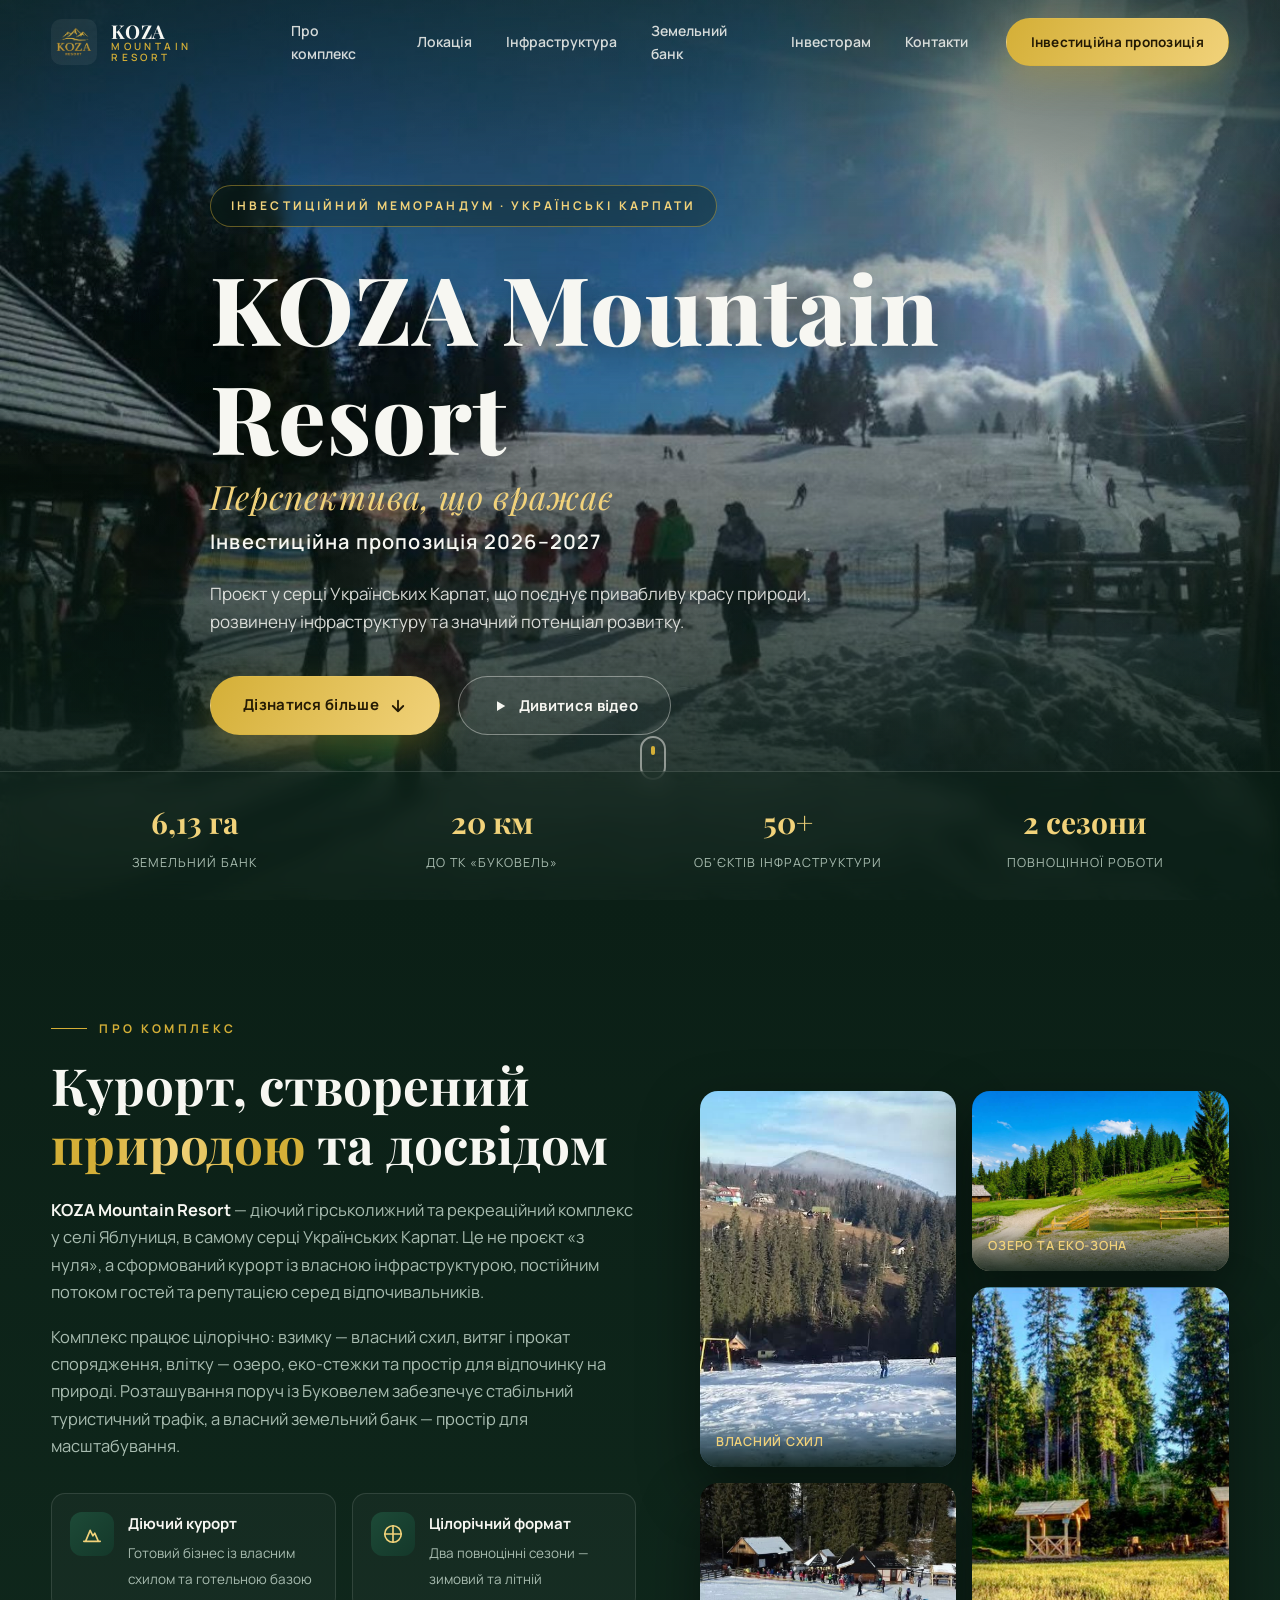
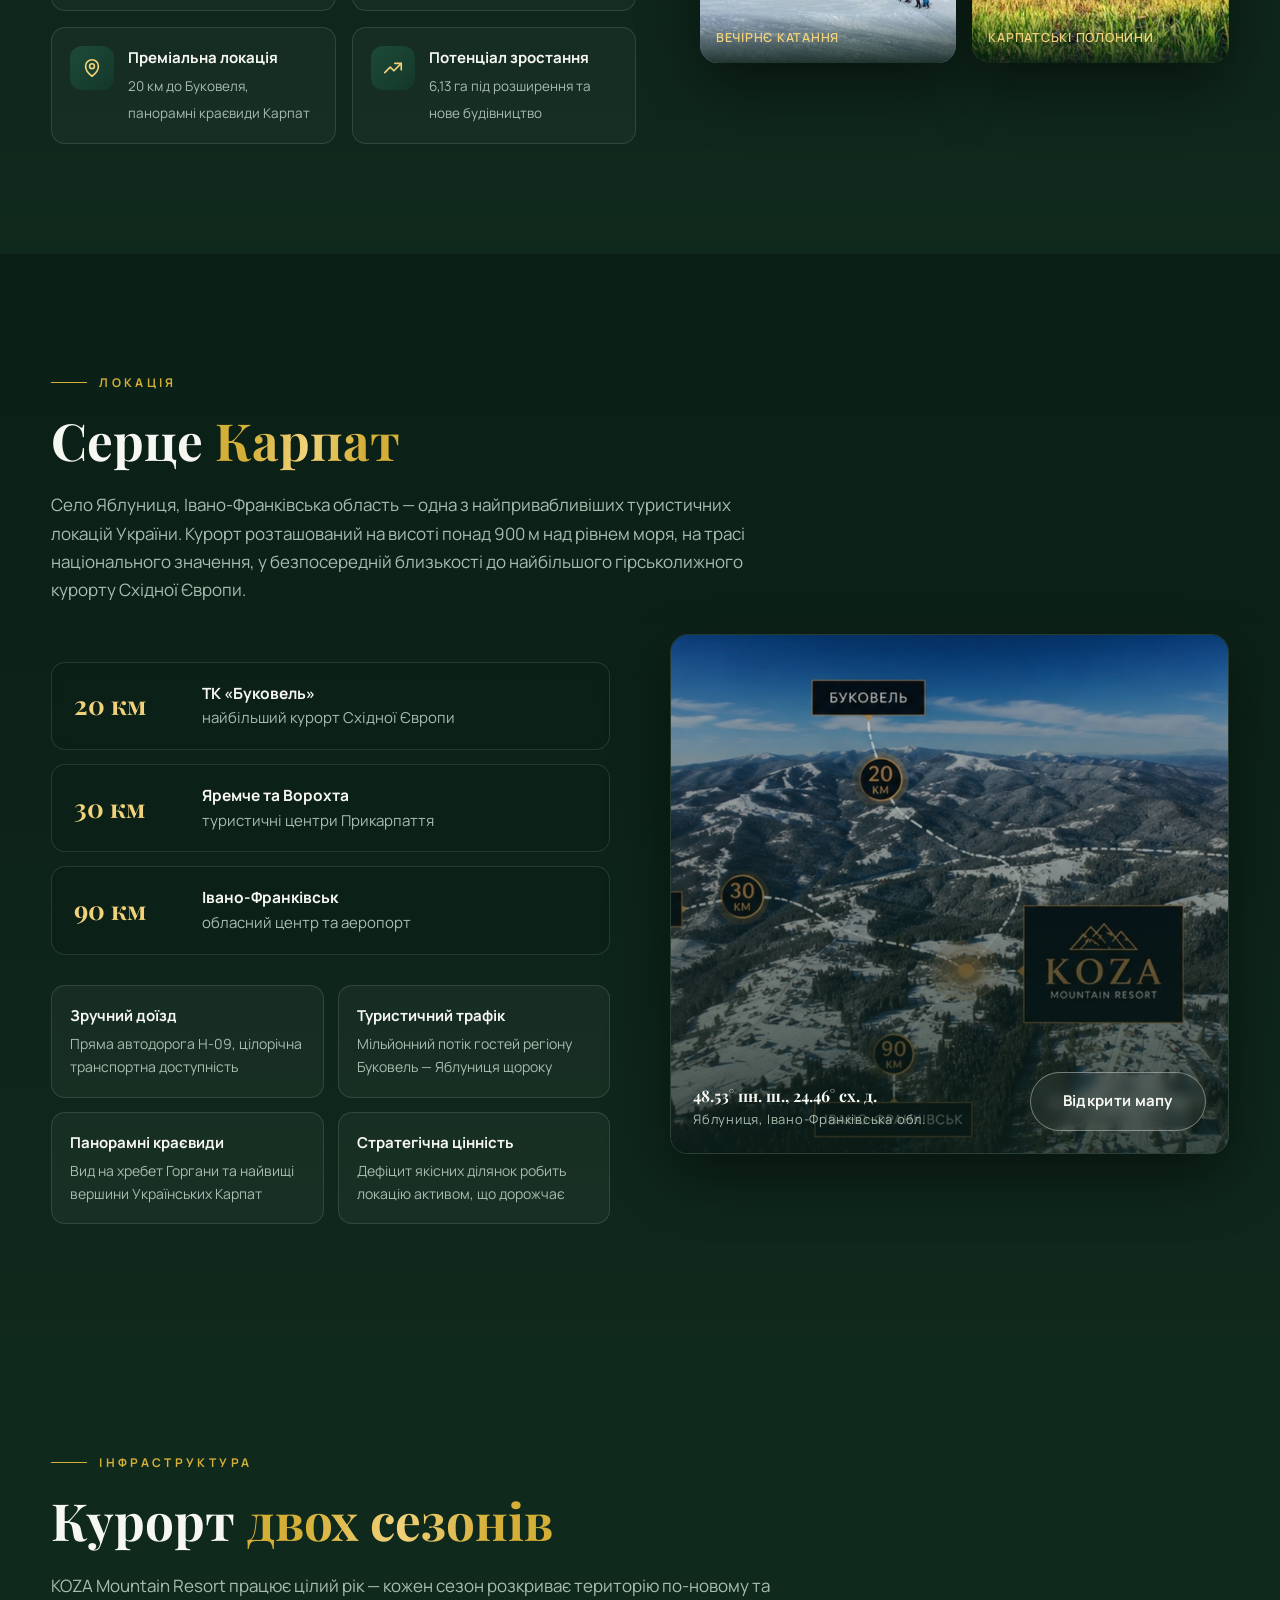
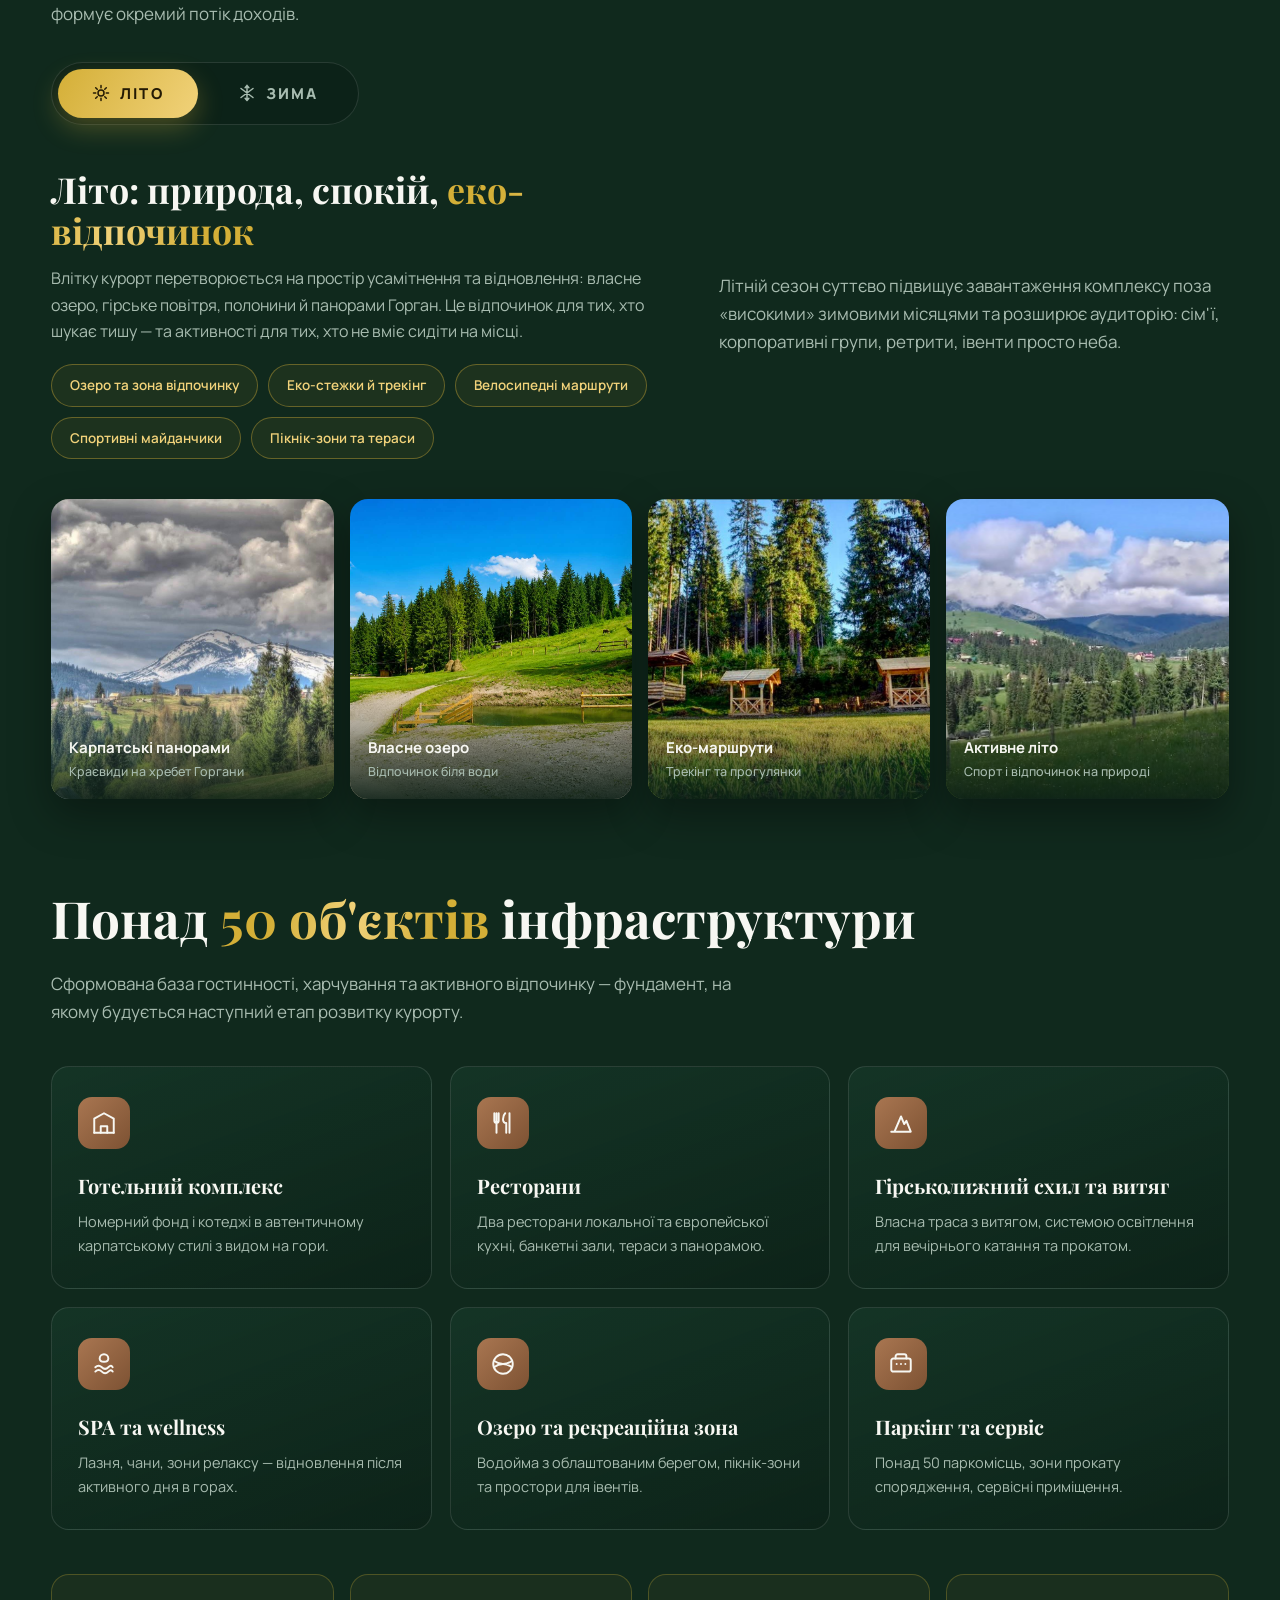
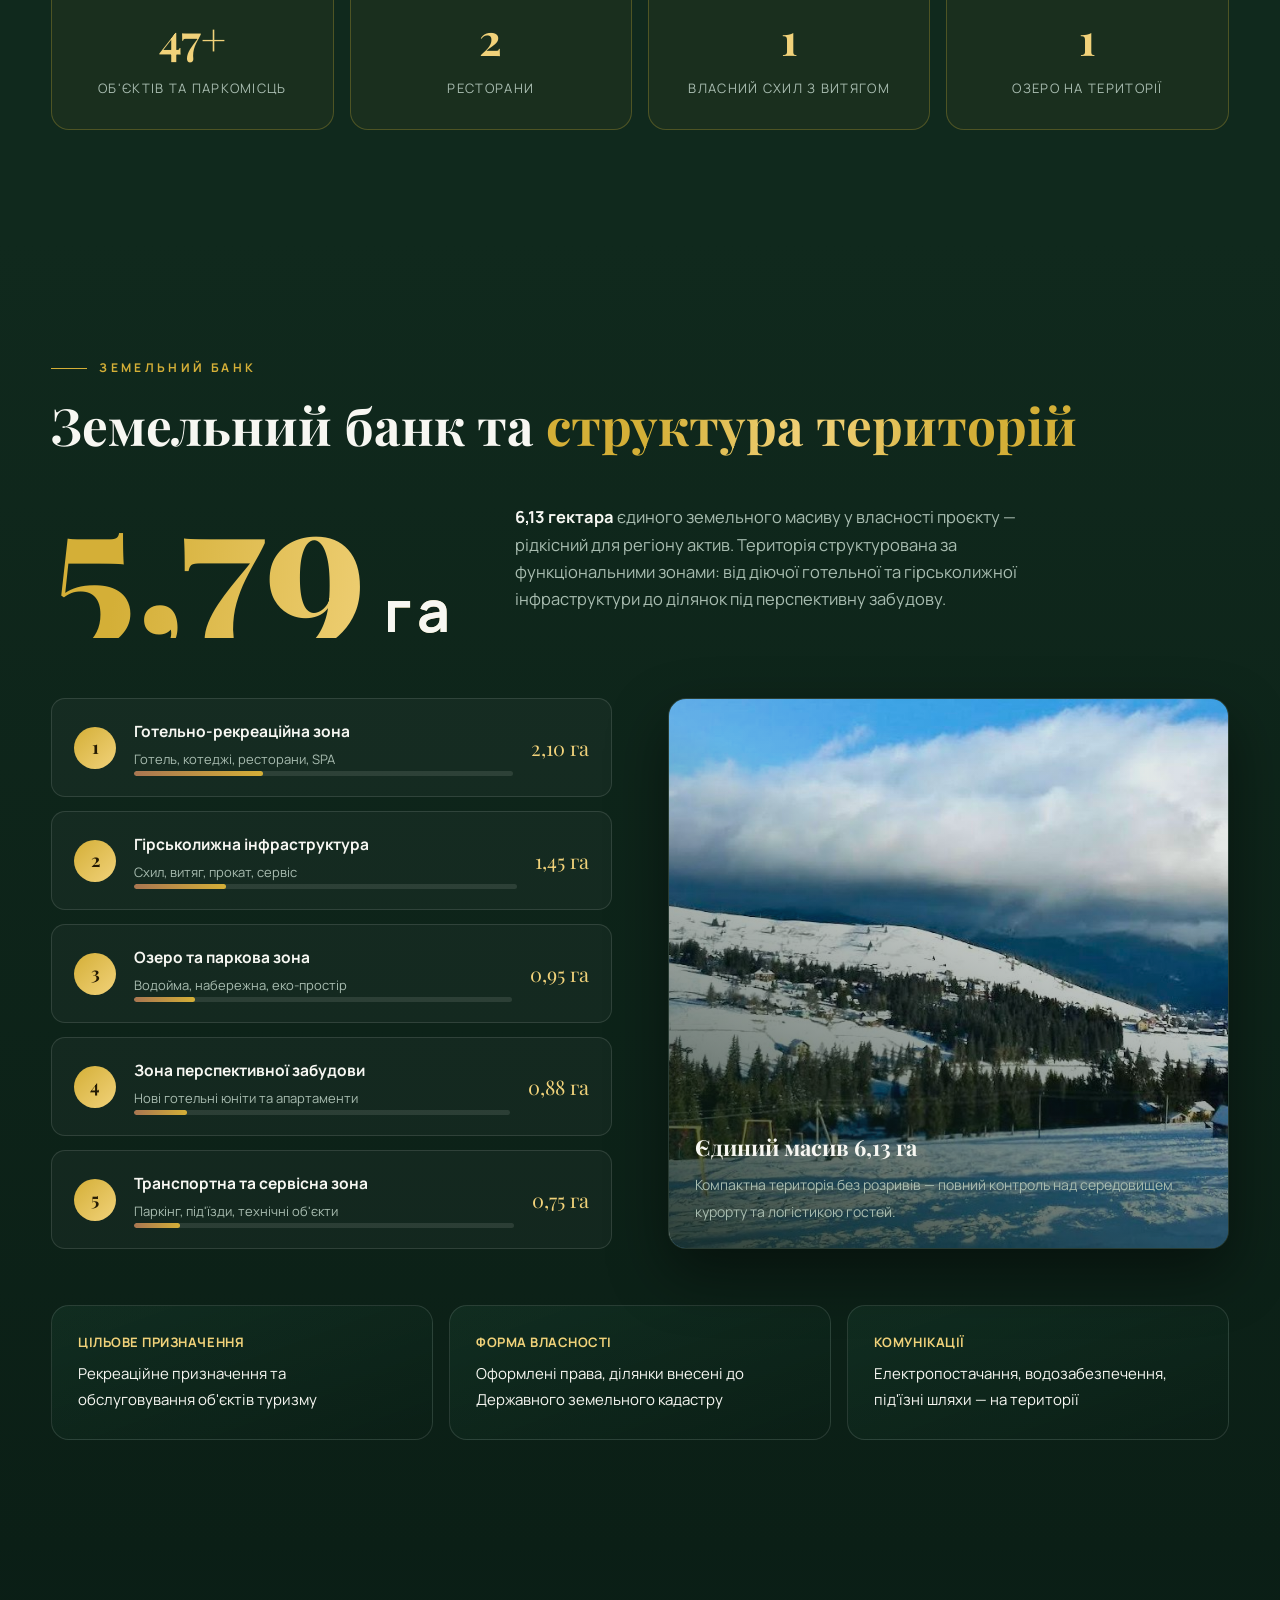
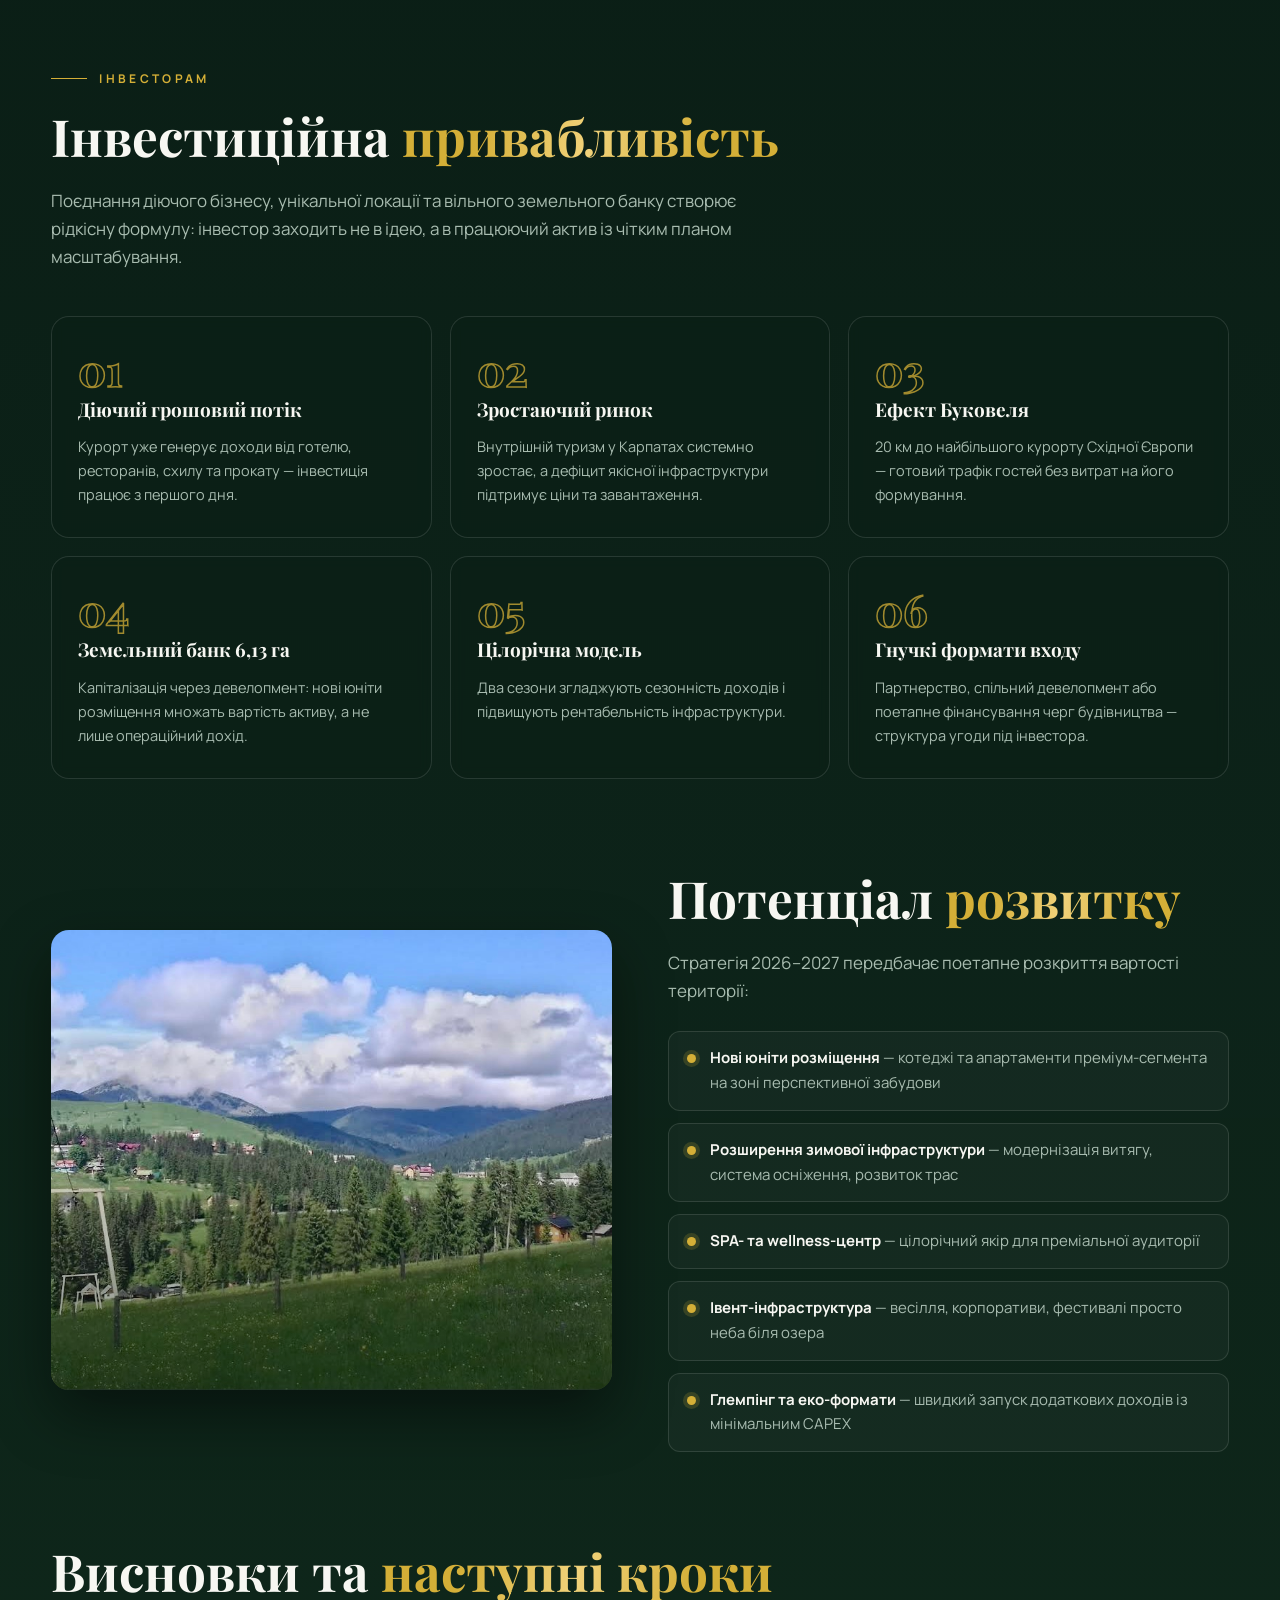
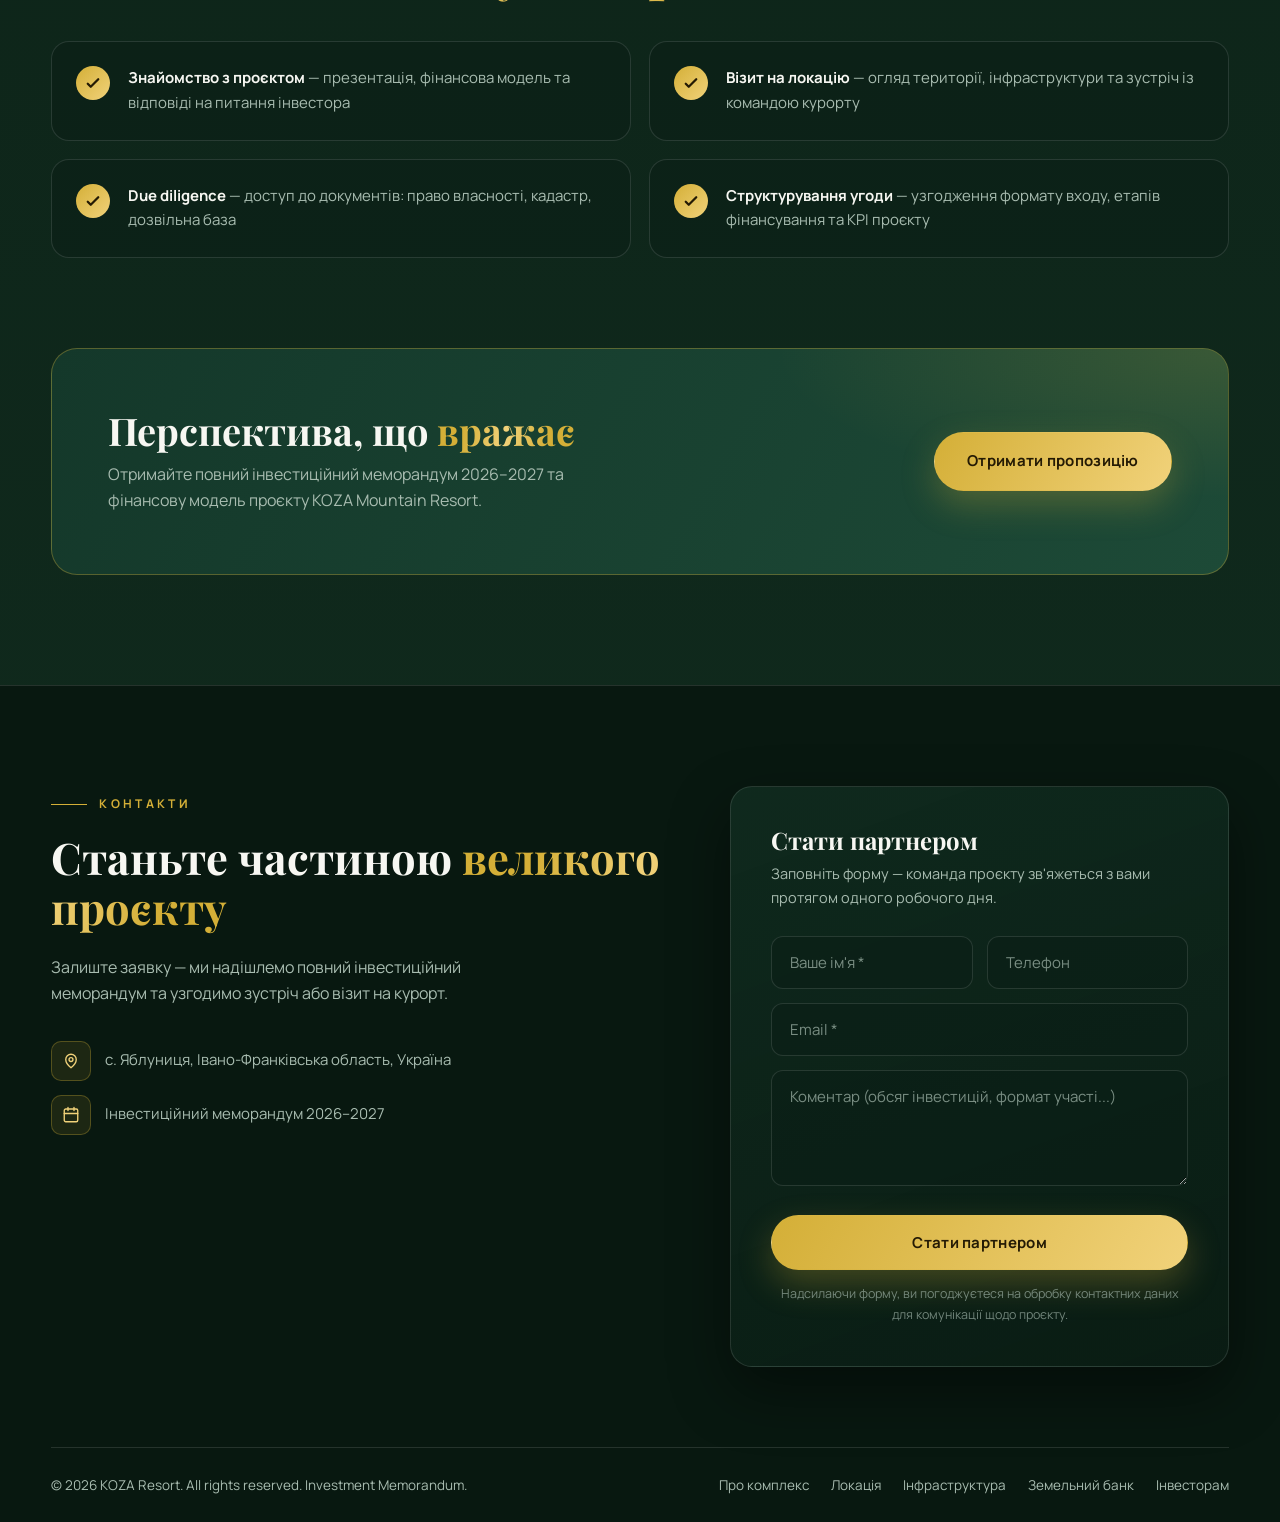
<file: v1/index.html>
<!DOCTYPE html>
<html lang="uk">
<head>
<meta charset="UTF-8">
<meta name="viewport" content="width=device-width, initial-scale=1.0">
<title>KOZA Mountain Resort — Інвестиційна пропозиція 2026–2027</title>
<meta name="description" content="KOZA Mountain Resort — інвестиційний проєкт у серці Українських Карпат (с. Яблуниця). Земельний банк 6,13 га, розвинена інфраструктура, значний потенціал розвитку.">
<link rel="icon" href="img/logo.png" type="image/png">
<link rel="preconnect" href="https://fonts.googleapis.com">
<link rel="preconnect" href="https://fonts.gstatic.com" crossorigin>
<link href="https://fonts.googleapis.com/css2?family=Playfair+Display:ital,wght@0,400;0,600;0,700;0,800;1,400&family=Manrope:wght@300;400;500;600;700;800&display=swap" rel="stylesheet">
<style>
/* ============================================================
   KOZA Mountain Resort — Investment Landing 2026–2027
   Palette: deep forest green / snowy white / wood brown / gold
   ============================================================ */
:root{
  --bg:        #0b1f16;
  --bg-2:      #10291d;
  --forest:    #14382a;
  --forest-2:  #1d4a37;
  --line:      rgba(247,247,242,.12);
  --white:     #f7f7f2;
  --muted:     #a8bcb0;
  --wood:      #a97651;
  --wood-deep: #7d5233;
  --gold:      #d4af37;
  --gold-2:    #f1d27a;
  --shadow:    0 24px 60px rgba(0,0,0,.45);
  --radius:    18px;
  --serif:     "Playfair Display", Georgia, "Times New Roman", serif;
  --sans:      "Manrope", "Segoe UI", system-ui, sans-serif;
  --header-h:  84px;
}
*{margin:0;padding:0;box-sizing:border-box}
html{scroll-behavior:smooth}
body{
  font-family:var(--sans);
  background:var(--bg);
  color:var(--white);
  line-height:1.65;
  overflow-x:hidden;
  -webkit-font-smoothing:antialiased;
}
img{max-width:100%;display:block}
a{color:inherit;text-decoration:none}
ul{list-style:none}
button{font-family:inherit;cursor:pointer}
.container{width:min(1200px,92%);margin-inline:auto}
section{position:relative;padding:110px 0}

/* ---------- Typography ---------- */
.eyebrow{
  display:inline-flex;align-items:center;gap:12px;
  font-size:12px;font-weight:700;letter-spacing:.28em;text-transform:uppercase;
  color:var(--gold);margin-bottom:18px;
}
.eyebrow::before{content:"";width:36px;height:1px;background:var(--gold)}
h1,h2,h3{font-family:var(--serif);font-weight:700;line-height:1.15}
h2{font-size:clamp(30px,4vw,52px);margin-bottom:22px}
.section-lead{max-width:720px;color:var(--muted);font-size:17px}
.gold{background:linear-gradient(100deg,var(--gold) 20%,var(--gold-2) 50%,var(--gold) 80%);
  -webkit-background-clip:text;background-clip:text;-webkit-text-fill-color:transparent}

/* ---------- Buttons ---------- */
.btn{
  display:inline-flex;align-items:center;justify-content:center;gap:10px;
  padding:16px 32px;border-radius:999px;border:1px solid transparent;
  font-weight:700;font-size:15px;letter-spacing:.02em;
  transition:transform .35s ease, box-shadow .35s ease, background .35s ease, color .35s ease, border-color .35s ease;
  white-space:nowrap;
}
.btn:hover{transform:translateY(-3px)}
.btn-gold{
  background:linear-gradient(120deg,var(--gold),var(--gold-2));
  color:#241a04;box-shadow:0 14px 34px rgba(212,175,55,.28);
}
.btn-gold:hover{box-shadow:0 20px 44px rgba(212,175,55,.4)}
.btn-ghost{border-color:rgba(247,247,242,.4);color:var(--white);background:rgba(247,247,242,.04);backdrop-filter:blur(6px)}
.btn-ghost:hover{border-color:var(--gold);color:var(--gold-2)}
.btn .ic{width:18px;height:18px;flex:none}

/* ---------- Reveal on scroll ---------- */
.reveal{opacity:0;transform:translateY(36px);transition:opacity .9s cubic-bezier(.22,.61,.36,1),transform .9s cubic-bezier(.22,.61,.36,1)}
.reveal.d1{transition-delay:.12s}.reveal.d2{transition-delay:.24s}.reveal.d3{transition-delay:.36s}.reveal.d4{transition-delay:.48s}
.reveal.visible{opacity:1;transform:none}
@media (prefers-reduced-motion: reduce){
  .reveal{opacity:1;transform:none;transition:none}
  html{scroll-behavior:auto}
}

/* ============================================================
   HEADER
   ============================================================ */
.header{
  position:fixed;inset:0 0 auto 0;z-index:100;height:var(--header-h);
  display:flex;align-items:center;
  transition:background .45s ease, box-shadow .45s ease, height .45s ease;
}
.header.scrolled{
  height:68px;background:rgba(11,31,22,.9);backdrop-filter:blur(14px);
  box-shadow:0 10px 30px rgba(0,0,0,.35);border-bottom:1px solid var(--line);
}
.header-inner{display:flex;align-items:center;justify-content:space-between;gap:24px}
.brand{display:flex;align-items:center;gap:14px;min-width:0}
.brand img{width:46px;height:46px;object-fit:contain;border-radius:10px;background:rgba(247,247,242,.06);padding:4px}
.brand-name{font-family:var(--serif);font-weight:700;font-size:19px;letter-spacing:.04em;line-height:1.1}
.brand-name small{display:block;font-family:var(--sans);font-weight:600;font-size:10px;letter-spacing:.34em;text-transform:uppercase;color:var(--gold)}
.nav{display:flex;align-items:center;gap:6px}
.nav a{
  padding:10px 14px;font-size:14px;font-weight:600;color:rgba(247,247,242,.85);
  border-radius:8px;position:relative;transition:color .3s;
}
.nav a::after{
  content:"";position:absolute;left:14px;right:14px;bottom:6px;height:1.5px;
  background:var(--gold);transform:scaleX(0);transform-origin:left;transition:transform .35s ease;
}
.nav a:hover{color:var(--gold-2)}
.nav a:hover::after{transform:scaleX(1)}
.header-cta{flex:none}
.header-cta .btn{padding:12px 24px;font-size:13.5px}
.burger{
  display:none;flex-direction:column;gap:5px;background:none;border:0;padding:10px;z-index:120;
}
.burger span{width:26px;height:2px;background:var(--white);border-radius:2px;transition:transform .35s,opacity .35s}
.burger.open span:nth-child(1){transform:translateY(7px) rotate(45deg)}
.burger.open span:nth-child(2){opacity:0}
.burger.open span:nth-child(3){transform:translateY(-7px) rotate(-45deg)}

/* ============================================================
   HERO — video + "clouds" entrance
   ============================================================ */
.hero{
  min-height:100svh;display:flex;align-items:center;padding:0;
  overflow:hidden;isolation:isolate;
}
.hero-video{
  position:absolute;inset:0;width:100%;height:100%;object-fit:cover;z-index:-3;
  transform:scale(1.06);animation:heroZoom 18s ease-out forwards;
}
@keyframes heroZoom{to{transform:scale(1)}}
.hero-tint{
  position:absolute;inset:0;z-index:-2;
  background:
    linear-gradient(180deg,rgba(11,31,22,.55) 0%,rgba(11,31,22,.18) 40%,rgba(11,31,22,.85) 100%),
    radial-gradient(80% 60% at 50% 40%, transparent 40%, rgba(11,31,22,.45) 100%);
}
/* «Рука крізь море хмар» — білі шари хмар, що розходяться при вході */
.clouds{position:absolute;inset:0;z-index:5;pointer-events:none}
.clouds i{
  position:absolute;inset:-20%;
  background:
    radial-gradient(45% 38% at 25% 60%, rgba(255,255,255,.96) 0%, rgba(255,255,255,0) 70%),
    radial-gradient(50% 42% at 75% 45%, rgba(255,255,255,.94) 0%, rgba(255,255,255,0) 70%),
    radial-gradient(60% 50% at 50% 80%, rgba(255,255,255,.9) 0%, rgba(255,255,255,0) 72%);
  filter:blur(10px);
}
.clouds i:nth-child(1){animation:cloudL 3.2s .2s cubic-bezier(.55,.06,.35,1) forwards}
.clouds i:nth-child(2){transform:scale(1.25) rotate(8deg);animation:cloudR 3.6s .1s cubic-bezier(.55,.06,.35,1) forwards}
.clouds i:nth-child(3){transform:scale(1.5);opacity:.85;animation:cloudUp 3.9s cubic-bezier(.55,.06,.35,1) forwards}
@keyframes cloudL{to{transform:translateX(-58%) translateY(-8%) scale(1.2);opacity:0}}
@keyframes cloudR{to{transform:translateX(60%) translateY(6%) scale(1.5) rotate(8deg);opacity:0}}
@keyframes cloudUp{to{transform:translateY(-70%) scale(1.7);opacity:0}}
.hero-content{position:relative;z-index:6;padding:160px 0 140px;max-width:860px}
.hero-kicker{
  display:inline-flex;align-items:center;gap:12px;padding:10px 20px;border-radius:999px;
  border:1px solid rgba(212,175,55,.45);background:rgba(11,31,22,.35);backdrop-filter:blur(8px);
  font-size:12px;font-weight:700;letter-spacing:.26em;text-transform:uppercase;color:var(--gold-2);
  opacity:0;animation:riseIn 1s 1.3s forwards;
}
.hero h1{
  font-size:clamp(44px,7.4vw,96px);font-weight:800;letter-spacing:.01em;margin:26px 0 10px;
  text-shadow:0 8px 40px rgba(0,0,0,.45);
  opacity:0;animation:riseIn 1.1s 1.55s forwards;
}
.hero h1 span{display:block;font-size:clamp(20px,2.6vw,34px);font-weight:400;font-style:italic;color:var(--gold-2);margin-top:6px}
.hero-sub{
  font-size:clamp(16px,1.6vw,20px);font-weight:600;letter-spacing:.06em;color:var(--white);
  opacity:0;animation:riseIn 1s 1.85s forwards;
}
.hero-desc{
  max-width:640px;margin:22px 0 40px;color:rgba(247,247,242,.85);font-size:17px;
  opacity:0;animation:riseIn 1s 2.05s forwards;
}
.hero-actions{display:flex;gap:18px;flex-wrap:wrap;opacity:0;animation:riseIn 1s 2.25s forwards}
@keyframes riseIn{from{opacity:0;transform:translateY(34px)}to{opacity:1;transform:none}}
.hero-stats{
  position:absolute;left:0;right:0;bottom:0;z-index:6;
  border-top:1px solid rgba(247,247,242,.15);background:rgba(11,31,22,.42);backdrop-filter:blur(10px);
}
.hero-stats .container{display:grid;grid-template-columns:repeat(4,1fr);gap:10px;padding-block:20px}
.hstat{text-align:center;padding:6px 10px}
.hstat b{display:block;font-family:var(--serif);font-size:clamp(20px,2.4vw,30px);color:var(--gold-2)}
.hstat span{font-size:12.5px;letter-spacing:.08em;text-transform:uppercase;color:var(--muted)}
.scroll-hint{
  position:absolute;bottom:120px;left:50%;transform:translateX(-50%);z-index:6;
  width:26px;height:44px;border:2px solid rgba(247,247,242,.5);border-radius:14px;
  opacity:0;animation:riseIn 1s 2.6s forwards;
}
.scroll-hint::after{
  content:"";position:absolute;top:8px;left:50%;width:4px;height:9px;margin-left:-2px;
  border-radius:4px;background:var(--gold);animation:wheel 1.8s ease-in-out infinite;
}
@keyframes wheel{0%{transform:translateY(0);opacity:1}70%{transform:translateY(14px);opacity:0}100%{opacity:0}}

/* ============================================================
   ABOUT
   ============================================================ */
.about{background:linear-gradient(180deg,var(--bg) 0%,var(--bg-2) 100%)}
.about-grid{display:grid;grid-template-columns:1.05fr .95fr;gap:64px;align-items:center}
.about-text p{color:var(--muted);margin-bottom:18px;font-size:16.5px}
.about-text p strong{color:var(--white)}
.feature-list{display:grid;grid-template-columns:1fr 1fr;gap:16px;margin-top:34px}
.feature{
  display:flex;gap:14px;align-items:flex-start;padding:18px;border-radius:14px;
  border:1px solid var(--line);background:rgba(247,247,242,.03);
  transition:transform .35s ease,border-color .35s ease,background .35s ease;
}
.feature:hover{transform:translateY(-4px);border-color:rgba(212,175,55,.5);background:rgba(212,175,55,.06)}
.feature .fi{
  flex:none;width:44px;height:44px;border-radius:12px;display:grid;place-items:center;
  background:linear-gradient(135deg,var(--forest-2),var(--forest));color:var(--gold-2);
}
.feature .fi svg{width:22px;height:22px}
.feature b{display:block;font-size:15px;margin-bottom:2px}
.feature span{font-size:13.5px;color:var(--muted)}
.about-mosaic{display:grid;grid-template-columns:1fr 1fr;grid-auto-rows:180px;gap:16px}
.about-mosaic figure{
  position:relative;border-radius:var(--radius);overflow:hidden;box-shadow:var(--shadow);
}
.about-mosaic figure:nth-child(1){grid-column:1;grid-row:1/3}
.about-mosaic figure:nth-child(2){grid-column:2;grid-row:1}
.about-mosaic figure:nth-child(3){grid-column:2;grid-row:2/4}
.about-mosaic figure:nth-child(4){grid-column:1;grid-row:3}
.about-mosaic img{width:100%;height:100%;object-fit:cover;transition:transform 1.2s cubic-bezier(.22,.61,.36,1)}
.about-mosaic figure:hover img{transform:scale(1.08)}
.about-mosaic figcaption{
  position:absolute;left:0;right:0;bottom:0;padding:14px 16px;font-size:12.5px;font-weight:600;letter-spacing:.06em;
  background:linear-gradient(0deg,rgba(11,31,22,.85),transparent);text-transform:uppercase;color:var(--gold-2);
}

/* ============================================================
   LOCATION
   ============================================================ */
.location{
  background:
    linear-gradient(180deg,rgba(11,31,22,.93) 0%,rgba(16,41,29,.96) 100%),
    url("img/img_005.jpg") center/cover fixed no-repeat;
}
.location-grid{display:grid;grid-template-columns:1fr 1fr;gap:60px;align-items:start;margin-top:30px}
.dist-list{display:grid;gap:14px;margin-top:28px}
.dist{
  display:flex;align-items:center;gap:18px;padding:18px 22px;border-radius:14px;
  border:1px solid var(--line);background:rgba(11,31,22,.55);backdrop-filter:blur(6px);
  transition:transform .35s,border-color .35s;
}
.dist:hover{transform:translateX(8px);border-color:rgba(212,175,55,.55)}
.dist b{font-family:var(--serif);font-size:26px;color:var(--gold-2);min-width:110px}
.dist span{color:var(--muted);font-size:15px}
.dist span strong{color:var(--white);display:block;font-size:15.5px}
.loc-points{display:grid;grid-template-columns:1fr 1fr;gap:14px;margin-top:30px}
.loc-point{
  padding:18px;border-radius:14px;border:1px solid var(--line);background:rgba(247,247,242,.04);
  font-size:14px;color:var(--muted);transition:border-color .35s,transform .35s;
}
.loc-point:hover{border-color:rgba(212,175,55,.5);transform:translateY(-4px)}
.loc-point b{display:block;color:var(--white);margin-bottom:4px;font-size:15px}
.map-card{
  position:relative;border-radius:var(--radius);overflow:hidden;box-shadow:var(--shadow);
  border:1px solid var(--line);min-height:520px;
}
.map-card img{position:absolute;inset:0;width:100%;height:100%;object-fit:cover;filter:saturate(.9)}
.map-card::after{content:"";position:absolute;inset:0;background:linear-gradient(180deg,rgba(11,31,22,.15),rgba(11,31,22,.75))}
.map-pin{
  position:absolute;left:50%;top:42%;transform:translate(-50%,-100%);z-index:2;text-align:center;
}
.map-pin .dot{
  width:20px;height:20px;margin-inline:auto;border-radius:50%;
  background:var(--gold);border:4px solid rgba(247,247,242,.9);box-shadow:0 0 0 0 rgba(212,175,55,.55);
  animation:pulse 2.2s infinite;
}
@keyframes pulse{
  0%{box-shadow:0 0 0 0 rgba(212,175,55,.55)}
  70%{box-shadow:0 0 0 26px rgba(212,175,55,0)}
  100%{box-shadow:0 0 0 0 rgba(212,175,55,0)}
}
.map-pin em{
  display:inline-block;margin-top:12px;padding:8px 16px;border-radius:999px;font-style:normal;
  background:rgba(11,31,22,.85);border:1px solid rgba(212,175,55,.5);font-size:13px;font-weight:700;
}
.map-meta{
  position:absolute;left:0;right:0;bottom:0;z-index:2;padding:22px;
  display:flex;align-items:flex-end;justify-content:space-between;gap:16px;flex-wrap:wrap;
}
.map-meta .coords{font-size:13px;color:var(--muted);letter-spacing:.06em}
.map-meta .coords b{display:block;color:var(--white);font-size:16px;font-family:var(--serif);letter-spacing:0}

/* ============================================================
   SEASONS + INFRASTRUCTURE
   ============================================================ */
.seasons{background:var(--bg-2)}
.season-switch{
  display:inline-flex;gap:6px;padding:6px;border-radius:999px;margin:34px 0 44px;
  border:1px solid var(--line);background:rgba(11,31,22,.6);
}
.season-btn{
  padding:14px 34px;border-radius:999px;border:0;background:transparent;color:var(--muted);
  font-size:15px;font-weight:800;letter-spacing:.14em;text-transform:uppercase;
  display:inline-flex;align-items:center;gap:10px;transition:background .4s,color .4s,box-shadow .4s;
}
.season-btn svg{width:18px;height:18px}
.season-btn.active{
  background:linear-gradient(120deg,var(--gold),var(--gold-2));color:#241a04;
  box-shadow:0 10px 26px rgba(212,175,55,.3);
}
.season-panel{display:none;animation:fadeSlide .7s ease}
.season-panel.active{display:block}
@keyframes fadeSlide{from{opacity:0;transform:translateY(24px)}to{opacity:1;transform:none}}
.season-head{display:grid;grid-template-columns:1.1fr .9fr;gap:44px;align-items:center;margin-bottom:40px}
.season-head h3{font-size:clamp(24px,2.8vw,36px);margin-bottom:14px}
.season-head p{color:var(--muted)}
.season-tags{display:flex;flex-wrap:wrap;gap:10px;margin-top:20px}
.season-tags li{
  padding:9px 18px;border-radius:999px;font-size:13.5px;font-weight:600;
  border:1px solid rgba(212,175,55,.4);color:var(--gold-2);background:rgba(212,175,55,.07);
}
.season-gallery{display:grid;grid-template-columns:repeat(4,1fr);gap:16px}
.sg-card{
  position:relative;border-radius:var(--radius);overflow:hidden;height:300px;box-shadow:0 16px 40px rgba(0,0,0,.35);
  transition:transform .45s ease;
}
.sg-card:hover{transform:translateY(-8px)}
.sg-card img{width:100%;height:100%;object-fit:cover;transition:transform 1.2s cubic-bezier(.22,.61,.36,1)}
.sg-card:hover img{transform:scale(1.1)}
.sg-card figcaption{
  position:absolute;inset:auto 0 0 0;padding:44px 18px 16px;font-weight:700;font-size:15px;
  background:linear-gradient(0deg,rgba(11,31,22,.9),transparent);
}
.sg-card figcaption small{display:block;font-weight:500;font-size:12.5px;color:var(--muted);margin-top:2px}
.infra-title{margin-top:90px}
.infra-grid{display:grid;grid-template-columns:repeat(3,1fr);gap:18px;margin-top:40px}
.infra-card{
  padding:30px 26px;border-radius:var(--radius);border:1px solid var(--line);
  background:linear-gradient(160deg,rgba(29,74,55,.35),rgba(11,31,22,.6));
  transition:transform .4s ease,border-color .4s ease,box-shadow .4s ease;position:relative;overflow:hidden;
}
.infra-card::before{
  content:"";position:absolute;inset:0;opacity:0;transition:opacity .5s;
  background:radial-gradient(120% 120% at 100% 0%,rgba(212,175,55,.16),transparent 60%);
}
.infra-card:hover{transform:translateY(-8px);border-color:rgba(212,175,55,.5);box-shadow:var(--shadow)}
.infra-card:hover::before{opacity:1}
.infra-card .ii{
  width:52px;height:52px;border-radius:14px;display:grid;place-items:center;margin-bottom:20px;
  background:linear-gradient(135deg,var(--wood),var(--wood-deep));color:var(--white);
}
.infra-card .ii svg{width:26px;height:26px}
.infra-card h4{font-family:var(--serif);font-size:20px;margin-bottom:8px}
.infra-card p{font-size:14.5px;color:var(--muted)}
.infra-stats{
  display:grid;grid-template-columns:repeat(4,1fr);gap:16px;margin-top:44px;
}
.istat{
  text-align:center;padding:28px 14px;border-radius:var(--radius);
  border:1px solid rgba(212,175,55,.28);background:rgba(212,175,55,.05);
}
.istat b{display:block;font-family:var(--serif);font-size:clamp(28px,3.4vw,44px);color:var(--gold-2)}
.istat span{font-size:13px;letter-spacing:.1em;text-transform:uppercase;color:var(--muted)}

/* ============================================================
   LAND BANK
   ============================================================ */
.land{background:linear-gradient(180deg,var(--bg-2),var(--bg))}
.land-hero{display:grid;grid-template-columns:auto 1fr;gap:60px;align-items:center;margin-bottom:60px}
.land-num{
  font-family:var(--serif);font-weight:800;line-height:.9;
  font-size:clamp(96px,14vw,210px);
  background:linear-gradient(100deg,var(--gold) 10%,var(--gold-2) 45%,#fff8dd 55%,var(--gold) 90%);
  background-size:200% 100%;-webkit-background-clip:text;background-clip:text;-webkit-text-fill-color:transparent;
  animation:shimmer 5s linear infinite;
}
@keyframes shimmer{to{background-position:-200% 0}}
.land-num small{font-size:.32em;-webkit-text-fill-color:var(--white);font-family:var(--sans);font-weight:700;letter-spacing:.1em}
.land-hero p{color:var(--muted);max-width:520px;font-size:16.5px}
.land-hero p strong{color:var(--white)}
.land-grid{display:grid;grid-template-columns:1fr 1fr;gap:56px;align-items:stretch}
.zone-list{display:grid;gap:14px}
.zone{
  display:grid;grid-template-columns:auto 1fr auto;gap:18px;align-items:center;
  padding:20px 22px;border-radius:14px;border:1px solid var(--line);background:rgba(247,247,242,.03);
  transition:transform .35s,border-color .35s,background .35s;
}
.zone:hover{transform:translateX(8px);border-color:rgba(212,175,55,.5);background:rgba(212,175,55,.05)}
.zone .zn{
  width:42px;height:42px;border-radius:50%;display:grid;place-items:center;flex:none;
  font-family:var(--serif);font-weight:700;font-size:18px;color:#241a04;
  background:linear-gradient(135deg,var(--gold),var(--gold-2));
}
.zone b{display:block;font-size:15.5px}
.zone span{font-size:13px;color:var(--muted)}
.zone .zh{font-family:var(--serif);font-size:20px;color:var(--gold-2);white-space:nowrap}
.zone-bar{height:5px;border-radius:3px;background:rgba(247,247,242,.1);grid-column:2/4;overflow:hidden}
.zone-bar i{display:block;height:100%;width:0;border-radius:3px;background:linear-gradient(90deg,var(--wood),var(--gold));transition:width 1.4s cubic-bezier(.22,.61,.36,1)}
.visible .zone-bar i{width:var(--w)}
.land-visual{
  position:relative;border-radius:var(--radius);overflow:hidden;min-height:480px;
  border:1px solid var(--line);box-shadow:var(--shadow);
}
.land-visual img{position:absolute;inset:0;width:100%;height:100%;object-fit:cover}
.land-visual::after{content:"";position:absolute;inset:0;background:linear-gradient(200deg,rgba(11,31,22,.1) 30%,rgba(11,31,22,.85))}
.land-visual figcaption{
  position:absolute;z-index:2;left:26px;right:26px;bottom:24px;
}
.land-visual figcaption b{font-family:var(--serif);font-size:22px;display:block;margin-bottom:6px}
.land-visual figcaption span{color:var(--muted);font-size:14px}
.land-facts{display:grid;grid-template-columns:repeat(3,1fr);gap:16px;margin-top:56px}
.lfact{
  padding:26px;border-radius:var(--radius);border:1px solid var(--line);
  background:linear-gradient(160deg,rgba(29,74,55,.3),rgba(11,31,22,.5));
  transition:transform .35s,border-color .35s;
}
.lfact:hover{transform:translateY(-6px);border-color:rgba(212,175,55,.45)}
.lfact b{display:block;font-size:15.5px;color:var(--gold-2);margin-bottom:6px;letter-spacing:.04em;text-transform:uppercase;font-size:13px}
.lfact span{font-size:15px;color:var(--white)}

/* ============================================================
   INVEST
   ============================================================ */
.invest{
  background:
    linear-gradient(180deg,rgba(11,31,22,.95),rgba(16,41,29,.97)),
    url("img/img_018.jpg") center/cover fixed no-repeat;
}
.why-grid{display:grid;grid-template-columns:repeat(3,1fr);gap:18px;margin-top:44px}
.why-card{
  padding:30px 26px;border-radius:var(--radius);border:1px solid var(--line);
  background:rgba(11,31,22,.55);backdrop-filter:blur(6px);
  transition:transform .4s,border-color .4s,box-shadow .4s;
}
.why-card:hover{transform:translateY(-8px);border-color:rgba(212,175,55,.55);box-shadow:var(--shadow)}
.why-card .wn{
  font-family:var(--serif);font-size:44px;font-weight:700;line-height:1;
  color:transparent;-webkit-text-stroke:1.5px rgba(212,175,55,.75);margin-bottom:16px;
}
.why-card h4{font-family:var(--serif);font-size:19px;margin-bottom:10px}
.why-card p{font-size:14.5px;color:var(--muted)}
.potential{display:grid;grid-template-columns:1fr 1fr;gap:56px;align-items:center;margin-top:90px}
.potential-img{position:relative;border-radius:var(--radius);overflow:hidden;box-shadow:var(--shadow);min-height:460px}
.potential-img img{position:absolute;inset:0;width:100%;height:100%;object-fit:cover}
.potential-img::after{content:"";position:absolute;inset:0;background:linear-gradient(0deg,rgba(11,31,22,.6),transparent 55%)}
.potential ul{display:grid;gap:12px;margin-top:26px}
.potential ul li{
  display:flex;gap:14px;align-items:flex-start;padding:14px 18px;border-radius:12px;
  border:1px solid var(--line);background:rgba(247,247,242,.03);font-size:15px;color:var(--muted);
  transition:transform .3s,border-color .3s;
}
.potential ul li:hover{transform:translateX(6px);border-color:rgba(212,175,55,.5)}
.potential ul li b{color:var(--white)}
.potential ul li::before{
  content:"";flex:none;width:9px;height:9px;margin-top:8px;border-radius:50%;
  background:var(--gold);box-shadow:0 0 0 4px rgba(212,175,55,.18);
}
.steps{margin-top:90px}
.steps-grid{display:grid;grid-template-columns:1fr 1fr;gap:18px;margin-top:40px}
.step{
  display:flex;gap:18px;align-items:flex-start;padding:24px;border-radius:var(--radius);
  border:1px solid var(--line);background:rgba(11,31,22,.55);
  transition:transform .35s,border-color .35s;
}
.step:hover{transform:translateY(-5px);border-color:rgba(212,175,55,.5)}
.step .chk{
  flex:none;width:34px;height:34px;border-radius:50%;display:grid;place-items:center;
  background:linear-gradient(135deg,var(--gold),var(--gold-2));color:#241a04;
}
.step .chk svg{width:18px;height:18px}
.step p{font-size:15px;color:var(--muted)}
.step p b{color:var(--white)}
.invest-banner{
  margin-top:90px;padding:60px 56px;border-radius:26px;position:relative;overflow:hidden;
  background:linear-gradient(120deg,var(--forest) 0%,var(--forest-2) 100%);
  border:1px solid rgba(212,175,55,.35);
  display:flex;align-items:center;justify-content:space-between;gap:32px;flex-wrap:wrap;
}
.invest-banner::before{
  content:"";position:absolute;inset:0;
  background:radial-gradient(70% 120% at 100% 0%,rgba(212,175,55,.16),transparent 55%);
}
.invest-banner h3{font-size:clamp(24px,3vw,38px);position:relative}
.invest-banner p{color:var(--muted);margin-top:8px;position:relative;max-width:520px}
.invest-banner .btn{position:relative}

/* ============================================================
   FOOTER / CONTACTS
   ============================================================ */
.footer{background:#081810;border-top:1px solid var(--line);padding:100px 0 0}
.footer-grid{display:grid;grid-template-columns:1.1fr .9fr;gap:70px;align-items:start}
.footer h2{font-size:clamp(28px,3.4vw,44px)}
.footer .lead{color:var(--muted);max-width:480px;margin-bottom:34px}
.contact-lines{display:grid;gap:14px;margin-top:34px}
.contact-lines a,.contact-lines div{
  display:flex;align-items:center;gap:14px;color:var(--muted);font-size:15px;transition:color .3s;
}
.contact-lines a:hover{color:var(--gold-2)}
.contact-lines .ci{
  width:40px;height:40px;border-radius:10px;display:grid;place-items:center;flex:none;
  background:rgba(212,175,55,.1);border:1px solid rgba(212,175,55,.3);color:var(--gold-2);
}
.contact-lines .ci svg{width:18px;height:18px}
.form-card{
  padding:40px;border-radius:22px;border:1px solid var(--line);
  background:linear-gradient(160deg,rgba(29,74,55,.35),rgba(11,31,22,.6));box-shadow:var(--shadow);
}
.form-card h3{font-size:24px;margin-bottom:8px}
.form-card>p{color:var(--muted);font-size:14.5px;margin-bottom:26px}
.form-row{display:grid;grid-template-columns:1fr 1fr;gap:14px}
.field{margin-bottom:14px}
.field input,.field textarea{
  width:100%;padding:15px 18px;border-radius:12px;font-family:inherit;font-size:15px;color:var(--white);
  background:rgba(11,31,22,.6);border:1px solid var(--line);outline:none;
  transition:border-color .3s,box-shadow .3s;resize:vertical;
}
.field input::placeholder,.field textarea::placeholder{color:rgba(168,188,176,.7)}
.field input:focus,.field textarea:focus{border-color:var(--gold);box-shadow:0 0 0 3px rgba(212,175,55,.15)}
.form-card .btn{width:100%;margin-top:8px}
.form-note{font-size:12.5px;color:rgba(168,188,176,.65);margin-top:14px;text-align:center}
.form-ok{
  display:none;margin-top:16px;padding:14px 18px;border-radius:12px;font-size:14px;
  background:rgba(212,175,55,.12);border:1px solid rgba(212,175,55,.4);color:var(--gold-2);
}
.form-ok.show{display:block;animation:fadeSlide .5s ease}
.footer-bottom{
  margin-top:80px;border-top:1px solid var(--line);padding:26px 0;
  display:flex;align-items:center;justify-content:space-between;gap:18px;flex-wrap:wrap;
}
.footer-bottom p{font-size:13.5px;color:var(--muted)}
.footer-bottom nav{display:flex;gap:22px;flex-wrap:wrap}
.footer-bottom nav a{font-size:13.5px;color:var(--muted);transition:color .3s}
.footer-bottom nav a:hover{color:var(--gold-2)}

/* ============================================================
   VIDEO MODAL
   ============================================================ */
.modal{
  position:fixed;inset:0;z-index:200;display:grid;place-items:center;padding:24px;
  background:rgba(4,12,8,.9);backdrop-filter:blur(10px);
  opacity:0;visibility:hidden;transition:opacity .4s,visibility .4s;
}
.modal.open{opacity:1;visibility:visible}
.modal-box{
  position:relative;width:min(1060px,100%);border-radius:18px;overflow:hidden;
  box-shadow:0 40px 120px rgba(0,0,0,.7);border:1px solid rgba(212,175,55,.3);
  transform:scale(.92);transition:transform .4s cubic-bezier(.22,.61,.36,1);
}
.modal.open .modal-box{transform:scale(1)}
.modal-box video{width:100%;display:block;background:#000;max-height:80vh}
.modal-close{
  position:absolute;top:14px;right:14px;z-index:2;width:44px;height:44px;border-radius:50%;border:0;
  background:rgba(11,31,22,.75);color:var(--white);font-size:20px;line-height:1;
  display:grid;place-items:center;transition:background .3s,transform .3s;
}
.modal-close:hover{background:var(--gold);color:#241a04;transform:rotate(90deg)}

/* ============================================================
   MOBILE NAV + RESPONSIVE
   ============================================================ */
@media (max-width:1024px){
  .nav{display:none}
  .header-cta{display:none}
  .burger{display:flex}
  /* Хедер із backdrop-filter стає containing block для fixed-нащадків,
     тому на час відкритого меню фільтр вимикається (body.menu-open) */
  body.menu-open .header{backdrop-filter:none;background:transparent;box-shadow:none;border-bottom-color:transparent}
  .nav.mobile-open{
    display:flex;position:fixed;inset:0;width:100vw;height:100svh;
    flex-direction:column;justify-content:center;align-items:center;gap:8px;
    background:rgba(8,24,16,.97);z-index:110;
  }
  .nav.mobile-open a{font-size:22px;font-family:var(--serif);padding:14px}
  .nav.mobile-open .btn-nav-cta{
    display:inline-flex;margin-top:24px;background:linear-gradient(120deg,var(--gold),var(--gold-2));
    color:#241a04;border-radius:999px;padding:16px 34px;font-family:var(--sans);font-size:15px;font-weight:700;
  }
  .about-grid,.location-grid,.land-grid,.potential,.footer-grid,.season-head{grid-template-columns:1fr;gap:44px}
  .season-gallery{grid-template-columns:repeat(2,1fr)}
  .infra-grid,.why-grid{grid-template-columns:repeat(2,1fr)}
  .land-hero{grid-template-columns:1fr;gap:22px;text-align:left}
  .location{background-attachment:scroll}
  .invest{background-attachment:scroll}
}
.btn-nav-cta{display:none}
@media (max-width:640px){
  section{padding:80px 0}
  .hero-stats .container{grid-template-columns:repeat(2,1fr)}
  .scroll-hint{display:none}
  .feature-list,.loc-points{grid-template-columns:1fr}
  .season-gallery{grid-template-columns:1fr}
  .sg-card{height:240px}
  .infra-grid,.why-grid,.steps-grid,.land-facts{grid-template-columns:1fr}
  .infra-stats{grid-template-columns:repeat(2,1fr)}
  .form-row{grid-template-columns:1fr}
  .form-card{padding:28px 22px}
  .invest-banner{padding:40px 28px}
  .season-btn{padding:12px 22px;font-size:13px}
  .hero-actions .btn{width:100%}
  .map-card{min-height:420px}
}
</style>
</head>
<body>

<!-- ================= HEADER ================= -->
<header class="header" id="header">
  <div class="container header-inner">
    <a href="#hero" class="brand">
      <img src="img/logo.png" alt="Логотип KOZA Mountain Resort">
      <span class="brand-name">KOZA<small>Mountain Resort</small></span>
    </a>
    <nav class="nav" id="nav">
      <a href="#about">Про комплекс</a>
      <a href="#location">Локація</a>
      <a href="#infrastructure">Інфраструктура</a>
      <a href="#land">Земельний банк</a>
      <a href="#invest">Інвесторам</a>
      <a href="#contacts">Контакти</a>
      <a href="#contacts" class="btn-nav-cta">Інвестиційна пропозиція</a>
    </nav>
    <div class="header-cta">
      <a href="#contacts" class="btn btn-gold">Інвестиційна пропозиція</a>
    </div>
    <button class="burger" id="burger" aria-label="Меню" aria-expanded="false">
      <span></span><span></span><span></span>
    </button>
  </div>
</header>

<!-- ================= HERO ================= -->
<section class="hero" id="hero">
  <video class="hero-video" autoplay muted loop playsinline preload="auto" poster="img/img_001.jpg">
    <source src="video/video_01.mp4" type="video/mp4">
  </video>
  <div class="hero-tint"></div>
  <div class="clouds" aria-hidden="true"><i></i><i></i><i></i></div>

  <div class="container hero-content">
    <span class="hero-kicker">Інвестиційний меморандум · Українські Карпати</span>
    <h1>KOZA Mountain Resort
      <span>Перспектива, що вражає</span>
    </h1>
    <p class="hero-sub">Інвестиційна пропозиція 2026–2027</p>
    <p class="hero-desc">Проєкт у серці Українських Карпат, що поєднує привабливу красу природи, розвинену інфраструктуру та значний потенціал розвитку.</p>
    <div class="hero-actions">
      <a href="#about" class="btn btn-gold">
        Дізнатися більше
        <svg class="ic" viewBox="0 0 24 24" fill="none" stroke="currentColor" stroke-width="2.4" stroke-linecap="round" stroke-linejoin="round"><path d="M12 5v14M5 12l7 7 7-7"/></svg>
      </a>
      <button class="btn btn-ghost" id="openVideo">
        <svg class="ic" viewBox="0 0 24 24" fill="currentColor"><path d="M8 5.5v13l11-6.5z"/></svg>
        Дивитися відео
      </button>
    </div>
  </div>

  <div class="scroll-hint" aria-hidden="true"></div>

  <div class="hero-stats">
    <div class="container">
      <div class="hstat"><b data-count="6.13" data-decimals="2" data-suffix=" га">0 га</b><span>земельний банк</span></div>
      <div class="hstat"><b data-count="20" data-suffix=" км">0 км</b><span>до ТК «Буковель»</span></div>
      <div class="hstat"><b data-count="50" data-suffix="+">0</b><span>об'єктів інфраструктури</span></div>
      <div class="hstat"><b data-count="2" data-suffix=" сезони">0</b><span>повноцінної роботи</span></div>
    </div>
  </div>
</section>

<!-- ================= ABOUT ================= -->
<section class="about" id="about">
  <div class="container">
    <div class="about-grid">
      <div class="about-text">
        <span class="eyebrow reveal">Про комплекс</span>
        <h2 class="reveal">Курорт, створений <span class="gold">природою</span> та&nbsp;досвідом</h2>
        <p class="reveal d1"><strong>KOZA Mountain Resort</strong> — діючий гірськолижний та рекреаційний комплекс у селі Яблуниця, в самому серці Українських Карпат. Це не проєкт «з нуля», а сформований курорт із власною інфраструктурою, постійним потоком гостей та репутацією серед відпочивальників.</p>
        <p class="reveal d2">Комплекс працює цілорічно: взимку — власний схил, витяг і прокат спорядження, влітку — озеро, еко-стежки та простір для відпочинку на природі. Розташування поруч із Буковелем забезпечує стабільний туристичний трафік, а власний земельний банк — простір для масштабування.</p>
        <div class="feature-list">
          <div class="feature reveal d1">
            <span class="fi"><svg viewBox="0 0 24 24" fill="none" stroke="currentColor" stroke-width="1.8" stroke-linecap="round" stroke-linejoin="round"><path d="M3 20h18M5 20l5-12 3 6 2-3 4 9"/></svg></span>
            <div><b>Діючий курорт</b><span>Готовий бізнес із власним схилом та готельною базою</span></div>
          </div>
          <div class="feature reveal d2">
            <span class="fi"><svg viewBox="0 0 24 24" fill="none" stroke="currentColor" stroke-width="1.8" stroke-linecap="round" stroke-linejoin="round"><circle cx="12" cy="12" r="9"/><path d="M12 3v18M3 12h18"/></svg></span>
            <div><b>Цілорічний формат</b><span>Два повноцінні сезони — зимовий та літній</span></div>
          </div>
          <div class="feature reveal d3">
            <span class="fi"><svg viewBox="0 0 24 24" fill="none" stroke="currentColor" stroke-width="1.8" stroke-linecap="round" stroke-linejoin="round"><path d="M12 21s-7-5.4-7-11a7 7 0 0 1 14 0c0 5.6-7 11-7 11z"/><circle cx="12" cy="10" r="2.6"/></svg></span>
            <div><b>Преміальна локація</b><span>20 км до Буковеля, панорамні краєвиди Карпат</span></div>
          </div>
          <div class="feature reveal d4">
            <span class="fi"><svg viewBox="0 0 24 24" fill="none" stroke="currentColor" stroke-width="1.8" stroke-linecap="round" stroke-linejoin="round"><path d="M3 17l6-6 4 4 8-8"/><path d="M14 7h7v7"/></svg></span>
            <div><b>Потенціал зростання</b><span>6,13 га під розширення та нове будівництво</span></div>
          </div>
        </div>
      </div>
      <div class="about-mosaic reveal d2">
        <figure><img src="img/img_020.jpg" alt="Зимовий схил KOZA Mountain Resort" loading="lazy"><figcaption>Власний схил</figcaption></figure>
        <figure><img src="img/img_016.jpg" alt="Озеро на території комплексу влітку" loading="lazy"><figcaption>Озеро та еко-зона</figcaption></figure>
        <figure><img src="img/img_009.jpg" alt="Літні краєвиди Карпат довкола курорту" loading="lazy"><figcaption>Карпатські полонини</figcaption></figure>
        <figure><img src="img/img_033.jpg" alt="Вечірнє катання на освітленому схилі" loading="lazy"><figcaption>Вечірнє катання</figcaption></figure>
      </div>
    </div>
  </div>
</section>

<!-- ================= LOCATION ================= -->
<section class="location" id="location">
  <div class="container">
    <span class="eyebrow reveal">Локація</span>
    <h2 class="reveal">Серце <span class="gold">Карпат</span></h2>
    <p class="section-lead reveal d1">Село Яблуниця, Івано-Франківська область — одна з найпривабливіших туристичних локацій України. Курорт розташований на висоті понад 900 м над рівнем моря, на трасі національного значення, у безпосередній близькості до найбільшого гірськолижного курорту Східної Європи.</p>

    <div class="location-grid">
      <div>
        <div class="dist-list">
          <div class="dist reveal"><b>20 км</b><span><strong>ТК «Буковель»</strong>найбільший курорт Східної Європи</span></div>
          <div class="dist reveal d1"><b>30 км</b><span><strong>Яремче та Ворохта</strong>туристичні центри Прикарпаття</span></div>
          <div class="dist reveal d2"><b>90 км</b><span><strong>Івано-Франківськ</strong>обласний центр та аеропорт</span></div>
        </div>
        <div class="loc-points">
          <div class="loc-point reveal"><b>Зручний доїзд</b>Пряма автодорога Н-09, цілорічна транспортна доступність</div>
          <div class="loc-point reveal d1"><b>Туристичний трафік</b>Мільйонний потік гостей регіону Буковель — Яблуниця щороку</div>
          <div class="loc-point reveal d2"><b>Панорамні краєвиди</b>Вид на хребет Горгани та найвищі вершини Українських Карпат</div>
          <div class="loc-point reveal d3"><b>Стратегічна цінність</b>Дефіцит якісних ділянок робить локацію активом, що дорожчає</div>
        </div>
      </div>
      <figure class="map-card reveal d2">
        <img src="img/loc.png" alt="Мапа відстаней від KOZA Mountain Resort до ключових локацій регіону" loading="lazy">
        <div class="map-meta">
          <div class="coords"><b>48.53° пн. ш., 24.46° сх. д.</b>Яблуниця, Івано-Франківська обл.</div>
          <a class="btn btn-ghost" href="https://www.google.com/maps/search/?api=1&query=%D0%AF%D0%B1%D0%BB%D1%83%D0%BD%D0%B8%D1%86%D1%8F%2C%20%D0%86%D0%B2%D0%B0%D0%BD%D0%BE-%D0%A4%D1%80%D0%B0%D0%BD%D0%BA%D1%96%D0%B2%D1%81%D1%8C%D0%BA%D0%B0%20%D0%BE%D0%B1%D0%BB%D0%B0%D1%81%D1%82%D1%8C" target="_blank" rel="noopener">Відкрити мапу</a>
        </div>
      </figure>
    </div>
  </div>
</section>

<!-- ================= SEASONS + INFRASTRUCTURE ================= -->
<section class="seasons" id="infrastructure">
  <div class="container">
    <span class="eyebrow reveal">Інфраструктура</span>
    <h2 class="reveal">Курорт <span class="gold">двох сезонів</span></h2>
    <p class="section-lead reveal d1">KOZA Mountain Resort працює цілий рік — кожен сезон розкриває територію по-новому та формує окремий потік доходів.</p>

    <div class="season-switch reveal d2" role="tablist" aria-label="Сезони">
      <button class="season-btn active" data-season="summer" role="tab" aria-selected="true">
        <svg viewBox="0 0 24 24" fill="none" stroke="currentColor" stroke-width="2" stroke-linecap="round"><circle cx="12" cy="12" r="4"/><path d="M12 2v3M12 19v3M2 12h3M19 12h3M4.9 4.9l2.1 2.1M17 17l2.1 2.1M19.1 4.9L17 7M7 17l-2.1 2.1"/></svg>
        Літо
      </button>
      <button class="season-btn" data-season="winter" role="tab" aria-selected="false">
        <svg viewBox="0 0 24 24" fill="none" stroke="currentColor" stroke-width="2" stroke-linecap="round"><path d="M12 2v20M4 6l16 12M20 6L4 18M12 2l-2.5 3M12 2l2.5 3M12 22l-2.5-3M12 22l2.5-3"/></svg>
        Зима
      </button>
    </div>

    <!-- ЛІТО -->
    <div class="season-panel active" id="panel-summer" role="tabpanel">
      <div class="season-head">
        <div>
          <h3>Літо: природа, спокій, <span class="gold">еко-відпочинок</span></h3>
          <p>Влітку курорт перетворюється на простір усамітнення та відновлення: власне озеро, гірське повітря, полонини й панорами Горган. Це відпочинок для тих, хто шукає тишу — та активності для тих, хто не вміє сидіти на місці.</p>
          <ul class="season-tags">
            <li>Озеро та зона відпочинку</li>
            <li>Еко-стежки й трекінг</li>
            <li>Велосипедні маршрути</li>
            <li>Спортивні майданчики</li>
            <li>Пікнік-зони та тераси</li>
          </ul>
        </div>
        <p class="section-lead">Літній сезон суттєво підвищує завантаження комплексу поза «високими» зимовими місяцями та розширює аудиторію: сім'ї, корпоративні групи, ретрити, івенти просто неба.</p>
      </div>
      <div class="season-gallery">
        <figure class="sg-card reveal"><img src="img/img_005.jpg" alt="Зелена долина Карпат влітку" loading="lazy"><figcaption>Карпатські панорами<small>Краєвиди на хребет Горгани</small></figcaption></figure>
        <figure class="sg-card reveal d1"><img src="img/img_016.jpg" alt="Озеро на території курорту" loading="lazy"><figcaption>Власне озеро<small>Відпочинок біля води</small></figcaption></figure>
        <figure class="sg-card reveal d2"><img src="img/img_009.jpg" alt="Гірські луки та еко-стежки" loading="lazy"><figcaption>Еко-маршрути<small>Трекінг та прогулянки</small></figcaption></figure>
        <figure class="sg-card reveal d3"><img src="img/img_026.jpg" alt="Літній відпочинок у горах" loading="lazy"><figcaption>Активне літо<small>Спорт і відпочинок на природі</small></figcaption></figure>
      </div>
    </div>

    <!-- ЗИМА -->
    <div class="season-panel" id="panel-winter" role="tabpanel">
      <div class="season-head">
        <div>
          <h3>Зима: активний відпочинок <span class="gold">для всієї родини</span></h3>
          <p>Зимовий сезон — ядро бізнесу курорту. Власний освітлений схил із витягом, прокат спорядження, інструктори та затишна après-ski зона. Ідеальні умови для новачків і сімей — без черг великих курортів.</p>
          <ul class="season-tags">
            <li>Гірськолижні траси</li>
            <li>Сноубординг</li>
            <li>Витяг та система осніження</li>
            <li>Прокат і школа катання</li>
            <li>Вечірнє освітлене катання</li>
          </ul>
        </div>
        <p class="section-lead">Близькість до Буковеля працює на курорт: гості обирають KOZA за атмосферу, доступність і сімейний формат, залишаючись у зоні головного зимового трафіку країни.</p>
      </div>
      <div class="season-gallery">
        <figure class="sg-card reveal"><img src="img/img_001.jpg" alt="Засніжений схил курорту" loading="lazy"><figcaption>Власний схил<small>Траси для всіх рівнів</small></figcaption></figure>
        <figure class="sg-card reveal d1"><img src="img/img_012.jpg" alt="Лижники на трасі" loading="lazy"><figcaption>Лижі та сноуборд<small>Прокат і інструктори</small></figcaption></figure>
        <figure class="sg-card reveal d2"><img src="img/img_020.jpg" alt="Витяг на схилі курорту" loading="lazy"><figcaption>Витяг<small>Комфортний підйом</small></figcaption></figure>
        <figure class="sg-card reveal d3"><img src="img/img_033.jpg" alt="Вечірнє катання під освітленням" loading="lazy"><figcaption>Вечірнє катання<small>Освітлений схил</small></figcaption></figure>
      </div>
    </div>

    <!-- INFRA OBJECTS -->
    <div class="infra-title">
      <h2 class="reveal">Понад <span class="gold">50 об'єктів</span> інфраструктури</h2>
      <p class="section-lead reveal d1">Сформована база гостинності, харчування та активного відпочинку — фундамент, на якому будується наступний етап розвитку курорту.</p>
    </div>
    <div class="infra-grid">
      <div class="infra-card reveal">
        <span class="ii"><svg viewBox="0 0 24 24" fill="none" stroke="currentColor" stroke-width="1.8" stroke-linecap="round" stroke-linejoin="round"><path d="M3 21V8l9-5 9 5v13"/><path d="M9 21v-6h6v6"/><path d="M3 21h18"/></svg></span>
        <h4>Готельний комплекс</h4>
        <p>Номерний фонд і котеджі в автентичному карпатському стилі з видом на гори.</p>
      </div>
      <div class="infra-card reveal d1">
        <span class="ii"><svg viewBox="0 0 24 24" fill="none" stroke="currentColor" stroke-width="1.8" stroke-linecap="round" stroke-linejoin="round"><path d="M4 3v7a2 2 0 0 0 2 2h0a2 2 0 0 0 2-2V3M6 3v18M14 3c-1.5 1.5-2 3.5-2 5.5 0 2 1 3.5 3 3.5v9M18 3v18"/></svg></span>
        <h4>Ресторани</h4>
        <p>Два ресторани локальної та європейської кухні, банкетні зали, тераси з панорамою.</p>
      </div>
      <div class="infra-card reveal d2">
        <span class="ii"><svg viewBox="0 0 24 24" fill="none" stroke="currentColor" stroke-width="1.8" stroke-linecap="round" stroke-linejoin="round"><path d="M3 20h18M6 20l6-14 3 7 2-3 4 10"/></svg></span>
        <h4>Гірськолижний схил та витяг</h4>
        <p>Власна траса з витягом, системою освітлення для вечірнього катання та прокатом.</p>
      </div>
      <div class="infra-card reveal">
        <span class="ii"><svg viewBox="0 0 24 24" fill="none" stroke="currentColor" stroke-width="1.8" stroke-linecap="round" stroke-linejoin="round"><path d="M4 15c2-2 4-2 6 0s4 2 6 0 3-1.5 4 0M4 19c2-2 4-2 6 0s4 2 6 0 3-1.5 4 0M12 3a4 4 0 0 1 4 4c0 2-1.5 3-4 3S8 9 8 7a4 4 0 0 1 4-4z"/></svg></span>
        <h4>SPA та wellness</h4>
        <p>Лазня, чани, зони релаксу — відновлення після активного дня в горах.</p>
      </div>
      <div class="infra-card reveal d1">
        <span class="ii"><svg viewBox="0 0 24 24" fill="none" stroke="currentColor" stroke-width="1.8" stroke-linecap="round" stroke-linejoin="round"><circle cx="12" cy="12" r="9"/><path d="M3.6 9c2.8 2 5.6 3 8.4 3s5.6-1 8.4-3M3.6 15c2.8-2 5.6-3 8.4-3s5.6 1 8.4 3"/></svg></span>
        <h4>Озеро та рекреаційна зона</h4>
        <p>Водойма з облаштованим берегом, пікнік-зони та простори для івентів.</p>
      </div>
      <div class="infra-card reveal d2">
        <span class="ii"><svg viewBox="0 0 24 24" fill="none" stroke="currentColor" stroke-width="1.8" stroke-linecap="round" stroke-linejoin="round"><rect x="3" y="7" width="18" height="12" rx="2"/><path d="M7 7V5a2 2 0 0 1 2-2h6a2 2 0 0 1 2 2v2M8 12h.01M12 12h.01M16 12h.01"/></svg></span>
        <h4>Паркінг та сервіс</h4>
        <p>Понад 50 паркомісць, зони прокату спорядження, сервісні приміщення.</p>
      </div>
    </div>
    <div class="infra-stats reveal d1">
      <div class="istat"><b data-count="50" data-suffix="+">0</b><span>об'єктів та паркомісць</span></div>
      <div class="istat"><b data-count="2">0</b><span>ресторани</span></div>
      <div class="istat"><b data-count="1">0</b><span>власний схил з витягом</span></div>
      <div class="istat"><b data-count="1">0</b><span>озеро на території</span></div>
    </div>
  </div>
</section>

<!-- ================= LAND BANK ================= -->
<section class="land" id="land">
  <div class="container">
    <span class="eyebrow reveal">Земельний банк</span>
    <h2 class="reveal">Земельний банк та <span class="gold">структура територій</span></h2>

    <div class="land-hero">
      <div class="land-num reveal"><span id="bigHa">0,00</span><small> га</small></div>
      <p class="reveal d1"><strong>6,13 гектара</strong> єдиного земельного масиву у власності проєкту — рідкісний для регіону актив. Територія структурована за функціональними зонами: від діючої готельної та гірськолижної інфраструктури до ділянок під перспективну забудову.</p>
    </div>

    <div class="land-grid">
      <div class="zone-list reveal">
        <div class="zone">
          <span class="zn">1</span>
          <div><b>Готельно-рекреаційна зона</b><span>Готель, котеджі, ресторани, SPA</span>
            <div class="zone-bar"><i style="--w:34%"></i></div></div>
          <span class="zh">2,10 га</span>
        </div>
        <div class="zone">
          <span class="zn">2</span>
          <div><b>Гірськолижна інфраструктура</b><span>Схил, витяг, прокат, сервіс</span>
            <div class="zone-bar"><i style="--w:24%"></i></div></div>
          <span class="zh">1,45 га</span>
        </div>
        <div class="zone">
          <span class="zn">3</span>
          <div><b>Озеро та паркова зона</b><span>Водойма, набережна, еко-простір</span>
            <div class="zone-bar"><i style="--w:16%"></i></div></div>
          <span class="zh">0,95 га</span>
        </div>
        <div class="zone">
          <span class="zn">4</span>
          <div><b>Зона перспективної забудови</b><span>Нові готельні юніти та апартаменти</span>
            <div class="zone-bar"><i style="--w:14%"></i></div></div>
          <span class="zh">0,88 га</span>
        </div>
        <div class="zone">
          <span class="zn">5</span>
          <div><b>Транспортна та сервісна зона</b><span>Паркінг, під'їзди, технічні об'єкти</span>
            <div class="zone-bar"><i style="--w:12%"></i></div></div>
          <span class="zh">0,75 га</span>
        </div>
      </div>
      <figure class="land-visual reveal d2">
        <img src="img/img_013.jpg" alt="Територія курорту KOZA Mountain Resort з висоти" loading="lazy">
        <figcaption>
          <b>Єдиний масив 6,13 га</b>
          <span>Компактна територія без розривів — повний контроль над середовищем курорту та логістикою гостей.</span>
        </figcaption>
      </figure>
    </div>

    <div class="land-facts">
      <div class="lfact reveal"><b>Цільове призначення</b><span>Рекреаційне призначення та обслуговування об'єктів туризму</span></div>
      <div class="lfact reveal d1"><b>Форма власності</b><span>Оформлені права, ділянки внесені до Державного земельного кадастру</span></div>
      <div class="lfact reveal d2"><b>Комунікації</b><span>Електропостачання, водозабезпечення, під'їзні шляхи — на території</span></div>
    </div>
  </div>
</section>

<!-- ================= INVEST ================= -->
<section class="invest" id="invest">
  <div class="container">
    <span class="eyebrow reveal">Інвесторам</span>
    <h2 class="reveal">Інвестиційна <span class="gold">привабливість</span></h2>
    <p class="section-lead reveal d1">Поєднання діючого бізнесу, унікальної локації та вільного земельного банку створює рідкісну формулу: інвестор заходить не в ідею, а в працюючий актив із чітким планом масштабування.</p>

    <div class="why-grid">
      <div class="why-card reveal"><span class="wn">01</span><h4>Діючий грошовий потік</h4><p>Курорт уже генерує доходи від готелю, ресторанів, схилу та прокату — інвестиція працює з першого дня.</p></div>
      <div class="why-card reveal d1"><span class="wn">02</span><h4>Зростаючий ринок</h4><p>Внутрішній туризм у Карпатах системно зростає, а дефіцит якісної інфраструктури підтримує ціни та завантаження.</p></div>
      <div class="why-card reveal d2"><span class="wn">03</span><h4>Ефект Буковеля</h4><p>20 км до найбільшого курорту Східної Європи — готовий трафік гостей без витрат на його формування.</p></div>
      <div class="why-card reveal"><span class="wn">04</span><h4>Земельний банк 6,13 га</h4><p>Капіталізація через девелопмент: нові юніти розміщення множать вартість активу, а не лише операційний дохід.</p></div>
      <div class="why-card reveal d1"><span class="wn">05</span><h4>Цілорічна модель</h4><p>Два сезони згладжують сезонність доходів і підвищують рентабельність інфраструктури.</p></div>
      <div class="why-card reveal d2"><span class="wn">06</span><h4>Гнучкі формати входу</h4><p>Партнерство, спільний девелопмент або поетапне фінансування черг будівництва — структура угоди під інвестора.</p></div>
    </div>

    <div class="potential">
      <figure class="potential-img reveal">
        <img src="img/img_026.jpg" alt="Перспектива розвитку території курорту" loading="lazy">
      </figure>
      <div>
        <h2 class="reveal">Потенціал <span class="gold">розвитку</span></h2>
        <p class="section-lead reveal d1">Стратегія 2026–2027 передбачає поетапне розкриття вартості території:</p>
        <ul>
          <li class="reveal"><span><b>Нові юніти розміщення</b> — котеджі та апартаменти преміум-сегмента на зоні перспективної забудови</span></li>
          <li class="reveal d1"><span><b>Розширення зимової інфраструктури</b> — модернізація витягу, система осніження, розвиток трас</span></li>
          <li class="reveal d2"><span><b>SPA- та wellness-центр</b> — цілорічний якір для преміальної аудиторії</span></li>
          <li class="reveal d3"><span><b>Івент-інфраструктура</b> — весілля, корпоративи, фестивалі просто неба біля озера</span></li>
          <li class="reveal d4"><span><b>Глемпінг та еко-формати</b> — швидкий запуск додаткових доходів із мінімальним CAPEX</span></li>
        </ul>
      </div>
    </div>

    <div class="steps">
      <h2 class="reveal">Висновки та <span class="gold">наступні кроки</span></h2>
      <div class="steps-grid">
        <div class="step reveal"><span class="chk"><svg viewBox="0 0 24 24" fill="none" stroke="currentColor" stroke-width="3" stroke-linecap="round" stroke-linejoin="round"><path d="M5 13l4 4L19 7"/></svg></span><p><b>Знайомство з проєктом</b> — презентація, фінансова модель та відповіді на питання інвестора</p></div>
        <div class="step reveal d1"><span class="chk"><svg viewBox="0 0 24 24" fill="none" stroke="currentColor" stroke-width="3" stroke-linecap="round" stroke-linejoin="round"><path d="M5 13l4 4L19 7"/></svg></span><p><b>Візит на локацію</b> — огляд території, інфраструктури та зустріч із командою курорту</p></div>
        <div class="step reveal d2"><span class="chk"><svg viewBox="0 0 24 24" fill="none" stroke="currentColor" stroke-width="3" stroke-linecap="round" stroke-linejoin="round"><path d="M5 13l4 4L19 7"/></svg></span><p><b>Due diligence</b> — доступ до документів: право власності, кадастр, дозвільна база</p></div>
        <div class="step reveal d3"><span class="chk"><svg viewBox="0 0 24 24" fill="none" stroke="currentColor" stroke-width="3" stroke-linecap="round" stroke-linejoin="round"><path d="M5 13l4 4L19 7"/></svg></span><p><b>Структурування угоди</b> — узгодження формату входу, етапів фінансування та KPI проєкту</p></div>
      </div>
    </div>

    <div class="invest-banner reveal">
      <div>
        <h3>Перспектива, що <span class="gold">вражає</span></h3>
        <p>Отримайте повний інвестиційний меморандум 2026–2027 та фінансову модель проєкту KOZA Mountain Resort.</p>
      </div>
      <a href="#contacts" class="btn btn-gold">Отримати пропозицію</a>
    </div>
  </div>
</section>

<!-- ================= FOOTER / CONTACTS ================= -->
<footer class="footer" id="contacts">
  <div class="container">
    <div class="footer-grid">
      <div>
        <span class="eyebrow reveal">Контакти</span>
        <h2 class="reveal">Станьте частиною <span class="gold">великого проєкту</span></h2>
        <p class="lead reveal d1">Залиште заявку — ми надішлемо повний інвестиційний меморандум та узгодимо зустріч або візит на курорт.</p>
        <div class="contact-lines">
          <div class="reveal">
            <span class="ci"><svg viewBox="0 0 24 24" fill="none" stroke="currentColor" stroke-width="1.8" stroke-linecap="round" stroke-linejoin="round"><path d="M12 21s-7-5.4-7-11a7 7 0 0 1 14 0c0 5.6-7 11-7 11z"/><circle cx="12" cy="10" r="2.6"/></svg></span>
            с. Яблуниця, Івано-Франківська область, Україна
          </div>
          <div class="reveal d1">
            <span class="ci"><svg viewBox="0 0 24 24" fill="none" stroke="currentColor" stroke-width="1.8" stroke-linecap="round" stroke-linejoin="round"><rect x="3" y="4" width="18" height="17" rx="2"/><path d="M8 2v4M16 2v4M3 10h18"/></svg></span>
            Інвестиційний меморандум 2026–2027
          </div>
        </div>
      </div>
      <div class="form-card reveal d1">
        <h3>Стати партнером</h3>
        <p>Заповніть форму — команда проєкту зв'яжеться з вами протягом одного робочого дня.</p>
        <form id="partnerForm" novalidate>
          <div class="form-row">
            <div class="field"><input type="text" name="name" placeholder="Ваше ім'я *" required></div>
            <div class="field"><input type="tel" name="phone" placeholder="Телефон"></div>
          </div>
          <div class="field"><input type="email" name="email" placeholder="Email *" required></div>
          <div class="field"><textarea name="message" rows="4" placeholder="Коментар (обсяг інвестицій, формат участі...)"></textarea></div>
          <button type="submit" class="btn btn-gold">Стати партнером</button>
          <p class="form-ok" id="formOk">Дякуємо! Вашу заявку сформовано — надішліть її у вікні поштового клієнта, що відкрилося.</p>
          <p class="form-note">Надсилаючи форму, ви погоджуєтеся на обробку контактних даних для комунікації щодо проєкту.</p>
        </form>
      </div>
    </div>

    <div class="footer-bottom">
      <p>© <span id="year">2026</span> KOZA Resort. All rights reserved. Investment Memorandum.</p>
      <nav>
        <a href="#about">Про комплекс</a>
        <a href="#location">Локація</a>
        <a href="#infrastructure">Інфраструктура</a>
        <a href="#land">Земельний банк</a>
        <a href="#invest">Інвесторам</a>
      </nav>
    </div>
  </div>
</footer>

<!-- ================= VIDEO MODAL ================= -->
<div class="modal" id="videoModal" role="dialog" aria-modal="true" aria-label="Відео про курорт">
  <div class="modal-box">
    <button class="modal-close" id="closeVideo" aria-label="Закрити">✕</button>
    <video id="modalVideo" controls preload="metadata" poster="img/img_001.jpg">
      <source src="video/video_01.mp4" type="video/mp4">
      Ваш браузер не підтримує відтворення відео.
    </video>
  </div>
</div>

<script>
/* ============================================================
   KOZA Mountain Resort — interactions
   ============================================================ */
(function(){
  "use strict";

  /* ---------- Header state ---------- */
  var header = document.getElementById("header");
  var onScroll = function(){
    header.classList.toggle("scrolled", window.scrollY > 40);
  };
  window.addEventListener("scroll", onScroll, {passive:true});
  onScroll();

  /* ---------- Mobile menu ---------- */
  var burger = document.getElementById("burger");
  var nav = document.getElementById("nav");
  burger.addEventListener("click", function(){
    var open = nav.classList.toggle("mobile-open");
    burger.classList.toggle("open", open);
    burger.setAttribute("aria-expanded", open ? "true" : "false");
    document.body.classList.toggle("menu-open", open);
    document.body.style.overflow = open ? "hidden" : "";
  });
  nav.addEventListener("click", function(e){
    if(e.target.tagName === "A" && nav.classList.contains("mobile-open")){
      nav.classList.remove("mobile-open");
      burger.classList.remove("open");
      burger.setAttribute("aria-expanded","false");
      document.body.classList.remove("menu-open");
      document.body.style.overflow = "";
    }
  });

  /* ---------- Reveal on scroll ---------- */
  var revealObserver = new IntersectionObserver(function(entries){
    entries.forEach(function(entry){
      if(entry.isIntersecting){
        entry.target.classList.add("visible");
        revealObserver.unobserve(entry.target);
      }
    });
  }, {threshold: 0.14, rootMargin: "0px 0px -40px 0px"});
  document.querySelectorAll(".reveal, .zone-list").forEach(function(el){
    revealObserver.observe(el);
  });

  /* ---------- Animated counters ---------- */
  function animateCounter(el){
    var target   = parseFloat(el.dataset.count);
    var decimals = parseInt(el.dataset.decimals || "0", 10);
    var suffix   = el.dataset.suffix || "";
    var duration = 1800;
    var start    = null;
    function frame(ts){
      if(!start) start = ts;
      var p = Math.min((ts - start) / duration, 1);
      var eased = 1 - Math.pow(1 - p, 3);
      var val = (target * eased).toFixed(decimals).replace(".", ",");
      el.textContent = val + suffix;
      if(p < 1) requestAnimationFrame(frame);
    }
    requestAnimationFrame(frame);
  }
  var counterObserver = new IntersectionObserver(function(entries){
    entries.forEach(function(entry){
      if(entry.isIntersecting){
        animateCounter(entry.target);
        counterObserver.unobserve(entry.target);
      }
    });
  }, {threshold: 0.6});
  document.querySelectorAll("[data-count]").forEach(function(el){
    counterObserver.observe(el);
  });

  /* Big 6,13 га number */
  var bigHa = document.getElementById("bigHa");
  var bigHaObserver = new IntersectionObserver(function(entries){
    entries.forEach(function(entry){
      if(!entry.isIntersecting) return;
      bigHaObserver.unobserve(entry.target);
      var duration = 2200, start = null;
      function frame(ts){
        if(!start) start = ts;
        var p = Math.min((ts - start) / duration, 1);
        var eased = 1 - Math.pow(1 - p, 4);
        bigHa.textContent = (6.13 * eased).toFixed(2).replace(".", ",");
        if(p < 1) requestAnimationFrame(frame);
      }
      requestAnimationFrame(frame);
    });
  }, {threshold: 0.5});
  bigHaObserver.observe(bigHa);

  /* ---------- Season tabs ---------- */
  var seasonBtns = document.querySelectorAll(".season-btn");
  seasonBtns.forEach(function(btn){
    btn.addEventListener("click", function(){
      seasonBtns.forEach(function(b){
        b.classList.remove("active");
        b.setAttribute("aria-selected","false");
      });
      btn.classList.add("active");
      btn.setAttribute("aria-selected","true");
      document.querySelectorAll(".season-panel").forEach(function(p){
        p.classList.remove("active");
      });
      var panel = document.getElementById("panel-" + btn.dataset.season);
      panel.classList.add("active");
      panel.querySelectorAll(".reveal").forEach(function(el){
        el.classList.add("visible");
      });
    });
  });

  /* ---------- Video modal ---------- */
  var modal      = document.getElementById("videoModal");
  var modalVideo = document.getElementById("modalVideo");
  var heroVideo  = document.querySelector(".hero-video");
  function openModal(){
    modal.classList.add("open");
    document.body.style.overflow = "hidden";
    if(heroVideo) heroVideo.pause();
    modalVideo.currentTime = 0;
    modalVideo.muted = false;
    var p = modalVideo.play();
    if(p && p.catch) p.catch(function(){});
  }
  function closeModal(){
    modal.classList.remove("open");
    document.body.style.overflow = "";
    modalVideo.pause();
    if(heroVideo){
      var p = heroVideo.play();
      if(p && p.catch) p.catch(function(){});
    }
  }
  document.getElementById("openVideo").addEventListener("click", openModal);
  document.getElementById("closeVideo").addEventListener("click", closeModal);
  modal.addEventListener("click", function(e){ if(e.target === modal) closeModal(); });
  document.addEventListener("keydown", function(e){
    if(e.key === "Escape" && modal.classList.contains("open")) closeModal();
  });

  /* ---------- Smooth anchors with header offset ---------- */
  document.querySelectorAll('a[href^="#"]').forEach(function(link){
    link.addEventListener("click", function(e){
      var id = link.getAttribute("href");
      if(id.length < 2) return;
      var target = document.querySelector(id);
      if(!target) return;
      e.preventDefault();
      var top = target.getBoundingClientRect().top + window.scrollY - 70;
      window.scrollTo({top: top, behavior: "smooth"});
    });
  });

  /* ---------- Partner form (mailto handoff) ---------- */
  document.getElementById("partnerForm").addEventListener("submit", function(e){
    e.preventDefault();
    var f = e.target;
    if(!f.name.value.trim() || !f.email.value.trim()){
      f.name.reportValidity();
      f.email.reportValidity();
      return;
    }
    var body =
      "Ім'я: "    + f.name.value.trim()  + "%0D%0A" +
      "Email: "   + f.email.value.trim() + "%0D%0A" +
      "Телефон: " + (f.phone.value.trim() || "—") + "%0D%0A%0D%0A" +
      encodeURIComponent(f.message.value.trim());
    window.location.href =
      "mailto:marketing@simbioz.ua" +
      "?subject=" + encodeURIComponent("KOZA Mountain Resort — заявка партнера") +
      "&body=" + body;
    document.getElementById("formOk").classList.add("show");
  });

  /* ---------- Year ---------- */
  document.getElementById("year").textContent = new Date().getFullYear();
})();
</script>
</body>
</html>
</file>
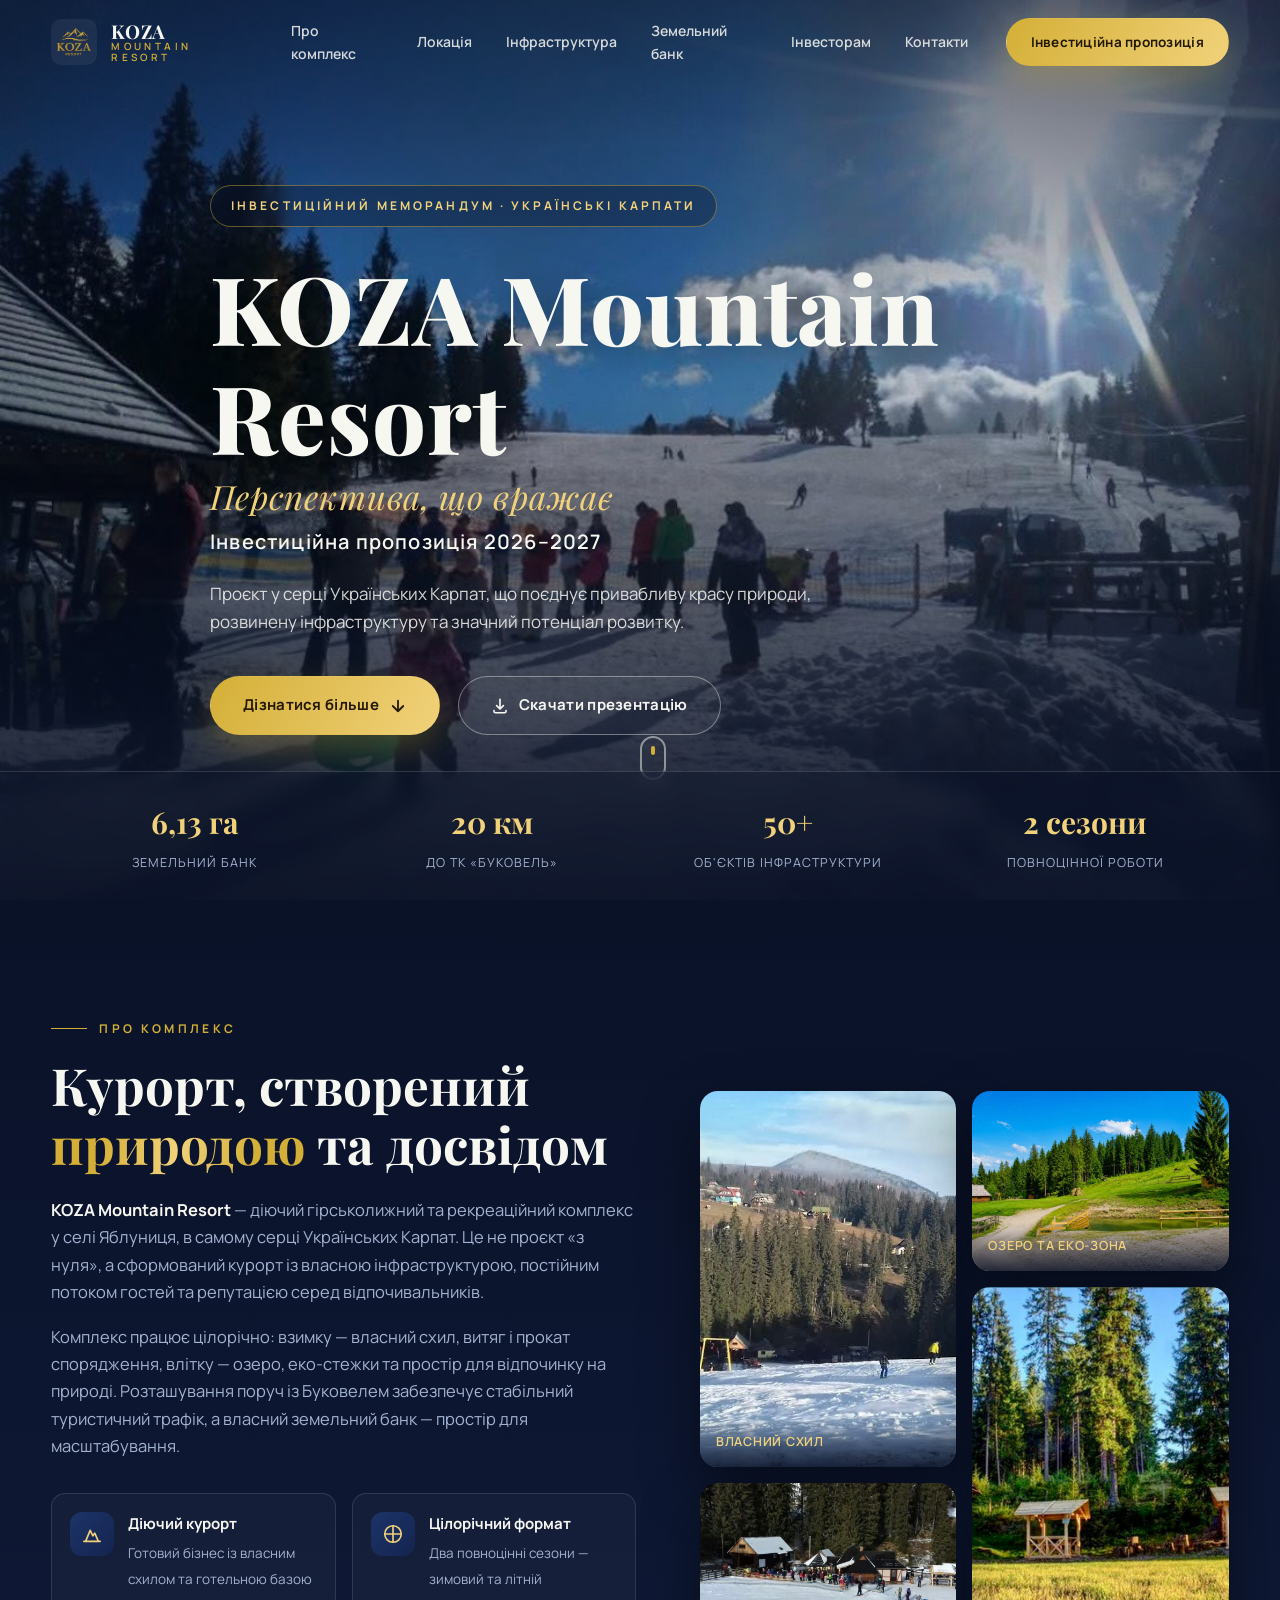
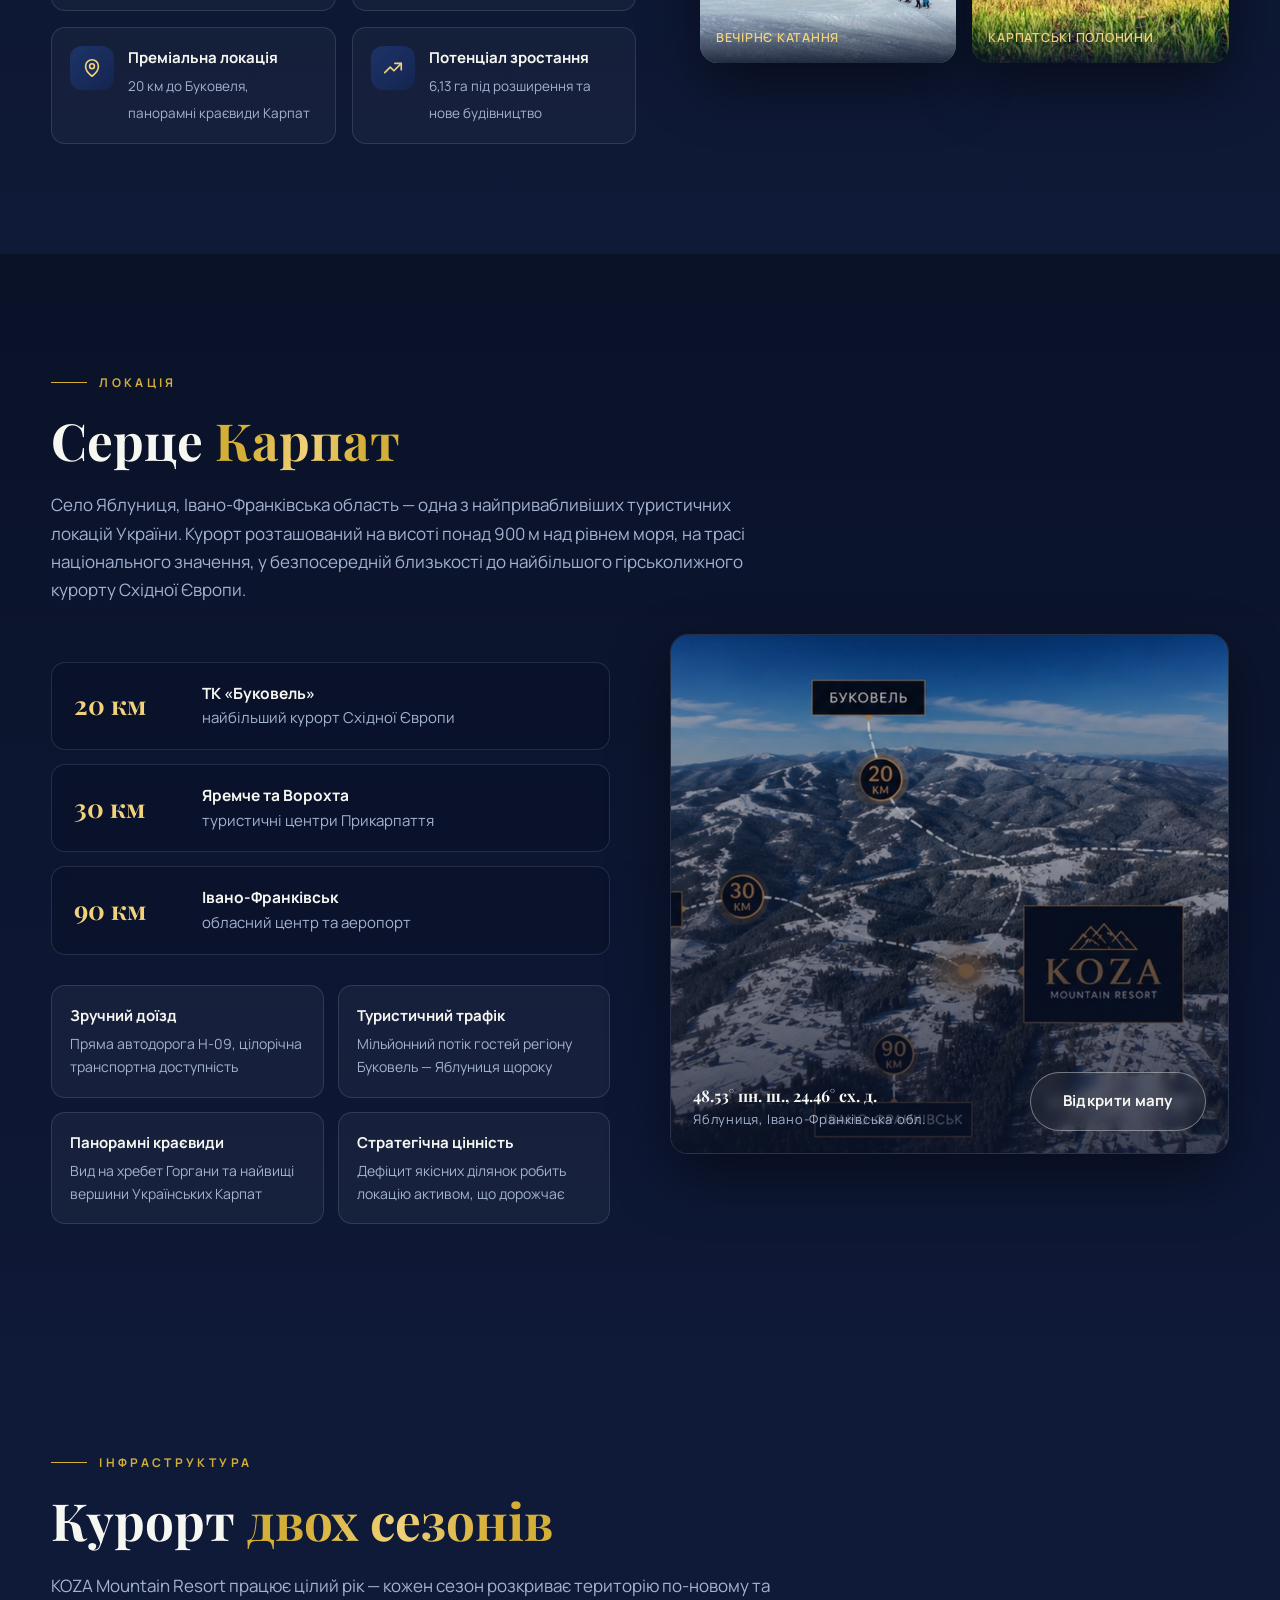
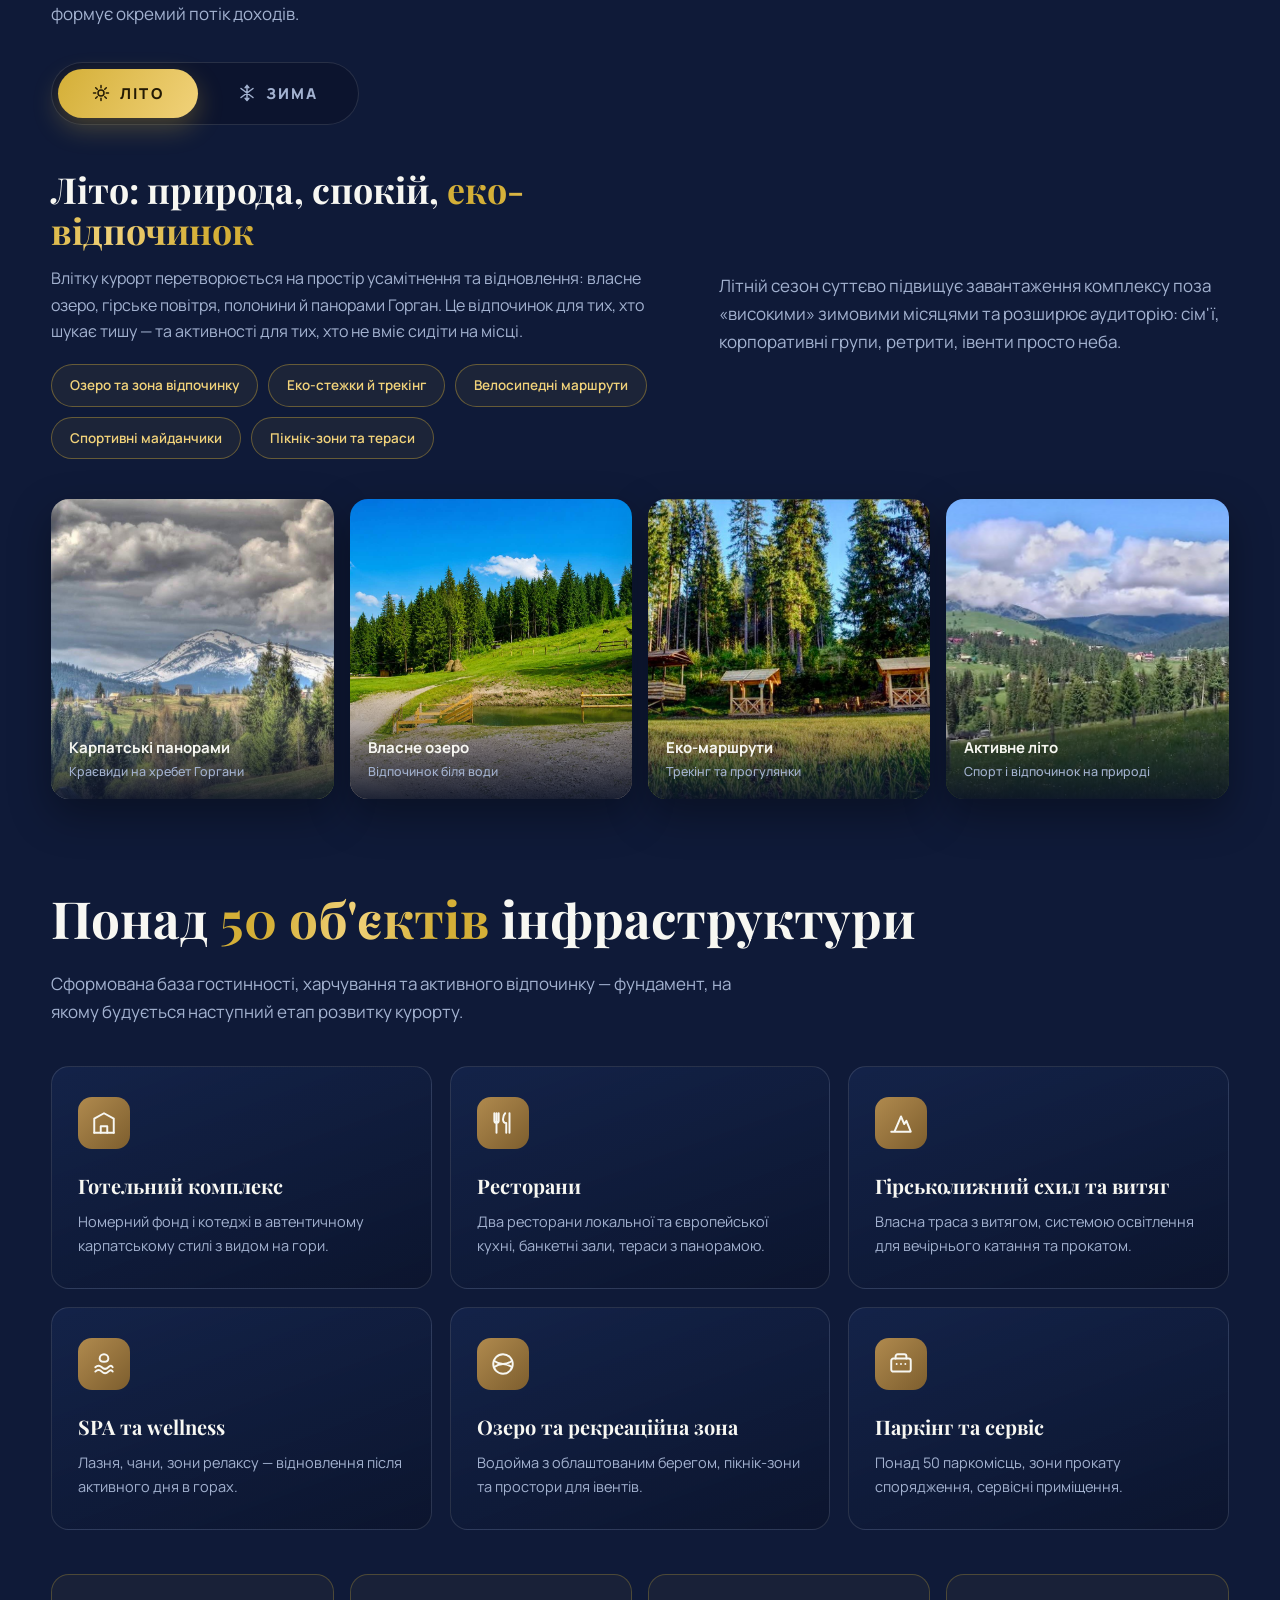
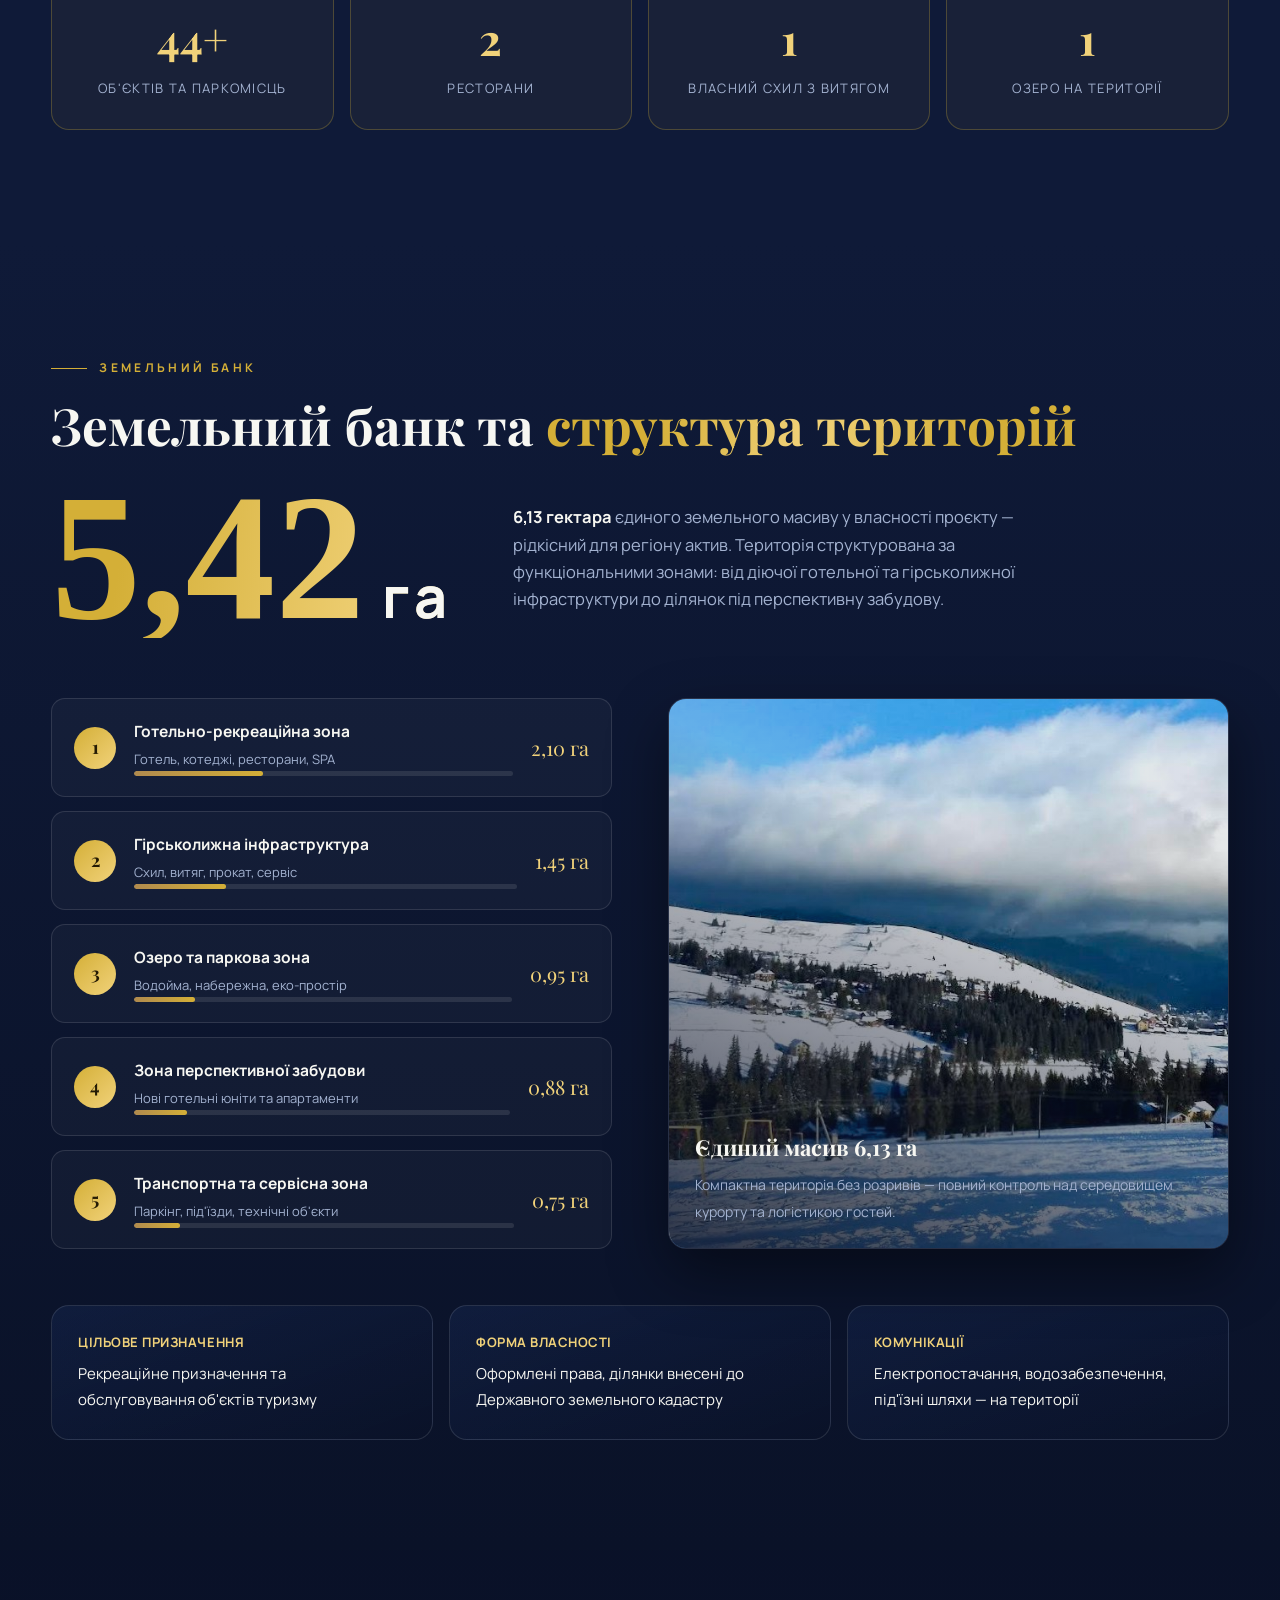
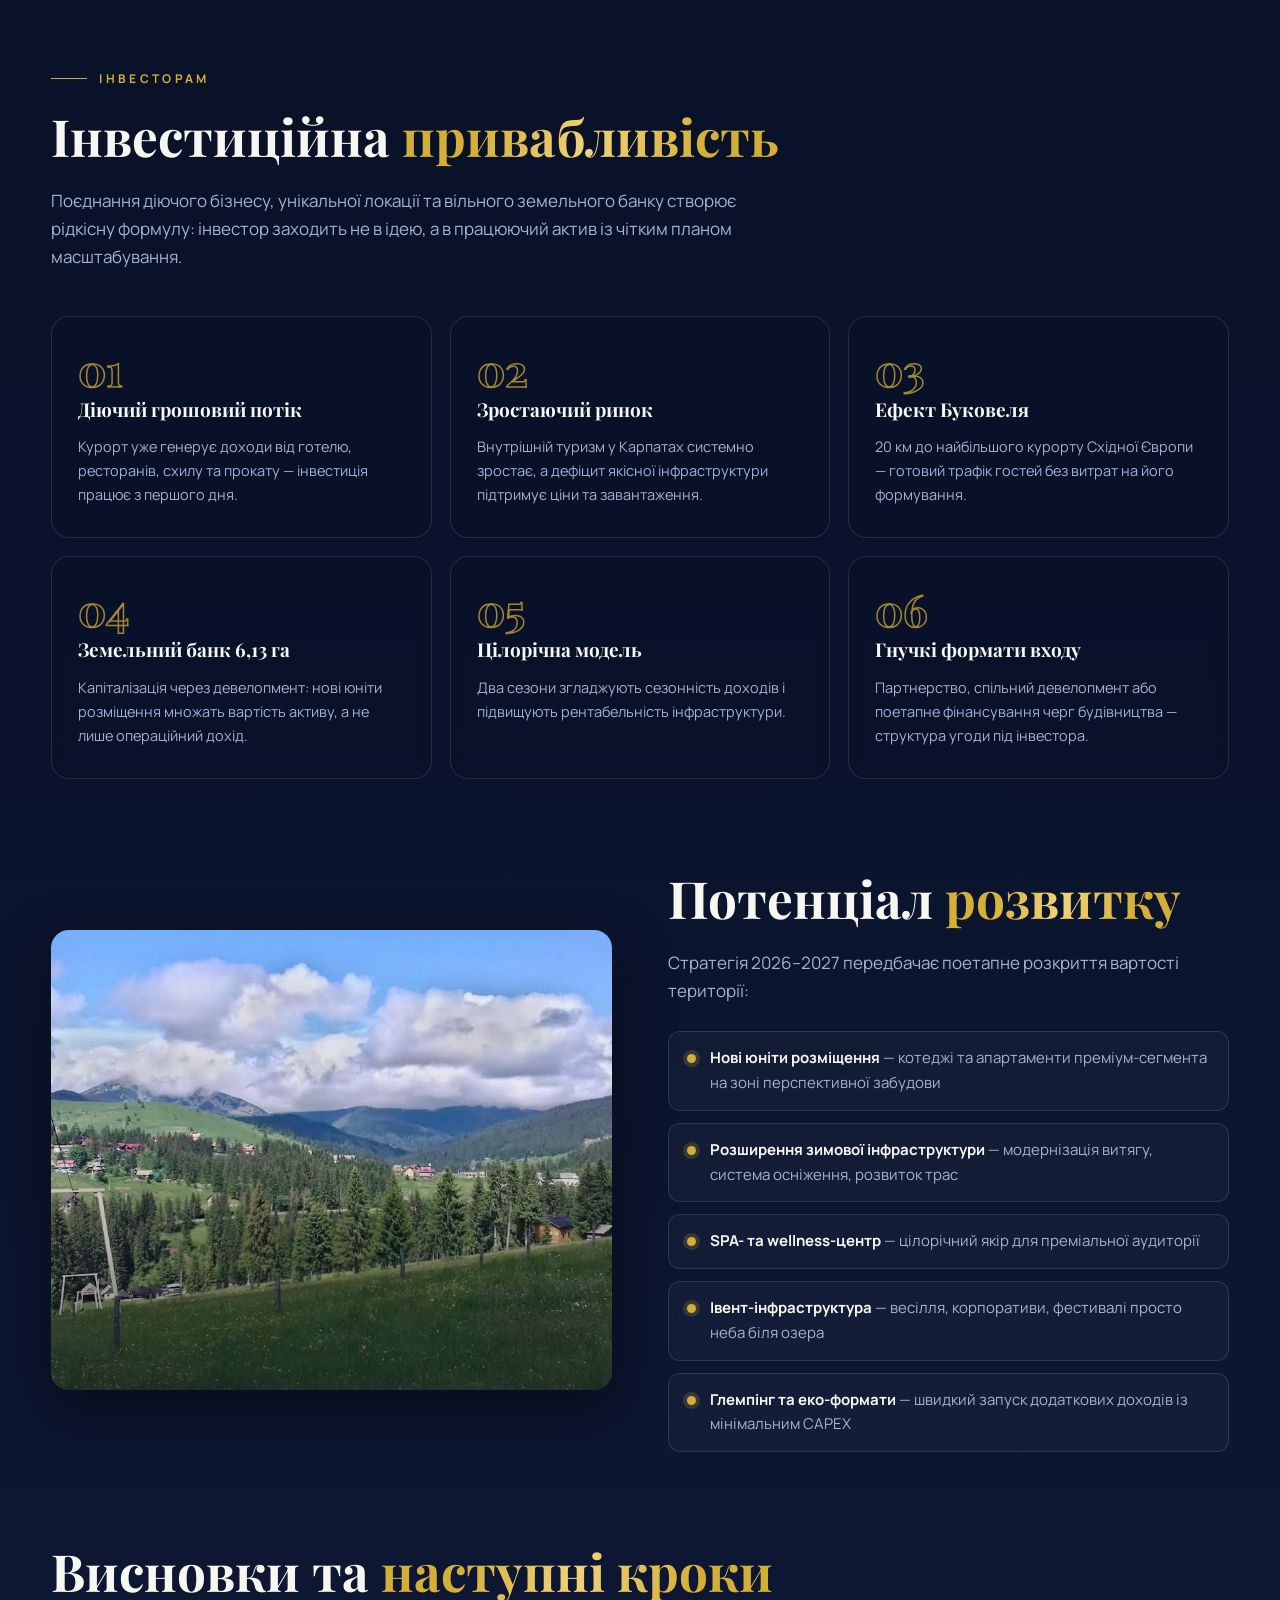
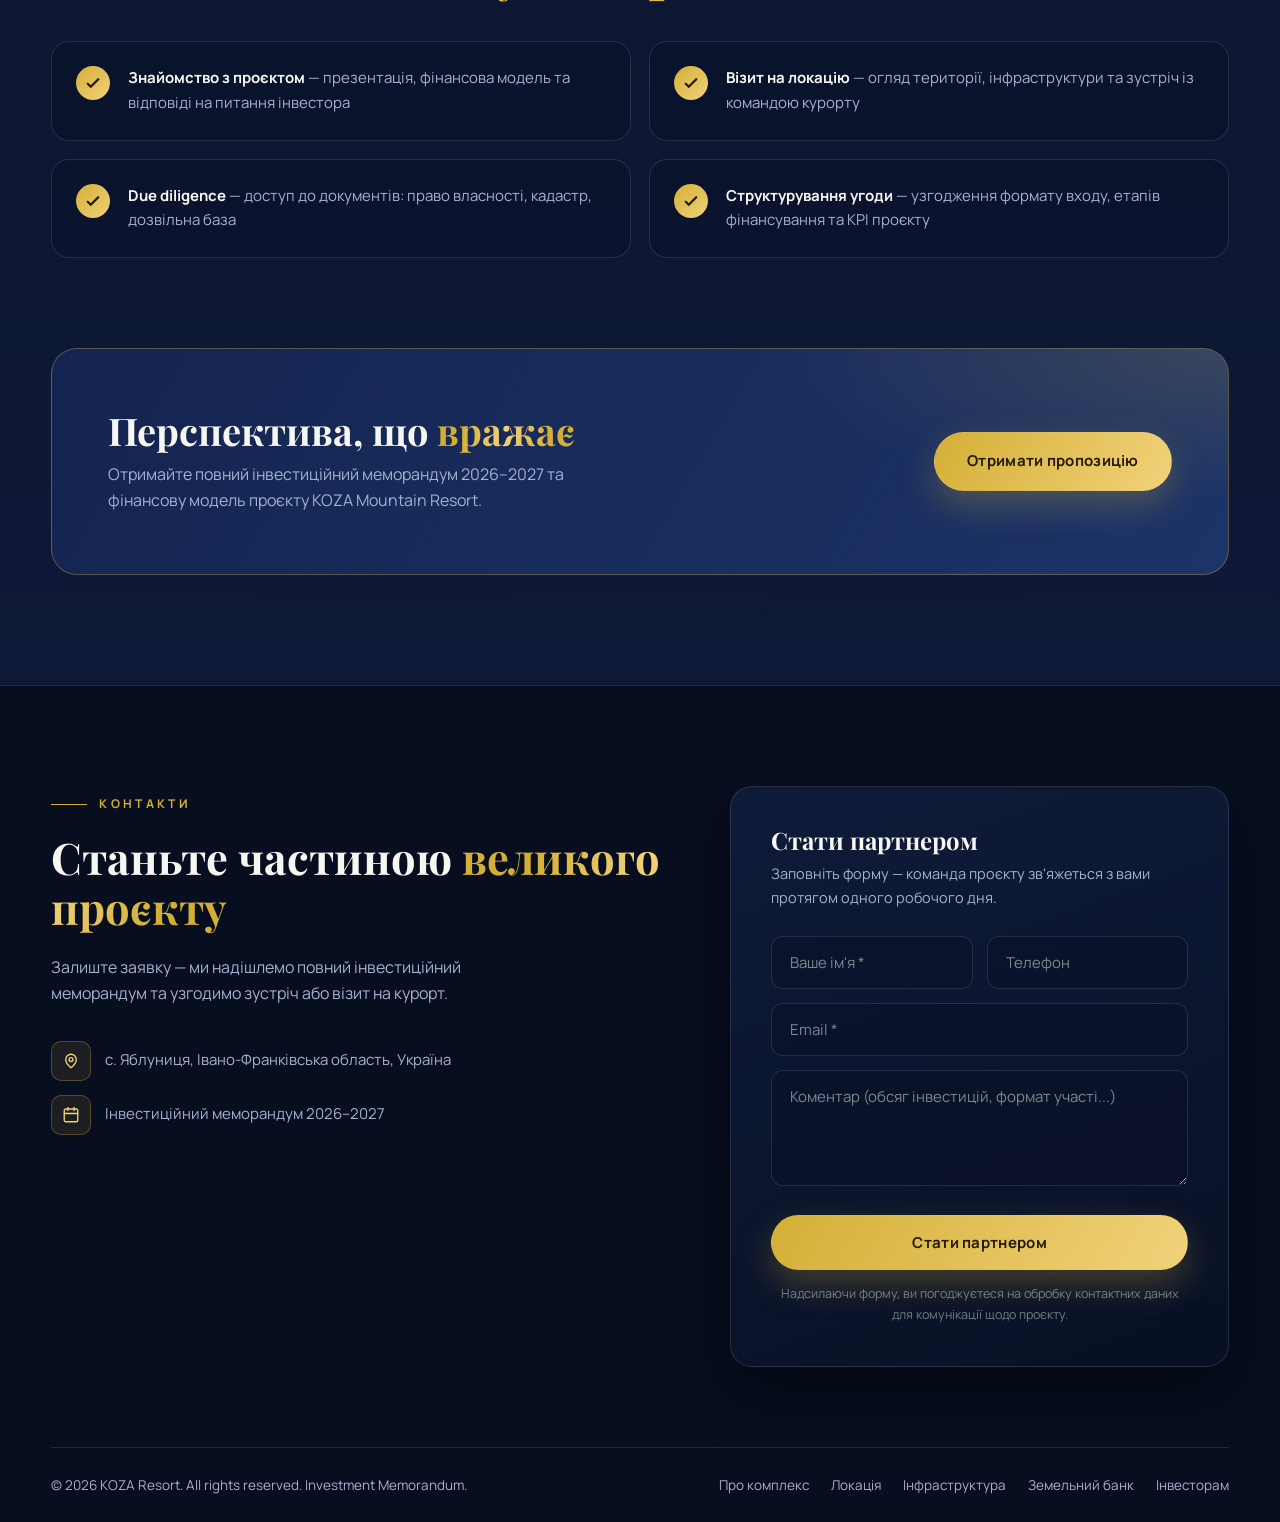
<file: v2/index.html>
<!DOCTYPE html>
<html lang="uk">
<head>
<meta charset="UTF-8">
<meta name="viewport" content="width=device-width, initial-scale=1.0">
<title>KOZA Mountain Resort — Інвестиційна пропозиція 2026–2027</title>
<meta name="description" content="KOZA Mountain Resort — інвестиційний проєкт у серці Українських Карпат (с. Яблуниця). Земельний банк 6,13 га, розвинена інфраструктура, значний потенціал розвитку.">
<link rel="icon" href="img/logo.png" type="image/png">
<link rel="preconnect" href="https://fonts.googleapis.com">
<link rel="preconnect" href="https://fonts.gstatic.com" crossorigin>
<link href="https://fonts.googleapis.com/css2?family=Playfair+Display:ital,wght@0,400;0,600;0,700;0,800;1,400&family=Manrope:wght@300;400;500;600;700;800&display=swap" rel="stylesheet">
<style>
/* ============================================================
   KOZA Mountain Resort — Investment Landing 2026–2027
   Palette: midnight navy / snowy white / bronze / gold
   ============================================================ */
:root{
  --bg:        #0a1228;
  --bg-2:      #0f1a38;
  --forest:    #142450;
  --forest-2:  #1d3468;
  --line:      rgba(247,247,242,.12);
  --white:     #f7f7f2;
  --muted:     #a3b2d0;
  --wood:      #b08a4e;
  --wood-deep: #7d5e2e;
  --gold:      #d4af37;
  --gold-2:    #f1d27a;
  --shadow:    0 24px 60px rgba(0,0,0,.45);
  --radius:    18px;
  --serif:     "Playfair Display", Georgia, "Times New Roman", serif;
  --sans:      "Manrope", "Segoe UI", system-ui, sans-serif;
  --header-h:  84px;
}
*{margin:0;padding:0;box-sizing:border-box}
html{scroll-behavior:smooth}
body{
  font-family:var(--sans);
  background:var(--bg);
  color:var(--white);
  line-height:1.65;
  overflow-x:hidden;
  -webkit-font-smoothing:antialiased;
}
img{max-width:100%;display:block}
a{color:inherit;text-decoration:none}
ul{list-style:none}
button{font-family:inherit;cursor:pointer}
.container{width:min(1200px,92%);margin-inline:auto}
section{position:relative;padding:110px 0}

/* ---------- Typography ---------- */
.eyebrow{
  display:inline-flex;align-items:center;gap:12px;
  font-size:12px;font-weight:700;letter-spacing:.28em;text-transform:uppercase;
  color:var(--gold);margin-bottom:18px;
}
.eyebrow::before{content:"";width:36px;height:1px;background:var(--gold)}
h1,h2,h3{font-family:var(--serif);font-weight:700;line-height:1.15}
h2{font-size:clamp(30px,4vw,52px);margin-bottom:22px}
.section-lead{max-width:720px;color:var(--muted);font-size:17px}
.gold{background:linear-gradient(100deg,var(--gold) 20%,var(--gold-2) 50%,var(--gold) 80%);
  -webkit-background-clip:text;background-clip:text;-webkit-text-fill-color:transparent}

/* ---------- Buttons ---------- */
.btn{
  display:inline-flex;align-items:center;justify-content:center;gap:10px;
  padding:16px 32px;border-radius:999px;border:1px solid transparent;
  font-weight:700;font-size:15px;letter-spacing:.02em;
  transition:transform .35s ease, box-shadow .35s ease, background .35s ease, color .35s ease, border-color .35s ease;
  white-space:nowrap;
}
.btn:hover{transform:translateY(-3px)}
.btn-gold{
  background:linear-gradient(120deg,var(--gold),var(--gold-2));
  color:#241a04;box-shadow:0 14px 34px rgba(212,175,55,.28);
}
.btn-gold:hover{box-shadow:0 20px 44px rgba(212,175,55,.4)}
.btn-ghost{border-color:rgba(247,247,242,.4);color:var(--white);background:rgba(247,247,242,.04);backdrop-filter:blur(6px)}
.btn-ghost:hover{border-color:var(--gold);color:var(--gold-2)}
.btn .ic{width:18px;height:18px;flex:none}

/* ---------- Reveal on scroll ---------- */
.reveal{opacity:0;transform:translateY(36px);transition:opacity .9s cubic-bezier(.22,.61,.36,1),transform .9s cubic-bezier(.22,.61,.36,1)}
.reveal.d1{transition-delay:.12s}.reveal.d2{transition-delay:.24s}.reveal.d3{transition-delay:.36s}.reveal.d4{transition-delay:.48s}
.reveal.visible{opacity:1;transform:none}
@media (prefers-reduced-motion: reduce){
  .reveal{opacity:1;transform:none;transition:none}
  html{scroll-behavior:auto}
}

/* ============================================================
   HEADER
   ============================================================ */
.header{
  position:fixed;inset:0 0 auto 0;z-index:100;height:var(--header-h);
  display:flex;align-items:center;
  transition:background .45s ease, box-shadow .45s ease, height .45s ease;
}
.header.scrolled{
  height:68px;background:rgba(10,18,40,.9);backdrop-filter:blur(14px);
  box-shadow:0 10px 30px rgba(0,0,0,.35);border-bottom:1px solid var(--line);
}
.header-inner{display:flex;align-items:center;justify-content:space-between;gap:24px}
.brand{display:flex;align-items:center;gap:14px;min-width:0}
.brand img{width:46px;height:46px;object-fit:contain;border-radius:10px;background:rgba(247,247,242,.06);padding:4px}
.brand-name{font-family:var(--serif);font-weight:700;font-size:19px;letter-spacing:.04em;line-height:1.1}
.brand-name small{display:block;font-family:var(--sans);font-weight:600;font-size:10px;letter-spacing:.34em;text-transform:uppercase;color:var(--gold)}
.nav{display:flex;align-items:center;gap:6px}
.nav a{
  padding:10px 14px;font-size:14px;font-weight:600;color:rgba(247,247,242,.85);
  border-radius:8px;position:relative;transition:color .3s;
}
.nav a::after{
  content:"";position:absolute;left:14px;right:14px;bottom:6px;height:1.5px;
  background:var(--gold);transform:scaleX(0);transform-origin:left;transition:transform .35s ease;
}
.nav a:hover{color:var(--gold-2)}
.nav a:hover::after{transform:scaleX(1)}
.header-cta{flex:none}
.header-cta .btn{padding:12px 24px;font-size:13.5px}
.burger{
  display:none;flex-direction:column;gap:5px;background:none;border:0;padding:10px;z-index:120;
}
.burger span{width:26px;height:2px;background:var(--white);border-radius:2px;transition:transform .35s,opacity .35s}
.burger.open span:nth-child(1){transform:translateY(7px) rotate(45deg)}
.burger.open span:nth-child(2){opacity:0}
.burger.open span:nth-child(3){transform:translateY(-7px) rotate(-45deg)}

/* ============================================================
   HERO — video + "clouds" entrance
   ============================================================ */
.hero{
  min-height:100svh;display:flex;align-items:center;padding:0;
  overflow:hidden;isolation:isolate;
}
.hero-video{
  position:absolute;inset:0;width:100%;height:100%;object-fit:cover;z-index:-3;
  transform:scale(1.06);animation:heroZoom 18s ease-out forwards;
}
@keyframes heroZoom{to{transform:scale(1)}}
.hero-tint{
  position:absolute;inset:0;z-index:-2;
  background:
    linear-gradient(180deg,rgba(10,18,40,.55) 0%,rgba(10,18,40,.18) 40%,rgba(10,18,40,.85) 100%),
    radial-gradient(80% 60% at 50% 40%, transparent 40%, rgba(10,18,40,.45) 100%);
}
/* «Рука крізь море хмар» — білі шари хмар, що розходяться при вході */
.clouds{position:absolute;inset:0;z-index:5;pointer-events:none}
.clouds i{
  position:absolute;inset:-20%;
  background:
    radial-gradient(45% 38% at 25% 60%, rgba(255,255,255,.96) 0%, rgba(255,255,255,0) 70%),
    radial-gradient(50% 42% at 75% 45%, rgba(255,255,255,.94) 0%, rgba(255,255,255,0) 70%),
    radial-gradient(60% 50% at 50% 80%, rgba(255,255,255,.9) 0%, rgba(255,255,255,0) 72%);
  filter:blur(10px);
}
.clouds i:nth-child(1){animation:cloudL 3.2s .2s cubic-bezier(.55,.06,.35,1) forwards}
.clouds i:nth-child(2){transform:scale(1.25) rotate(8deg);animation:cloudR 3.6s .1s cubic-bezier(.55,.06,.35,1) forwards}
.clouds i:nth-child(3){transform:scale(1.5);opacity:.85;animation:cloudUp 3.9s cubic-bezier(.55,.06,.35,1) forwards}
@keyframes cloudL{to{transform:translateX(-58%) translateY(-8%) scale(1.2);opacity:0}}
@keyframes cloudR{to{transform:translateX(60%) translateY(6%) scale(1.5) rotate(8deg);opacity:0}}
@keyframes cloudUp{to{transform:translateY(-70%) scale(1.7);opacity:0}}
.hero-content{position:relative;z-index:6;padding:160px 0 140px;max-width:860px}
.hero-kicker{
  display:inline-flex;align-items:center;gap:12px;padding:10px 20px;border-radius:999px;
  border:1px solid rgba(212,175,55,.45);background:rgba(10,18,40,.35);backdrop-filter:blur(8px);
  font-size:12px;font-weight:700;letter-spacing:.26em;text-transform:uppercase;color:var(--gold-2);
  opacity:0;animation:riseIn 1s 1.3s forwards;
}
.hero h1{
  font-size:clamp(44px,7.4vw,96px);font-weight:800;letter-spacing:.01em;margin:26px 0 10px;
  text-shadow:0 8px 40px rgba(0,0,0,.45);
  opacity:0;animation:riseIn 1.1s 1.55s forwards;
}
.hero h1 span{display:block;font-size:clamp(20px,2.6vw,34px);font-weight:400;font-style:italic;color:var(--gold-2);margin-top:6px}
.hero-sub{
  font-size:clamp(16px,1.6vw,20px);font-weight:600;letter-spacing:.06em;color:var(--white);
  opacity:0;animation:riseIn 1s 1.85s forwards;
}
.hero-desc{
  max-width:640px;margin:22px 0 40px;color:rgba(247,247,242,.85);font-size:17px;
  opacity:0;animation:riseIn 1s 2.05s forwards;
}
.hero-actions{display:flex;gap:18px;flex-wrap:wrap;opacity:0;animation:riseIn 1s 2.25s forwards}
@keyframes riseIn{from{opacity:0;transform:translateY(34px)}to{opacity:1;transform:none}}
.hero-stats{
  position:absolute;left:0;right:0;bottom:0;z-index:6;
  border-top:1px solid rgba(247,247,242,.15);background:rgba(10,18,40,.42);backdrop-filter:blur(10px);
}
.hero-stats .container{display:grid;grid-template-columns:repeat(4,1fr);gap:10px;padding-block:20px}
.hstat{text-align:center;padding:6px 10px}
.hstat b{display:block;font-family:var(--serif);font-size:clamp(20px,2.4vw,30px);color:var(--gold-2)}
.hstat span{font-size:12.5px;letter-spacing:.08em;text-transform:uppercase;color:var(--muted)}
.scroll-hint{
  position:absolute;bottom:120px;left:50%;transform:translateX(-50%);z-index:6;
  width:26px;height:44px;border:2px solid rgba(247,247,242,.5);border-radius:14px;
  opacity:0;animation:riseIn 1s 2.6s forwards;
}
.scroll-hint::after{
  content:"";position:absolute;top:8px;left:50%;width:4px;height:9px;margin-left:-2px;
  border-radius:4px;background:var(--gold);animation:wheel 1.8s ease-in-out infinite;
}
@keyframes wheel{0%{transform:translateY(0);opacity:1}70%{transform:translateY(14px);opacity:0}100%{opacity:0}}

/* ============================================================
   ABOUT
   ============================================================ */
.about{background:linear-gradient(180deg,var(--bg) 0%,var(--bg-2) 100%)}
.about-grid{display:grid;grid-template-columns:1.05fr .95fr;gap:64px;align-items:center}
.about-text p{color:var(--muted);margin-bottom:18px;font-size:16.5px}
.about-text p strong{color:var(--white)}
.feature-list{display:grid;grid-template-columns:1fr 1fr;gap:16px;margin-top:34px}
.feature{
  display:flex;gap:14px;align-items:flex-start;padding:18px;border-radius:14px;
  border:1px solid var(--line);background:rgba(247,247,242,.03);
  transition:transform .35s ease,border-color .35s ease,background .35s ease;
}
.feature:hover{transform:translateY(-4px);border-color:rgba(212,175,55,.5);background:rgba(212,175,55,.06)}
.feature .fi{
  flex:none;width:44px;height:44px;border-radius:12px;display:grid;place-items:center;
  background:linear-gradient(135deg,var(--forest-2),var(--forest));color:var(--gold-2);
}
.feature .fi svg{width:22px;height:22px}
.feature b{display:block;font-size:15px;margin-bottom:2px}
.feature span{font-size:13.5px;color:var(--muted)}
.about-mosaic{display:grid;grid-template-columns:1fr 1fr;grid-auto-rows:180px;gap:16px}
.about-mosaic figure{
  position:relative;border-radius:var(--radius);overflow:hidden;box-shadow:var(--shadow);
}
.about-mosaic figure:nth-child(1){grid-column:1;grid-row:1/3}
.about-mosaic figure:nth-child(2){grid-column:2;grid-row:1}
.about-mosaic figure:nth-child(3){grid-column:2;grid-row:2/4}
.about-mosaic figure:nth-child(4){grid-column:1;grid-row:3}
.about-mosaic img{width:100%;height:100%;object-fit:cover;transition:transform 1.2s cubic-bezier(.22,.61,.36,1)}
.about-mosaic figure:hover img{transform:scale(1.08)}
.about-mosaic figcaption{
  position:absolute;left:0;right:0;bottom:0;padding:14px 16px;font-size:12.5px;font-weight:600;letter-spacing:.06em;
  background:linear-gradient(0deg,rgba(10,18,40,.85),transparent);text-transform:uppercase;color:var(--gold-2);
}

/* ============================================================
   LOCATION
   ============================================================ */
.location{
  background:
    linear-gradient(180deg,rgba(10,18,40,.93) 0%,rgba(15,26,56,.96) 100%),
    url("img/img_005.jpg") center/cover fixed no-repeat;
}
.location-grid{display:grid;grid-template-columns:1fr 1fr;gap:60px;align-items:start;margin-top:30px}
.dist-list{display:grid;gap:14px;margin-top:28px}
.dist{
  display:flex;align-items:center;gap:18px;padding:18px 22px;border-radius:14px;
  border:1px solid var(--line);background:rgba(10,18,40,.55);backdrop-filter:blur(6px);
  transition:transform .35s,border-color .35s;
}
.dist:hover{transform:translateX(8px);border-color:rgba(212,175,55,.55)}
.dist b{font-family:var(--serif);font-size:26px;color:var(--gold-2);min-width:110px}
.dist span{color:var(--muted);font-size:15px}
.dist span strong{color:var(--white);display:block;font-size:15.5px}
.loc-points{display:grid;grid-template-columns:1fr 1fr;gap:14px;margin-top:30px}
.loc-point{
  padding:18px;border-radius:14px;border:1px solid var(--line);background:rgba(247,247,242,.04);
  font-size:14px;color:var(--muted);transition:border-color .35s,transform .35s;
}
.loc-point:hover{border-color:rgba(212,175,55,.5);transform:translateY(-4px)}
.loc-point b{display:block;color:var(--white);margin-bottom:4px;font-size:15px}
.map-card{
  position:relative;border-radius:var(--radius);overflow:hidden;box-shadow:var(--shadow);
  border:1px solid var(--line);min-height:520px;
}
.map-card img{position:absolute;inset:0;width:100%;height:100%;object-fit:cover;filter:saturate(.9)}
.map-card::after{content:"";position:absolute;inset:0;background:linear-gradient(180deg,rgba(10,18,40,.15),rgba(10,18,40,.75))}
.map-pin{
  position:absolute;left:50%;top:42%;transform:translate(-50%,-100%);z-index:2;text-align:center;
}
.map-pin .dot{
  width:20px;height:20px;margin-inline:auto;border-radius:50%;
  background:var(--gold);border:4px solid rgba(247,247,242,.9);box-shadow:0 0 0 0 rgba(212,175,55,.55);
  animation:pulse 2.2s infinite;
}
@keyframes pulse{
  0%{box-shadow:0 0 0 0 rgba(212,175,55,.55)}
  70%{box-shadow:0 0 0 26px rgba(212,175,55,0)}
  100%{box-shadow:0 0 0 0 rgba(212,175,55,0)}
}
.map-pin em{
  display:inline-block;margin-top:12px;padding:8px 16px;border-radius:999px;font-style:normal;
  background:rgba(10,18,40,.85);border:1px solid rgba(212,175,55,.5);font-size:13px;font-weight:700;
}
.map-meta{
  position:absolute;left:0;right:0;bottom:0;z-index:2;padding:22px;
  display:flex;align-items:flex-end;justify-content:space-between;gap:16px;flex-wrap:wrap;
}
.map-meta .coords{font-size:13px;color:var(--muted);letter-spacing:.06em}
.map-meta .coords b{display:block;color:var(--white);font-size:16px;font-family:var(--serif);letter-spacing:0}

/* ============================================================
   SEASONS + INFRASTRUCTURE
   ============================================================ */
.seasons{background:var(--bg-2)}
.season-switch{
  display:inline-flex;gap:6px;padding:6px;border-radius:999px;margin:34px 0 44px;
  border:1px solid var(--line);background:rgba(10,18,40,.6);
}
.season-btn{
  padding:14px 34px;border-radius:999px;border:0;background:transparent;color:var(--muted);
  font-size:15px;font-weight:800;letter-spacing:.14em;text-transform:uppercase;
  display:inline-flex;align-items:center;gap:10px;transition:background .4s,color .4s,box-shadow .4s;
}
.season-btn svg{width:18px;height:18px}
.season-btn.active{
  background:linear-gradient(120deg,var(--gold),var(--gold-2));color:#241a04;
  box-shadow:0 10px 26px rgba(212,175,55,.3);
}
.season-panel{display:none;animation:fadeSlide .7s ease}
.season-panel.active{display:block}
@keyframes fadeSlide{from{opacity:0;transform:translateY(24px)}to{opacity:1;transform:none}}
.season-head{display:grid;grid-template-columns:1.1fr .9fr;gap:44px;align-items:center;margin-bottom:40px}
.season-head h3{font-size:clamp(24px,2.8vw,36px);margin-bottom:14px}
.season-head p{color:var(--muted)}
.season-tags{display:flex;flex-wrap:wrap;gap:10px;margin-top:20px}
.season-tags li{
  padding:9px 18px;border-radius:999px;font-size:13.5px;font-weight:600;
  border:1px solid rgba(212,175,55,.4);color:var(--gold-2);background:rgba(212,175,55,.07);
}
.season-gallery{display:grid;grid-template-columns:repeat(4,1fr);gap:16px}
.sg-card{
  position:relative;border-radius:var(--radius);overflow:hidden;height:300px;box-shadow:0 16px 40px rgba(0,0,0,.35);
  transition:transform .45s ease;
}
.sg-card:hover{transform:translateY(-8px)}
.sg-card img{width:100%;height:100%;object-fit:cover;transition:transform 1.2s cubic-bezier(.22,.61,.36,1)}
.sg-card:hover img{transform:scale(1.1)}
.sg-card figcaption{
  position:absolute;inset:auto 0 0 0;padding:44px 18px 16px;font-weight:700;font-size:15px;
  background:linear-gradient(0deg,rgba(10,18,40,.9),transparent);
}
.sg-card figcaption small{display:block;font-weight:500;font-size:12.5px;color:var(--muted);margin-top:2px}
.infra-title{margin-top:90px}
.infra-grid{display:grid;grid-template-columns:repeat(3,1fr);gap:18px;margin-top:40px}
.infra-card{
  padding:30px 26px;border-radius:var(--radius);border:1px solid var(--line);
  background:linear-gradient(160deg,rgba(29,52,104,.35),rgba(10,18,40,.6));
  transition:transform .4s ease,border-color .4s ease,box-shadow .4s ease;position:relative;overflow:hidden;
}
.infra-card::before{
  content:"";position:absolute;inset:0;opacity:0;transition:opacity .5s;
  background:radial-gradient(120% 120% at 100% 0%,rgba(212,175,55,.16),transparent 60%);
}
.infra-card:hover{transform:translateY(-8px);border-color:rgba(212,175,55,.5);box-shadow:var(--shadow)}
.infra-card:hover::before{opacity:1}
.infra-card .ii{
  width:52px;height:52px;border-radius:14px;display:grid;place-items:center;margin-bottom:20px;
  background:linear-gradient(135deg,var(--wood),var(--wood-deep));color:var(--white);
}
.infra-card .ii svg{width:26px;height:26px}
.infra-card h4{font-family:var(--serif);font-size:20px;margin-bottom:8px}
.infra-card p{font-size:14.5px;color:var(--muted)}
.infra-stats{
  display:grid;grid-template-columns:repeat(4,1fr);gap:16px;margin-top:44px;
}
.istat{
  text-align:center;padding:28px 14px;border-radius:var(--radius);
  border:1px solid rgba(212,175,55,.28);background:rgba(212,175,55,.05);
}
.istat b{display:block;font-family:var(--serif);font-size:clamp(28px,3.4vw,44px);color:var(--gold-2)}
.istat span{font-size:13px;letter-spacing:.1em;text-transform:uppercase;color:var(--muted)}

/* ============================================================
   LAND BANK
   ============================================================ */
.land{background:linear-gradient(180deg,var(--bg-2),var(--bg))}
.land-hero{display:grid;grid-template-columns:auto 1fr;gap:60px;align-items:center;margin-bottom:60px}
.land-num{
  /* Playfair Display малює цифру «3» з декоративним засічковим хвостиком,
     що на такому крупному кеглі читається як «обрізаний» — тому саме тут
     використовуємо Georgia, де контур цифри повністю замкнутий */
  font-family:Georgia,"Times New Roman",serif;font-weight:700;line-height:.9;
  font-size:clamp(96px,14vw,210px);
  background:linear-gradient(100deg,var(--gold) 10%,var(--gold-2) 45%,#fff8dd 55%,var(--gold) 90%);
  background-size:200% 100%;-webkit-background-clip:text;background-clip:text;-webkit-text-fill-color:transparent;
  animation:shimmer 5s linear infinite;
}
@keyframes shimmer{to{background-position:-200% 0}}
.land-num small{font-size:.32em;-webkit-text-fill-color:var(--white);font-family:var(--sans);font-weight:700;letter-spacing:.1em}
.land-hero p{color:var(--muted);max-width:520px;font-size:16.5px}
.land-hero p strong{color:var(--white)}
.land-grid{display:grid;grid-template-columns:1fr 1fr;gap:56px;align-items:stretch}
.zone-list{display:grid;gap:14px}
.zone{
  display:grid;grid-template-columns:auto 1fr auto;gap:18px;align-items:center;
  padding:20px 22px;border-radius:14px;border:1px solid var(--line);background:rgba(247,247,242,.03);
  transition:transform .35s,border-color .35s,background .35s;
}
.zone:hover{transform:translateX(8px);border-color:rgba(212,175,55,.5);background:rgba(212,175,55,.05)}
.zone .zn{
  width:42px;height:42px;border-radius:50%;display:grid;place-items:center;flex:none;
  font-family:var(--serif);font-weight:700;font-size:18px;color:#241a04;
  background:linear-gradient(135deg,var(--gold),var(--gold-2));
}
.zone b{display:block;font-size:15.5px}
.zone span{font-size:13px;color:var(--muted)}
.zone .zh{font-family:var(--serif);font-size:20px;color:var(--gold-2);white-space:nowrap}
.zone-bar{height:5px;border-radius:3px;background:rgba(247,247,242,.1);grid-column:2/4;overflow:hidden}
.zone-bar i{display:block;height:100%;width:0;border-radius:3px;background:linear-gradient(90deg,var(--wood),var(--gold));transition:width 1.4s cubic-bezier(.22,.61,.36,1)}
.visible .zone-bar i{width:var(--w)}
.land-visual{
  position:relative;border-radius:var(--radius);overflow:hidden;min-height:480px;
  border:1px solid var(--line);box-shadow:var(--shadow);
}
.land-visual img{position:absolute;inset:0;width:100%;height:100%;object-fit:cover}
.land-visual::after{content:"";position:absolute;inset:0;background:linear-gradient(200deg,rgba(10,18,40,.1) 30%,rgba(10,18,40,.85))}
.land-visual figcaption{
  position:absolute;z-index:2;left:26px;right:26px;bottom:24px;
}
.land-visual figcaption b{font-family:var(--serif);font-size:22px;display:block;margin-bottom:6px}
.land-visual figcaption span{color:var(--muted);font-size:14px}
.land-facts{display:grid;grid-template-columns:repeat(3,1fr);gap:16px;margin-top:56px}
.lfact{
  padding:26px;border-radius:var(--radius);border:1px solid var(--line);
  background:linear-gradient(160deg,rgba(29,52,104,.3),rgba(10,18,40,.5));
  transition:transform .35s,border-color .35s;
}
.lfact:hover{transform:translateY(-6px);border-color:rgba(212,175,55,.45)}
.lfact b{display:block;font-size:15.5px;color:var(--gold-2);margin-bottom:6px;letter-spacing:.04em;text-transform:uppercase;font-size:13px}
.lfact span{font-size:15px;color:var(--white)}

/* ============================================================
   INVEST
   ============================================================ */
.invest{
  background:
    linear-gradient(180deg,rgba(10,18,40,.95),rgba(15,26,56,.97)),
    url("img/img_018.jpg") center/cover fixed no-repeat;
}
.why-grid{display:grid;grid-template-columns:repeat(3,1fr);gap:18px;margin-top:44px}
.why-card{
  padding:30px 26px;border-radius:var(--radius);border:1px solid var(--line);
  background:rgba(10,18,40,.55);backdrop-filter:blur(6px);
  transition:transform .4s,border-color .4s,box-shadow .4s;
}
.why-card:hover{transform:translateY(-8px);border-color:rgba(212,175,55,.55);box-shadow:var(--shadow)}
.why-card .wn{
  font-family:var(--serif);font-size:44px;font-weight:700;line-height:1;
  color:transparent;-webkit-text-stroke:1.5px rgba(212,175,55,.75);margin-bottom:16px;
}
.why-card h4{font-family:var(--serif);font-size:19px;margin-bottom:10px}
.why-card p{font-size:14.5px;color:var(--muted)}
.potential{display:grid;grid-template-columns:1fr 1fr;gap:56px;align-items:center;margin-top:90px}
.potential-img{position:relative;border-radius:var(--radius);overflow:hidden;box-shadow:var(--shadow);min-height:460px}
.potential-img img{position:absolute;inset:0;width:100%;height:100%;object-fit:cover}
.potential-img::after{content:"";position:absolute;inset:0;background:linear-gradient(0deg,rgba(10,18,40,.6),transparent 55%)}
.potential ul{display:grid;gap:12px;margin-top:26px}
.potential ul li{
  display:flex;gap:14px;align-items:flex-start;padding:14px 18px;border-radius:12px;
  border:1px solid var(--line);background:rgba(247,247,242,.03);font-size:15px;color:var(--muted);
  transition:transform .3s,border-color .3s;
}
.potential ul li:hover{transform:translateX(6px);border-color:rgba(212,175,55,.5)}
.potential ul li b{color:var(--white)}
.potential ul li::before{
  content:"";flex:none;width:9px;height:9px;margin-top:8px;border-radius:50%;
  background:var(--gold);box-shadow:0 0 0 4px rgba(212,175,55,.18);
}
.steps{margin-top:90px}
.steps-grid{display:grid;grid-template-columns:1fr 1fr;gap:18px;margin-top:40px}
.step{
  display:flex;gap:18px;align-items:flex-start;padding:24px;border-radius:var(--radius);
  border:1px solid var(--line);background:rgba(10,18,40,.55);
  transition:transform .35s,border-color .35s;
}
.step:hover{transform:translateY(-5px);border-color:rgba(212,175,55,.5)}
.step .chk{
  flex:none;width:34px;height:34px;border-radius:50%;display:grid;place-items:center;
  background:linear-gradient(135deg,var(--gold),var(--gold-2));color:#241a04;
}
.step .chk svg{width:18px;height:18px}
.step p{font-size:15px;color:var(--muted)}
.step p b{color:var(--white)}
.invest-banner{
  margin-top:90px;padding:60px 56px;border-radius:26px;position:relative;overflow:hidden;
  background:linear-gradient(120deg,var(--forest) 0%,var(--forest-2) 100%);
  border:1px solid rgba(212,175,55,.35);
  display:flex;align-items:center;justify-content:space-between;gap:32px;flex-wrap:wrap;
}
.invest-banner::before{
  content:"";position:absolute;inset:0;
  background:radial-gradient(70% 120% at 100% 0%,rgba(212,175,55,.16),transparent 55%);
}
.invest-banner h3{font-size:clamp(24px,3vw,38px);position:relative}
.invest-banner p{color:var(--muted);margin-top:8px;position:relative;max-width:520px}
.invest-banner .btn{position:relative}

/* ============================================================
   FOOTER / CONTACTS
   ============================================================ */
.footer{background:#070e20;border-top:1px solid var(--line);padding:100px 0 0}
.footer-grid{display:grid;grid-template-columns:1.1fr .9fr;gap:70px;align-items:start}
.footer h2{font-size:clamp(28px,3.4vw,44px)}
.footer .lead{color:var(--muted);max-width:480px;margin-bottom:34px}
.contact-lines{display:grid;gap:14px;margin-top:34px}
.contact-lines a,.contact-lines div{
  display:flex;align-items:center;gap:14px;color:var(--muted);font-size:15px;transition:color .3s;
}
.contact-lines a:hover{color:var(--gold-2)}
.contact-lines .ci{
  width:40px;height:40px;border-radius:10px;display:grid;place-items:center;flex:none;
  background:rgba(212,175,55,.1);border:1px solid rgba(212,175,55,.3);color:var(--gold-2);
}
.contact-lines .ci svg{width:18px;height:18px}
.form-card{
  padding:40px;border-radius:22px;border:1px solid var(--line);
  background:linear-gradient(160deg,rgba(29,52,104,.35),rgba(10,18,40,.6));box-shadow:var(--shadow);
}
.form-card h3{font-size:24px;margin-bottom:8px}
.form-card>p{color:var(--muted);font-size:14.5px;margin-bottom:26px}
.form-row{display:grid;grid-template-columns:1fr 1fr;gap:14px}
.field{margin-bottom:14px}
.field input,.field textarea{
  width:100%;padding:15px 18px;border-radius:12px;font-family:inherit;font-size:15px;color:var(--white);
  background:rgba(10,18,40,.6);border:1px solid var(--line);outline:none;
  transition:border-color .3s,box-shadow .3s;resize:vertical;
}
.field input::placeholder,.field textarea::placeholder{color:rgba(168,188,176,.7)}
.field input:focus,.field textarea:focus{border-color:var(--gold);box-shadow:0 0 0 3px rgba(212,175,55,.15)}
.form-card .btn{width:100%;margin-top:8px}
.form-note{font-size:12.5px;color:rgba(168,188,176,.65);margin-top:14px;text-align:center}
.form-ok{
  display:none;margin-top:16px;padding:14px 18px;border-radius:12px;font-size:14px;
  background:rgba(212,175,55,.12);border:1px solid rgba(212,175,55,.4);color:var(--gold-2);
}
.form-ok.show{display:block;animation:fadeSlide .5s ease}
.footer-bottom{
  margin-top:80px;border-top:1px solid var(--line);padding:26px 0;
  display:flex;align-items:center;justify-content:space-between;gap:18px;flex-wrap:wrap;
}
.footer-bottom p{font-size:13.5px;color:var(--muted)}
.footer-bottom nav{display:flex;gap:22px;flex-wrap:wrap}
.footer-bottom nav a{font-size:13.5px;color:var(--muted);transition:color .3s}
.footer-bottom nav a:hover{color:var(--gold-2)}

/* ============================================================
   MOBILE NAV + RESPONSIVE
   ============================================================ */
@media (max-width:1024px){
  .nav{display:none}
  .header-cta{display:none}
  .burger{display:flex}
  /* Хедер із backdrop-filter стає containing block для fixed-нащадків,
     тому на час відкритого меню фільтр вимикається (body.menu-open) */
  body.menu-open .header{backdrop-filter:none;background:transparent;box-shadow:none;border-bottom-color:transparent}
  .nav.mobile-open{
    display:flex;position:fixed;inset:0;width:100vw;height:100svh;
    flex-direction:column;justify-content:center;align-items:center;gap:8px;
    background:rgba(7,14,32,.97);z-index:110;
  }
  .nav.mobile-open a{font-size:22px;font-family:var(--serif);padding:14px}
  .nav.mobile-open .btn-nav-cta{
    display:inline-flex;margin-top:24px;background:linear-gradient(120deg,var(--gold),var(--gold-2));
    color:#241a04;border-radius:999px;padding:16px 34px;font-family:var(--sans);font-size:15px;font-weight:700;
  }
  .about-grid,.location-grid,.land-grid,.potential,.footer-grid,.season-head{grid-template-columns:1fr;gap:44px}
  .season-gallery{grid-template-columns:repeat(2,1fr)}
  .infra-grid,.why-grid{grid-template-columns:repeat(2,1fr)}
  .land-hero{grid-template-columns:1fr;gap:22px;text-align:left}
  .location{background-attachment:scroll}
  .invest{background-attachment:scroll}
}
.btn-nav-cta{display:none}
@media (max-width:640px){
  section{padding:80px 0}
  .hero-stats .container{grid-template-columns:repeat(2,1fr)}
  .scroll-hint{display:none}
  .feature-list,.loc-points{grid-template-columns:1fr}
  .season-gallery{grid-template-columns:1fr}
  .sg-card{height:240px}
  .infra-grid,.why-grid,.steps-grid,.land-facts{grid-template-columns:1fr}
  .infra-stats{grid-template-columns:repeat(2,1fr)}
  .form-row{grid-template-columns:1fr}
  .form-card{padding:28px 22px}
  .invest-banner{padding:40px 28px}
  .season-btn{padding:12px 22px;font-size:13px}
  .hero-actions .btn{width:100%}
  .map-card{min-height:420px}
}
</style>
</head>
<body>

<!-- ================= HEADER ================= -->
<header class="header" id="header">
  <div class="container header-inner">
    <a href="#hero" class="brand">
      <img src="img/logo.png" alt="Логотип KOZA Mountain Resort">
      <span class="brand-name">KOZA<small>Mountain Resort</small></span>
    </a>
    <nav class="nav" id="nav">
      <a href="#about">Про комплекс</a>
      <a href="#location">Локація</a>
      <a href="#infrastructure">Інфраструктура</a>
      <a href="#land">Земельний банк</a>
      <a href="#invest">Інвесторам</a>
      <a href="#contacts">Контакти</a>
      <a href="#contacts" class="btn-nav-cta">Інвестиційна пропозиція</a>
    </nav>
    <div class="header-cta">
      <a href="#contacts" class="btn btn-gold">Інвестиційна пропозиція</a>
    </div>
    <button class="burger" id="burger" aria-label="Меню" aria-expanded="false">
      <span></span><span></span><span></span>
    </button>
  </div>
</header>

<!-- ================= HERO ================= -->
<section class="hero" id="hero">
  <video class="hero-video" autoplay muted loop playsinline preload="auto" poster="img/img_001.jpg">
    <source src="video/video_01.mp4" type="video/mp4">
  </video>
  <div class="hero-tint"></div>
  <div class="clouds" aria-hidden="true"><i></i><i></i><i></i></div>

  <div class="container hero-content">
    <span class="hero-kicker">Інвестиційний меморандум · Українські Карпати</span>
    <h1>KOZA Mountain Resort
      <span>Перспектива, що вражає</span>
    </h1>
    <p class="hero-sub">Інвестиційна пропозиція 2026–2027</p>
    <p class="hero-desc">Проєкт у серці Українських Карпат, що поєднує привабливу красу природи, розвинену інфраструктуру та значний потенціал розвитку.</p>
    <div class="hero-actions">
      <a href="#about" class="btn btn-gold">
        Дізнатися більше
        <svg class="ic" viewBox="0 0 24 24" fill="none" stroke="currentColor" stroke-width="2.4" stroke-linecap="round" stroke-linejoin="round"><path d="M12 5v14M5 12l7 7 7-7"/></svg>
      </a>
      <a class="btn btn-ghost" href="scr/Koza_Resort_presentation.pdf" download="KOZA_Mountain_Resort_Presentation.pdf">
        <svg class="ic" viewBox="0 0 24 24" fill="none" stroke="currentColor" stroke-width="2.2" stroke-linecap="round" stroke-linejoin="round"><path d="M12 3v13m0 0l-4.5-4.5M12 16l4.5-4.5"/><path d="M4 18v1a2 2 0 0 0 2 2h12a2 2 0 0 0 2-2v-1"/></svg>
        Скачати презентацію
      </a>
    </div>
  </div>

  <div class="scroll-hint" aria-hidden="true"></div>

  <div class="hero-stats">
    <div class="container">
      <div class="hstat"><b data-count="6.13" data-decimals="2" data-suffix=" га">0 га</b><span>земельний банк</span></div>
      <div class="hstat"><b data-count="20" data-suffix=" км">0 км</b><span>до ТК «Буковель»</span></div>
      <div class="hstat"><b data-count="50" data-suffix="+">0</b><span>об'єктів інфраструктури</span></div>
      <div class="hstat"><b data-count="2" data-suffix=" сезони">0</b><span>повноцінної роботи</span></div>
    </div>
  </div>
</section>

<!-- ================= ABOUT ================= -->
<section class="about" id="about">
  <div class="container">
    <div class="about-grid">
      <div class="about-text">
        <span class="eyebrow reveal">Про комплекс</span>
        <h2 class="reveal">Курорт, створений <span class="gold">природою</span> та&nbsp;досвідом</h2>
        <p class="reveal d1"><strong>KOZA Mountain Resort</strong> — діючий гірськолижний та рекреаційний комплекс у селі Яблуниця, в самому серці Українських Карпат. Це не проєкт «з нуля», а сформований курорт із власною інфраструктурою, постійним потоком гостей та репутацією серед відпочивальників.</p>
        <p class="reveal d2">Комплекс працює цілорічно: взимку — власний схил, витяг і прокат спорядження, влітку — озеро, еко-стежки та простір для відпочинку на природі. Розташування поруч із Буковелем забезпечує стабільний туристичний трафік, а власний земельний банк — простір для масштабування.</p>
        <div class="feature-list">
          <div class="feature reveal d1">
            <span class="fi"><svg viewBox="0 0 24 24" fill="none" stroke="currentColor" stroke-width="1.8" stroke-linecap="round" stroke-linejoin="round"><path d="M3 20h18M5 20l5-12 3 6 2-3 4 9"/></svg></span>
            <div><b>Діючий курорт</b><span>Готовий бізнес із власним схилом та готельною базою</span></div>
          </div>
          <div class="feature reveal d2">
            <span class="fi"><svg viewBox="0 0 24 24" fill="none" stroke="currentColor" stroke-width="1.8" stroke-linecap="round" stroke-linejoin="round"><circle cx="12" cy="12" r="9"/><path d="M12 3v18M3 12h18"/></svg></span>
            <div><b>Цілорічний формат</b><span>Два повноцінні сезони — зимовий та літній</span></div>
          </div>
          <div class="feature reveal d3">
            <span class="fi"><svg viewBox="0 0 24 24" fill="none" stroke="currentColor" stroke-width="1.8" stroke-linecap="round" stroke-linejoin="round"><path d="M12 21s-7-5.4-7-11a7 7 0 0 1 14 0c0 5.6-7 11-7 11z"/><circle cx="12" cy="10" r="2.6"/></svg></span>
            <div><b>Преміальна локація</b><span>20 км до Буковеля, панорамні краєвиди Карпат</span></div>
          </div>
          <div class="feature reveal d4">
            <span class="fi"><svg viewBox="0 0 24 24" fill="none" stroke="currentColor" stroke-width="1.8" stroke-linecap="round" stroke-linejoin="round"><path d="M3 17l6-6 4 4 8-8"/><path d="M14 7h7v7"/></svg></span>
            <div><b>Потенціал зростання</b><span>6,13 га під розширення та нове будівництво</span></div>
          </div>
        </div>
      </div>
      <div class="about-mosaic reveal d2">
        <figure><img src="img/img_020.jpg" alt="Зимовий схил KOZA Mountain Resort" loading="lazy"><figcaption>Власний схил</figcaption></figure>
        <figure><img src="img/img_016.jpg" alt="Озеро на території комплексу влітку" loading="lazy"><figcaption>Озеро та еко-зона</figcaption></figure>
        <figure><img src="img/img_009.jpg" alt="Літні краєвиди Карпат довкола курорту" loading="lazy"><figcaption>Карпатські полонини</figcaption></figure>
        <figure><img src="img/img_033.jpg" alt="Вечірнє катання на освітленому схилі" loading="lazy"><figcaption>Вечірнє катання</figcaption></figure>
      </div>
    </div>
  </div>
</section>

<!-- ================= LOCATION ================= -->
<section class="location" id="location">
  <div class="container">
    <span class="eyebrow reveal">Локація</span>
    <h2 class="reveal">Серце <span class="gold">Карпат</span></h2>
    <p class="section-lead reveal d1">Село Яблуниця, Івано-Франківська область — одна з найпривабливіших туристичних локацій України. Курорт розташований на висоті понад 900 м над рівнем моря, на трасі національного значення, у безпосередній близькості до найбільшого гірськолижного курорту Східної Європи.</p>

    <div class="location-grid">
      <div>
        <div class="dist-list">
          <div class="dist reveal"><b>20 км</b><span><strong>ТК «Буковель»</strong>найбільший курорт Східної Європи</span></div>
          <div class="dist reveal d1"><b>30 км</b><span><strong>Яремче та Ворохта</strong>туристичні центри Прикарпаття</span></div>
          <div class="dist reveal d2"><b>90 км</b><span><strong>Івано-Франківськ</strong>обласний центр та аеропорт</span></div>
        </div>
        <div class="loc-points">
          <div class="loc-point reveal"><b>Зручний доїзд</b>Пряма автодорога Н-09, цілорічна транспортна доступність</div>
          <div class="loc-point reveal d1"><b>Туристичний трафік</b>Мільйонний потік гостей регіону Буковель — Яблуниця щороку</div>
          <div class="loc-point reveal d2"><b>Панорамні краєвиди</b>Вид на хребет Горгани та найвищі вершини Українських Карпат</div>
          <div class="loc-point reveal d3"><b>Стратегічна цінність</b>Дефіцит якісних ділянок робить локацію активом, що дорожчає</div>
        </div>
      </div>
      <figure class="map-card reveal d2">
        <img src="img/loc.png" alt="Мапа відстаней від KOZA Mountain Resort до ключових локацій регіону" loading="lazy">
        <div class="map-meta">
          <div class="coords"><b>48.53° пн. ш., 24.46° сх. д.</b>Яблуниця, Івано-Франківська обл.</div>
          <a class="btn btn-ghost" href="https://www.google.com/maps/search/?api=1&query=%D0%AF%D0%B1%D0%BB%D1%83%D0%BD%D0%B8%D1%86%D1%8F%2C%20%D0%86%D0%B2%D0%B0%D0%BD%D0%BE-%D0%A4%D1%80%D0%B0%D0%BD%D0%BA%D1%96%D0%B2%D1%81%D1%8C%D0%BA%D0%B0%20%D0%BE%D0%B1%D0%BB%D0%B0%D1%81%D1%82%D1%8C" target="_blank" rel="noopener">Відкрити мапу</a>
        </div>
      </figure>
    </div>
  </div>
</section>

<!-- ================= SEASONS + INFRASTRUCTURE ================= -->
<section class="seasons" id="infrastructure">
  <div class="container">
    <span class="eyebrow reveal">Інфраструктура</span>
    <h2 class="reveal">Курорт <span class="gold">двох сезонів</span></h2>
    <p class="section-lead reveal d1">KOZA Mountain Resort працює цілий рік — кожен сезон розкриває територію по-новому та формує окремий потік доходів.</p>

    <div class="season-switch reveal d2" role="tablist" aria-label="Сезони">
      <button class="season-btn active" data-season="summer" role="tab" aria-selected="true">
        <svg viewBox="0 0 24 24" fill="none" stroke="currentColor" stroke-width="2" stroke-linecap="round"><circle cx="12" cy="12" r="4"/><path d="M12 2v3M12 19v3M2 12h3M19 12h3M4.9 4.9l2.1 2.1M17 17l2.1 2.1M19.1 4.9L17 7M7 17l-2.1 2.1"/></svg>
        Літо
      </button>
      <button class="season-btn" data-season="winter" role="tab" aria-selected="false">
        <svg viewBox="0 0 24 24" fill="none" stroke="currentColor" stroke-width="2" stroke-linecap="round"><path d="M12 2v20M4 6l16 12M20 6L4 18M12 2l-2.5 3M12 2l2.5 3M12 22l-2.5-3M12 22l2.5-3"/></svg>
        Зима
      </button>
    </div>

    <!-- ЛІТО -->
    <div class="season-panel active" id="panel-summer" role="tabpanel">
      <div class="season-head">
        <div>
          <h3>Літо: природа, спокій, <span class="gold">еко-відпочинок</span></h3>
          <p>Влітку курорт перетворюється на простір усамітнення та відновлення: власне озеро, гірське повітря, полонини й панорами Горган. Це відпочинок для тих, хто шукає тишу — та активності для тих, хто не вміє сидіти на місці.</p>
          <ul class="season-tags">
            <li>Озеро та зона відпочинку</li>
            <li>Еко-стежки й трекінг</li>
            <li>Велосипедні маршрути</li>
            <li>Спортивні майданчики</li>
            <li>Пікнік-зони та тераси</li>
          </ul>
        </div>
        <p class="section-lead">Літній сезон суттєво підвищує завантаження комплексу поза «високими» зимовими місяцями та розширює аудиторію: сім'ї, корпоративні групи, ретрити, івенти просто неба.</p>
      </div>
      <div class="season-gallery">
        <figure class="sg-card reveal"><img src="img/img_005.jpg" alt="Зелена долина Карпат влітку" loading="lazy"><figcaption>Карпатські панорами<small>Краєвиди на хребет Горгани</small></figcaption></figure>
        <figure class="sg-card reveal d1"><img src="img/img_016.jpg" alt="Озеро на території курорту" loading="lazy"><figcaption>Власне озеро<small>Відпочинок біля води</small></figcaption></figure>
        <figure class="sg-card reveal d2"><img src="img/img_009.jpg" alt="Гірські луки та еко-стежки" loading="lazy"><figcaption>Еко-маршрути<small>Трекінг та прогулянки</small></figcaption></figure>
        <figure class="sg-card reveal d3"><img src="img/img_026.jpg" alt="Літній відпочинок у горах" loading="lazy"><figcaption>Активне літо<small>Спорт і відпочинок на природі</small></figcaption></figure>
      </div>
    </div>

    <!-- ЗИМА -->
    <div class="season-panel" id="panel-winter" role="tabpanel">
      <div class="season-head">
        <div>
          <h3>Зима: активний відпочинок <span class="gold">для всієї родини</span></h3>
          <p>Зимовий сезон — ядро бізнесу курорту. Власний освітлений схил із витягом, прокат спорядження, інструктори та затишна après-ski зона. Ідеальні умови для новачків і сімей — без черг великих курортів.</p>
          <ul class="season-tags">
            <li>Гірськолижні траси</li>
            <li>Сноубординг</li>
            <li>Витяг та система осніження</li>
            <li>Прокат і школа катання</li>
            <li>Вечірнє освітлене катання</li>
          </ul>
        </div>
        <p class="section-lead">Близькість до Буковеля працює на курорт: гості обирають KOZA за атмосферу, доступність і сімейний формат, залишаючись у зоні головного зимового трафіку країни.</p>
      </div>
      <div class="season-gallery">
        <figure class="sg-card reveal"><img src="img/img_001.jpg" alt="Засніжений схил курорту" loading="lazy"><figcaption>Власний схил<small>Траси для всіх рівнів</small></figcaption></figure>
        <figure class="sg-card reveal d1"><img src="img/img_012.jpg" alt="Лижники на трасі" loading="lazy"><figcaption>Лижі та сноуборд<small>Прокат і інструктори</small></figcaption></figure>
        <figure class="sg-card reveal d2"><img src="img/img_020.jpg" alt="Витяг на схилі курорту" loading="lazy"><figcaption>Витяг<small>Комфортний підйом</small></figcaption></figure>
        <figure class="sg-card reveal d3"><img src="img/img_033.jpg" alt="Вечірнє катання під освітленням" loading="lazy"><figcaption>Вечірнє катання<small>Освітлений схил</small></figcaption></figure>
      </div>
    </div>

    <!-- INFRA OBJECTS -->
    <div class="infra-title">
      <h2 class="reveal">Понад <span class="gold">50 об'єктів</span> інфраструктури</h2>
      <p class="section-lead reveal d1">Сформована база гостинності, харчування та активного відпочинку — фундамент, на якому будується наступний етап розвитку курорту.</p>
    </div>
    <div class="infra-grid">
      <div class="infra-card reveal">
        <span class="ii"><svg viewBox="0 0 24 24" fill="none" stroke="currentColor" stroke-width="1.8" stroke-linecap="round" stroke-linejoin="round"><path d="M3 21V8l9-5 9 5v13"/><path d="M9 21v-6h6v6"/><path d="M3 21h18"/></svg></span>
        <h4>Готельний комплекс</h4>
        <p>Номерний фонд і котеджі в автентичному карпатському стилі з видом на гори.</p>
      </div>
      <div class="infra-card reveal d1">
        <span class="ii"><svg viewBox="0 0 24 24" fill="none" stroke="currentColor" stroke-width="1.8" stroke-linecap="round" stroke-linejoin="round"><path d="M4 3v7a2 2 0 0 0 2 2h0a2 2 0 0 0 2-2V3M6 3v18M14 3c-1.5 1.5-2 3.5-2 5.5 0 2 1 3.5 3 3.5v9M18 3v18"/></svg></span>
        <h4>Ресторани</h4>
        <p>Два ресторани локальної та європейської кухні, банкетні зали, тераси з панорамою.</p>
      </div>
      <div class="infra-card reveal d2">
        <span class="ii"><svg viewBox="0 0 24 24" fill="none" stroke="currentColor" stroke-width="1.8" stroke-linecap="round" stroke-linejoin="round"><path d="M3 20h18M6 20l6-14 3 7 2-3 4 10"/></svg></span>
        <h4>Гірськолижний схил та витяг</h4>
        <p>Власна траса з витягом, системою освітлення для вечірнього катання та прокатом.</p>
      </div>
      <div class="infra-card reveal">
        <span class="ii"><svg viewBox="0 0 24 24" fill="none" stroke="currentColor" stroke-width="1.8" stroke-linecap="round" stroke-linejoin="round"><path d="M4 15c2-2 4-2 6 0s4 2 6 0 3-1.5 4 0M4 19c2-2 4-2 6 0s4 2 6 0 3-1.5 4 0M12 3a4 4 0 0 1 4 4c0 2-1.5 3-4 3S8 9 8 7a4 4 0 0 1 4-4z"/></svg></span>
        <h4>SPA та wellness</h4>
        <p>Лазня, чани, зони релаксу — відновлення після активного дня в горах.</p>
      </div>
      <div class="infra-card reveal d1">
        <span class="ii"><svg viewBox="0 0 24 24" fill="none" stroke="currentColor" stroke-width="1.8" stroke-linecap="round" stroke-linejoin="round"><circle cx="12" cy="12" r="9"/><path d="M3.6 9c2.8 2 5.6 3 8.4 3s5.6-1 8.4-3M3.6 15c2.8-2 5.6-3 8.4-3s5.6 1 8.4 3"/></svg></span>
        <h4>Озеро та рекреаційна зона</h4>
        <p>Водойма з облаштованим берегом, пікнік-зони та простори для івентів.</p>
      </div>
      <div class="infra-card reveal d2">
        <span class="ii"><svg viewBox="0 0 24 24" fill="none" stroke="currentColor" stroke-width="1.8" stroke-linecap="round" stroke-linejoin="round"><rect x="3" y="7" width="18" height="12" rx="2"/><path d="M7 7V5a2 2 0 0 1 2-2h6a2 2 0 0 1 2 2v2M8 12h.01M12 12h.01M16 12h.01"/></svg></span>
        <h4>Паркінг та сервіс</h4>
        <p>Понад 50 паркомісць, зони прокату спорядження, сервісні приміщення.</p>
      </div>
    </div>
    <div class="infra-stats reveal d1">
      <div class="istat"><b data-count="50" data-suffix="+">0</b><span>об'єктів та паркомісць</span></div>
      <div class="istat"><b data-count="2">0</b><span>ресторани</span></div>
      <div class="istat"><b data-count="1">0</b><span>власний схил з витягом</span></div>
      <div class="istat"><b data-count="1">0</b><span>озеро на території</span></div>
    </div>
  </div>
</section>

<!-- ================= LAND BANK ================= -->
<section class="land" id="land">
  <div class="container">
    <span class="eyebrow reveal">Земельний банк</span>
    <h2 class="reveal">Земельний банк та <span class="gold">структура територій</span></h2>

    <div class="land-hero">
      <div class="land-num reveal"><span id="bigHa">0,00</span><small> га</small></div>
      <p class="reveal d1"><strong>6,13 гектара</strong> єдиного земельного масиву у власності проєкту — рідкісний для регіону актив. Територія структурована за функціональними зонами: від діючої готельної та гірськолижної інфраструктури до ділянок під перспективну забудову.</p>
    </div>

    <div class="land-grid">
      <div class="zone-list reveal">
        <div class="zone">
          <span class="zn">1</span>
          <div><b>Готельно-рекреаційна зона</b><span>Готель, котеджі, ресторани, SPA</span>
            <div class="zone-bar"><i style="--w:34%"></i></div></div>
          <span class="zh">2,10 га</span>
        </div>
        <div class="zone">
          <span class="zn">2</span>
          <div><b>Гірськолижна інфраструктура</b><span>Схил, витяг, прокат, сервіс</span>
            <div class="zone-bar"><i style="--w:24%"></i></div></div>
          <span class="zh">1,45 га</span>
        </div>
        <div class="zone">
          <span class="zn">3</span>
          <div><b>Озеро та паркова зона</b><span>Водойма, набережна, еко-простір</span>
            <div class="zone-bar"><i style="--w:16%"></i></div></div>
          <span class="zh">0,95 га</span>
        </div>
        <div class="zone">
          <span class="zn">4</span>
          <div><b>Зона перспективної забудови</b><span>Нові готельні юніти та апартаменти</span>
            <div class="zone-bar"><i style="--w:14%"></i></div></div>
          <span class="zh">0,88 га</span>
        </div>
        <div class="zone">
          <span class="zn">5</span>
          <div><b>Транспортна та сервісна зона</b><span>Паркінг, під'їзди, технічні об'єкти</span>
            <div class="zone-bar"><i style="--w:12%"></i></div></div>
          <span class="zh">0,75 га</span>
        </div>
      </div>
      <figure class="land-visual reveal d2">
        <img src="img/img_013.jpg" alt="Територія курорту KOZA Mountain Resort з висоти" loading="lazy">
        <figcaption>
          <b>Єдиний масив 6,13 га</b>
          <span>Компактна територія без розривів — повний контроль над середовищем курорту та логістикою гостей.</span>
        </figcaption>
      </figure>
    </div>

    <div class="land-facts">
      <div class="lfact reveal"><b>Цільове призначення</b><span>Рекреаційне призначення та обслуговування об'єктів туризму</span></div>
      <div class="lfact reveal d1"><b>Форма власності</b><span>Оформлені права, ділянки внесені до Державного земельного кадастру</span></div>
      <div class="lfact reveal d2"><b>Комунікації</b><span>Електропостачання, водозабезпечення, під'їзні шляхи — на території</span></div>
    </div>
  </div>
</section>

<!-- ================= INVEST ================= -->
<section class="invest" id="invest">
  <div class="container">
    <span class="eyebrow reveal">Інвесторам</span>
    <h2 class="reveal">Інвестиційна <span class="gold">привабливість</span></h2>
    <p class="section-lead reveal d1">Поєднання діючого бізнесу, унікальної локації та вільного земельного банку створює рідкісну формулу: інвестор заходить не в ідею, а в працюючий актив із чітким планом масштабування.</p>

    <div class="why-grid">
      <div class="why-card reveal"><span class="wn">01</span><h4>Діючий грошовий потік</h4><p>Курорт уже генерує доходи від готелю, ресторанів, схилу та прокату — інвестиція працює з першого дня.</p></div>
      <div class="why-card reveal d1"><span class="wn">02</span><h4>Зростаючий ринок</h4><p>Внутрішній туризм у Карпатах системно зростає, а дефіцит якісної інфраструктури підтримує ціни та завантаження.</p></div>
      <div class="why-card reveal d2"><span class="wn">03</span><h4>Ефект Буковеля</h4><p>20 км до найбільшого курорту Східної Європи — готовий трафік гостей без витрат на його формування.</p></div>
      <div class="why-card reveal"><span class="wn">04</span><h4>Земельний банк 6,13 га</h4><p>Капіталізація через девелопмент: нові юніти розміщення множать вартість активу, а не лише операційний дохід.</p></div>
      <div class="why-card reveal d1"><span class="wn">05</span><h4>Цілорічна модель</h4><p>Два сезони згладжують сезонність доходів і підвищують рентабельність інфраструктури.</p></div>
      <div class="why-card reveal d2"><span class="wn">06</span><h4>Гнучкі формати входу</h4><p>Партнерство, спільний девелопмент або поетапне фінансування черг будівництва — структура угоди під інвестора.</p></div>
    </div>

    <div class="potential">
      <figure class="potential-img reveal">
        <img src="img/img_026.jpg" alt="Перспектива розвитку території курорту" loading="lazy">
      </figure>
      <div>
        <h2 class="reveal">Потенціал <span class="gold">розвитку</span></h2>
        <p class="section-lead reveal d1">Стратегія 2026–2027 передбачає поетапне розкриття вартості території:</p>
        <ul>
          <li class="reveal"><span><b>Нові юніти розміщення</b> — котеджі та апартаменти преміум-сегмента на зоні перспективної забудови</span></li>
          <li class="reveal d1"><span><b>Розширення зимової інфраструктури</b> — модернізація витягу, система осніження, розвиток трас</span></li>
          <li class="reveal d2"><span><b>SPA- та wellness-центр</b> — цілорічний якір для преміальної аудиторії</span></li>
          <li class="reveal d3"><span><b>Івент-інфраструктура</b> — весілля, корпоративи, фестивалі просто неба біля озера</span></li>
          <li class="reveal d4"><span><b>Глемпінг та еко-формати</b> — швидкий запуск додаткових доходів із мінімальним CAPEX</span></li>
        </ul>
      </div>
    </div>

    <div class="steps">
      <h2 class="reveal">Висновки та <span class="gold">наступні кроки</span></h2>
      <div class="steps-grid">
        <div class="step reveal"><span class="chk"><svg viewBox="0 0 24 24" fill="none" stroke="currentColor" stroke-width="3" stroke-linecap="round" stroke-linejoin="round"><path d="M5 13l4 4L19 7"/></svg></span><p><b>Знайомство з проєктом</b> — презентація, фінансова модель та відповіді на питання інвестора</p></div>
        <div class="step reveal d1"><span class="chk"><svg viewBox="0 0 24 24" fill="none" stroke="currentColor" stroke-width="3" stroke-linecap="round" stroke-linejoin="round"><path d="M5 13l4 4L19 7"/></svg></span><p><b>Візит на локацію</b> — огляд території, інфраструктури та зустріч із командою курорту</p></div>
        <div class="step reveal d2"><span class="chk"><svg viewBox="0 0 24 24" fill="none" stroke="currentColor" stroke-width="3" stroke-linecap="round" stroke-linejoin="round"><path d="M5 13l4 4L19 7"/></svg></span><p><b>Due diligence</b> — доступ до документів: право власності, кадастр, дозвільна база</p></div>
        <div class="step reveal d3"><span class="chk"><svg viewBox="0 0 24 24" fill="none" stroke="currentColor" stroke-width="3" stroke-linecap="round" stroke-linejoin="round"><path d="M5 13l4 4L19 7"/></svg></span><p><b>Структурування угоди</b> — узгодження формату входу, етапів фінансування та KPI проєкту</p></div>
      </div>
    </div>

    <div class="invest-banner reveal">
      <div>
        <h3>Перспектива, що <span class="gold">вражає</span></h3>
        <p>Отримайте повний інвестиційний меморандум 2026–2027 та фінансову модель проєкту KOZA Mountain Resort.</p>
      </div>
      <a href="#contacts" class="btn btn-gold">Отримати пропозицію</a>
    </div>
  </div>
</section>

<!-- ================= FOOTER / CONTACTS ================= -->
<footer class="footer" id="contacts">
  <div class="container">
    <div class="footer-grid">
      <div>
        <span class="eyebrow reveal">Контакти</span>
        <h2 class="reveal">Станьте частиною <span class="gold">великого проєкту</span></h2>
        <p class="lead reveal d1">Залиште заявку — ми надішлемо повний інвестиційний меморандум та узгодимо зустріч або візит на курорт.</p>
        <div class="contact-lines">
          <div class="reveal">
            <span class="ci"><svg viewBox="0 0 24 24" fill="none" stroke="currentColor" stroke-width="1.8" stroke-linecap="round" stroke-linejoin="round"><path d="M12 21s-7-5.4-7-11a7 7 0 0 1 14 0c0 5.6-7 11-7 11z"/><circle cx="12" cy="10" r="2.6"/></svg></span>
            с. Яблуниця, Івано-Франківська область, Україна
          </div>
          <div class="reveal d1">
            <span class="ci"><svg viewBox="0 0 24 24" fill="none" stroke="currentColor" stroke-width="1.8" stroke-linecap="round" stroke-linejoin="round"><rect x="3" y="4" width="18" height="17" rx="2"/><path d="M8 2v4M16 2v4M3 10h18"/></svg></span>
            Інвестиційний меморандум 2026–2027
          </div>
        </div>
      </div>
      <div class="form-card reveal d1">
        <h3>Стати партнером</h3>
        <p>Заповніть форму — команда проєкту зв'яжеться з вами протягом одного робочого дня.</p>
        <form id="partnerForm" novalidate>
          <div class="form-row">
            <div class="field"><input type="text" name="name" placeholder="Ваше ім'я *" required></div>
            <div class="field"><input type="tel" name="phone" placeholder="Телефон"></div>
          </div>
          <div class="field"><input type="email" name="email" placeholder="Email *" required></div>
          <div class="field"><textarea name="message" rows="4" placeholder="Коментар (обсяг інвестицій, формат участі...)"></textarea></div>
          <button type="submit" class="btn btn-gold">Стати партнером</button>
          <p class="form-ok" id="formOk">Дякуємо! Вашу заявку сформовано — надішліть її у вікні поштового клієнта, що відкрилося.</p>
          <p class="form-note">Надсилаючи форму, ви погоджуєтеся на обробку контактних даних для комунікації щодо проєкту.</p>
        </form>
      </div>
    </div>

    <div class="footer-bottom">
      <p>© <span id="year">2026</span> KOZA Resort. All rights reserved. Investment Memorandum.</p>
      <nav>
        <a href="#about">Про комплекс</a>
        <a href="#location">Локація</a>
        <a href="#infrastructure">Інфраструктура</a>
        <a href="#land">Земельний банк</a>
        <a href="#invest">Інвесторам</a>
      </nav>
    </div>
  </div>
</footer>

<script>
/* ============================================================
   KOZA Mountain Resort — interactions
   ============================================================ */
(function(){
  "use strict";

  /* ---------- Header state ---------- */
  var header = document.getElementById("header");
  var onScroll = function(){
    header.classList.toggle("scrolled", window.scrollY > 40);
  };
  window.addEventListener("scroll", onScroll, {passive:true});
  onScroll();

  /* ---------- Mobile menu ---------- */
  var burger = document.getElementById("burger");
  var nav = document.getElementById("nav");
  burger.addEventListener("click", function(){
    var open = nav.classList.toggle("mobile-open");
    burger.classList.toggle("open", open);
    burger.setAttribute("aria-expanded", open ? "true" : "false");
    document.body.classList.toggle("menu-open", open);
    document.body.style.overflow = open ? "hidden" : "";
  });
  nav.addEventListener("click", function(e){
    if(e.target.tagName === "A" && nav.classList.contains("mobile-open")){
      nav.classList.remove("mobile-open");
      burger.classList.remove("open");
      burger.setAttribute("aria-expanded","false");
      document.body.classList.remove("menu-open");
      document.body.style.overflow = "";
    }
  });

  /* ---------- Reveal on scroll ---------- */
  var revealObserver = new IntersectionObserver(function(entries){
    entries.forEach(function(entry){
      if(entry.isIntersecting){
        entry.target.classList.add("visible");
        revealObserver.unobserve(entry.target);
      }
    });
  }, {threshold: 0.14, rootMargin: "0px 0px -40px 0px"});
  document.querySelectorAll(".reveal, .zone-list").forEach(function(el){
    revealObserver.observe(el);
  });

  /* ---------- Animated counters ---------- */
  function animateCounter(el){
    var target   = parseFloat(el.dataset.count);
    var decimals = parseInt(el.dataset.decimals || "0", 10);
    var suffix   = el.dataset.suffix || "";
    var duration = 1800;
    var start    = null;
    function frame(ts){
      if(!start) start = ts;
      var p = Math.min((ts - start) / duration, 1);
      var eased = 1 - Math.pow(1 - p, 3);
      var val = (target * eased).toFixed(decimals).replace(".", ",");
      el.textContent = val + suffix;
      if(p < 1) requestAnimationFrame(frame);
    }
    requestAnimationFrame(frame);
  }
  var counterObserver = new IntersectionObserver(function(entries){
    entries.forEach(function(entry){
      if(entry.isIntersecting){
        animateCounter(entry.target);
        counterObserver.unobserve(entry.target);
      }
    });
  }, {threshold: 0.6});
  document.querySelectorAll("[data-count]").forEach(function(el){
    counterObserver.observe(el);
  });

  /* Big 6,13 га number */
  var bigHa = document.getElementById("bigHa");
  var bigHaObserver = new IntersectionObserver(function(entries){
    entries.forEach(function(entry){
      if(!entry.isIntersecting) return;
      bigHaObserver.unobserve(entry.target);
      var duration = 2200, start = null;
      function frame(ts){
        if(!start) start = ts;
        var p = Math.min((ts - start) / duration, 1);
        var eased = 1 - Math.pow(1 - p, 4);
        bigHa.textContent = (6.13 * eased).toFixed(2).replace(".", ",");
        if(p < 1) requestAnimationFrame(frame);
      }
      requestAnimationFrame(frame);
    });
  }, {threshold: 0.5});
  bigHaObserver.observe(bigHa);

  /* ---------- Season tabs ---------- */
  var seasonBtns = document.querySelectorAll(".season-btn");
  seasonBtns.forEach(function(btn){
    btn.addEventListener("click", function(){
      seasonBtns.forEach(function(b){
        b.classList.remove("active");
        b.setAttribute("aria-selected","false");
      });
      btn.classList.add("active");
      btn.setAttribute("aria-selected","true");
      document.querySelectorAll(".season-panel").forEach(function(p){
        p.classList.remove("active");
      });
      var panel = document.getElementById("panel-" + btn.dataset.season);
      panel.classList.add("active");
      panel.querySelectorAll(".reveal").forEach(function(el){
        el.classList.add("visible");
      });
    });
  });

  /* ---------- Smooth anchors with header offset ---------- */
  document.querySelectorAll('a[href^="#"]').forEach(function(link){
    link.addEventListener("click", function(e){
      var id = link.getAttribute("href");
      if(id.length < 2) return;
      var target = document.querySelector(id);
      if(!target) return;
      e.preventDefault();
      var top = target.getBoundingClientRect().top + window.scrollY - 70;
      window.scrollTo({top: top, behavior: "smooth"});
    });
  });

  /* ---------- Partner form (mailto handoff) ---------- */
  document.getElementById("partnerForm").addEventListener("submit", function(e){
    e.preventDefault();
    var f = e.target;
    if(!f.name.value.trim() || !f.email.value.trim()){
      f.name.reportValidity();
      f.email.reportValidity();
      return;
    }
    var body =
      "Ім'я: "    + f.name.value.trim()  + "%0D%0A" +
      "Email: "   + f.email.value.trim() + "%0D%0A" +
      "Телефон: " + (f.phone.value.trim() || "—") + "%0D%0A%0D%0A" +
      encodeURIComponent(f.message.value.trim());
    window.location.href =
      "mailto:" +
      "?subject=" + encodeURIComponent("KOZA Mountain Resort — заявка партнера") +
      "&body=" + body;
    document.getElementById("formOk").classList.add("show");
  });

  /* ---------- Year ---------- */
  document.getElementById("year").textContent = new Date().getFullYear();
})();
</script>
</body>
</html>
</file>
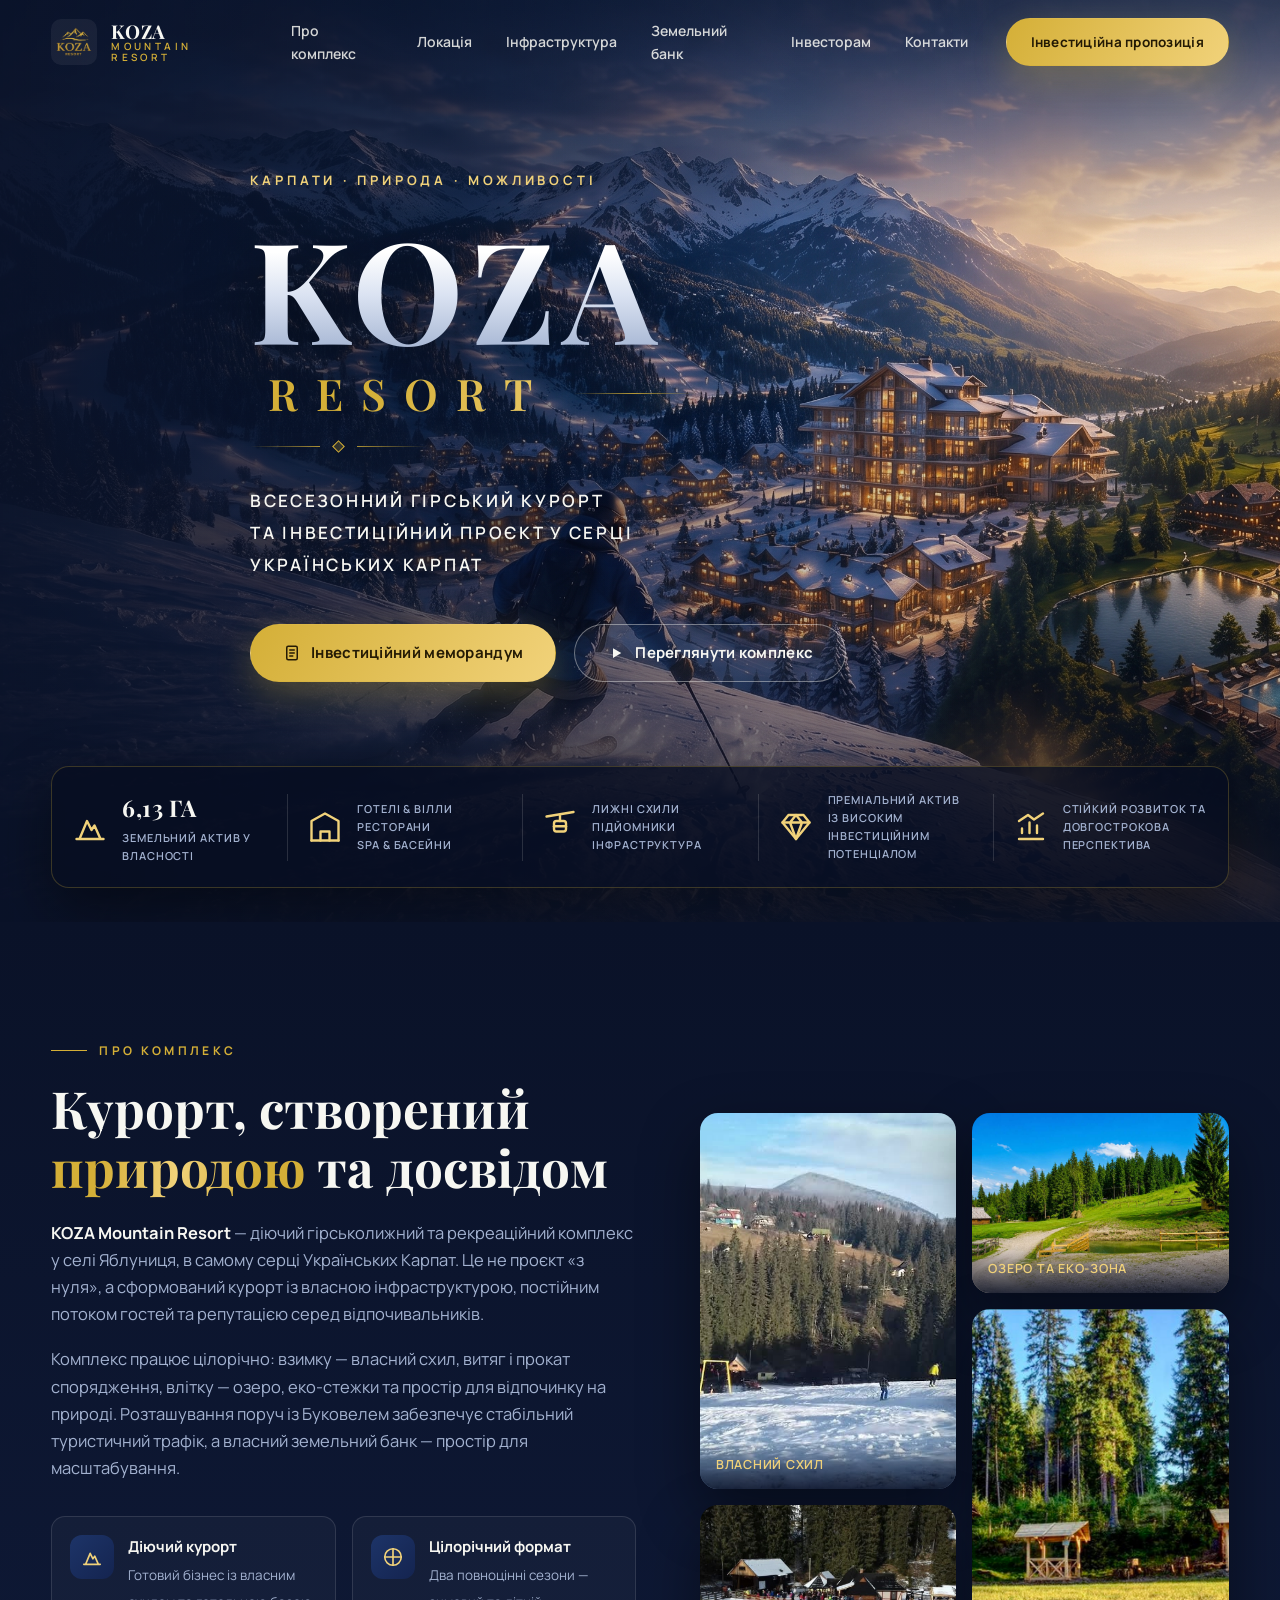
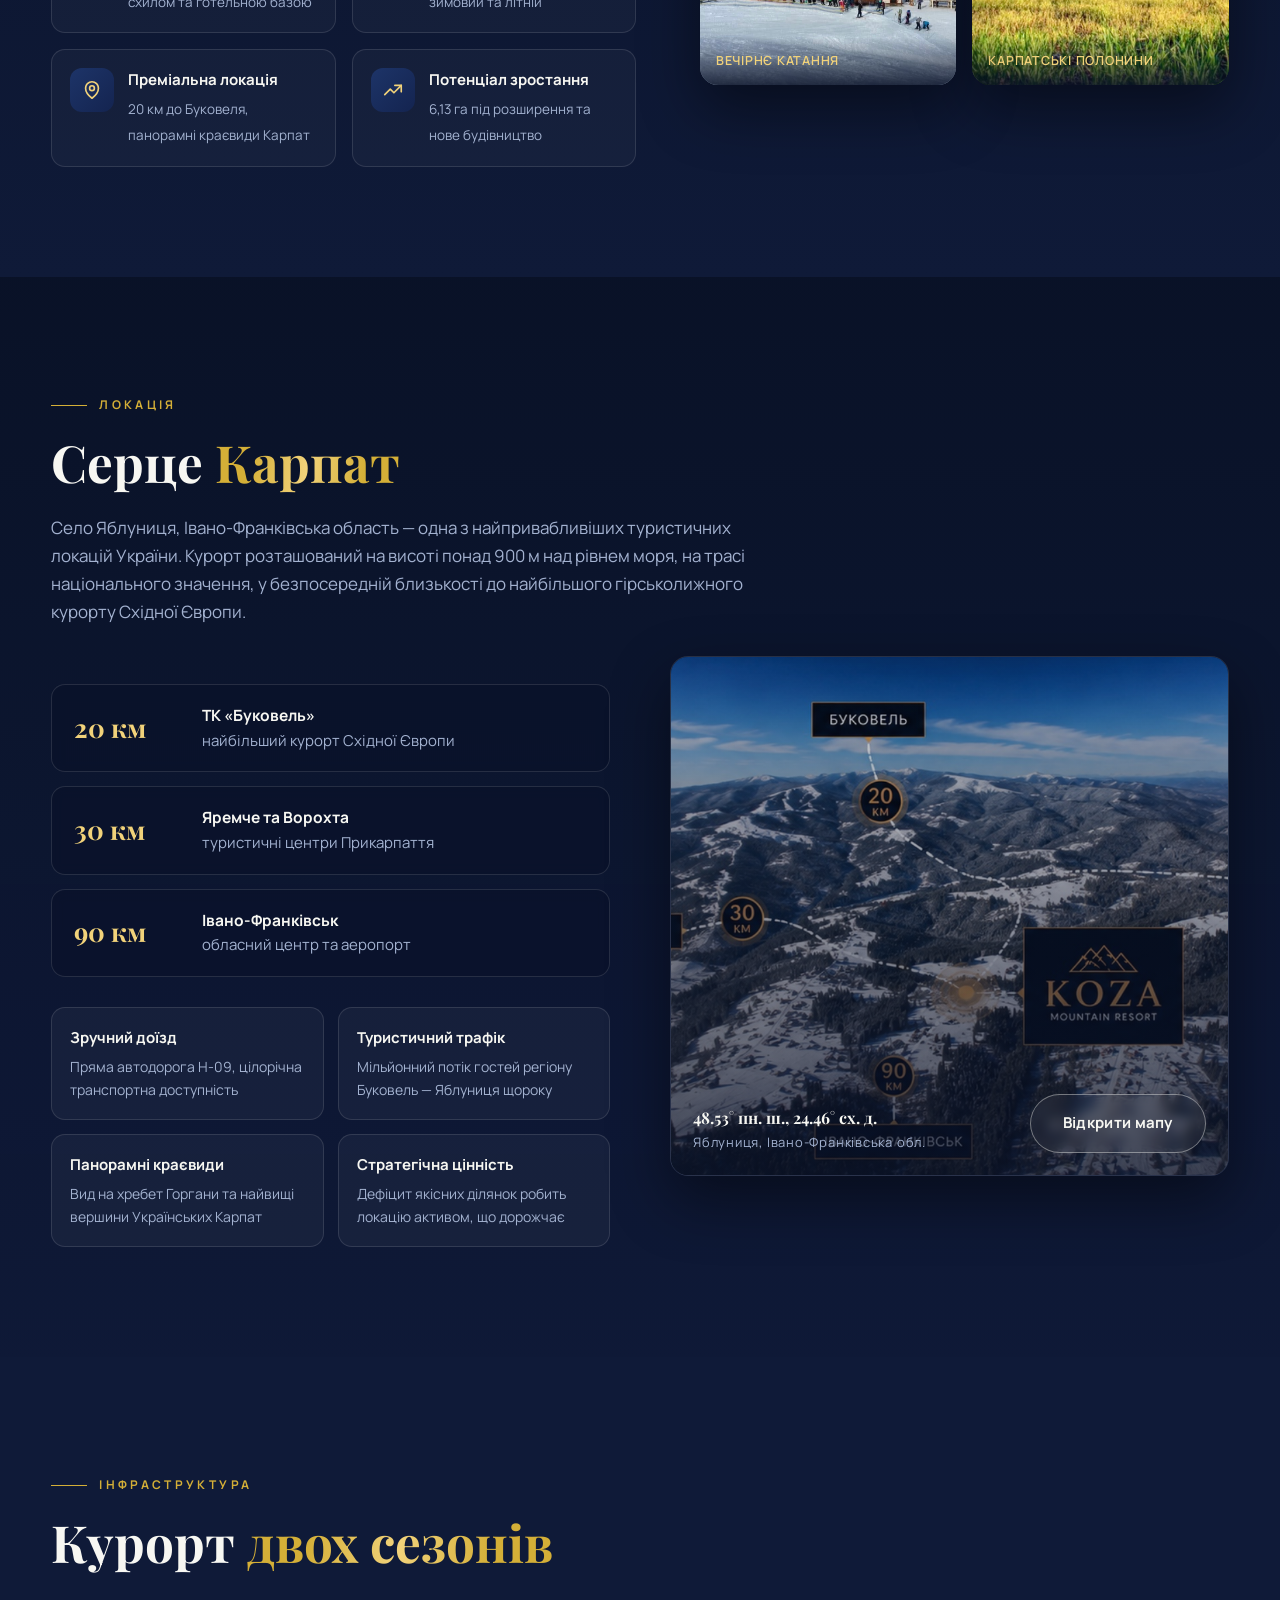
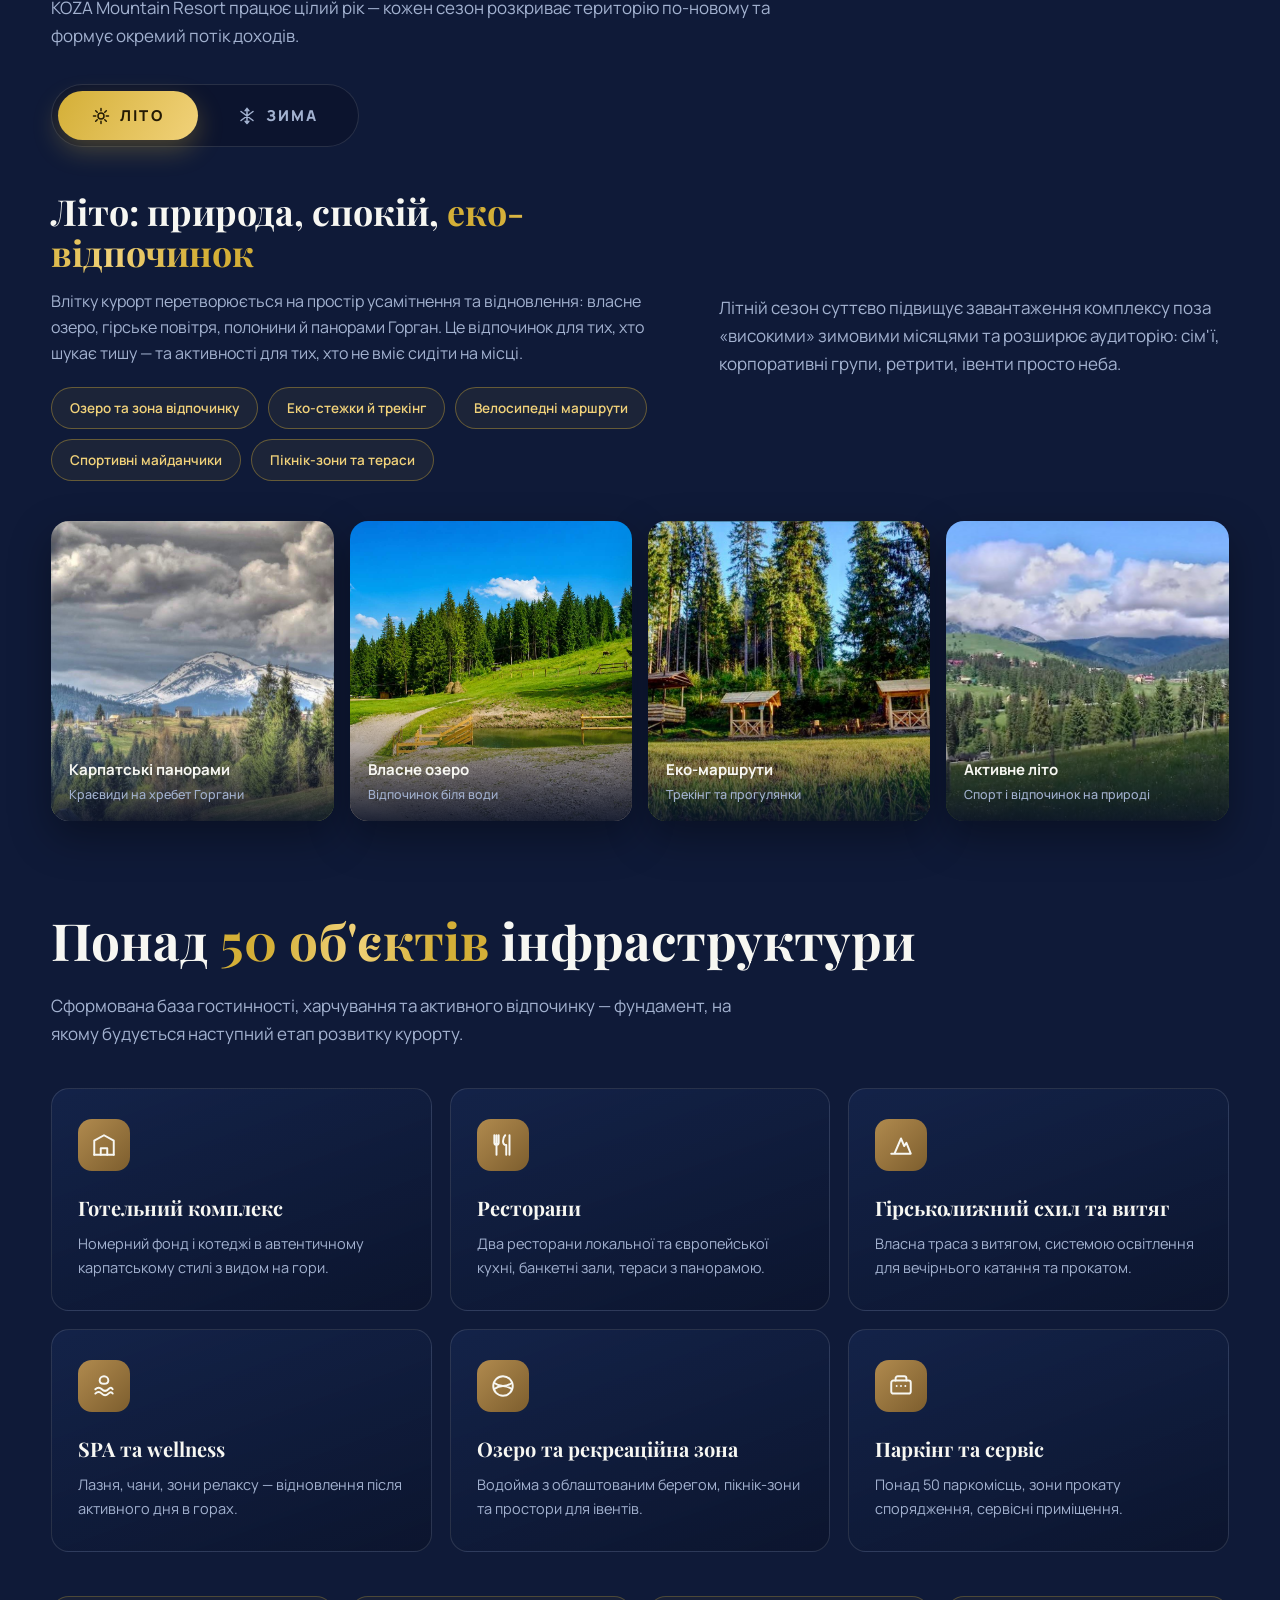
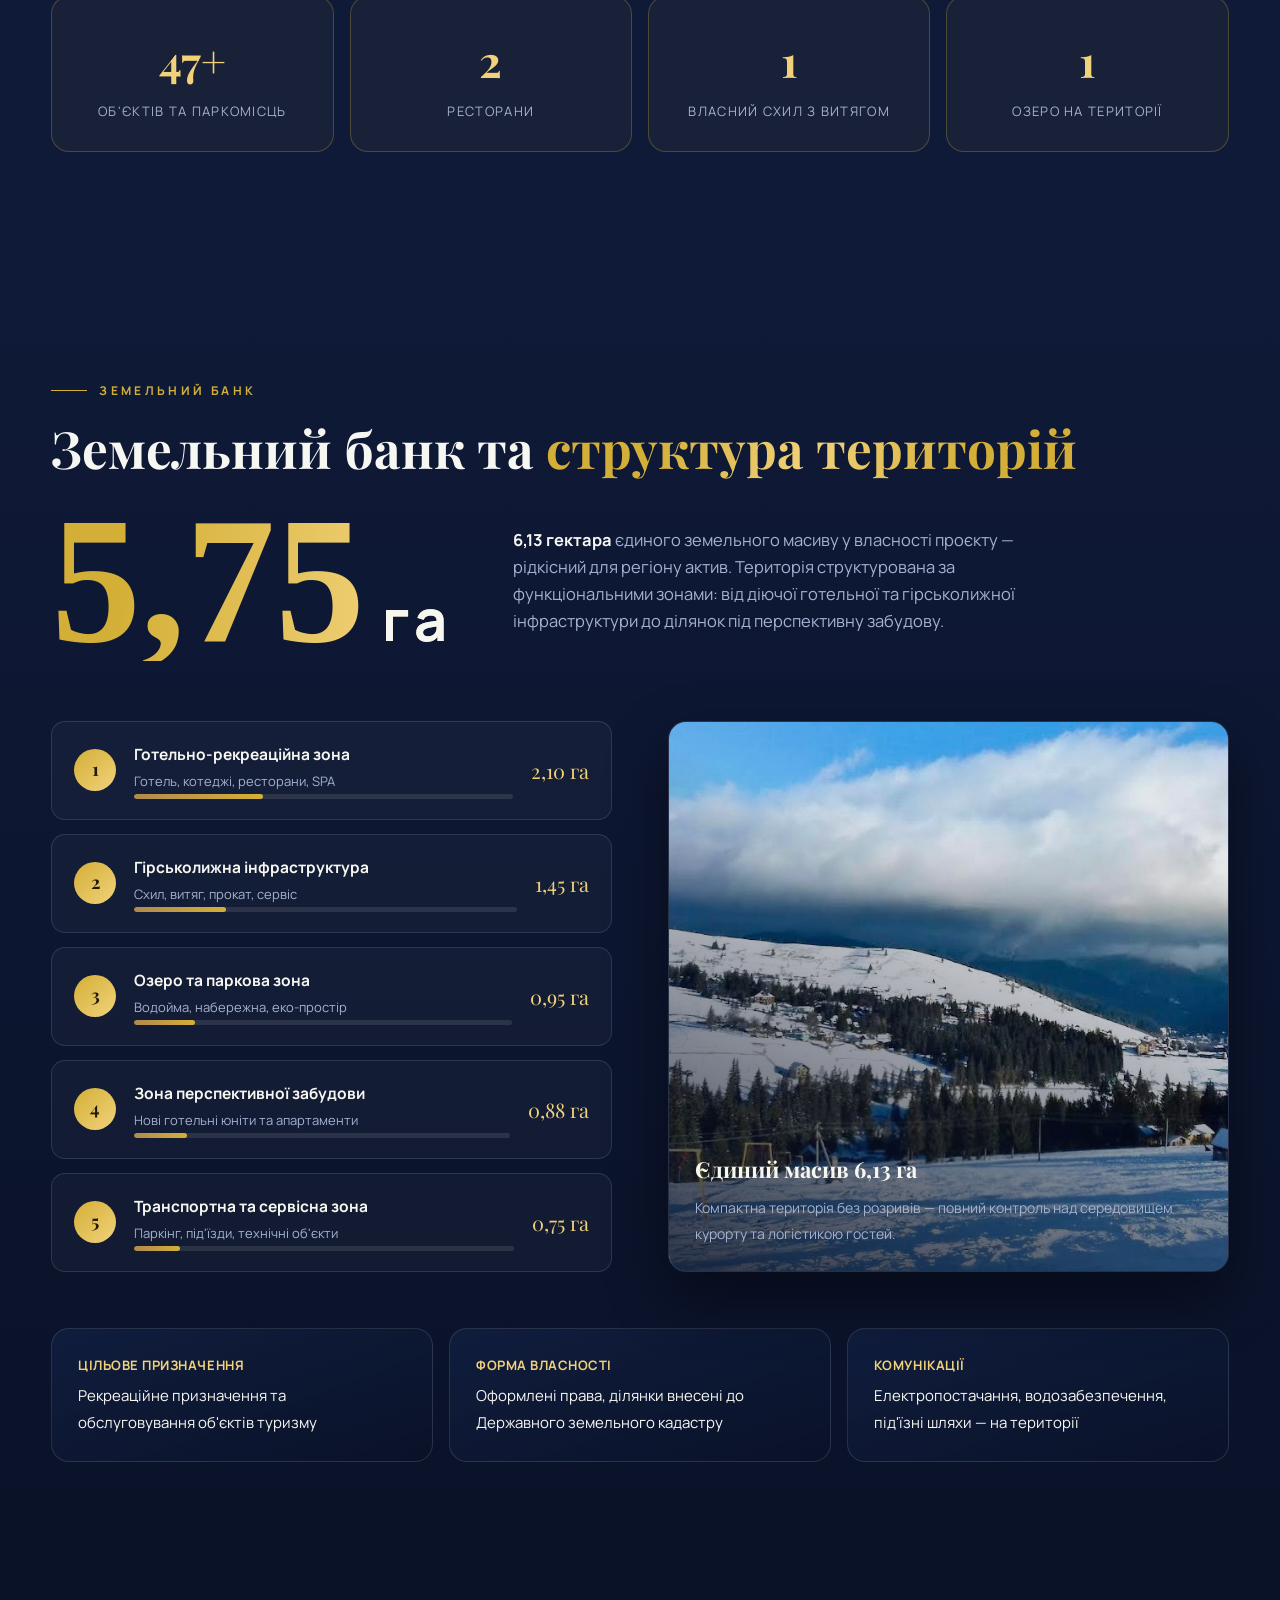
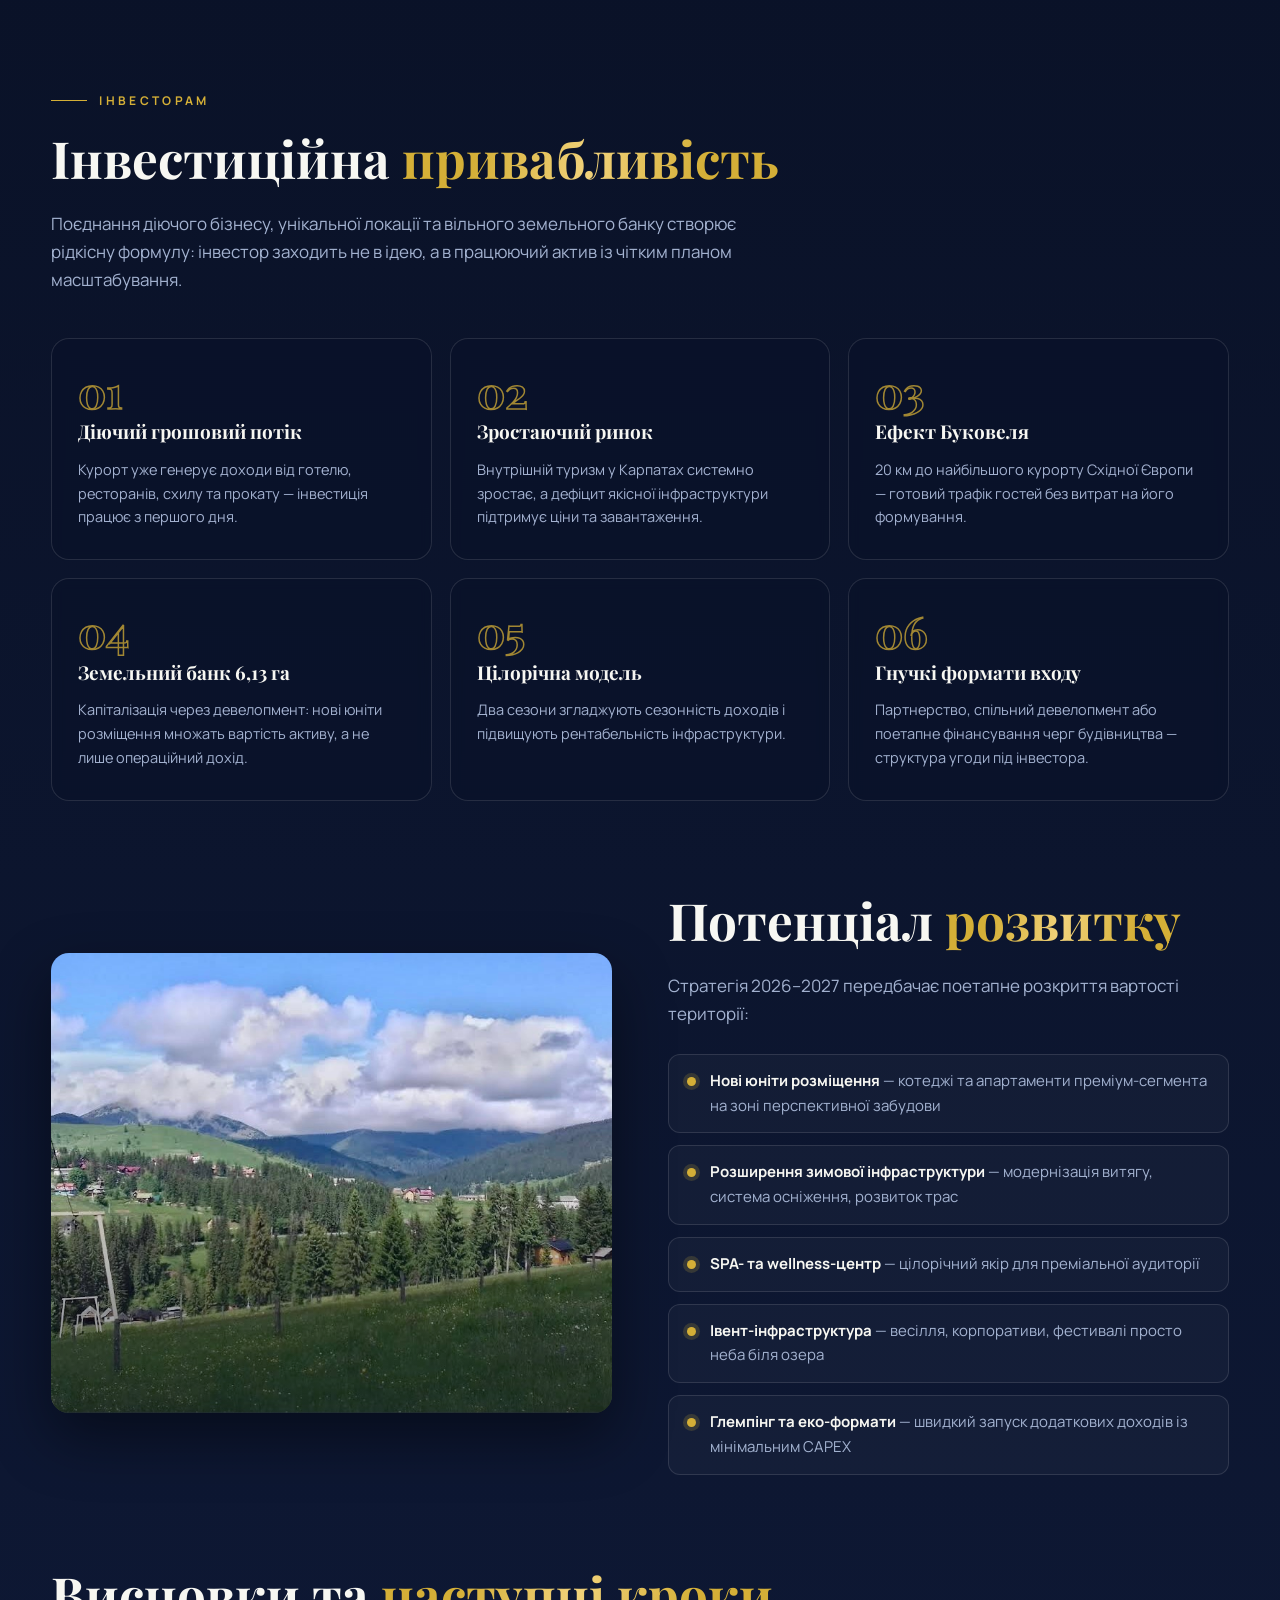
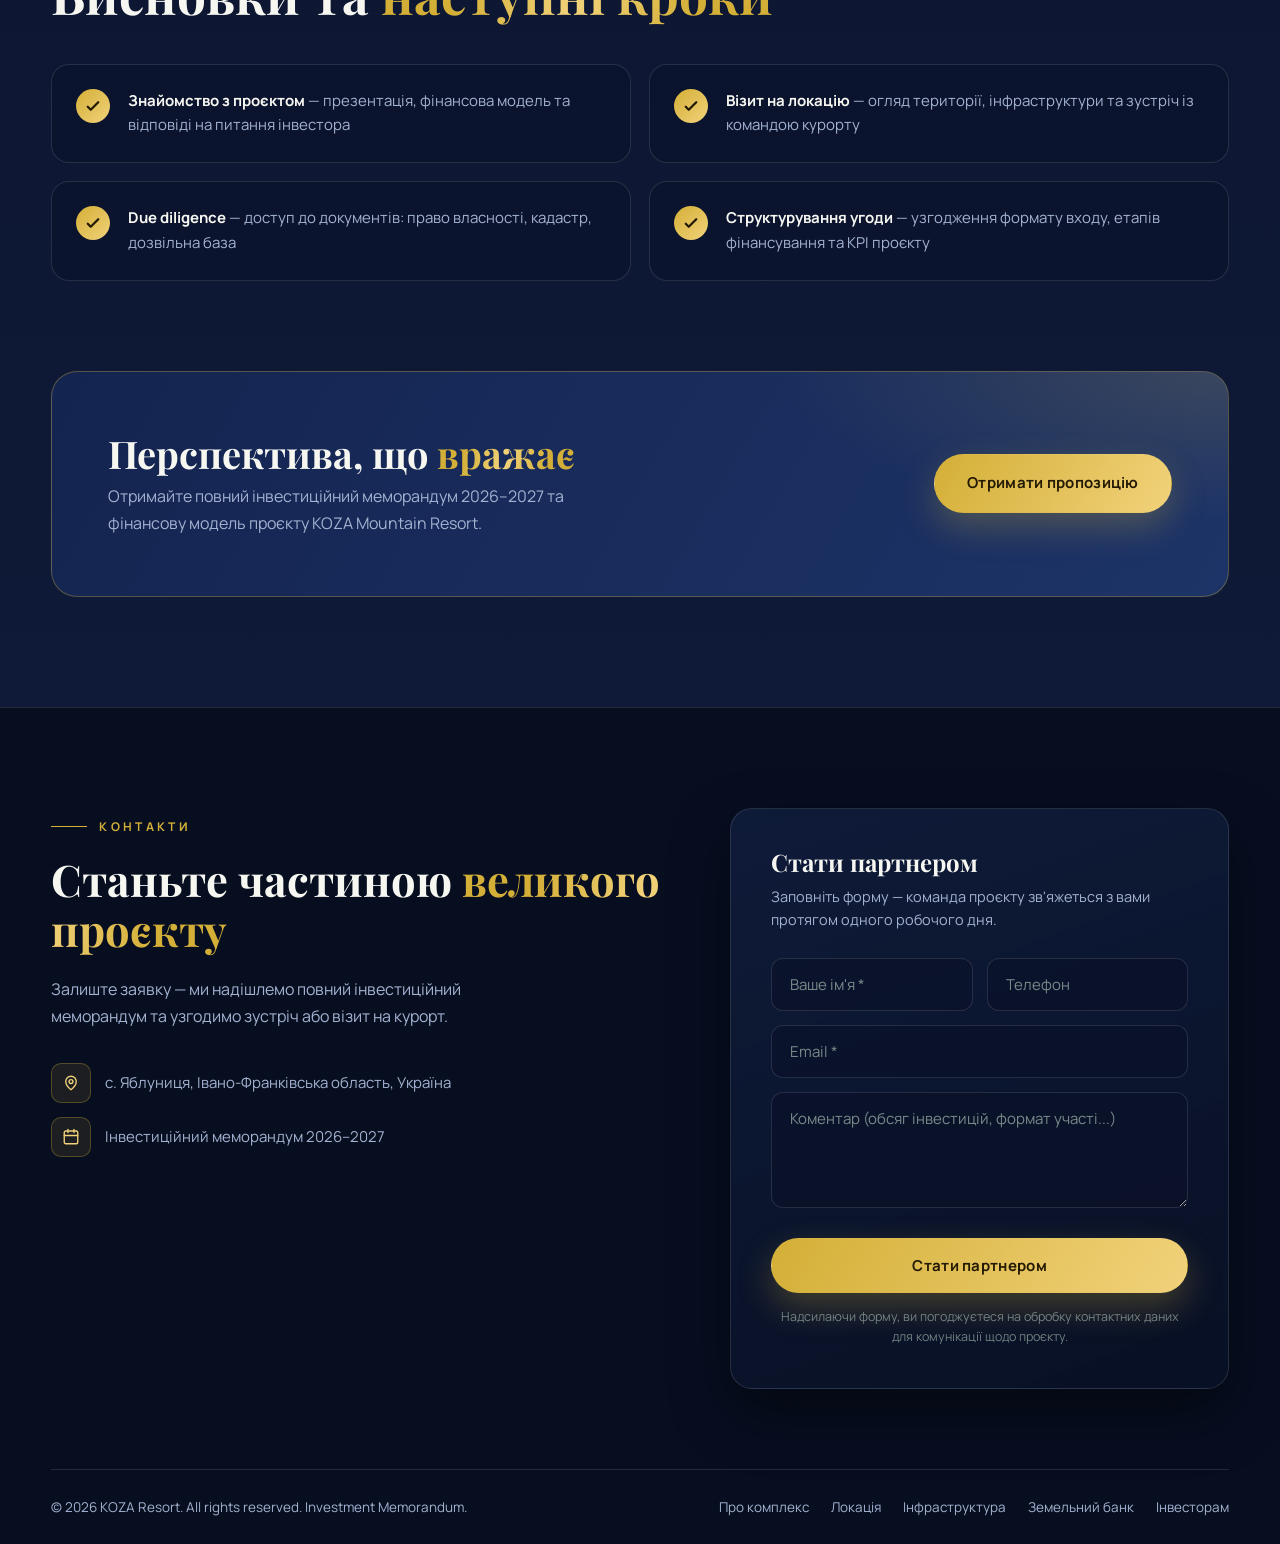
<file: v3/index.html>
<!DOCTYPE html>
<html lang="uk">
<head>
<meta charset="UTF-8">
<meta name="viewport" content="width=device-width, initial-scale=1.0">
<title>KOZA Mountain Resort — Інвестиційна пропозиція 2026–2027</title>
<meta name="description" content="KOZA Mountain Resort — інвестиційний проєкт у серці Українських Карпат (с. Яблуниця). Земельний банк 6,13 га, розвинена інфраструктура, значний потенціал розвитку.">
<link rel="icon" href="img/logo.png" type="image/png">
<link rel="preconnect" href="https://fonts.googleapis.com">
<link rel="preconnect" href="https://fonts.gstatic.com" crossorigin>
<link href="https://fonts.googleapis.com/css2?family=Playfair+Display:ital,wght@0,400;0,600;0,700;0,800;1,400&family=Manrope:wght@300;400;500;600;700;800&display=swap" rel="stylesheet">
<style>
/* ============================================================
   KOZA Mountain Resort — Investment Landing 2026–2027
   Palette: midnight navy / snowy white / bronze / gold
   ============================================================ */
:root{
  --bg:        #0a1228;
  --bg-2:      #0f1a38;
  --forest:    #142450;
  --forest-2:  #1d3468;
  --line:      rgba(247,247,242,.12);
  --white:     #f7f7f2;
  --muted:     #a3b2d0;
  --wood:      #b08a4e;
  --wood-deep: #7d5e2e;
  --gold:      #d4af37;
  --gold-2:    #f1d27a;
  --shadow:    0 24px 60px rgba(0,0,0,.45);
  --radius:    18px;
  --serif:     "Playfair Display", Georgia, "Times New Roman", serif;
  --sans:      "Manrope", "Segoe UI", system-ui, sans-serif;
  --header-h:  84px;
}
*{margin:0;padding:0;box-sizing:border-box}
html{scroll-behavior:smooth}
body{
  font-family:var(--sans);
  background:var(--bg);
  color:var(--white);
  line-height:1.65;
  overflow-x:hidden;
  -webkit-font-smoothing:antialiased;
}
img{max-width:100%;display:block}
a{color:inherit;text-decoration:none}
ul{list-style:none}
button{font-family:inherit;cursor:pointer}
.container{width:min(1200px,92%);margin-inline:auto}
section{position:relative;padding:110px 0}

/* ---------- Typography ---------- */
.eyebrow{
  display:inline-flex;align-items:center;gap:12px;
  font-size:12px;font-weight:700;letter-spacing:.28em;text-transform:uppercase;
  color:var(--gold);margin-bottom:18px;
}
.eyebrow::before{content:"";width:36px;height:1px;background:var(--gold)}
h1,h2,h3{font-family:var(--serif);font-weight:700;line-height:1.15}
h2{font-size:clamp(30px,4vw,52px);margin-bottom:22px}
.section-lead{max-width:720px;color:var(--muted);font-size:17px}
.gold{background:linear-gradient(100deg,var(--gold) 20%,var(--gold-2) 50%,var(--gold) 80%);
  -webkit-background-clip:text;background-clip:text;-webkit-text-fill-color:transparent}

/* ---------- Buttons ---------- */
.btn{
  display:inline-flex;align-items:center;justify-content:center;gap:10px;
  padding:16px 32px;border-radius:999px;border:1px solid transparent;
  font-weight:700;font-size:15px;letter-spacing:.02em;
  transition:transform .35s ease, box-shadow .35s ease, background .35s ease, color .35s ease, border-color .35s ease;
  white-space:nowrap;
}
.btn:hover{transform:translateY(-3px)}
.btn-gold{
  background:linear-gradient(120deg,var(--gold),var(--gold-2));
  color:#241a04;box-shadow:0 14px 34px rgba(212,175,55,.28);
}
.btn-gold:hover{box-shadow:0 20px 44px rgba(212,175,55,.4)}
.btn-ghost{border-color:rgba(247,247,242,.4);color:var(--white);background:rgba(247,247,242,.04);backdrop-filter:blur(6px)}
.btn-ghost:hover{border-color:var(--gold);color:var(--gold-2)}
.btn .ic{width:18px;height:18px;flex:none}

/* ---------- Reveal on scroll ---------- */
.reveal{opacity:0;transform:translateY(36px);transition:opacity .9s cubic-bezier(.22,.61,.36,1),transform .9s cubic-bezier(.22,.61,.36,1)}
.reveal.d1{transition-delay:.12s}.reveal.d2{transition-delay:.24s}.reveal.d3{transition-delay:.36s}.reveal.d4{transition-delay:.48s}
.reveal.visible{opacity:1;transform:none}
@media (prefers-reduced-motion: reduce){
  .reveal{opacity:1;transform:none;transition:none}
  html{scroll-behavior:auto}
}

/* ============================================================
   HEADER
   ============================================================ */
.header{
  position:fixed;inset:0 0 auto 0;z-index:100;height:var(--header-h);
  display:flex;align-items:center;
  transition:background .45s ease, box-shadow .45s ease, height .45s ease;
}
.header.scrolled{
  height:68px;background:rgba(10,18,40,.9);backdrop-filter:blur(14px);
  box-shadow:0 10px 30px rgba(0,0,0,.35);border-bottom:1px solid var(--line);
}
.header-inner{display:flex;align-items:center;justify-content:space-between;gap:24px}
.brand{display:flex;align-items:center;gap:14px;min-width:0}
.brand img{width:46px;height:46px;object-fit:contain;border-radius:10px;background:rgba(247,247,242,.06);padding:4px}
.brand-name{font-family:var(--serif);font-weight:700;font-size:19px;letter-spacing:.04em;line-height:1.1}
.brand-name small{display:block;font-family:var(--sans);font-weight:600;font-size:10px;letter-spacing:.34em;text-transform:uppercase;color:var(--gold)}
.nav{display:flex;align-items:center;gap:6px}
.nav a{
  padding:10px 14px;font-size:14px;font-weight:600;color:rgba(247,247,242,.85);
  border-radius:8px;position:relative;transition:color .3s;
}
.nav a::after{
  content:"";position:absolute;left:14px;right:14px;bottom:6px;height:1.5px;
  background:var(--gold);transform:scaleX(0);transform-origin:left;transition:transform .35s ease;
}
.nav a:hover{color:var(--gold-2)}
.nav a:hover::after{transform:scaleX(1)}
.header-cta{flex:none}
.header-cta .btn{padding:12px 24px;font-size:13.5px}
.burger{
  display:none;flex-direction:column;gap:5px;background:none;border:0;padding:10px;z-index:120;
}
.burger span{width:26px;height:2px;background:var(--white);border-radius:2px;transition:transform .35s,opacity .35s}
.burger.open span:nth-child(1){transform:translateY(7px) rotate(45deg)}
.burger.open span:nth-child(2){opacity:0}
.burger.open span:nth-child(3){transform:translateY(-7px) rotate(-45deg)}

/* ============================================================
   HERO — фонове зображення курорту (за референс-макетом)
   ============================================================ */
.hero{
  min-height:100svh;display:flex;align-items:center;padding:0;
  overflow:hidden;isolation:isolate;
  background:url("img/image_hs_bg.jpeg") center/cover no-repeat;
}
/* затемнення лівої частини та низу — для читабельності тексту поверх фото */
.hero::before{
  content:"";position:absolute;inset:0;z-index:0;
  background:
    linear-gradient(90deg,rgba(10,18,40,.9) 0%,rgba(10,18,40,.62) 32%,rgba(10,18,40,.15) 60%,rgba(10,18,40,0) 78%),
    linear-gradient(180deg,rgba(10,18,40,.5) 0%,rgba(10,18,40,0) 28%,rgba(10,18,40,.15) 68%,rgba(10,18,40,.92) 100%);
}
.hero-content{position:relative;z-index:2;padding:170px 0 240px;max-width:780px}
.hero-eyebrow{
  display:block;font-size:13px;font-weight:700;letter-spacing:.3em;text-transform:uppercase;
  color:var(--gold-2);margin-bottom:26px;
  opacity:0;animation:riseIn .9s .25s forwards;
}
.hero-title{margin:0 0 26px;line-height:1}
.ht-main{
  display:block;font-family:var(--serif);font-weight:700;
  font-size:clamp(72px,11vw,150px);letter-spacing:.05em;
  background:linear-gradient(180deg,#ffffff 25%,#dbe3f2 55%,#9fb0cf 100%);
  -webkit-background-clip:text;background-clip:text;-webkit-text-fill-color:transparent;
  filter:drop-shadow(0 10px 34px rgba(0,0,0,.5));
  opacity:0;animation:riseIn 1s .45s forwards;
}
.ht-sub{
  display:flex;align-items:center;gap:24px;margin-top:14px;
  font-family:var(--serif);font-weight:600;
  font-size:clamp(26px,3.4vw,52px);letter-spacing:.42em;text-indent:.42em;
  background:linear-gradient(100deg,var(--gold) 15%,var(--gold-2) 50%,var(--gold) 85%);
  -webkit-background-clip:text;background-clip:text;-webkit-text-fill-color:transparent;
  opacity:0;animation:riseIn 1s .65s forwards;
}
.ht-sub i{flex:1;max-width:120px;height:1px;background:linear-gradient(90deg,transparent,rgba(212,175,55,.85),transparent)}
.hero-ornament{
  display:flex;align-items:center;gap:14px;margin:0 0 34px;
  opacity:0;animation:riseIn 1s .85s forwards;
}
.hero-ornament::before,.hero-ornament::after{
  content:"";width:70px;height:1px;background:linear-gradient(90deg,transparent,rgba(212,175,55,.8));
}
.hero-ornament::after{background:linear-gradient(90deg,rgba(212,175,55,.8),transparent)}
.hero-ornament b{
  width:9px;height:9px;transform:rotate(45deg);flex:none;
  border:1.5px solid var(--gold);background:rgba(212,175,55,.2);
}
.hero-tagline{
  max-width:520px;margin:0 0 42px;
  font-size:clamp(14px,1.4vw,17px);font-weight:600;letter-spacing:.16em;text-transform:uppercase;
  line-height:1.9;color:var(--white);text-shadow:0 4px 22px rgba(0,0,0,.55);
  opacity:0;animation:riseIn 1s 1.05s forwards;
}
.hero-actions{display:flex;gap:18px;flex-wrap:wrap;opacity:0;animation:riseIn 1s 1.25s forwards}
@keyframes riseIn{from{opacity:0;transform:translateY(34px)}to{opacity:1;transform:none}}
/* нижня панель переваг */
.hero-feats{
  position:absolute;left:0;right:0;bottom:34px;z-index:2;
  opacity:0;animation:riseIn 1s 1.45s forwards;
}
.hf-card{
  display:grid;grid-template-columns:repeat(5,1fr);
  background:rgba(7,14,32,.78);backdrop-filter:blur(12px);
  border:1px solid rgba(212,175,55,.25);border-radius:18px;
  box-shadow:0 24px 60px rgba(0,0,0,.45);
}
.hf{display:flex;align-items:center;gap:14px;padding:22px 20px;position:relative}
.hf:not(:first-child)::before{
  content:"";position:absolute;left:0;top:22%;bottom:22%;width:1px;
  background:rgba(247,247,242,.14);
}
.hfi{flex:none;width:36px;height:36px;color:var(--gold-2)}
.hft{font-size:11px;font-weight:600;letter-spacing:.08em;text-transform:uppercase;color:var(--muted);line-height:1.65}
.hft b{display:block;font-family:var(--serif);font-size:23px;font-weight:700;letter-spacing:.02em;color:var(--white);margin-bottom:2px}
/* ============================================================
   ABOUT
   ============================================================ */
.about{background:linear-gradient(180deg,var(--bg) 0%,var(--bg-2) 100%)}
.about-grid{display:grid;grid-template-columns:1.05fr .95fr;gap:64px;align-items:center}
.about-text p{color:var(--muted);margin-bottom:18px;font-size:16.5px}
.about-text p strong{color:var(--white)}
.feature-list{display:grid;grid-template-columns:1fr 1fr;gap:16px;margin-top:34px}
.feature{
  display:flex;gap:14px;align-items:flex-start;padding:18px;border-radius:14px;
  border:1px solid var(--line);background:rgba(247,247,242,.03);
  transition:transform .35s ease,border-color .35s ease,background .35s ease;
}
.feature:hover{transform:translateY(-4px);border-color:rgba(212,175,55,.5);background:rgba(212,175,55,.06)}
.feature .fi{
  flex:none;width:44px;height:44px;border-radius:12px;display:grid;place-items:center;
  background:linear-gradient(135deg,var(--forest-2),var(--forest));color:var(--gold-2);
}
.feature .fi svg{width:22px;height:22px}
.feature b{display:block;font-size:15px;margin-bottom:2px}
.feature span{font-size:13.5px;color:var(--muted)}
.about-mosaic{display:grid;grid-template-columns:1fr 1fr;grid-auto-rows:180px;gap:16px}
.about-mosaic figure{
  position:relative;border-radius:var(--radius);overflow:hidden;box-shadow:var(--shadow);
}
.about-mosaic figure:nth-child(1){grid-column:1;grid-row:1/3}
.about-mosaic figure:nth-child(2){grid-column:2;grid-row:1}
.about-mosaic figure:nth-child(3){grid-column:2;grid-row:2/4}
.about-mosaic figure:nth-child(4){grid-column:1;grid-row:3}
.about-mosaic img{width:100%;height:100%;object-fit:cover;transition:transform 1.2s cubic-bezier(.22,.61,.36,1)}
.about-mosaic figure:hover img{transform:scale(1.08)}
.about-mosaic figcaption{
  position:absolute;left:0;right:0;bottom:0;padding:14px 16px;font-size:12.5px;font-weight:600;letter-spacing:.06em;
  background:linear-gradient(0deg,rgba(10,18,40,.85),transparent);text-transform:uppercase;color:var(--gold-2);
}

/* ============================================================
   LOCATION
   ============================================================ */
.location{
  background:
    linear-gradient(180deg,rgba(10,18,40,.93) 0%,rgba(15,26,56,.96) 100%),
    url("img/img_005.jpg") center/cover fixed no-repeat;
}
.location-grid{display:grid;grid-template-columns:1fr 1fr;gap:60px;align-items:start;margin-top:30px}
.dist-list{display:grid;gap:14px;margin-top:28px}
.dist{
  display:flex;align-items:center;gap:18px;padding:18px 22px;border-radius:14px;
  border:1px solid var(--line);background:rgba(10,18,40,.55);backdrop-filter:blur(6px);
  transition:transform .35s,border-color .35s;
}
.dist:hover{transform:translateX(8px);border-color:rgba(212,175,55,.55)}
.dist b{font-family:var(--serif);font-size:26px;color:var(--gold-2);min-width:110px}
.dist span{color:var(--muted);font-size:15px}
.dist span strong{color:var(--white);display:block;font-size:15.5px}
.loc-points{display:grid;grid-template-columns:1fr 1fr;gap:14px;margin-top:30px}
.loc-point{
  padding:18px;border-radius:14px;border:1px solid var(--line);background:rgba(247,247,242,.04);
  font-size:14px;color:var(--muted);transition:border-color .35s,transform .35s;
}
.loc-point:hover{border-color:rgba(212,175,55,.5);transform:translateY(-4px)}
.loc-point b{display:block;color:var(--white);margin-bottom:4px;font-size:15px}
.map-card{
  position:relative;border-radius:var(--radius);overflow:hidden;box-shadow:var(--shadow);
  border:1px solid var(--line);min-height:520px;
}
.map-card img{position:absolute;inset:0;width:100%;height:100%;object-fit:cover;filter:saturate(.9)}
.map-card::after{content:"";position:absolute;inset:0;background:linear-gradient(180deg,rgba(10,18,40,.15),rgba(10,18,40,.75))}
.map-pin{
  position:absolute;left:50%;top:42%;transform:translate(-50%,-100%);z-index:2;text-align:center;
}
.map-pin .dot{
  width:20px;height:20px;margin-inline:auto;border-radius:50%;
  background:var(--gold);border:4px solid rgba(247,247,242,.9);box-shadow:0 0 0 0 rgba(212,175,55,.55);
  animation:pulse 2.2s infinite;
}
@keyframes pulse{
  0%{box-shadow:0 0 0 0 rgba(212,175,55,.55)}
  70%{box-shadow:0 0 0 26px rgba(212,175,55,0)}
  100%{box-shadow:0 0 0 0 rgba(212,175,55,0)}
}
.map-pin em{
  display:inline-block;margin-top:12px;padding:8px 16px;border-radius:999px;font-style:normal;
  background:rgba(10,18,40,.85);border:1px solid rgba(212,175,55,.5);font-size:13px;font-weight:700;
}
.map-meta{
  position:absolute;left:0;right:0;bottom:0;z-index:2;padding:22px;
  display:flex;align-items:flex-end;justify-content:space-between;gap:16px;flex-wrap:wrap;
}
.map-meta .coords{font-size:13px;color:var(--muted);letter-spacing:.06em}
.map-meta .coords b{display:block;color:var(--white);font-size:16px;font-family:var(--serif);letter-spacing:0}

/* ============================================================
   SEASONS + INFRASTRUCTURE
   ============================================================ */
.seasons{background:var(--bg-2)}
.season-switch{
  display:inline-flex;gap:6px;padding:6px;border-radius:999px;margin:34px 0 44px;
  border:1px solid var(--line);background:rgba(10,18,40,.6);
}
.season-btn{
  padding:14px 34px;border-radius:999px;border:0;background:transparent;color:var(--muted);
  font-size:15px;font-weight:800;letter-spacing:.14em;text-transform:uppercase;
  display:inline-flex;align-items:center;gap:10px;transition:background .4s,color .4s,box-shadow .4s;
}
.season-btn svg{width:18px;height:18px}
.season-btn.active{
  background:linear-gradient(120deg,var(--gold),var(--gold-2));color:#241a04;
  box-shadow:0 10px 26px rgba(212,175,55,.3);
}
.season-panel{display:none;animation:fadeSlide .7s ease}
.season-panel.active{display:block}
@keyframes fadeSlide{from{opacity:0;transform:translateY(24px)}to{opacity:1;transform:none}}
.season-head{display:grid;grid-template-columns:1.1fr .9fr;gap:44px;align-items:center;margin-bottom:40px}
.season-head h3{font-size:clamp(24px,2.8vw,36px);margin-bottom:14px}
.season-head p{color:var(--muted)}
.season-tags{display:flex;flex-wrap:wrap;gap:10px;margin-top:20px}
.season-tags li{
  padding:9px 18px;border-radius:999px;font-size:13.5px;font-weight:600;
  border:1px solid rgba(212,175,55,.4);color:var(--gold-2);background:rgba(212,175,55,.07);
}
.season-gallery{display:grid;grid-template-columns:repeat(4,1fr);gap:16px}
.sg-card{
  position:relative;border-radius:var(--radius);overflow:hidden;height:300px;box-shadow:0 16px 40px rgba(0,0,0,.35);
  transition:transform .45s ease;
}
.sg-card:hover{transform:translateY(-8px)}
.sg-card img{width:100%;height:100%;object-fit:cover;transition:transform 1.2s cubic-bezier(.22,.61,.36,1)}
.sg-card:hover img{transform:scale(1.1)}
.sg-card figcaption{
  position:absolute;inset:auto 0 0 0;padding:44px 18px 16px;font-weight:700;font-size:15px;
  background:linear-gradient(0deg,rgba(10,18,40,.9),transparent);
}
.sg-card figcaption small{display:block;font-weight:500;font-size:12.5px;color:var(--muted);margin-top:2px}
.infra-title{margin-top:90px}
.infra-grid{display:grid;grid-template-columns:repeat(3,1fr);gap:18px;margin-top:40px}
.infra-card{
  padding:30px 26px;border-radius:var(--radius);border:1px solid var(--line);
  background:linear-gradient(160deg,rgba(29,52,104,.35),rgba(10,18,40,.6));
  transition:transform .4s ease,border-color .4s ease,box-shadow .4s ease;position:relative;overflow:hidden;
}
.infra-card::before{
  content:"";position:absolute;inset:0;opacity:0;transition:opacity .5s;
  background:radial-gradient(120% 120% at 100% 0%,rgba(212,175,55,.16),transparent 60%);
}
.infra-card:hover{transform:translateY(-8px);border-color:rgba(212,175,55,.5);box-shadow:var(--shadow)}
.infra-card:hover::before{opacity:1}
.infra-card .ii{
  width:52px;height:52px;border-radius:14px;display:grid;place-items:center;margin-bottom:20px;
  background:linear-gradient(135deg,var(--wood),var(--wood-deep));color:var(--white);
}
.infra-card .ii svg{width:26px;height:26px}
.infra-card h4{font-family:var(--serif);font-size:20px;margin-bottom:8px}
.infra-card p{font-size:14.5px;color:var(--muted)}
.infra-stats{
  display:grid;grid-template-columns:repeat(4,1fr);gap:16px;margin-top:44px;
}
.istat{
  text-align:center;padding:28px 14px;border-radius:var(--radius);
  border:1px solid rgba(212,175,55,.28);background:rgba(212,175,55,.05);
}
.istat b{display:block;font-family:var(--serif);font-size:clamp(28px,3.4vw,44px);color:var(--gold-2)}
.istat span{font-size:13px;letter-spacing:.1em;text-transform:uppercase;color:var(--muted)}

/* ============================================================
   LAND BANK
   ============================================================ */
.land{background:linear-gradient(180deg,var(--bg-2),var(--bg))}
.land-hero{display:grid;grid-template-columns:auto 1fr;gap:60px;align-items:center;margin-bottom:60px}
.land-num{
  /* Playfair Display малює цифру «3» з декоративним засічковим хвостиком,
     що на такому крупному кеглі читається як «обрізаний» — тому саме тут
     використовуємо Georgia, де контур цифри повністю замкнутий */
  font-family:Georgia,"Times New Roman",serif;font-weight:700;line-height:.9;
  font-size:clamp(96px,14vw,210px);
  background:linear-gradient(100deg,var(--gold) 10%,var(--gold-2) 45%,#fff8dd 55%,var(--gold) 90%);
  background-size:200% 100%;-webkit-background-clip:text;background-clip:text;-webkit-text-fill-color:transparent;
  animation:shimmer 5s linear infinite;
}
@keyframes shimmer{to{background-position:-200% 0}}
.land-num small{font-size:.32em;-webkit-text-fill-color:var(--white);font-family:var(--sans);font-weight:700;letter-spacing:.1em}
.land-hero p{color:var(--muted);max-width:520px;font-size:16.5px}
.land-hero p strong{color:var(--white)}
.land-grid{display:grid;grid-template-columns:1fr 1fr;gap:56px;align-items:stretch}
.zone-list{display:grid;gap:14px}
.zone{
  display:grid;grid-template-columns:auto 1fr auto;gap:18px;align-items:center;
  padding:20px 22px;border-radius:14px;border:1px solid var(--line);background:rgba(247,247,242,.03);
  transition:transform .35s,border-color .35s,background .35s;
}
.zone:hover{transform:translateX(8px);border-color:rgba(212,175,55,.5);background:rgba(212,175,55,.05)}
.zone .zn{
  width:42px;height:42px;border-radius:50%;display:grid;place-items:center;flex:none;
  font-family:var(--serif);font-weight:700;font-size:18px;color:#241a04;
  background:linear-gradient(135deg,var(--gold),var(--gold-2));
}
.zone b{display:block;font-size:15.5px}
.zone span{font-size:13px;color:var(--muted)}
.zone .zh{font-family:var(--serif);font-size:20px;color:var(--gold-2);white-space:nowrap}
.zone-bar{height:5px;border-radius:3px;background:rgba(247,247,242,.1);grid-column:2/4;overflow:hidden}
.zone-bar i{display:block;height:100%;width:0;border-radius:3px;background:linear-gradient(90deg,var(--wood),var(--gold));transition:width 1.4s cubic-bezier(.22,.61,.36,1)}
.visible .zone-bar i{width:var(--w)}
.land-visual{
  position:relative;border-radius:var(--radius);overflow:hidden;min-height:480px;
  border:1px solid var(--line);box-shadow:var(--shadow);
}
.land-visual img{position:absolute;inset:0;width:100%;height:100%;object-fit:cover}
.land-visual::after{content:"";position:absolute;inset:0;background:linear-gradient(200deg,rgba(10,18,40,.1) 30%,rgba(10,18,40,.85))}
.land-visual figcaption{
  position:absolute;z-index:2;left:26px;right:26px;bottom:24px;
}
.land-visual figcaption b{font-family:var(--serif);font-size:22px;display:block;margin-bottom:6px}
.land-visual figcaption span{color:var(--muted);font-size:14px}
.land-facts{display:grid;grid-template-columns:repeat(3,1fr);gap:16px;margin-top:56px}
.lfact{
  padding:26px;border-radius:var(--radius);border:1px solid var(--line);
  background:linear-gradient(160deg,rgba(29,52,104,.3),rgba(10,18,40,.5));
  transition:transform .35s,border-color .35s;
}
.lfact:hover{transform:translateY(-6px);border-color:rgba(212,175,55,.45)}
.lfact b{display:block;font-size:15.5px;color:var(--gold-2);margin-bottom:6px;letter-spacing:.04em;text-transform:uppercase;font-size:13px}
.lfact span{font-size:15px;color:var(--white)}

/* ============================================================
   INVEST
   ============================================================ */
.invest{
  background:
    linear-gradient(180deg,rgba(10,18,40,.95),rgba(15,26,56,.97)),
    url("img/img_018.jpg") center/cover fixed no-repeat;
}
.why-grid{display:grid;grid-template-columns:repeat(3,1fr);gap:18px;margin-top:44px}
.why-card{
  padding:30px 26px;border-radius:var(--radius);border:1px solid var(--line);
  background:rgba(10,18,40,.55);backdrop-filter:blur(6px);
  transition:transform .4s,border-color .4s,box-shadow .4s;
}
.why-card:hover{transform:translateY(-8px);border-color:rgba(212,175,55,.55);box-shadow:var(--shadow)}
.why-card .wn{
  font-family:var(--serif);font-size:44px;font-weight:700;line-height:1;
  color:transparent;-webkit-text-stroke:1.5px rgba(212,175,55,.75);margin-bottom:16px;
}
.why-card h4{font-family:var(--serif);font-size:19px;margin-bottom:10px}
.why-card p{font-size:14.5px;color:var(--muted)}
.potential{display:grid;grid-template-columns:1fr 1fr;gap:56px;align-items:center;margin-top:90px}
.potential-img{position:relative;border-radius:var(--radius);overflow:hidden;box-shadow:var(--shadow);min-height:460px}
.potential-img img{position:absolute;inset:0;width:100%;height:100%;object-fit:cover}
.potential-img::after{content:"";position:absolute;inset:0;background:linear-gradient(0deg,rgba(10,18,40,.6),transparent 55%)}
.potential ul{display:grid;gap:12px;margin-top:26px}
.potential ul li{
  display:flex;gap:14px;align-items:flex-start;padding:14px 18px;border-radius:12px;
  border:1px solid var(--line);background:rgba(247,247,242,.03);font-size:15px;color:var(--muted);
  transition:transform .3s,border-color .3s;
}
.potential ul li:hover{transform:translateX(6px);border-color:rgba(212,175,55,.5)}
.potential ul li b{color:var(--white)}
.potential ul li::before{
  content:"";flex:none;width:9px;height:9px;margin-top:8px;border-radius:50%;
  background:var(--gold);box-shadow:0 0 0 4px rgba(212,175,55,.18);
}
.steps{margin-top:90px}
.steps-grid{display:grid;grid-template-columns:1fr 1fr;gap:18px;margin-top:40px}
.step{
  display:flex;gap:18px;align-items:flex-start;padding:24px;border-radius:var(--radius);
  border:1px solid var(--line);background:rgba(10,18,40,.55);
  transition:transform .35s,border-color .35s;
}
.step:hover{transform:translateY(-5px);border-color:rgba(212,175,55,.5)}
.step .chk{
  flex:none;width:34px;height:34px;border-radius:50%;display:grid;place-items:center;
  background:linear-gradient(135deg,var(--gold),var(--gold-2));color:#241a04;
}
.step .chk svg{width:18px;height:18px}
.step p{font-size:15px;color:var(--muted)}
.step p b{color:var(--white)}
.invest-banner{
  margin-top:90px;padding:60px 56px;border-radius:26px;position:relative;overflow:hidden;
  background:linear-gradient(120deg,var(--forest) 0%,var(--forest-2) 100%);
  border:1px solid rgba(212,175,55,.35);
  display:flex;align-items:center;justify-content:space-between;gap:32px;flex-wrap:wrap;
}
.invest-banner::before{
  content:"";position:absolute;inset:0;
  background:radial-gradient(70% 120% at 100% 0%,rgba(212,175,55,.16),transparent 55%);
}
.invest-banner h3{font-size:clamp(24px,3vw,38px);position:relative}
.invest-banner p{color:var(--muted);margin-top:8px;position:relative;max-width:520px}
.invest-banner .btn{position:relative}

/* ============================================================
   FOOTER / CONTACTS
   ============================================================ */
.footer{background:#070e20;border-top:1px solid var(--line);padding:100px 0 0}
.footer-grid{display:grid;grid-template-columns:1.1fr .9fr;gap:70px;align-items:start}
.footer h2{font-size:clamp(28px,3.4vw,44px)}
.footer .lead{color:var(--muted);max-width:480px;margin-bottom:34px}
.contact-lines{display:grid;gap:14px;margin-top:34px}
.contact-lines a,.contact-lines div{
  display:flex;align-items:center;gap:14px;color:var(--muted);font-size:15px;transition:color .3s;
}
.contact-lines a:hover{color:var(--gold-2)}
.contact-lines .ci{
  width:40px;height:40px;border-radius:10px;display:grid;place-items:center;flex:none;
  background:rgba(212,175,55,.1);border:1px solid rgba(212,175,55,.3);color:var(--gold-2);
}
.contact-lines .ci svg{width:18px;height:18px}
.form-card{
  padding:40px;border-radius:22px;border:1px solid var(--line);
  background:linear-gradient(160deg,rgba(29,52,104,.35),rgba(10,18,40,.6));box-shadow:var(--shadow);
}
.form-card h3{font-size:24px;margin-bottom:8px}
.form-card>p{color:var(--muted);font-size:14.5px;margin-bottom:26px}
.form-row{display:grid;grid-template-columns:1fr 1fr;gap:14px}
.field{margin-bottom:14px}
.field input,.field textarea{
  width:100%;padding:15px 18px;border-radius:12px;font-family:inherit;font-size:15px;color:var(--white);
  background:rgba(10,18,40,.6);border:1px solid var(--line);outline:none;
  transition:border-color .3s,box-shadow .3s;resize:vertical;
}
.field input::placeholder,.field textarea::placeholder{color:rgba(168,188,176,.7)}
.field input:focus,.field textarea:focus{border-color:var(--gold);box-shadow:0 0 0 3px rgba(212,175,55,.15)}
.form-card .btn{width:100%;margin-top:8px}
.form-note{font-size:12.5px;color:rgba(168,188,176,.65);margin-top:14px;text-align:center}
.form-ok{
  display:none;margin-top:16px;padding:14px 18px;border-radius:12px;font-size:14px;
  background:rgba(212,175,55,.12);border:1px solid rgba(212,175,55,.4);color:var(--gold-2);
}
.form-ok.show{display:block;animation:fadeSlide .5s ease}
.footer-bottom{
  margin-top:80px;border-top:1px solid var(--line);padding:26px 0;
  display:flex;align-items:center;justify-content:space-between;gap:18px;flex-wrap:wrap;
}
.footer-bottom p{font-size:13.5px;color:var(--muted)}
.footer-bottom nav{display:flex;gap:22px;flex-wrap:wrap}
.footer-bottom nav a{font-size:13.5px;color:var(--muted);transition:color .3s}
.footer-bottom nav a:hover{color:var(--gold-2)}

/* ============================================================
   MOBILE NAV + RESPONSIVE
   ============================================================ */
@media (max-width:1024px){
  .nav{display:none}
  .header-cta{display:none}
  .burger{display:flex}
  /* Хедер із backdrop-filter стає containing block для fixed-нащадків,
     тому на час відкритого меню фільтр вимикається (body.menu-open) */
  body.menu-open .header{backdrop-filter:none;background:transparent;box-shadow:none;border-bottom-color:transparent}
  .nav.mobile-open{
    display:flex;position:fixed;inset:0;width:100vw;height:100svh;
    flex-direction:column;justify-content:center;align-items:center;gap:8px;
    background:rgba(7,14,32,.97);z-index:110;
  }
  .nav.mobile-open a{font-size:22px;font-family:var(--serif);padding:14px}
  .nav.mobile-open .btn-nav-cta{
    display:inline-flex;margin-top:24px;background:linear-gradient(120deg,var(--gold),var(--gold-2));
    color:#241a04;border-radius:999px;padding:16px 34px;font-family:var(--sans);font-size:15px;font-weight:700;
  }
  .about-grid,.location-grid,.land-grid,.potential,.footer-grid,.season-head{grid-template-columns:1fr;gap:44px}
  .season-gallery{grid-template-columns:repeat(2,1fr)}
  .infra-grid,.why-grid{grid-template-columns:repeat(2,1fr)}
  .land-hero{grid-template-columns:1fr;gap:22px;text-align:left}
  .location{background-attachment:scroll}
  .invest{background-attachment:scroll}
  /* панель переваг hero переходить у потік під контентом */
  .hero{display:block}
  .hero-content{padding:150px 0 40px}
  .hero-feats{position:static;padding-bottom:44px;animation-delay:1.2s}
  .hf-card{grid-template-columns:repeat(2,1fr)}
  .hf:not(:first-child)::before{display:none}
  .hf{padding:16px 18px}
}
.btn-nav-cta{display:none}
@media (max-width:640px){
  section{padding:80px 0}
  .hero-content{padding:130px 0 34px}
  .hf-card{grid-template-columns:1fr}
  .ht-sub i{max-width:70px}
  .feature-list,.loc-points{grid-template-columns:1fr}
  .season-gallery{grid-template-columns:1fr}
  .sg-card{height:240px}
  .infra-grid,.why-grid,.steps-grid,.land-facts{grid-template-columns:1fr}
  .infra-stats{grid-template-columns:repeat(2,1fr)}
  .form-row{grid-template-columns:1fr}
  .form-card{padding:28px 22px}
  .invest-banner{padding:40px 28px}
  .season-btn{padding:12px 22px;font-size:13px}
  .hero-actions .btn{width:100%}
  .map-card{min-height:420px}
}
</style>
</head>
<body>

<!-- ================= HEADER ================= -->
<header class="header" id="header">
  <div class="container header-inner">
    <a href="#hero" class="brand">
      <img src="img/logo.png" alt="Логотип KOZA Mountain Resort">
      <span class="brand-name">KOZA<small>Mountain Resort</small></span>
    </a>
    <nav class="nav" id="nav">
      <a href="#about">Про комплекс</a>
      <a href="#location">Локація</a>
      <a href="#infrastructure">Інфраструктура</a>
      <a href="#land">Земельний банк</a>
      <a href="#invest">Інвесторам</a>
      <a href="#contacts">Контакти</a>
      <a href="#contacts" class="btn-nav-cta">Інвестиційна пропозиція</a>
    </nav>
    <div class="header-cta">
      <a href="#contacts" class="btn btn-gold">Інвестиційна пропозиція</a>
    </div>
    <button class="burger" id="burger" aria-label="Меню" aria-expanded="false">
      <span></span><span></span><span></span>
    </button>
  </div>
</header>

<!-- ================= HERO ================= -->
<section class="hero" id="hero">
  <div class="container hero-content">
    <span class="hero-eyebrow">Карпати · Природа · Можливості</span>
    <h1 class="hero-title">
      <span class="ht-main">KOZA</span>
      <span class="ht-sub">RESORT<i></i></span>
    </h1>
    <div class="hero-ornament" aria-hidden="true"><b></b></div>
    <p class="hero-tagline">Всесезонний гірський курорт та&nbsp;інвестиційний проєкт у&nbsp;серці Українських Карпат</p>
    <div class="hero-actions">
      <a class="btn btn-gold" href="scr/Koza_Resort_presentation.pdf" download="KOZA_Mountain_Resort_Presentation.pdf">
        <svg class="ic" viewBox="0 0 24 24" fill="none" stroke="currentColor" stroke-width="2" stroke-linecap="round" stroke-linejoin="round"><rect x="5" y="3" width="14" height="18" rx="2"/><path d="M9 8h6M9 12h6M9 16h4"/></svg>
        Інвестиційний меморандум
      </a>
      <a href="#about" class="btn btn-ghost">
        <svg class="ic" viewBox="0 0 24 24" fill="currentColor"><path d="M8 5.5v13l11-6.5z"/></svg>
        Переглянути комплекс
      </a>
    </div>
  </div>

  <div class="hero-feats">
    <div class="container">
      <div class="hf-card">
        <div class="hf">
          <svg class="hfi" viewBox="0 0 24 24" fill="none" stroke="currentColor" stroke-width="1.6" stroke-linecap="round" stroke-linejoin="round"><path d="M3 20h18M5 20l5-12 3 6 2-3 4 9"/></svg>
          <div class="hft"><b data-count="6.13" data-decimals="2" data-suffix=" га">0 га</b>земельний актив у власності</div>
        </div>
        <div class="hf">
          <svg class="hfi" viewBox="0 0 24 24" fill="none" stroke="currentColor" stroke-width="1.6" stroke-linecap="round" stroke-linejoin="round"><path d="M3 21V8l9-5 9 5v13"/><path d="M9 21v-6h6v6"/><path d="M3 21h18"/></svg>
          <div class="hft">Готелі &amp; вілли<br>ресторани<br>SPA &amp; басейни</div>
        </div>
        <div class="hf">
          <svg class="hfi" viewBox="0 0 24 24" fill="none" stroke="currentColor" stroke-width="1.6" stroke-linecap="round" stroke-linejoin="round"><path d="M3 5l18-3M12 3.7V8"/><rect x="8" y="8" width="8" height="7" rx="1.6"/><path d="M8 11.5h8"/></svg>
          <div class="hft">Лижні схили<br>підйомники<br>інфраструктура</div>
        </div>
        <div class="hf">
          <svg class="hfi" viewBox="0 0 24 24" fill="none" stroke="currentColor" stroke-width="1.6" stroke-linecap="round" stroke-linejoin="round"><path d="M7 4h10l4 5-9 11L3 9l4-5z"/><path d="M3 9h18M12 20L8 9l4-5 4 5-4 11z"/></svg>
          <div class="hft">Преміальний актив із високим інвестиційним потенціалом</div>
        </div>
        <div class="hf">
          <svg class="hfi" viewBox="0 0 24 24" fill="none" stroke="currentColor" stroke-width="1.6" stroke-linecap="round" stroke-linejoin="round"><path d="M4 20h16M6 16v-3M11 16V9M16 16v-5"/><path d="M4 8l6-4 4 3 6-4"/></svg>
          <div class="hft">Стійкий розвиток та довгострокова перспектива</div>
        </div>
      </div>
    </div>
  </div>
</section>

<!-- ================= ABOUT ================= -->
<section class="about" id="about">
  <div class="container">
    <div class="about-grid">
      <div class="about-text">
        <span class="eyebrow reveal">Про комплекс</span>
        <h2 class="reveal">Курорт, створений <span class="gold">природою</span> та&nbsp;досвідом</h2>
        <p class="reveal d1"><strong>KOZA Mountain Resort</strong> — діючий гірськолижний та рекреаційний комплекс у селі Яблуниця, в самому серці Українських Карпат. Це не проєкт «з нуля», а сформований курорт із власною інфраструктурою, постійним потоком гостей та репутацією серед відпочивальників.</p>
        <p class="reveal d2">Комплекс працює цілорічно: взимку — власний схил, витяг і прокат спорядження, влітку — озеро, еко-стежки та простір для відпочинку на природі. Розташування поруч із Буковелем забезпечує стабільний туристичний трафік, а власний земельний банк — простір для масштабування.</p>
        <div class="feature-list">
          <div class="feature reveal d1">
            <span class="fi"><svg viewBox="0 0 24 24" fill="none" stroke="currentColor" stroke-width="1.8" stroke-linecap="round" stroke-linejoin="round"><path d="M3 20h18M5 20l5-12 3 6 2-3 4 9"/></svg></span>
            <div><b>Діючий курорт</b><span>Готовий бізнес із власним схилом та готельною базою</span></div>
          </div>
          <div class="feature reveal d2">
            <span class="fi"><svg viewBox="0 0 24 24" fill="none" stroke="currentColor" stroke-width="1.8" stroke-linecap="round" stroke-linejoin="round"><circle cx="12" cy="12" r="9"/><path d="M12 3v18M3 12h18"/></svg></span>
            <div><b>Цілорічний формат</b><span>Два повноцінні сезони — зимовий та літній</span></div>
          </div>
          <div class="feature reveal d3">
            <span class="fi"><svg viewBox="0 0 24 24" fill="none" stroke="currentColor" stroke-width="1.8" stroke-linecap="round" stroke-linejoin="round"><path d="M12 21s-7-5.4-7-11a7 7 0 0 1 14 0c0 5.6-7 11-7 11z"/><circle cx="12" cy="10" r="2.6"/></svg></span>
            <div><b>Преміальна локація</b><span>20 км до Буковеля, панорамні краєвиди Карпат</span></div>
          </div>
          <div class="feature reveal d4">
            <span class="fi"><svg viewBox="0 0 24 24" fill="none" stroke="currentColor" stroke-width="1.8" stroke-linecap="round" stroke-linejoin="round"><path d="M3 17l6-6 4 4 8-8"/><path d="M14 7h7v7"/></svg></span>
            <div><b>Потенціал зростання</b><span>6,13 га під розширення та нове будівництво</span></div>
          </div>
        </div>
      </div>
      <div class="about-mosaic reveal d2">
        <figure><img src="img/img_020.jpg" alt="Зимовий схил KOZA Mountain Resort" loading="lazy"><figcaption>Власний схил</figcaption></figure>
        <figure><img src="img/img_016.jpg" alt="Озеро на території комплексу влітку" loading="lazy"><figcaption>Озеро та еко-зона</figcaption></figure>
        <figure><img src="img/img_009.jpg" alt="Літні краєвиди Карпат довкола курорту" loading="lazy"><figcaption>Карпатські полонини</figcaption></figure>
        <figure><img src="img/img_033.jpg" alt="Вечірнє катання на освітленому схилі" loading="lazy"><figcaption>Вечірнє катання</figcaption></figure>
      </div>
    </div>
  </div>
</section>

<!-- ================= LOCATION ================= -->
<section class="location" id="location">
  <div class="container">
    <span class="eyebrow reveal">Локація</span>
    <h2 class="reveal">Серце <span class="gold">Карпат</span></h2>
    <p class="section-lead reveal d1">Село Яблуниця, Івано-Франківська область — одна з найпривабливіших туристичних локацій України. Курорт розташований на висоті понад 900 м над рівнем моря, на трасі національного значення, у безпосередній близькості до найбільшого гірськолижного курорту Східної Європи.</p>

    <div class="location-grid">
      <div>
        <div class="dist-list">
          <div class="dist reveal"><b>20 км</b><span><strong>ТК «Буковель»</strong>найбільший курорт Східної Європи</span></div>
          <div class="dist reveal d1"><b>30 км</b><span><strong>Яремче та Ворохта</strong>туристичні центри Прикарпаття</span></div>
          <div class="dist reveal d2"><b>90 км</b><span><strong>Івано-Франківськ</strong>обласний центр та аеропорт</span></div>
        </div>
        <div class="loc-points">
          <div class="loc-point reveal"><b>Зручний доїзд</b>Пряма автодорога Н-09, цілорічна транспортна доступність</div>
          <div class="loc-point reveal d1"><b>Туристичний трафік</b>Мільйонний потік гостей регіону Буковель — Яблуниця щороку</div>
          <div class="loc-point reveal d2"><b>Панорамні краєвиди</b>Вид на хребет Горгани та найвищі вершини Українських Карпат</div>
          <div class="loc-point reveal d3"><b>Стратегічна цінність</b>Дефіцит якісних ділянок робить локацію активом, що дорожчає</div>
        </div>
      </div>
      <figure class="map-card reveal d2">
        <img src="img/loc.png" alt="Мапа відстаней від KOZA Mountain Resort до ключових локацій регіону" loading="lazy">
        <div class="map-meta">
          <div class="coords"><b>48.53° пн. ш., 24.46° сх. д.</b>Яблуниця, Івано-Франківська обл.</div>
          <a class="btn btn-ghost" href="https://www.google.com/maps/search/?api=1&query=%D0%AF%D0%B1%D0%BB%D1%83%D0%BD%D0%B8%D1%86%D1%8F%2C%20%D0%86%D0%B2%D0%B0%D0%BD%D0%BE-%D0%A4%D1%80%D0%B0%D0%BD%D0%BA%D1%96%D0%B2%D1%81%D1%8C%D0%BA%D0%B0%20%D0%BE%D0%B1%D0%BB%D0%B0%D1%81%D1%82%D1%8C" target="_blank" rel="noopener">Відкрити мапу</a>
        </div>
      </figure>
    </div>
  </div>
</section>

<!-- ================= SEASONS + INFRASTRUCTURE ================= -->
<section class="seasons" id="infrastructure">
  <div class="container">
    <span class="eyebrow reveal">Інфраструктура</span>
    <h2 class="reveal">Курорт <span class="gold">двох сезонів</span></h2>
    <p class="section-lead reveal d1">KOZA Mountain Resort працює цілий рік — кожен сезон розкриває територію по-новому та формує окремий потік доходів.</p>

    <div class="season-switch reveal d2" role="tablist" aria-label="Сезони">
      <button class="season-btn active" data-season="summer" role="tab" aria-selected="true">
        <svg viewBox="0 0 24 24" fill="none" stroke="currentColor" stroke-width="2" stroke-linecap="round"><circle cx="12" cy="12" r="4"/><path d="M12 2v3M12 19v3M2 12h3M19 12h3M4.9 4.9l2.1 2.1M17 17l2.1 2.1M19.1 4.9L17 7M7 17l-2.1 2.1"/></svg>
        Літо
      </button>
      <button class="season-btn" data-season="winter" role="tab" aria-selected="false">
        <svg viewBox="0 0 24 24" fill="none" stroke="currentColor" stroke-width="2" stroke-linecap="round"><path d="M12 2v20M4 6l16 12M20 6L4 18M12 2l-2.5 3M12 2l2.5 3M12 22l-2.5-3M12 22l2.5-3"/></svg>
        Зима
      </button>
    </div>

    <!-- ЛІТО -->
    <div class="season-panel active" id="panel-summer" role="tabpanel">
      <div class="season-head">
        <div>
          <h3>Літо: природа, спокій, <span class="gold">еко-відпочинок</span></h3>
          <p>Влітку курорт перетворюється на простір усамітнення та відновлення: власне озеро, гірське повітря, полонини й панорами Горган. Це відпочинок для тих, хто шукає тишу — та активності для тих, хто не вміє сидіти на місці.</p>
          <ul class="season-tags">
            <li>Озеро та зона відпочинку</li>
            <li>Еко-стежки й трекінг</li>
            <li>Велосипедні маршрути</li>
            <li>Спортивні майданчики</li>
            <li>Пікнік-зони та тераси</li>
          </ul>
        </div>
        <p class="section-lead">Літній сезон суттєво підвищує завантаження комплексу поза «високими» зимовими місяцями та розширює аудиторію: сім'ї, корпоративні групи, ретрити, івенти просто неба.</p>
      </div>
      <div class="season-gallery">
        <figure class="sg-card reveal"><img src="img/img_005.jpg" alt="Зелена долина Карпат влітку" loading="lazy"><figcaption>Карпатські панорами<small>Краєвиди на хребет Горгани</small></figcaption></figure>
        <figure class="sg-card reveal d1"><img src="img/img_016.jpg" alt="Озеро на території курорту" loading="lazy"><figcaption>Власне озеро<small>Відпочинок біля води</small></figcaption></figure>
        <figure class="sg-card reveal d2"><img src="img/img_009.jpg" alt="Гірські луки та еко-стежки" loading="lazy"><figcaption>Еко-маршрути<small>Трекінг та прогулянки</small></figcaption></figure>
        <figure class="sg-card reveal d3"><img src="img/img_026.jpg" alt="Літній відпочинок у горах" loading="lazy"><figcaption>Активне літо<small>Спорт і відпочинок на природі</small></figcaption></figure>
      </div>
    </div>

    <!-- ЗИМА -->
    <div class="season-panel" id="panel-winter" role="tabpanel">
      <div class="season-head">
        <div>
          <h3>Зима: активний відпочинок <span class="gold">для всієї родини</span></h3>
          <p>Зимовий сезон — ядро бізнесу курорту. Власний освітлений схил із витягом, прокат спорядження, інструктори та затишна après-ski зона. Ідеальні умови для новачків і сімей — без черг великих курортів.</p>
          <ul class="season-tags">
            <li>Гірськолижні траси</li>
            <li>Сноубординг</li>
            <li>Витяг та система осніження</li>
            <li>Прокат і школа катання</li>
            <li>Вечірнє освітлене катання</li>
          </ul>
        </div>
        <p class="section-lead">Близькість до Буковеля працює на курорт: гості обирають KOZA за атмосферу, доступність і сімейний формат, залишаючись у зоні головного зимового трафіку країни.</p>
      </div>
      <div class="season-gallery">
        <figure class="sg-card reveal"><img src="img/img_001.jpg" alt="Засніжений схил курорту" loading="lazy"><figcaption>Власний схил<small>Траси для всіх рівнів</small></figcaption></figure>
        <figure class="sg-card reveal d1"><img src="img/img_012.jpg" alt="Лижники на трасі" loading="lazy"><figcaption>Лижі та сноуборд<small>Прокат і інструктори</small></figcaption></figure>
        <figure class="sg-card reveal d2"><img src="img/img_020.jpg" alt="Витяг на схилі курорту" loading="lazy"><figcaption>Витяг<small>Комфортний підйом</small></figcaption></figure>
        <figure class="sg-card reveal d3"><img src="img/img_033.jpg" alt="Вечірнє катання під освітленням" loading="lazy"><figcaption>Вечірнє катання<small>Освітлений схил</small></figcaption></figure>
      </div>
    </div>

    <!-- INFRA OBJECTS -->
    <div class="infra-title">
      <h2 class="reveal">Понад <span class="gold">50 об'єктів</span> інфраструктури</h2>
      <p class="section-lead reveal d1">Сформована база гостинності, харчування та активного відпочинку — фундамент, на якому будується наступний етап розвитку курорту.</p>
    </div>
    <div class="infra-grid">
      <div class="infra-card reveal">
        <span class="ii"><svg viewBox="0 0 24 24" fill="none" stroke="currentColor" stroke-width="1.8" stroke-linecap="round" stroke-linejoin="round"><path d="M3 21V8l9-5 9 5v13"/><path d="M9 21v-6h6v6"/><path d="M3 21h18"/></svg></span>
        <h4>Готельний комплекс</h4>
        <p>Номерний фонд і котеджі в автентичному карпатському стилі з видом на гори.</p>
      </div>
      <div class="infra-card reveal d1">
        <span class="ii"><svg viewBox="0 0 24 24" fill="none" stroke="currentColor" stroke-width="1.8" stroke-linecap="round" stroke-linejoin="round"><path d="M4 3v7a2 2 0 0 0 2 2h0a2 2 0 0 0 2-2V3M6 3v18M14 3c-1.5 1.5-2 3.5-2 5.5 0 2 1 3.5 3 3.5v9M18 3v18"/></svg></span>
        <h4>Ресторани</h4>
        <p>Два ресторани локальної та європейської кухні, банкетні зали, тераси з панорамою.</p>
      </div>
      <div class="infra-card reveal d2">
        <span class="ii"><svg viewBox="0 0 24 24" fill="none" stroke="currentColor" stroke-width="1.8" stroke-linecap="round" stroke-linejoin="round"><path d="M3 20h18M6 20l6-14 3 7 2-3 4 10"/></svg></span>
        <h4>Гірськолижний схил та витяг</h4>
        <p>Власна траса з витягом, системою освітлення для вечірнього катання та прокатом.</p>
      </div>
      <div class="infra-card reveal">
        <span class="ii"><svg viewBox="0 0 24 24" fill="none" stroke="currentColor" stroke-width="1.8" stroke-linecap="round" stroke-linejoin="round"><path d="M4 15c2-2 4-2 6 0s4 2 6 0 3-1.5 4 0M4 19c2-2 4-2 6 0s4 2 6 0 3-1.5 4 0M12 3a4 4 0 0 1 4 4c0 2-1.5 3-4 3S8 9 8 7a4 4 0 0 1 4-4z"/></svg></span>
        <h4>SPA та wellness</h4>
        <p>Лазня, чани, зони релаксу — відновлення після активного дня в горах.</p>
      </div>
      <div class="infra-card reveal d1">
        <span class="ii"><svg viewBox="0 0 24 24" fill="none" stroke="currentColor" stroke-width="1.8" stroke-linecap="round" stroke-linejoin="round"><circle cx="12" cy="12" r="9"/><path d="M3.6 9c2.8 2 5.6 3 8.4 3s5.6-1 8.4-3M3.6 15c2.8-2 5.6-3 8.4-3s5.6 1 8.4 3"/></svg></span>
        <h4>Озеро та рекреаційна зона</h4>
        <p>Водойма з облаштованим берегом, пікнік-зони та простори для івентів.</p>
      </div>
      <div class="infra-card reveal d2">
        <span class="ii"><svg viewBox="0 0 24 24" fill="none" stroke="currentColor" stroke-width="1.8" stroke-linecap="round" stroke-linejoin="round"><rect x="3" y="7" width="18" height="12" rx="2"/><path d="M7 7V5a2 2 0 0 1 2-2h6a2 2 0 0 1 2 2v2M8 12h.01M12 12h.01M16 12h.01"/></svg></span>
        <h4>Паркінг та сервіс</h4>
        <p>Понад 50 паркомісць, зони прокату спорядження, сервісні приміщення.</p>
      </div>
    </div>
    <div class="infra-stats reveal d1">
      <div class="istat"><b data-count="50" data-suffix="+">0</b><span>об'єктів та паркомісць</span></div>
      <div class="istat"><b data-count="2">0</b><span>ресторани</span></div>
      <div class="istat"><b data-count="1">0</b><span>власний схил з витягом</span></div>
      <div class="istat"><b data-count="1">0</b><span>озеро на території</span></div>
    </div>
  </div>
</section>

<!-- ================= LAND BANK ================= -->
<section class="land" id="land">
  <div class="container">
    <span class="eyebrow reveal">Земельний банк</span>
    <h2 class="reveal">Земельний банк та <span class="gold">структура територій</span></h2>

    <div class="land-hero">
      <div class="land-num reveal"><span id="bigHa">0,00</span><small> га</small></div>
      <p class="reveal d1"><strong>6,13 гектара</strong> єдиного земельного масиву у власності проєкту — рідкісний для регіону актив. Територія структурована за функціональними зонами: від діючої готельної та гірськолижної інфраструктури до ділянок під перспективну забудову.</p>
    </div>

    <div class="land-grid">
      <div class="zone-list reveal">
        <div class="zone">
          <span class="zn">1</span>
          <div><b>Готельно-рекреаційна зона</b><span>Готель, котеджі, ресторани, SPA</span>
            <div class="zone-bar"><i style="--w:34%"></i></div></div>
          <span class="zh">2,10 га</span>
        </div>
        <div class="zone">
          <span class="zn">2</span>
          <div><b>Гірськолижна інфраструктура</b><span>Схил, витяг, прокат, сервіс</span>
            <div class="zone-bar"><i style="--w:24%"></i></div></div>
          <span class="zh">1,45 га</span>
        </div>
        <div class="zone">
          <span class="zn">3</span>
          <div><b>Озеро та паркова зона</b><span>Водойма, набережна, еко-простір</span>
            <div class="zone-bar"><i style="--w:16%"></i></div></div>
          <span class="zh">0,95 га</span>
        </div>
        <div class="zone">
          <span class="zn">4</span>
          <div><b>Зона перспективної забудови</b><span>Нові готельні юніти та апартаменти</span>
            <div class="zone-bar"><i style="--w:14%"></i></div></div>
          <span class="zh">0,88 га</span>
        </div>
        <div class="zone">
          <span class="zn">5</span>
          <div><b>Транспортна та сервісна зона</b><span>Паркінг, під'їзди, технічні об'єкти</span>
            <div class="zone-bar"><i style="--w:12%"></i></div></div>
          <span class="zh">0,75 га</span>
        </div>
      </div>
      <figure class="land-visual reveal d2">
        <img src="img/img_013.jpg" alt="Територія курорту KOZA Mountain Resort з висоти" loading="lazy">
        <figcaption>
          <b>Єдиний масив 6,13 га</b>
          <span>Компактна територія без розривів — повний контроль над середовищем курорту та логістикою гостей.</span>
        </figcaption>
      </figure>
    </div>

    <div class="land-facts">
      <div class="lfact reveal"><b>Цільове призначення</b><span>Рекреаційне призначення та обслуговування об'єктів туризму</span></div>
      <div class="lfact reveal d1"><b>Форма власності</b><span>Оформлені права, ділянки внесені до Державного земельного кадастру</span></div>
      <div class="lfact reveal d2"><b>Комунікації</b><span>Електропостачання, водозабезпечення, під'їзні шляхи — на території</span></div>
    </div>
  </div>
</section>

<!-- ================= INVEST ================= -->
<section class="invest" id="invest">
  <div class="container">
    <span class="eyebrow reveal">Інвесторам</span>
    <h2 class="reveal">Інвестиційна <span class="gold">привабливість</span></h2>
    <p class="section-lead reveal d1">Поєднання діючого бізнесу, унікальної локації та вільного земельного банку створює рідкісну формулу: інвестор заходить не в ідею, а в працюючий актив із чітким планом масштабування.</p>

    <div class="why-grid">
      <div class="why-card reveal"><span class="wn">01</span><h4>Діючий грошовий потік</h4><p>Курорт уже генерує доходи від готелю, ресторанів, схилу та прокату — інвестиція працює з першого дня.</p></div>
      <div class="why-card reveal d1"><span class="wn">02</span><h4>Зростаючий ринок</h4><p>Внутрішній туризм у Карпатах системно зростає, а дефіцит якісної інфраструктури підтримує ціни та завантаження.</p></div>
      <div class="why-card reveal d2"><span class="wn">03</span><h4>Ефект Буковеля</h4><p>20 км до найбільшого курорту Східної Європи — готовий трафік гостей без витрат на його формування.</p></div>
      <div class="why-card reveal"><span class="wn">04</span><h4>Земельний банк 6,13 га</h4><p>Капіталізація через девелопмент: нові юніти розміщення множать вартість активу, а не лише операційний дохід.</p></div>
      <div class="why-card reveal d1"><span class="wn">05</span><h4>Цілорічна модель</h4><p>Два сезони згладжують сезонність доходів і підвищують рентабельність інфраструктури.</p></div>
      <div class="why-card reveal d2"><span class="wn">06</span><h4>Гнучкі формати входу</h4><p>Партнерство, спільний девелопмент або поетапне фінансування черг будівництва — структура угоди під інвестора.</p></div>
    </div>

    <div class="potential">
      <figure class="potential-img reveal">
        <img src="img/img_026.jpg" alt="Перспектива розвитку території курорту" loading="lazy">
      </figure>
      <div>
        <h2 class="reveal">Потенціал <span class="gold">розвитку</span></h2>
        <p class="section-lead reveal d1">Стратегія 2026–2027 передбачає поетапне розкриття вартості території:</p>
        <ul>
          <li class="reveal"><span><b>Нові юніти розміщення</b> — котеджі та апартаменти преміум-сегмента на зоні перспективної забудови</span></li>
          <li class="reveal d1"><span><b>Розширення зимової інфраструктури</b> — модернізація витягу, система осніження, розвиток трас</span></li>
          <li class="reveal d2"><span><b>SPA- та wellness-центр</b> — цілорічний якір для преміальної аудиторії</span></li>
          <li class="reveal d3"><span><b>Івент-інфраструктура</b> — весілля, корпоративи, фестивалі просто неба біля озера</span></li>
          <li class="reveal d4"><span><b>Глемпінг та еко-формати</b> — швидкий запуск додаткових доходів із мінімальним CAPEX</span></li>
        </ul>
      </div>
    </div>

    <div class="steps">
      <h2 class="reveal">Висновки та <span class="gold">наступні кроки</span></h2>
      <div class="steps-grid">
        <div class="step reveal"><span class="chk"><svg viewBox="0 0 24 24" fill="none" stroke="currentColor" stroke-width="3" stroke-linecap="round" stroke-linejoin="round"><path d="M5 13l4 4L19 7"/></svg></span><p><b>Знайомство з проєктом</b> — презентація, фінансова модель та відповіді на питання інвестора</p></div>
        <div class="step reveal d1"><span class="chk"><svg viewBox="0 0 24 24" fill="none" stroke="currentColor" stroke-width="3" stroke-linecap="round" stroke-linejoin="round"><path d="M5 13l4 4L19 7"/></svg></span><p><b>Візит на локацію</b> — огляд території, інфраструктури та зустріч із командою курорту</p></div>
        <div class="step reveal d2"><span class="chk"><svg viewBox="0 0 24 24" fill="none" stroke="currentColor" stroke-width="3" stroke-linecap="round" stroke-linejoin="round"><path d="M5 13l4 4L19 7"/></svg></span><p><b>Due diligence</b> — доступ до документів: право власності, кадастр, дозвільна база</p></div>
        <div class="step reveal d3"><span class="chk"><svg viewBox="0 0 24 24" fill="none" stroke="currentColor" stroke-width="3" stroke-linecap="round" stroke-linejoin="round"><path d="M5 13l4 4L19 7"/></svg></span><p><b>Структурування угоди</b> — узгодження формату входу, етапів фінансування та KPI проєкту</p></div>
      </div>
    </div>

    <div class="invest-banner reveal">
      <div>
        <h3>Перспектива, що <span class="gold">вражає</span></h3>
        <p>Отримайте повний інвестиційний меморандум 2026–2027 та фінансову модель проєкту KOZA Mountain Resort.</p>
      </div>
      <a href="#contacts" class="btn btn-gold">Отримати пропозицію</a>
    </div>
  </div>
</section>

<!-- ================= FOOTER / CONTACTS ================= -->
<footer class="footer" id="contacts">
  <div class="container">
    <div class="footer-grid">
      <div>
        <span class="eyebrow reveal">Контакти</span>
        <h2 class="reveal">Станьте частиною <span class="gold">великого проєкту</span></h2>
        <p class="lead reveal d1">Залиште заявку — ми надішлемо повний інвестиційний меморандум та узгодимо зустріч або візит на курорт.</p>
        <div class="contact-lines">
          <div class="reveal">
            <span class="ci"><svg viewBox="0 0 24 24" fill="none" stroke="currentColor" stroke-width="1.8" stroke-linecap="round" stroke-linejoin="round"><path d="M12 21s-7-5.4-7-11a7 7 0 0 1 14 0c0 5.6-7 11-7 11z"/><circle cx="12" cy="10" r="2.6"/></svg></span>
            с. Яблуниця, Івано-Франківська область, Україна
          </div>
          <div class="reveal d1">
            <span class="ci"><svg viewBox="0 0 24 24" fill="none" stroke="currentColor" stroke-width="1.8" stroke-linecap="round" stroke-linejoin="round"><rect x="3" y="4" width="18" height="17" rx="2"/><path d="M8 2v4M16 2v4M3 10h18"/></svg></span>
            Інвестиційний меморандум 2026–2027
          </div>
        </div>
      </div>
      <div class="form-card reveal d1">
        <h3>Стати партнером</h3>
        <p>Заповніть форму — команда проєкту зв'яжеться з вами протягом одного робочого дня.</p>
        <form id="partnerForm" novalidate>
          <div class="form-row">
            <div class="field"><input type="text" name="name" placeholder="Ваше ім'я *" required></div>
            <div class="field"><input type="tel" name="phone" placeholder="Телефон"></div>
          </div>
          <div class="field"><input type="email" name="email" placeholder="Email *" required></div>
          <div class="field"><textarea name="message" rows="4" placeholder="Коментар (обсяг інвестицій, формат участі...)"></textarea></div>
          <button type="submit" class="btn btn-gold">Стати партнером</button>
          <p class="form-ok" id="formOk">Дякуємо! Вашу заявку сформовано — надішліть її у вікні поштового клієнта, що відкрилося.</p>
          <p class="form-note">Надсилаючи форму, ви погоджуєтеся на обробку контактних даних для комунікації щодо проєкту.</p>
        </form>
      </div>
    </div>

    <div class="footer-bottom">
      <p>© <span id="year">2026</span> KOZA Resort. All rights reserved. Investment Memorandum.</p>
      <nav>
        <a href="#about">Про комплекс</a>
        <a href="#location">Локація</a>
        <a href="#infrastructure">Інфраструктура</a>
        <a href="#land">Земельний банк</a>
        <a href="#invest">Інвесторам</a>
      </nav>
    </div>
  </div>
</footer>

<script>
/* ============================================================
   KOZA Mountain Resort — interactions
   ============================================================ */
(function(){
  "use strict";

  /* ---------- Header state ---------- */
  var header = document.getElementById("header");
  var onScroll = function(){
    header.classList.toggle("scrolled", window.scrollY > 40);
  };
  window.addEventListener("scroll", onScroll, {passive:true});
  onScroll();

  /* ---------- Mobile menu ---------- */
  var burger = document.getElementById("burger");
  var nav = document.getElementById("nav");
  burger.addEventListener("click", function(){
    var open = nav.classList.toggle("mobile-open");
    burger.classList.toggle("open", open);
    burger.setAttribute("aria-expanded", open ? "true" : "false");
    document.body.classList.toggle("menu-open", open);
    document.body.style.overflow = open ? "hidden" : "";
  });
  nav.addEventListener("click", function(e){
    if(e.target.tagName === "A" && nav.classList.contains("mobile-open")){
      nav.classList.remove("mobile-open");
      burger.classList.remove("open");
      burger.setAttribute("aria-expanded","false");
      document.body.classList.remove("menu-open");
      document.body.style.overflow = "";
    }
  });

  /* ---------- Reveal on scroll ---------- */
  var revealObserver = new IntersectionObserver(function(entries){
    entries.forEach(function(entry){
      if(entry.isIntersecting){
        entry.target.classList.add("visible");
        revealObserver.unobserve(entry.target);
      }
    });
  }, {threshold: 0.14, rootMargin: "0px 0px -40px 0px"});
  document.querySelectorAll(".reveal, .zone-list").forEach(function(el){
    revealObserver.observe(el);
  });

  /* ---------- Animated counters ---------- */
  function animateCounter(el){
    var target   = parseFloat(el.dataset.count);
    var decimals = parseInt(el.dataset.decimals || "0", 10);
    var suffix   = el.dataset.suffix || "";
    var duration = 1800;
    var start    = null;
    function frame(ts){
      if(!start) start = ts;
      var p = Math.min((ts - start) / duration, 1);
      var eased = 1 - Math.pow(1 - p, 3);
      var val = (target * eased).toFixed(decimals).replace(".", ",");
      el.textContent = val + suffix;
      if(p < 1) requestAnimationFrame(frame);
    }
    requestAnimationFrame(frame);
  }
  var counterObserver = new IntersectionObserver(function(entries){
    entries.forEach(function(entry){
      if(entry.isIntersecting){
        animateCounter(entry.target);
        counterObserver.unobserve(entry.target);
      }
    });
  }, {threshold: 0.6});
  document.querySelectorAll("[data-count]").forEach(function(el){
    counterObserver.observe(el);
  });

  /* Big 6,13 га number */
  var bigHa = document.getElementById("bigHa");
  var bigHaObserver = new IntersectionObserver(function(entries){
    entries.forEach(function(entry){
      if(!entry.isIntersecting) return;
      bigHaObserver.unobserve(entry.target);
      var duration = 2200, start = null;
      function frame(ts){
        if(!start) start = ts;
        var p = Math.min((ts - start) / duration, 1);
        var eased = 1 - Math.pow(1 - p, 4);
        bigHa.textContent = (6.13 * eased).toFixed(2).replace(".", ",");
        if(p < 1) requestAnimationFrame(frame);
      }
      requestAnimationFrame(frame);
    });
  }, {threshold: 0.5});
  bigHaObserver.observe(bigHa);

  /* ---------- Season tabs ---------- */
  var seasonBtns = document.querySelectorAll(".season-btn");
  seasonBtns.forEach(function(btn){
    btn.addEventListener("click", function(){
      seasonBtns.forEach(function(b){
        b.classList.remove("active");
        b.setAttribute("aria-selected","false");
      });
      btn.classList.add("active");
      btn.setAttribute("aria-selected","true");
      document.querySelectorAll(".season-panel").forEach(function(p){
        p.classList.remove("active");
      });
      var panel = document.getElementById("panel-" + btn.dataset.season);
      panel.classList.add("active");
      panel.querySelectorAll(".reveal").forEach(function(el){
        el.classList.add("visible");
      });
    });
  });

  /* ---------- Smooth anchors with header offset ---------- */
  document.querySelectorAll('a[href^="#"]').forEach(function(link){
    link.addEventListener("click", function(e){
      var id = link.getAttribute("href");
      if(id.length < 2) return;
      var target = document.querySelector(id);
      if(!target) return;
      e.preventDefault();
      var top = target.getBoundingClientRect().top + window.scrollY - 70;
      window.scrollTo({top: top, behavior: "smooth"});
    });
  });

  /* ---------- Partner form (mailto handoff) ---------- */
  document.getElementById("partnerForm").addEventListener("submit", function(e){
    e.preventDefault();
    var f = e.target;
    if(!f.name.value.trim() || !f.email.value.trim()){
      f.name.reportValidity();
      f.email.reportValidity();
      return;
    }
    var body =
      "Ім'я: "    + f.name.value.trim()  + "%0D%0A" +
      "Email: "   + f.email.value.trim() + "%0D%0A" +
      "Телефон: " + (f.phone.value.trim() || "—") + "%0D%0A%0D%0A" +
      encodeURIComponent(f.message.value.trim());
    window.location.href =
      "mailto:" +
      "?subject=" + encodeURIComponent("KOZA Mountain Resort — заявка партнера") +
      "&body=" + body;
    document.getElementById("formOk").classList.add("show");
  });

  /* ---------- Year ---------- */
  document.getElementById("year").textContent = new Date().getFullYear();
})();
</script>
</body>
</html>
</file>
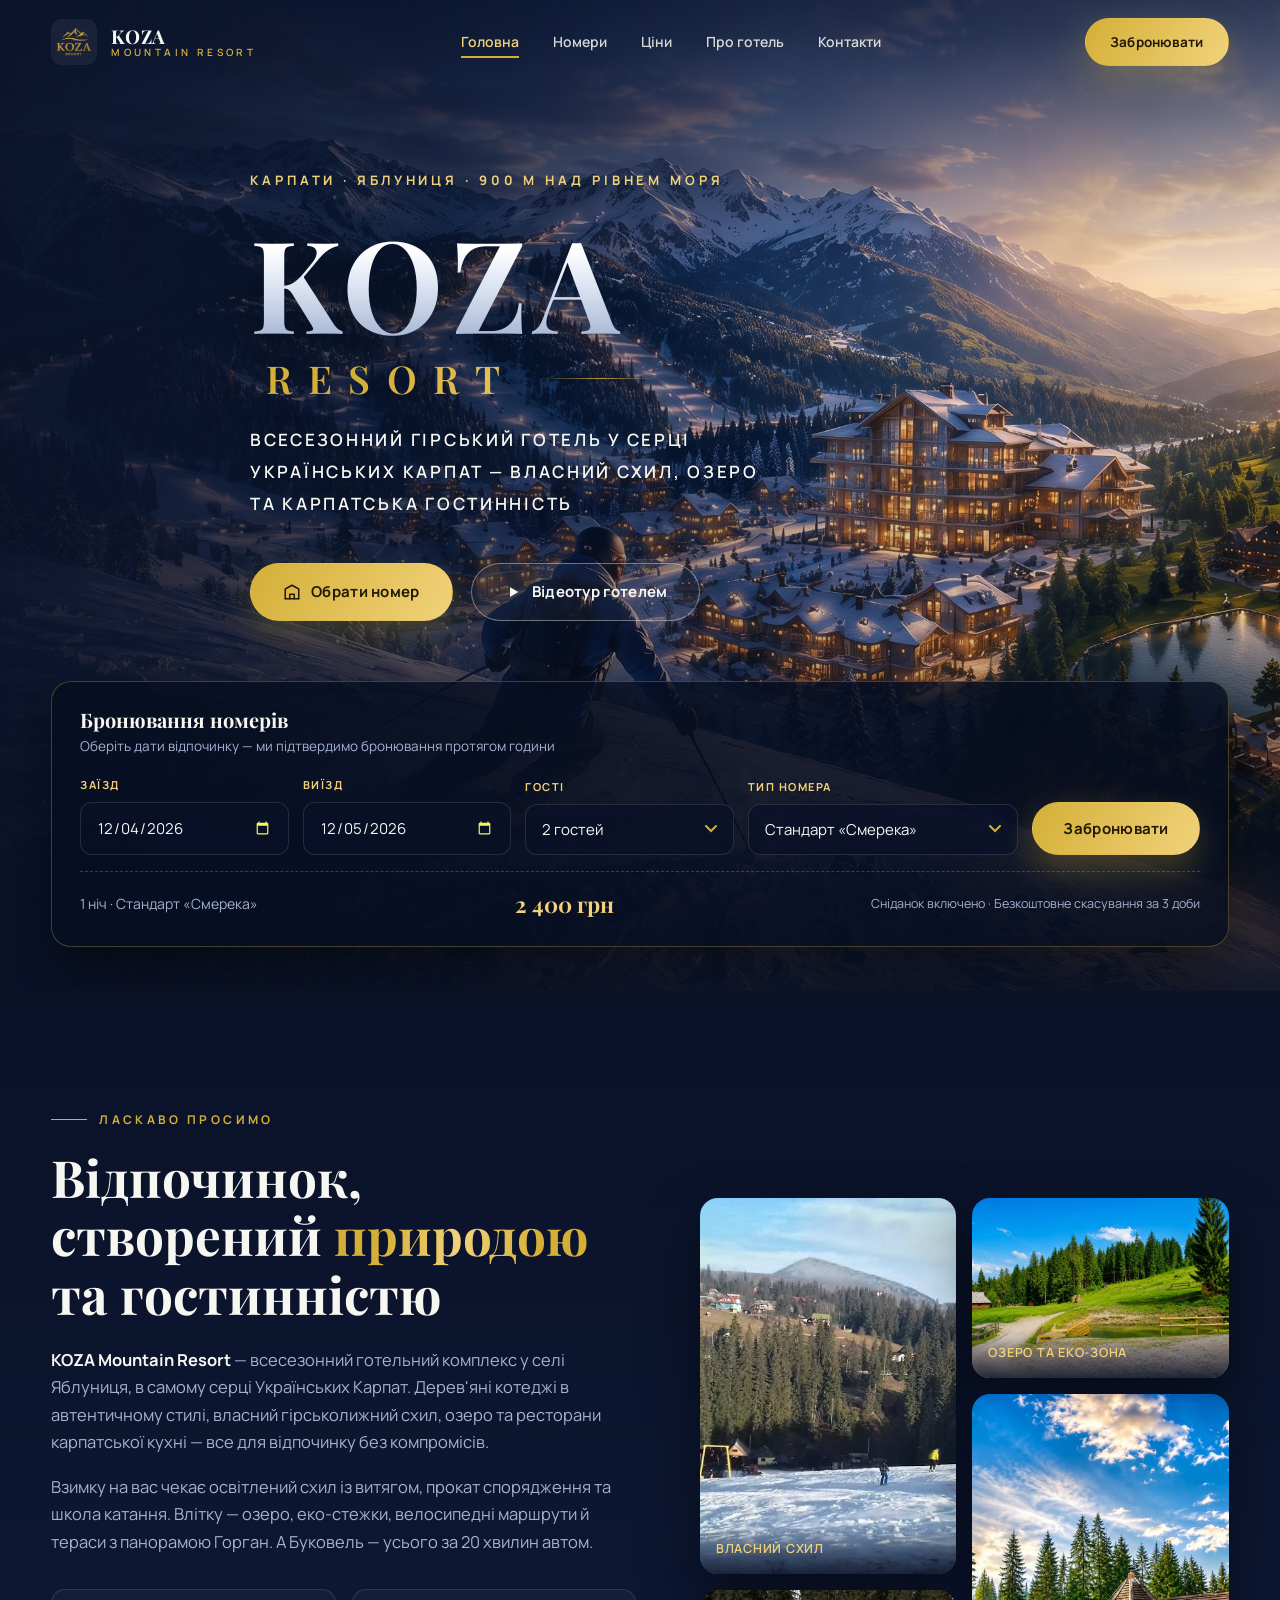
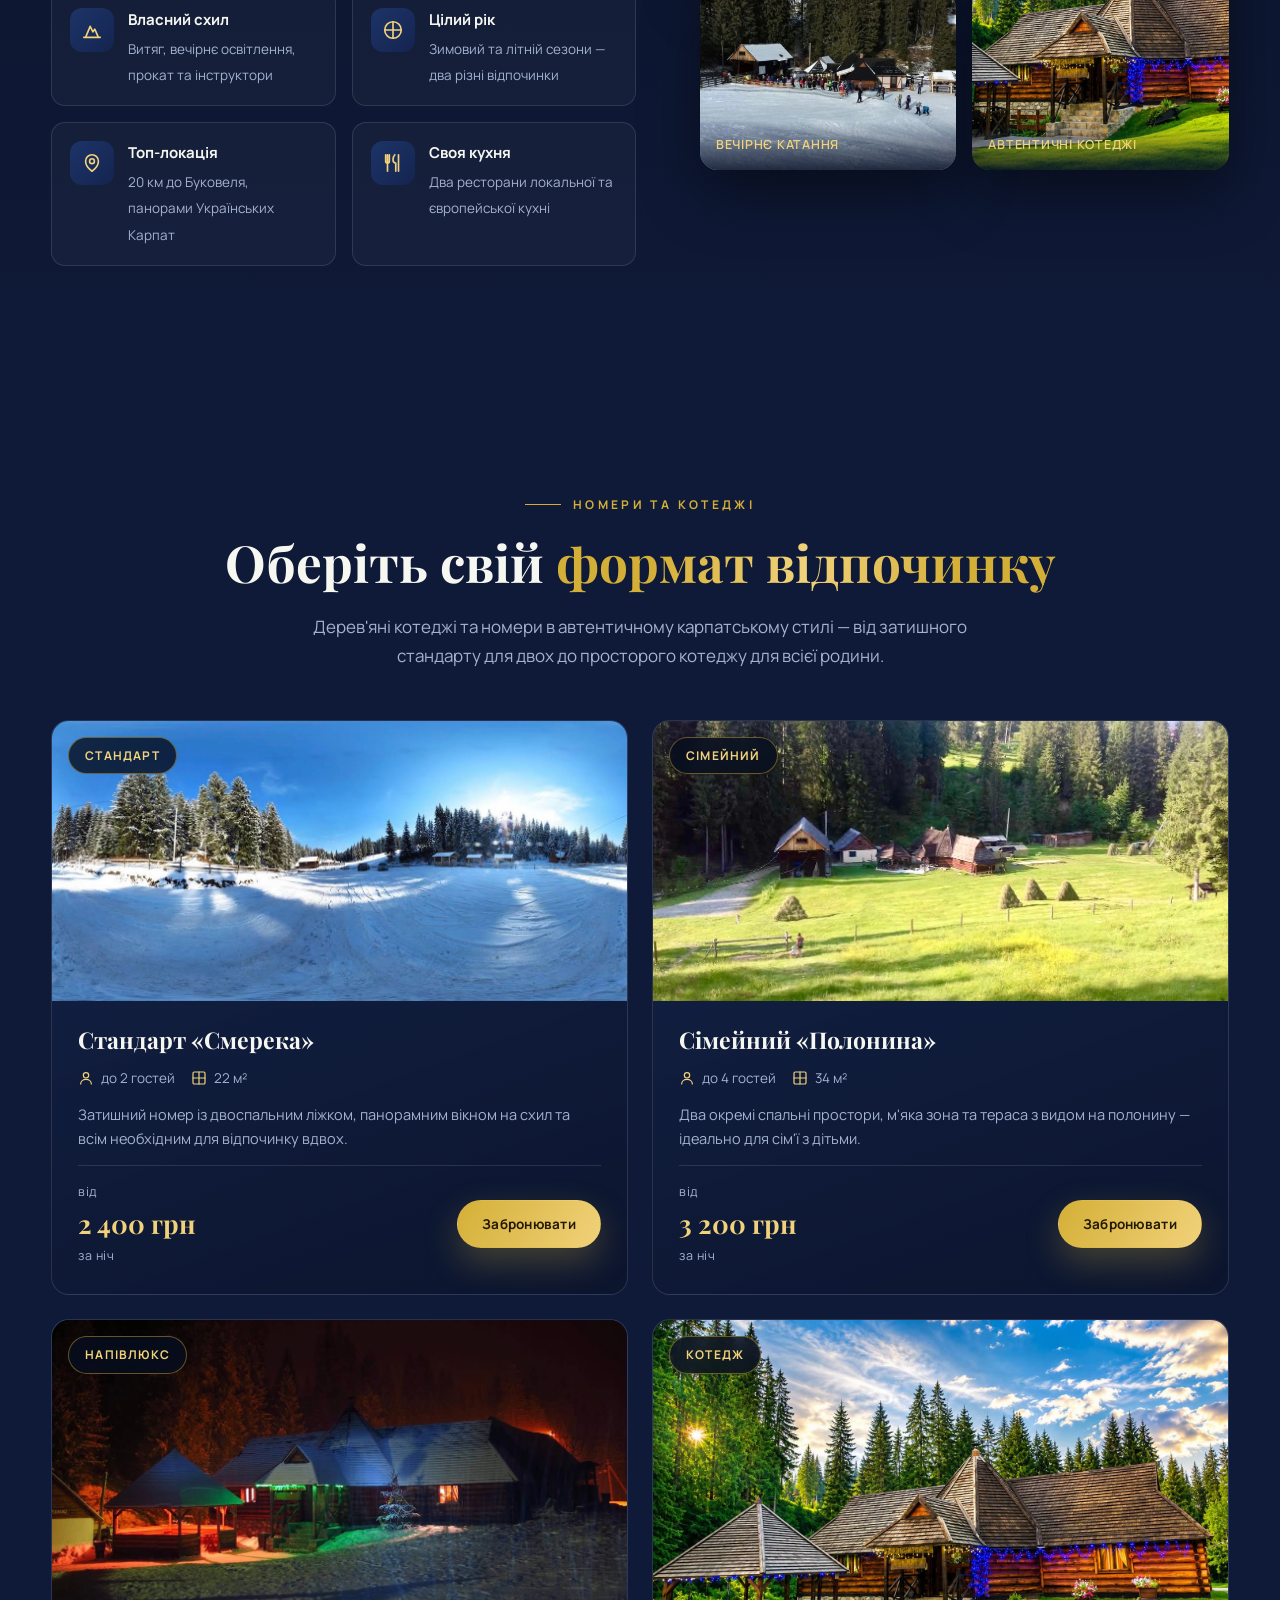
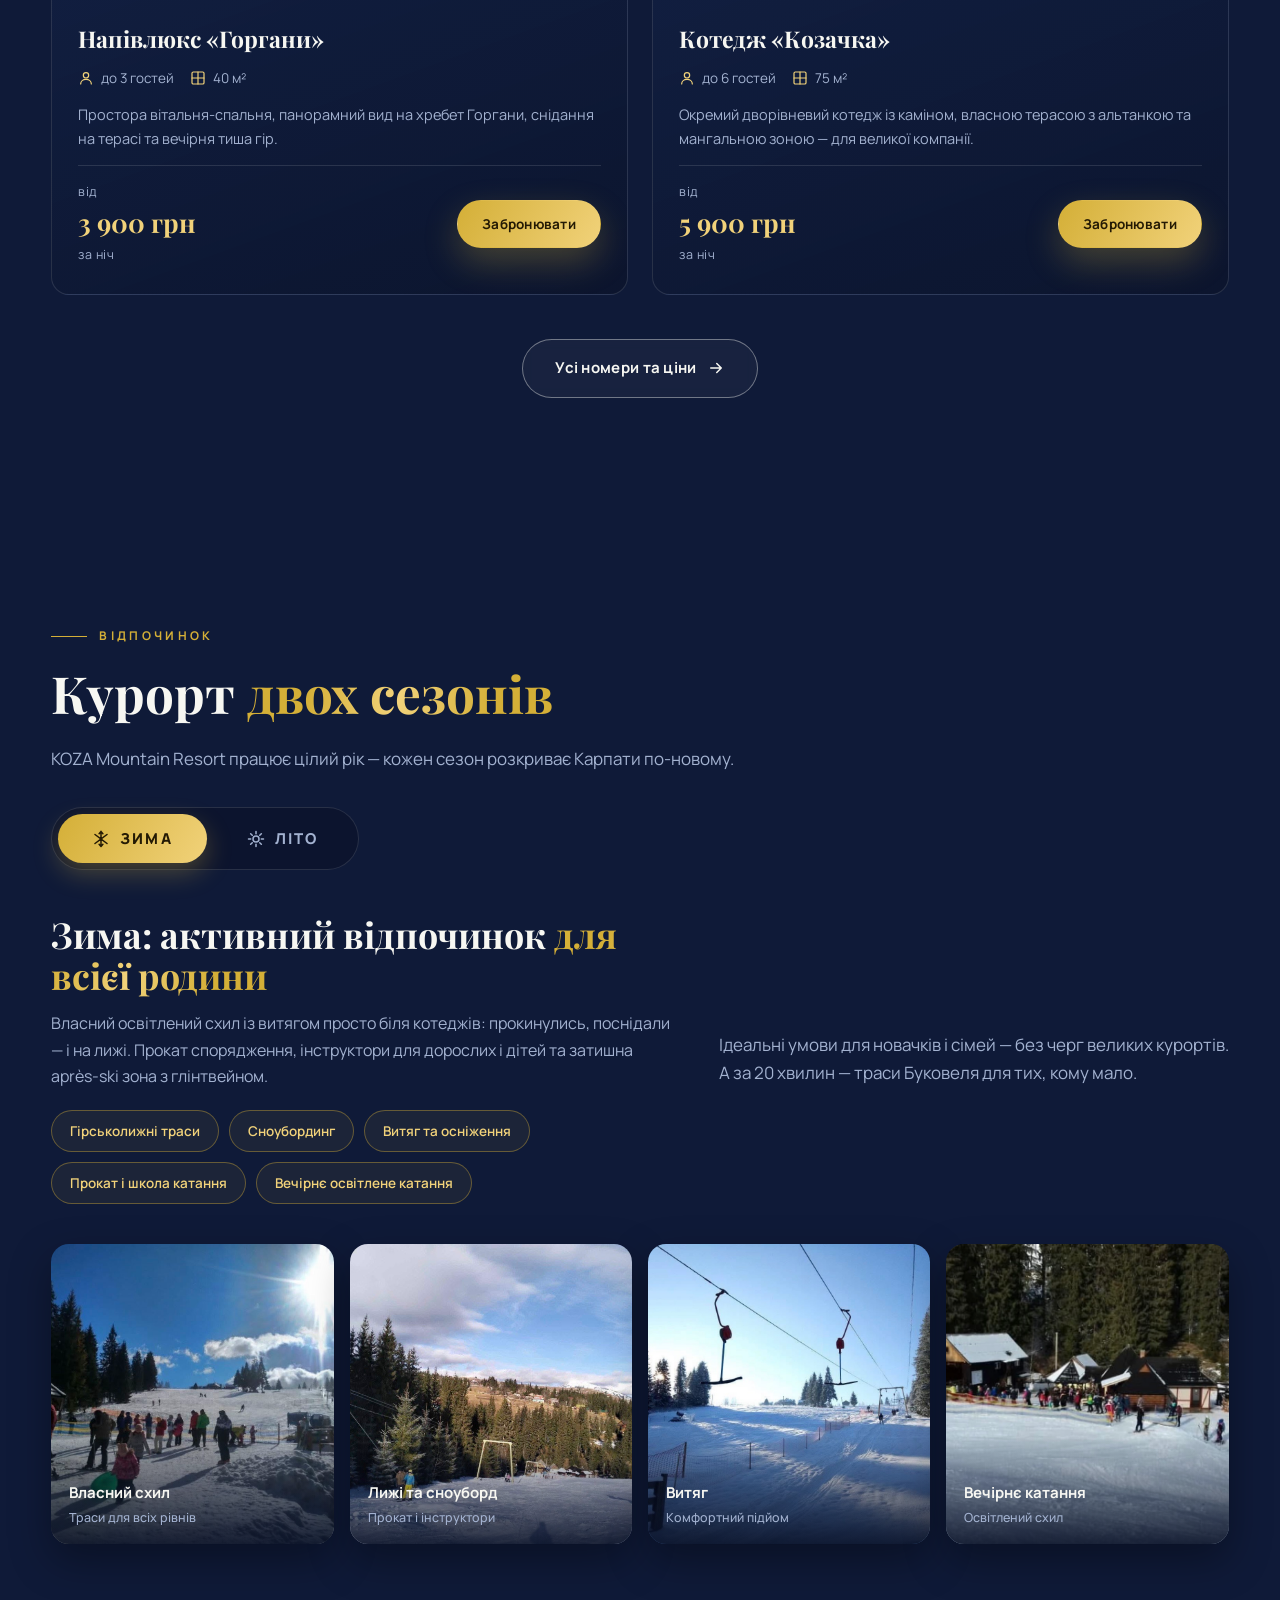
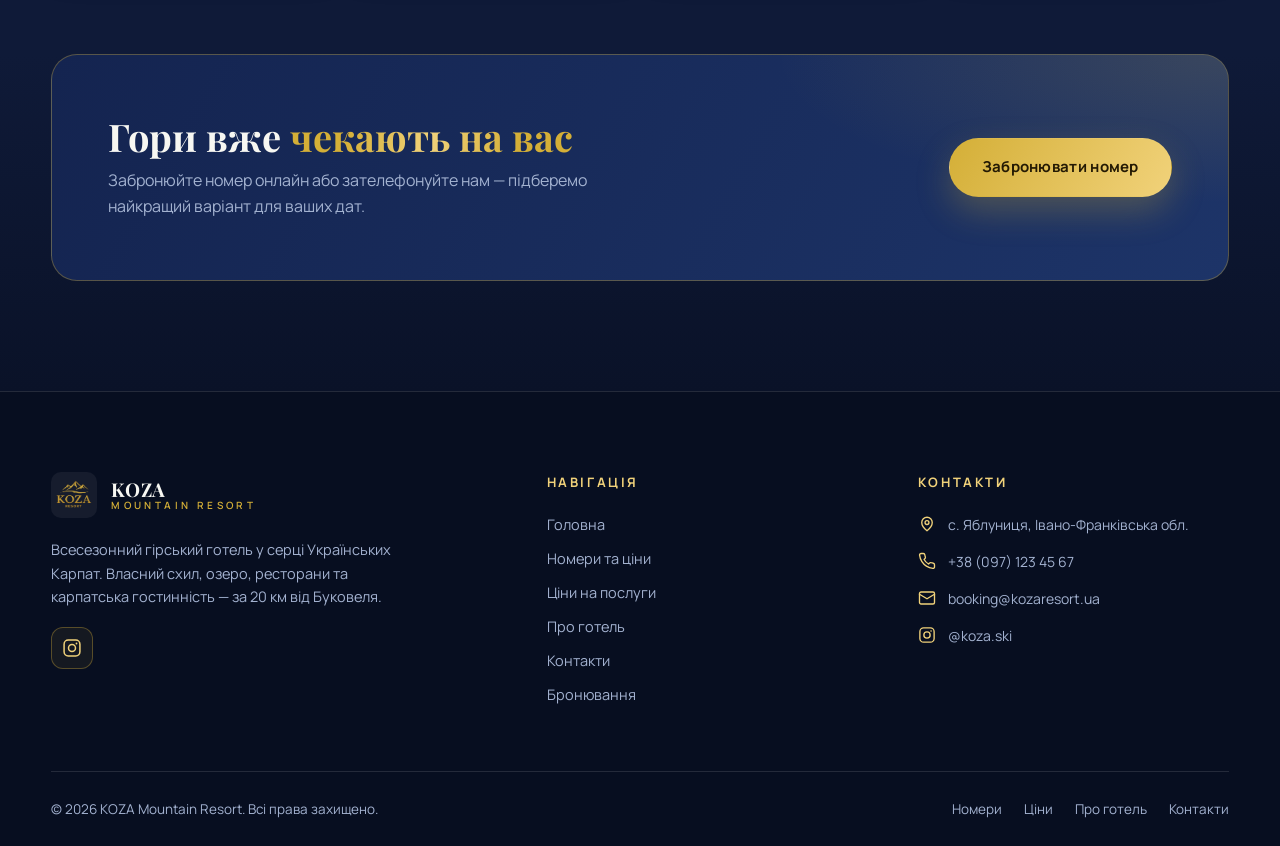
<file: v4/index.html>
<!DOCTYPE html>
<html lang="uk">
<head>
<meta charset="UTF-8">
<meta name="viewport" content="width=device-width, initial-scale=1.0">
<title>KOZA Mountain Resort — готель у Карпатах, с. Яблуниця | Бронювання номерів</title>
<meta name="description" content="KOZA Mountain Resort — всесезонний готель у серці Українських Карпат (с. Яблуниця, 20 км до Буковеля). Власний схил, озеро, ресторани, SPA. Бронюйте номери онлайн.">
<link rel="icon" href="img/logo.png" type="image/png">
<link rel="preconnect" href="https://fonts.googleapis.com">
<link rel="preconnect" href="https://fonts.gstatic.com" crossorigin>
<link href="https://fonts.googleapis.com/css2?family=Playfair+Display:ital,wght@0,400;0,600;0,700;0,800;1,400&family=Manrope:wght@300;400;500;600;700;800&display=swap" rel="stylesheet">
<link rel="stylesheet" href="css/style.css">
</head>
<body>

<!-- ================= HEADER ================= -->
<header class="header" id="header">
  <div class="container header-inner">
    <a href="index.html" class="brand">
      <img src="img/logo.png" alt="Логотип KOZA Mountain Resort">
      <span class="brand-name">KOZA<small>Mountain Resort</small></span>
    </a>
    <nav class="nav" id="nav">
      <a href="index.html" class="active">Головна</a>
      <a href="rooms.html">Номери</a>
      <a href="price.html">Ціни</a>
      <a href="about.html">Про готель</a>
      <a href="contacts.html">Контакти</a>
      <a href="#booking" class="btn-nav-cta">Забронювати</a>
    </nav>
    <div class="header-cta">
      <a href="#booking" class="btn btn-gold">Забронювати</a>
    </div>
    <button class="burger" id="burger" aria-label="Меню" aria-expanded="false">
      <span></span><span></span><span></span>
    </button>
  </div>
</header>

<!-- ================= HERO + BOOKING ================= -->
<section class="hero" id="hero">
  <div class="container hero-content">
    <span class="hero-eyebrow">Карпати · Яблуниця · 900 м над рівнем моря</span>
    <h1 class="hero-title">
      <span class="ht-main">KOZA</span>
      <span class="ht-sub">RESORT<i></i></span>
    </h1>
    <p class="hero-tagline">Всесезонний гірський готель у&nbsp;серці Українських Карпат — власний схил, озеро та&nbsp;карпатська гостинність</p>
    <div class="hero-actions">
      <a href="rooms.html" class="btn btn-gold">
        <svg class="ic" viewBox="0 0 24 24" fill="none" stroke="currentColor" stroke-width="2" stroke-linecap="round" stroke-linejoin="round"><path d="M3 21V8l9-5 9 5v13"/><path d="M9 21v-6h6v6"/><path d="M3 21h18"/></svg>
        Обрати номер
      </a>
      <a href="about.html" class="btn btn-ghost">
        <svg class="ic" viewBox="0 0 24 24" fill="currentColor"><path d="M8 5.5v13l11-6.5z"/></svg>
        Відеотур готелем
      </a>
    </div>
  </div>

  <!-- Модуль бронювання -->
  <div class="container booking-wrap" id="booking">
    <div class="booking-card">
      <h3>Бронювання номерів</h3>
      <p class="bk-sub">Оберіть дати відпочинку — ми підтвердимо бронювання протягом години</p>
      <form id="bookingForm" novalidate>
        <div class="booking-grid">
          <div class="bk-field">
            <label for="bkIn">Заїзд</label>
            <input type="date" id="bkIn" name="checkin" required>
          </div>
          <div class="bk-field">
            <label for="bkOut">Виїзд</label>
            <input type="date" id="bkOut" name="checkout" required>
          </div>
          <div class="bk-field">
            <label for="bkGuests">Гості</label>
            <select id="bkGuests" name="guests">
              <option value="1">1 гість</option>
              <option value="2" selected>2 гостей</option>
              <option value="3">3 гостей</option>
              <option value="4">4 гостей</option>
              <option value="5">5 гостей</option>
              <option value="6">6 гостей</option>
            </select>
          </div>
          <div class="bk-field">
            <label for="bkRoom">Тип номера</label>
            <select id="bkRoom" name="room">
              <option value="standard">Стандарт «Смерека»</option>
              <option value="family">Сімейний «Полонина»</option>
              <option value="junior">Напівлюкс «Горгани»</option>
              <option value="cottage">Котедж «Козачка»</option>
            </select>
          </div>
          <button type="submit" class="btn btn-gold">Забронювати</button>
        </div>
        <div class="bk-summary">
          <span id="sumNights">—</span>
          <b id="sumPrice">—</b>
          <span class="bk-note">Сніданок включено · Безкоштовне скасування за 3 доби</span>
        </div>
        <p class="form-ok" id="bookingOk">Дякуємо! Вашу заявку сформовано — надішліть її у вікні поштового клієнта, що відкрилося, і ми підтвердимо бронювання.</p>
      </form>
    </div>
  </div>
</section>

<!-- ================= ABOUT TEASER ================= -->
<section class="about" id="about">
  <div class="container">
    <div class="about-grid">
      <div class="about-text">
        <span class="eyebrow reveal">Ласкаво просимо</span>
        <h2 class="reveal">Відпочинок, створений <span class="gold">природою</span> та&nbsp;гостинністю</h2>
        <p class="reveal d1"><strong>KOZA Mountain Resort</strong> — всесезонний готельний комплекс у селі Яблуниця, в самому серці Українських Карпат. Дерев'яні котеджі в автентичному стилі, власний гірськолижний схил, озеро та ресторани карпатської кухні — все для відпочинку без компромісів.</p>
        <p class="reveal d2">Взимку на вас чекає освітлений схил із витягом, прокат спорядження та школа катання. Влітку — озеро, еко-стежки, велосипедні маршрути й тераси з панорамою Горган. А Буковель — усього за 20 хвилин автом.</p>
        <div class="feature-list">
          <div class="feature reveal d1">
            <span class="fi"><svg viewBox="0 0 24 24" fill="none" stroke="currentColor" stroke-width="1.8" stroke-linecap="round" stroke-linejoin="round"><path d="M3 20h18M5 20l5-12 3 6 2-3 4 9"/></svg></span>
            <div><b>Власний схил</b><span>Витяг, вечірнє освітлення, прокат та інструктори</span></div>
          </div>
          <div class="feature reveal d2">
            <span class="fi"><svg viewBox="0 0 24 24" fill="none" stroke="currentColor" stroke-width="1.8" stroke-linecap="round" stroke-linejoin="round"><circle cx="12" cy="12" r="9"/><path d="M12 3v18M3 12h18"/></svg></span>
            <div><b>Цілий рік</b><span>Зимовий та літній сезони — два різні відпочинки</span></div>
          </div>
          <div class="feature reveal d3">
            <span class="fi"><svg viewBox="0 0 24 24" fill="none" stroke="currentColor" stroke-width="1.8" stroke-linecap="round" stroke-linejoin="round"><path d="M12 21s-7-5.4-7-11a7 7 0 0 1 14 0c0 5.6-7 11-7 11z"/><circle cx="12" cy="10" r="2.6"/></svg></span>
            <div><b>Топ-локація</b><span>20 км до Буковеля, панорами Українських Карпат</span></div>
          </div>
          <div class="feature reveal d4">
            <span class="fi"><svg viewBox="0 0 24 24" fill="none" stroke="currentColor" stroke-width="1.8" stroke-linecap="round" stroke-linejoin="round"><path d="M4 3v7a2 2 0 0 0 2 2h0a2 2 0 0 0 2-2V3M6 3v18M14 3c-1.5 1.5-2 3.5-2 5.5 0 2 1 3.5 3 3.5v9M18 3v18"/></svg></span>
            <div><b>Своя кухня</b><span>Два ресторани локальної та європейської кухні</span></div>
          </div>
        </div>
      </div>
      <div class="about-mosaic reveal d2">
        <figure><img src="img/img_020.jpg" alt="Зимовий схил KOZA Mountain Resort" loading="lazy"><figcaption>Власний схил</figcaption></figure>
        <figure><img src="img/img_016.jpg" alt="Озеро на території готелю влітку" loading="lazy"><figcaption>Озеро та еко-зона</figcaption></figure>
        <figure><img src="img/img_017.jpg" alt="Дерев'яні котеджі готелю серед смерек" loading="lazy"><figcaption>Автентичні котеджі</figcaption></figure>
        <figure><img src="img/img_033.jpg" alt="Вечірнє катання на освітленому схилі" loading="lazy"><figcaption>Вечірнє катання</figcaption></figure>
      </div>
    </div>
  </div>
</section>

<!-- ================= ROOMS PREVIEW ================= -->
<section class="rooms" id="rooms">
  <div class="container">
    <div class="center">
      <span class="eyebrow reveal">Номери та котеджі</span>
      <h2 class="reveal">Оберіть свій <span class="gold">формат відпочинку</span></h2>
      <p class="section-lead reveal d1">Дерев'яні котеджі та номери в автентичному карпатському стилі — від затишного стандарту для двох до просторого котеджу для всієї родини.</p>
    </div>

    <div class="rooms-grid">
      <article class="room-card reveal">
        <figure class="room-photo">
          <img src="img/img_015.jpg" alt="Номер Стандарт «Смерека» — зимовий краєвид котеджів" loading="lazy">
          <span class="room-badge">Стандарт</span>
        </figure>
        <div class="room-body">
          <h3>Стандарт «Смерека»</h3>
          <div class="room-meta">
            <span><svg viewBox="0 0 24 24" fill="none" stroke="currentColor" stroke-width="1.8" stroke-linecap="round"><circle cx="12" cy="8" r="4"/><path d="M4 21c0-4 3.6-7 8-7s8 3 8 7"/></svg>до 2 гостей</span>
            <span><svg viewBox="0 0 24 24" fill="none" stroke="currentColor" stroke-width="1.8" stroke-linecap="round" stroke-linejoin="round"><rect x="3" y="3" width="18" height="18" rx="2"/><path d="M3 12h18M12 3v18"/></svg>22 м²</span>
          </div>
          <p>Затишний номер із двоспальним ліжком, панорамним вікном на схил та всім необхідним для відпочинку вдвох.</p>
          <div class="room-foot">
            <div class="room-price">від<b>2 400 грн</b>за ніч</div>
            <a href="index.html?room=standard#booking" class="btn btn-gold">Забронювати</a>
          </div>
        </div>
      </article>

      <article class="room-card reveal d1">
        <figure class="room-photo">
          <img src="img/img_006.jpg" alt="Сімейний номер «Полонина» — котеджі на зеленій полонині" loading="lazy">
          <span class="room-badge">Сімейний</span>
        </figure>
        <div class="room-body">
          <h3>Сімейний «Полонина»</h3>
          <div class="room-meta">
            <span><svg viewBox="0 0 24 24" fill="none" stroke="currentColor" stroke-width="1.8" stroke-linecap="round"><circle cx="12" cy="8" r="4"/><path d="M4 21c0-4 3.6-7 8-7s8 3 8 7"/></svg>до 4 гостей</span>
            <span><svg viewBox="0 0 24 24" fill="none" stroke="currentColor" stroke-width="1.8" stroke-linecap="round" stroke-linejoin="round"><rect x="3" y="3" width="18" height="18" rx="2"/><path d="M3 12h18M12 3v18"/></svg>34 м²</span>
          </div>
          <p>Два окремі спальні простори, м'яка зона та тераса з видом на полонину — ідеально для сім'ї з дітьми.</p>
          <div class="room-foot">
            <div class="room-price">від<b>3 200 грн</b>за ніч</div>
            <a href="index.html?room=family#booking" class="btn btn-gold">Забронювати</a>
          </div>
        </div>
      </article>

      <article class="room-card reveal d2">
        <figure class="room-photo">
          <img src="img/img_007.jpg" alt="Напівлюкс «Горгани» — вечірні вогні готельного комплексу" loading="lazy">
          <span class="room-badge">Напівлюкс</span>
        </figure>
        <div class="room-body">
          <h3>Напівлюкс «Горгани»</h3>
          <div class="room-meta">
            <span><svg viewBox="0 0 24 24" fill="none" stroke="currentColor" stroke-width="1.8" stroke-linecap="round"><circle cx="12" cy="8" r="4"/><path d="M4 21c0-4 3.6-7 8-7s8 3 8 7"/></svg>до 3 гостей</span>
            <span><svg viewBox="0 0 24 24" fill="none" stroke="currentColor" stroke-width="1.8" stroke-linecap="round" stroke-linejoin="round"><rect x="3" y="3" width="18" height="18" rx="2"/><path d="M3 12h18M12 3v18"/></svg>40 м²</span>
          </div>
          <p>Простора вітальня-спальня, панорамний вид на хребет Горгани, снідання на терасі та вечірня тиша гір.</p>
          <div class="room-foot">
            <div class="room-price">від<b>3 900 грн</b>за ніч</div>
            <a href="index.html?room=junior#booking" class="btn btn-gold">Забронювати</a>
          </div>
        </div>
      </article>

      <article class="room-card reveal d3">
        <figure class="room-photo">
          <img src="img/img_017.jpg" alt="Котедж «Козачка» — окремий дерев'яний котедж з терасою" loading="lazy">
          <span class="room-badge">Котедж</span>
        </figure>
        <div class="room-body">
          <h3>Котедж «Козачка»</h3>
          <div class="room-meta">
            <span><svg viewBox="0 0 24 24" fill="none" stroke="currentColor" stroke-width="1.8" stroke-linecap="round"><circle cx="12" cy="8" r="4"/><path d="M4 21c0-4 3.6-7 8-7s8 3 8 7"/></svg>до 6 гостей</span>
            <span><svg viewBox="0 0 24 24" fill="none" stroke="currentColor" stroke-width="1.8" stroke-linecap="round" stroke-linejoin="round"><rect x="3" y="3" width="18" height="18" rx="2"/><path d="M3 12h18M12 3v18"/></svg>75 м²</span>
          </div>
          <p>Окремий дворівневий котедж із каміном, власною терасою з альтанкою та мангальною зоною — для великої компанії.</p>
          <div class="room-foot">
            <div class="room-price">від<b>5 900 грн</b>за ніч</div>
            <a href="index.html?room=cottage#booking" class="btn btn-gold">Забронювати</a>
          </div>
        </div>
      </article>
    </div>

    <div class="center" style="margin-top:44px">
      <a href="rooms.html" class="btn btn-ghost reveal">Усі номери та ціни
        <svg class="ic" viewBox="0 0 24 24" fill="none" stroke="currentColor" stroke-width="2" stroke-linecap="round" stroke-linejoin="round"><path d="M5 12h14M13 6l6 6-6 6"/></svg>
      </a>
    </div>
  </div>
</section>

<!-- ================= SEASONS ================= -->
<section class="seasons" id="seasons">
  <div class="container">
    <span class="eyebrow reveal">Відпочинок</span>
    <h2 class="reveal">Курорт <span class="gold">двох сезонів</span></h2>
    <p class="section-lead reveal d1">KOZA Mountain Resort працює цілий рік — кожен сезон розкриває Карпати по-новому.</p>

    <div class="season-switch reveal d2" role="tablist" aria-label="Сезони">
      <button class="season-btn active" data-season="winter" role="tab" aria-selected="true">
        <svg viewBox="0 0 24 24" fill="none" stroke="currentColor" stroke-width="2" stroke-linecap="round"><path d="M12 2v20M4 6l16 12M20 6L4 18M12 2l-2.5 3M12 2l2.5 3M12 22l-2.5-3M12 22l2.5-3"/></svg>
        Зима
      </button>
      <button class="season-btn" data-season="summer" role="tab" aria-selected="false">
        <svg viewBox="0 0 24 24" fill="none" stroke="currentColor" stroke-width="2" stroke-linecap="round"><circle cx="12" cy="12" r="4"/><path d="M12 2v3M12 19v3M2 12h3M19 12h3M4.9 4.9l2.1 2.1M17 17l2.1 2.1M19.1 4.9L17 7M7 17l-2.1 2.1"/></svg>
        Літо
      </button>
    </div>

    <!-- ЗИМА -->
    <div class="season-panel active" id="panel-winter" role="tabpanel">
      <div class="season-head">
        <div>
          <h3>Зима: активний відпочинок <span class="gold">для всієї родини</span></h3>
          <p>Власний освітлений схил із витягом просто біля котеджів: прокинулись, поснідали — і на лижі. Прокат спорядження, інструктори для дорослих і дітей та затишна après-ski зона з глінтвейном.</p>
          <ul class="season-tags">
            <li>Гірськолижні траси</li>
            <li>Сноубординг</li>
            <li>Витяг та осніження</li>
            <li>Прокат і школа катання</li>
            <li>Вечірнє освітлене катання</li>
          </ul>
        </div>
        <p class="section-lead">Ідеальні умови для новачків і сімей — без черг великих курортів. А за 20 хвилин — траси Буковеля для тих, кому мало.</p>
      </div>
      <div class="season-gallery">
        <figure class="sg-card reveal"><img src="img/img_001.jpg" alt="Засніжений схил готелю" loading="lazy"><figcaption>Власний схил<small>Траси для всіх рівнів</small></figcaption></figure>
        <figure class="sg-card reveal d1"><img src="img/img_012.jpg" alt="Лижники на трасі" loading="lazy"><figcaption>Лижі та сноуборд<small>Прокат і інструктори</small></figcaption></figure>
        <figure class="sg-card reveal d2"><img src="img/img_024.jpg" alt="Бугельний витяг на схилі" loading="lazy"><figcaption>Витяг<small>Комфортний підйом</small></figcaption></figure>
        <figure class="sg-card reveal d3"><img src="img/img_033.jpg" alt="Вечірнє катання під освітленням" loading="lazy"><figcaption>Вечірнє катання<small>Освітлений схил</small></figcaption></figure>
      </div>
    </div>

    <!-- ЛІТО -->
    <div class="season-panel" id="panel-summer" role="tabpanel">
      <div class="season-head">
        <div>
          <h3>Літо: природа, спокій, <span class="gold">еко-відпочинок</span></h3>
          <p>Влітку готель перетворюється на простір усамітнення та відновлення: власне озеро, гірське повітря, полонини й панорами Горган. Тиша для тих, хто її шукає, — та активності для тих, хто не всидить на місці.</p>
          <ul class="season-tags">
            <li>Озеро та зона відпочинку</li>
            <li>Еко-стежки й трекінг</li>
            <li>Велосипедні маршрути</li>
            <li>Пікнік-зони та альтанки</li>
            <li>Мангальні зони</li>
          </ul>
        </div>
        <p class="section-lead">Сім'ї, корпоративні групи, ретрити та свята просто неба — літні Карпати створені для перезавантаження.</p>
      </div>
      <div class="season-gallery">
        <figure class="sg-card reveal"><img src="img/img_005.jpg" alt="Зелена долина Карпат влітку" loading="lazy"><figcaption>Карпатські панорами<small>Краєвиди на хребет Горгани</small></figcaption></figure>
        <figure class="sg-card reveal d1"><img src="img/img_021.jpg" alt="Озеро з альтанкою на території" loading="lazy"><figcaption>Власне озеро<small>Відпочинок біля води</small></figcaption></figure>
        <figure class="sg-card reveal d2"><img src="img/img_009.jpg" alt="Гірські луки та еко-стежки" loading="lazy"><figcaption>Еко-маршрути<small>Трекінг та прогулянки</small></figcaption></figure>
        <figure class="sg-card reveal d3"><img src="img/img_026.jpg" alt="Літній відпочинок у горах" loading="lazy"><figcaption>Активне літо<small>Спорт і відпочинок на природі</small></figcaption></figure>
      </div>
    </div>
  </div>
</section>

<!-- ================= CTA ================= -->
<section class="infra" style="padding-top:0">
  <div class="container">
    <div class="cta-banner reveal">
      <div>
        <h3>Гори вже <span class="gold">чекають на вас</span></h3>
        <p>Забронюйте номер онлайн або зателефонуйте нам — підберемо найкращий варіант для ваших дат.</p>
      </div>
      <a href="#booking" class="btn btn-gold">Забронювати номер</a>
    </div>
  </div>
</section>

<!-- ================= FOOTER ================= -->
<footer class="footer">
  <div class="container">
    <div class="footer-grid">
      <div class="footer-about">
        <a href="index.html" class="brand">
          <img src="img/logo.png" alt="Логотип KOZA Mountain Resort">
          <span class="brand-name">KOZA<small>Mountain Resort</small></span>
        </a>
        <p>Всесезонний гірський готель у серці Українських Карпат. Власний схил, озеро, ресторани та карпатська гостинність — за 20 км від Буковеля.</p>
        <div class="socials">
          <a href="https://www.instagram.com/koza.ski/" target="_blank" rel="noopener" aria-label="Instagram KOZA Resort">
            <svg viewBox="0 0 24 24" fill="none" stroke="currentColor" stroke-width="1.8" stroke-linecap="round" stroke-linejoin="round"><rect x="2.5" y="2.5" width="19" height="19" rx="5"/><circle cx="12" cy="12" r="4.2"/><circle cx="17.4" cy="6.6" r="1.1" fill="currentColor" stroke="none"/></svg>
          </a>
        </div>
      </div>
      <div>
        <h4>Навігація</h4>
        <div class="footer-links">
          <a href="index.html">Головна</a>
          <a href="rooms.html">Номери та ціни</a>
          <a href="price.html">Ціни на послуги</a>
          <a href="about.html">Про готель</a>
          <a href="contacts.html">Контакти</a>
          <a href="index.html#booking">Бронювання</a>
        </div>
      </div>
      <div>
        <h4>Контакти</h4>
        <div class="footer-contacts">
          <div>
            <svg viewBox="0 0 24 24" fill="none" stroke="currentColor" stroke-width="1.8" stroke-linecap="round" stroke-linejoin="round"><path d="M12 21s-7-5.4-7-11a7 7 0 0 1 14 0c0 5.6-7 11-7 11z"/><circle cx="12" cy="10" r="2.6"/></svg>
            с. Яблуниця, Івано-Франківська обл.
          </div>
          <a href="tel:+380971234567">
            <svg viewBox="0 0 24 24" fill="none" stroke="currentColor" stroke-width="1.8" stroke-linecap="round" stroke-linejoin="round"><path d="M22 16.9v3a2 2 0 0 1-2.2 2 19.8 19.8 0 0 1-8.6-3.1 19.5 19.5 0 0 1-6-6A19.8 19.8 0 0 1 2.1 4.2 2 2 0 0 1 4.1 2h3a2 2 0 0 1 2 1.7c.1 1 .4 2 .7 2.9a2 2 0 0 1-.5 2.1L8.1 10a16 16 0 0 0 6 6l1.3-1.3a2 2 0 0 1 2.1-.4c.9.3 1.9.6 2.9.7a2 2 0 0 1 1.6 2z"/></svg>
            +38 (097) 123 45 67
          </a>
          <a href="mailto:booking@kozaresort.ua">
            <svg viewBox="0 0 24 24" fill="none" stroke="currentColor" stroke-width="1.8" stroke-linecap="round" stroke-linejoin="round"><rect x="2" y="4" width="20" height="16" rx="2"/><path d="m22 7-10 6L2 7"/></svg>
            booking@kozaresort.ua
          </a>
          <a href="https://www.instagram.com/koza.ski/" target="_blank" rel="noopener">
            <svg viewBox="0 0 24 24" fill="none" stroke="currentColor" stroke-width="1.8" stroke-linecap="round" stroke-linejoin="round"><rect x="2.5" y="2.5" width="19" height="19" rx="5"/><circle cx="12" cy="12" r="4.2"/><circle cx="17.4" cy="6.6" r="1.1" fill="currentColor" stroke="none"/></svg>
            @koza.ski
          </a>
        </div>
      </div>
    </div>
    <div class="footer-bottom">
      <p>© <span id="year">2026</span> KOZA Mountain Resort. Всі права захищено.</p>
      <nav>
        <a href="rooms.html">Номери</a>
        <a href="price.html">Ціни</a>
        <a href="about.html">Про готель</a>
        <a href="contacts.html">Контакти</a>
      </nav>
    </div>
  </div>
</footer>

<script src="js/main.js"></script>
</body>
</html>
</file>
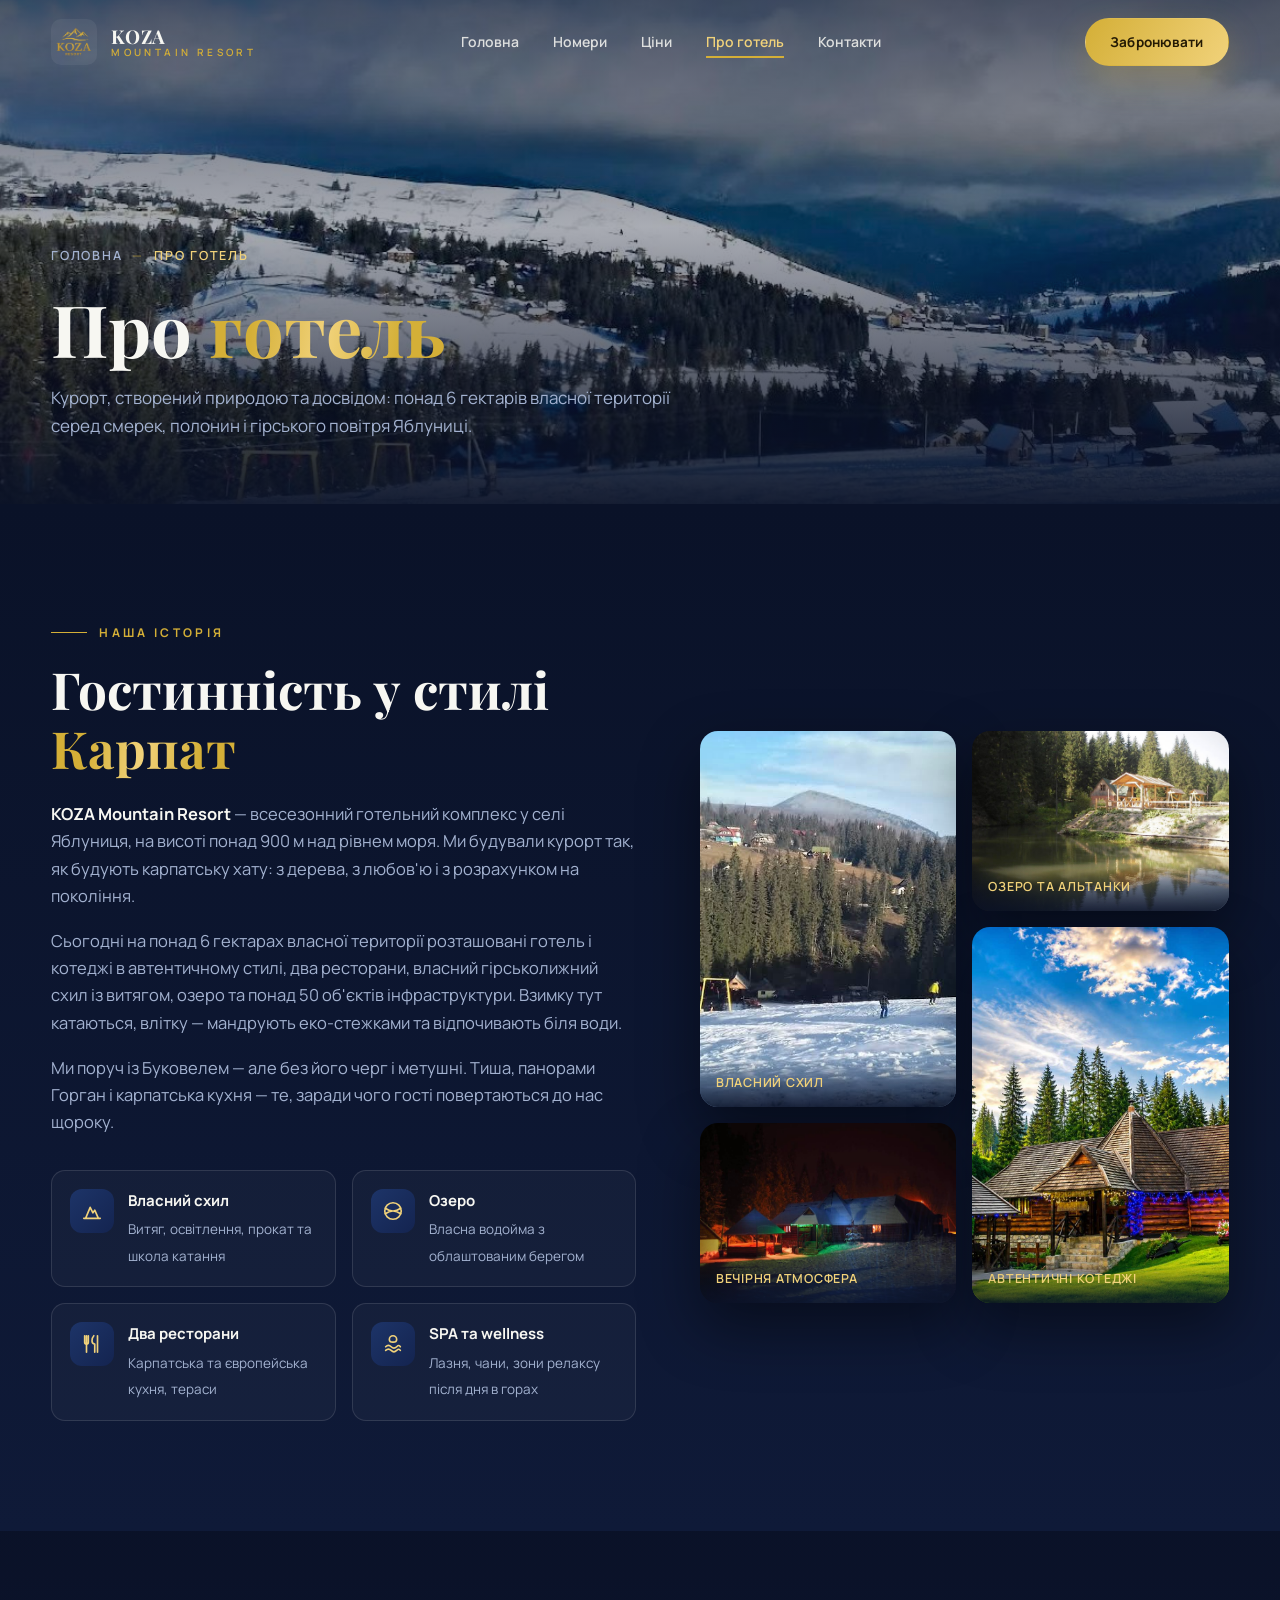
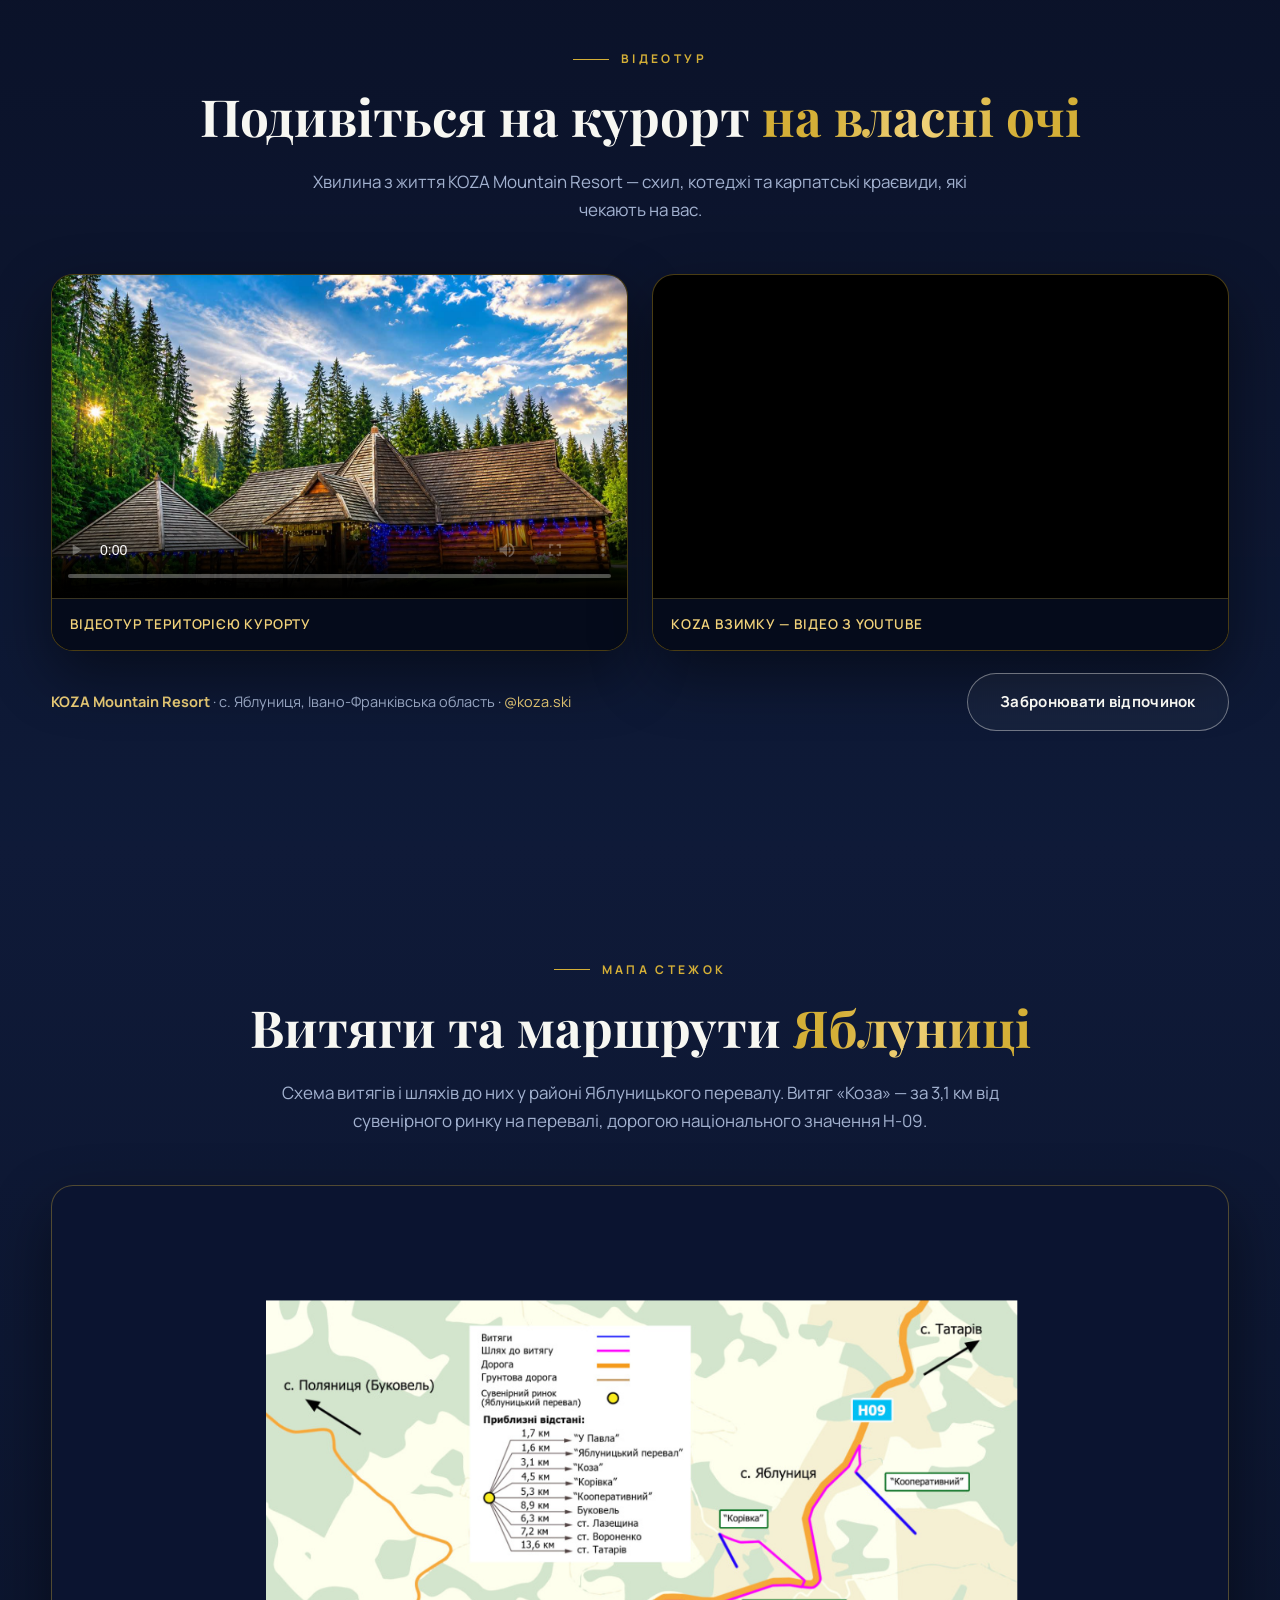
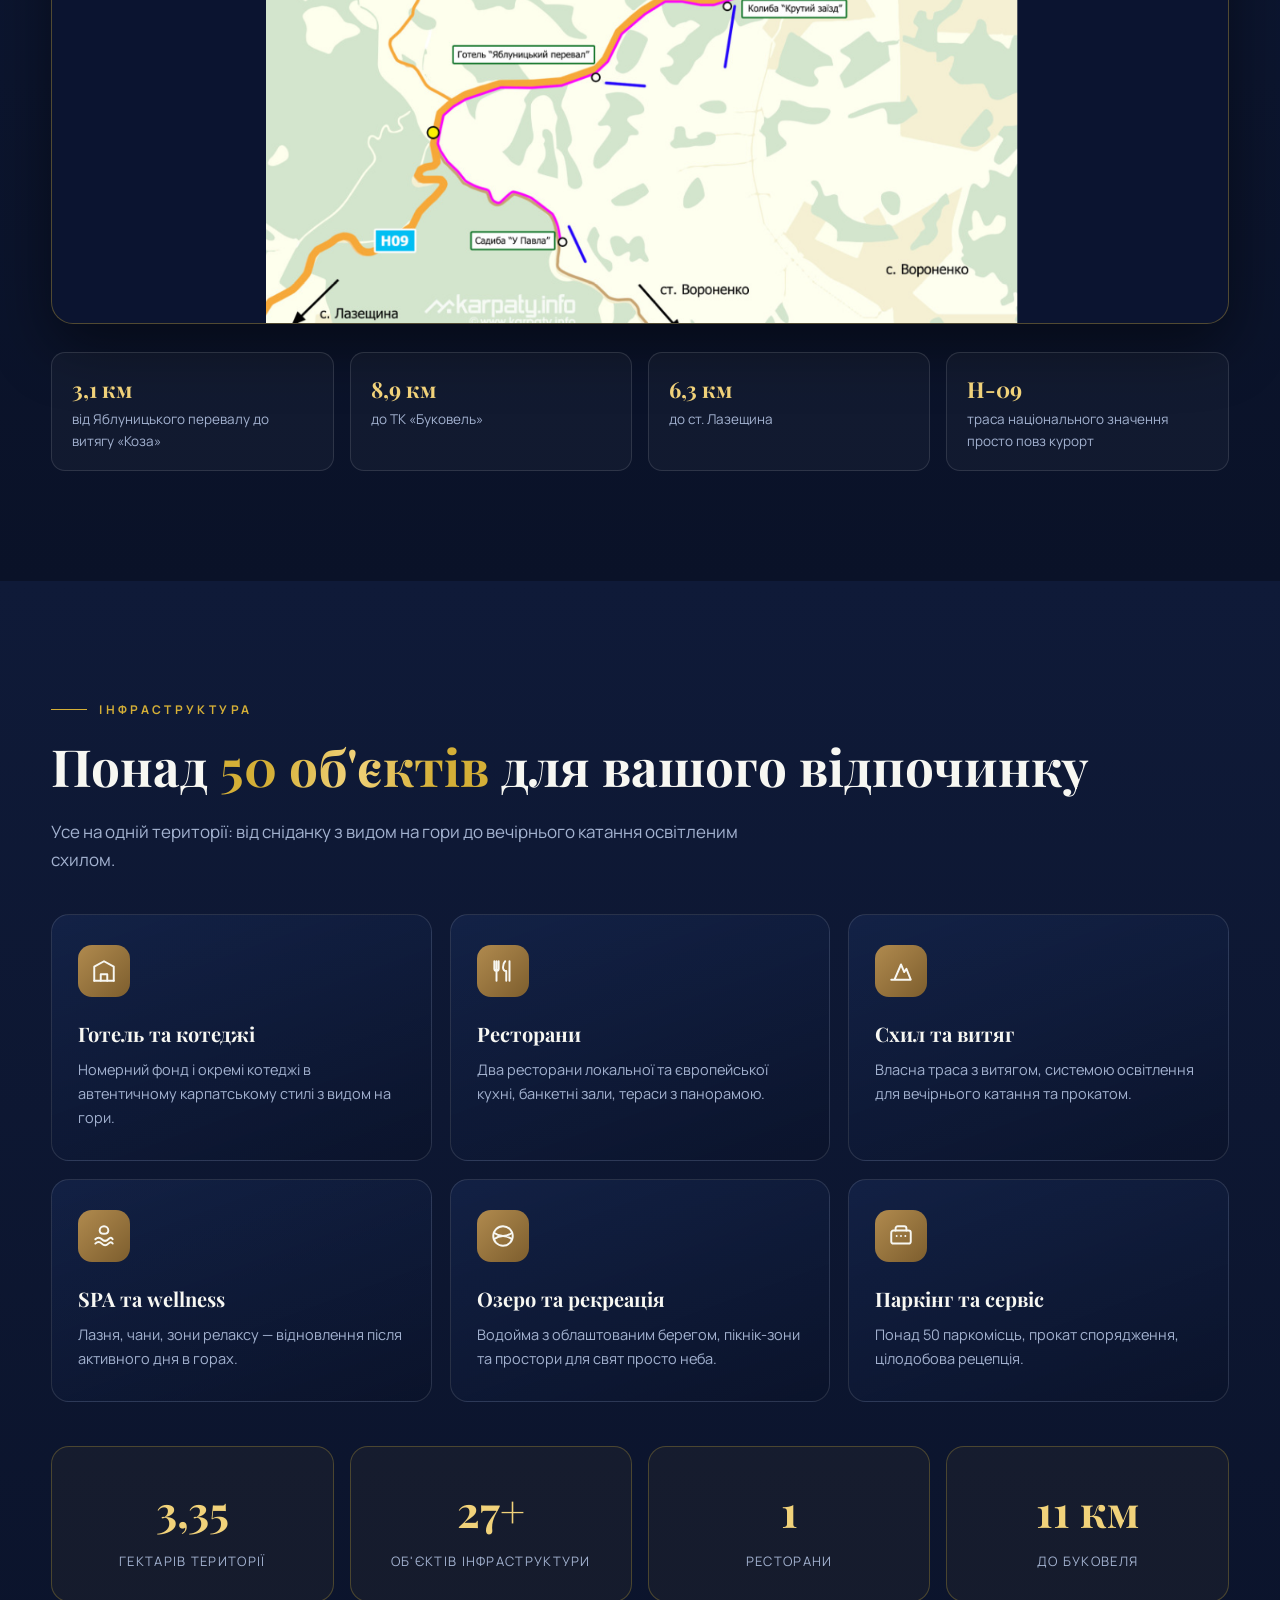
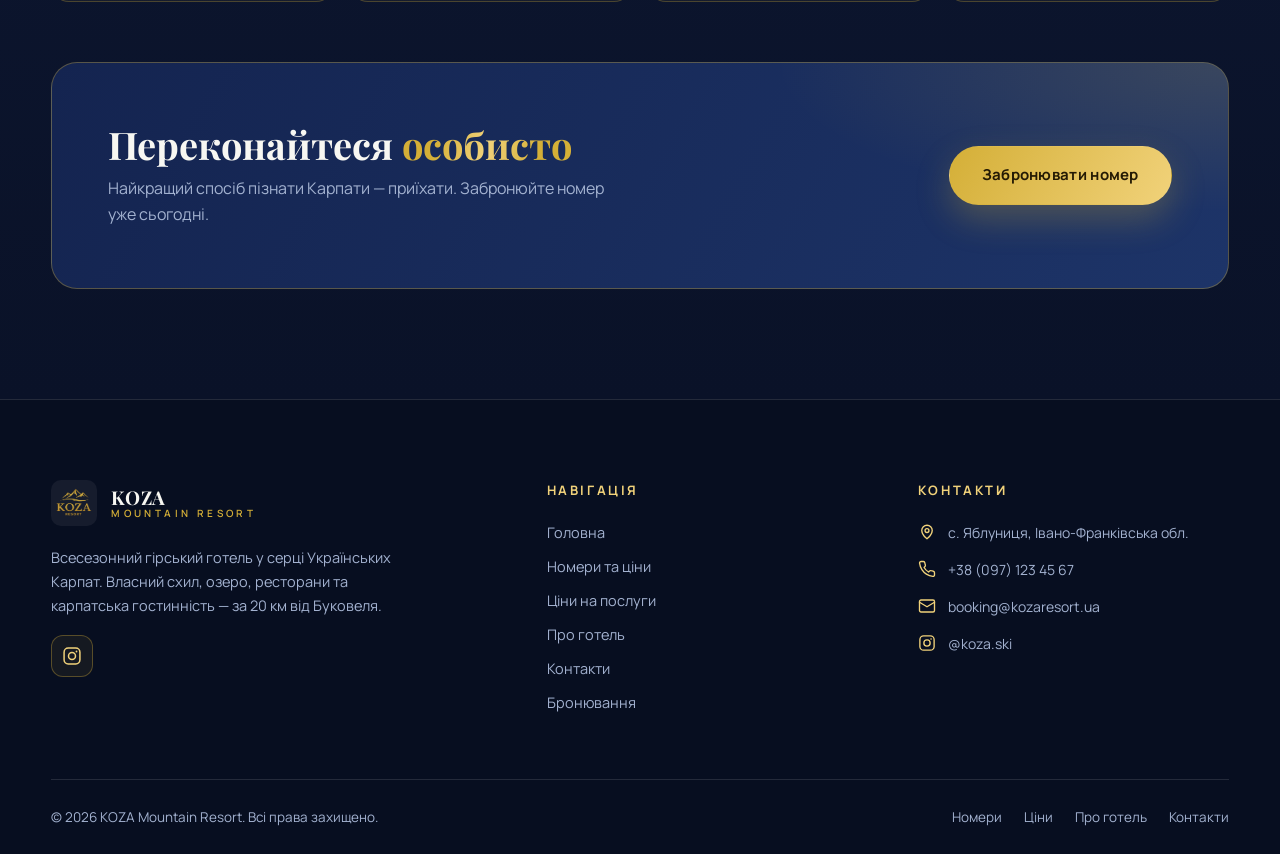
<file: v4/about.html>
<!DOCTYPE html>
<html lang="uk">
<head>
<meta charset="UTF-8">
<meta name="viewport" content="width=device-width, initial-scale=1.0">
<title>Про готель — KOZA Mountain Resort | Всесезонний курорт у Карпатах</title>
<meta name="description" content="KOZA Mountain Resort — всесезонний готель у с. Яблуниця: власний гірськолижний схил, озеро, два ресторани, SPA. Дивіться відеотур та знайомтеся з курортом.">
<link rel="icon" href="img/logo.png" type="image/png">
<link rel="preconnect" href="https://fonts.googleapis.com">
<link rel="preconnect" href="https://fonts.gstatic.com" crossorigin>
<link href="https://fonts.googleapis.com/css2?family=Playfair+Display:ital,wght@0,400;0,600;0,700;0,800;1,400&family=Manrope:wght@300;400;500;600;700;800&display=swap" rel="stylesheet">
<link rel="stylesheet" href="css/style.css">
</head>
<body>

<!-- ================= HEADER ================= -->
<header class="header" id="header">
  <div class="container header-inner">
    <a href="index.html" class="brand">
      <img src="img/logo.png" alt="Логотип KOZA Mountain Resort">
      <span class="brand-name">KOZA<small>Mountain Resort</small></span>
    </a>
    <nav class="nav" id="nav">
      <a href="index.html">Головна</a>
      <a href="rooms.html">Номери</a>
      <a href="price.html">Ціни</a>
      <a href="about.html" class="active">Про готель</a>
      <a href="contacts.html">Контакти</a>
      <a href="index.html#booking" class="btn-nav-cta">Забронювати</a>
    </nav>
    <div class="header-cta">
      <a href="index.html#booking" class="btn btn-gold">Забронювати</a>
    </div>
    <button class="burger" id="burger" aria-label="Меню" aria-expanded="false">
      <span></span><span></span><span></span>
    </button>
  </div>
</header>

<!-- ================= PAGE HERO ================= -->
<section class="page-hero" style="background-image:url('img/img_013.jpg')">
  <div class="container">
    <nav class="breadcrumbs"><a href="index.html">Головна</a><span>Про готель</span></nav>
    <h1>Про <span class="gold">готель</span></h1>
    <p>Курорт, створений природою та досвідом: понад 6 гектарів власної території серед смерек, полонин і гірського повітря Яблуниці.</p>
  </div>
</section>

<!-- ================= STORY ================= -->
<section class="about">
  <div class="container">
    <div class="about-grid">
      <div class="about-text">
        <span class="eyebrow reveal">Наша історія</span>
        <h2 class="reveal">Гостинність у&nbsp;стилі <span class="gold">Карпат</span></h2>
        <p class="reveal d1"><strong>KOZA Mountain Resort</strong> — всесезонний готельний комплекс у селі Яблуниця, на висоті понад 900 м над рівнем моря. Ми будували курорт так, як будують карпатську хату: з дерева, з любов'ю і з розрахунком на покоління.</p>
        <p class="reveal d2">Сьогодні на понад 6 гектарах власної території розташовані готель і котеджі в автентичному стилі, два ресторани, власний гірськолижний схил із витягом, озеро та понад 50 об'єктів інфраструктури. Взимку тут катаються, влітку — мандрують еко-стежками та відпочивають біля води.</p>
        <p class="reveal d3">Ми поруч із Буковелем — але без його черг і метушні. Тиша, панорами Горган і карпатська кухня — те, заради чого гості повертаються до нас щороку.</p>
        <div class="feature-list">
          <div class="feature reveal d1">
            <span class="fi"><svg viewBox="0 0 24 24" fill="none" stroke="currentColor" stroke-width="1.8" stroke-linecap="round" stroke-linejoin="round"><path d="M3 20h18M5 20l5-12 3 6 2-3 4 9"/></svg></span>
            <div><b>Власний схил</b><span>Витяг, освітлення, прокат та школа катання</span></div>
          </div>
          <div class="feature reveal d2">
            <span class="fi"><svg viewBox="0 0 24 24" fill="none" stroke="currentColor" stroke-width="1.8" stroke-linecap="round" stroke-linejoin="round"><circle cx="12" cy="12" r="9"/><path d="M3.6 9c2.8 2 5.6 3 8.4 3s5.6-1 8.4-3M3.6 15c2.8-2 5.6-3 8.4-3s5.6 1 8.4 3"/></svg></span>
            <div><b>Озеро</b><span>Власна водойма з облаштованим берегом</span></div>
          </div>
          <div class="feature reveal d3">
            <span class="fi"><svg viewBox="0 0 24 24" fill="none" stroke="currentColor" stroke-width="1.8" stroke-linecap="round" stroke-linejoin="round"><path d="M4 3v7a2 2 0 0 0 2 2h0a2 2 0 0 0 2-2V3M6 3v18M14 3c-1.5 1.5-2 3.5-2 5.5 0 2 1 3.5 3 3.5v9M18 3v18"/></svg></span>
            <div><b>Два ресторани</b><span>Карпатська та європейська кухня, тераси</span></div>
          </div>
          <div class="feature reveal d4">
            <span class="fi"><svg viewBox="0 0 24 24" fill="none" stroke="currentColor" stroke-width="1.8" stroke-linecap="round" stroke-linejoin="round"><path d="M4 15c2-2 4-2 6 0s4 2 6 0 3-1.5 4 0M4 19c2-2 4-2 6 0s4 2 6 0 3-1.5 4 0M12 3a4 4 0 0 1 4 4c0 2-1.5 3-4 3S8 9 8 7a4 4 0 0 1 4-4z"/></svg></span>
            <div><b>SPA та wellness</b><span>Лазня, чани, зони релаксу після дня в горах</span></div>
          </div>
        </div>
      </div>
      <div class="about-mosaic reveal d2">
        <figure><img src="img/img_020.jpg" alt="Зимовий схил KOZA Mountain Resort" loading="lazy"><figcaption>Власний схил</figcaption></figure>
        <figure><img src="img/img_021.jpg" alt="Озеро з альтанкою на території готелю" loading="lazy"><figcaption>Озеро та альтанки</figcaption></figure>
        <figure><img src="img/img_017.jpg" alt="Дерев'яні котеджі готелю серед смерек" loading="lazy"><figcaption>Автентичні котеджі</figcaption></figure>
        <figure><img src="img/img_007.jpg" alt="Вечірні вогні готельного комплексу взимку" loading="lazy"><figcaption>Вечірня атмосфера</figcaption></figure>
      </div>
    </div>
  </div>
</section>

<!-- ================= VIDEO ================= -->
<section class="video-section" id="video">
  <div class="container">
    <div class="center">
      <span class="eyebrow reveal">Відеотур</span>
      <h2 class="reveal">Подивіться на курорт <span class="gold">на власні очі</span></h2>
      <p class="section-lead reveal d1">Хвилина з життя KOZA Mountain Resort — схил, котеджі та карпатські краєвиди, які чекають на вас.</p>
    </div>
    <div class="video-grid">
      <figure class="video-frame reveal d1">
        <video controls preload="metadata" poster="img/img_017.jpg" playsinline>
          <source src="video/video_01.mp4" type="video/mp4">
          Ваш браузер не підтримує відтворення відео. <a href="video/video_01.mp4">Завантажити відео</a>.
        </video>
        <figcaption>Відеотур територією курорту</figcaption>
      </figure>
      <figure class="video-frame reveal d2">
        <iframe src="https://www.youtube.com/embed/e-9Jl-q2fJk" title="KOZA Mountain Resort на YouTube" loading="lazy" allow="accelerometer; autoplay; clipboard-write; encrypted-media; gyroscope; picture-in-picture; web-share" allowfullscreen></iframe>
        <figcaption>KOZA взимку — відео з YouTube</figcaption>
      </figure>
    </div>
    <div class="video-caption reveal d3">
      <span><b>KOZA Mountain Resort</b> · с. Яблуниця, Івано-Франківська область · <a href="https://www.instagram.com/koza.ski/" target="_blank" rel="noopener" style="color:var(--gold-2)">@koza.ski</a></span>
      <a href="index.html#booking" class="btn btn-ghost">Забронювати відпочинок</a>
    </div>
  </div>
</section>

<!-- ================= SKI MAP ================= -->
<section class="ski-map" id="ski-map">
  <div class="container">
    <div class="center">
      <span class="eyebrow reveal">Мапа стежок</span>
      <h2 class="reveal">Витяги та маршрути <span class="gold">Яблуниці</span></h2>
      <p class="section-lead reveal d1">Схема витягів і шляхів до них у районі Яблуницького перевалу. Витяг «Коза» — за 3,1 км від сувенірного ринку на перевалі, дорогою національного значення Н-09.</p>
    </div>
    <figure class="map-frame reveal d2">
      <img src="img/ski_roads.png" alt="Мапа витягів та стежок району Яблуниці: витяг «Коза», сусідні витяги та відстані від Яблуницького перевалу" loading="lazy">
    </figure>
    <div class="map-legend">
      <div class="reveal"><b>3,1 км</b>від Яблуницького перевалу до витягу «Коза»</div>
      <div class="reveal d1"><b>8,9 км</b>до ТК «Буковель»</div>
      <div class="reveal d2"><b>6,3 км</b>до ст. Лазещина</div>
      <div class="reveal d3"><b>Н-09</b>траса національного значення просто повз курорт</div>
    </div>
  </div>
</section>

<!-- ================= INFRASTRUCTURE ================= -->
<section class="infra">
  <div class="container">
    <span class="eyebrow reveal">Інфраструктура</span>
    <h2 class="reveal">Понад <span class="gold">50 об'єктів</span> для вашого відпочинку</h2>
    <p class="section-lead reveal d1">Усе на одній території: від сніданку з видом на гори до вечірнього катання освітленим схилом.</p>

    <div class="infra-grid">
      <div class="infra-card reveal">
        <span class="ii"><svg viewBox="0 0 24 24" fill="none" stroke="currentColor" stroke-width="1.8" stroke-linecap="round" stroke-linejoin="round"><path d="M3 21V8l9-5 9 5v13"/><path d="M9 21v-6h6v6"/><path d="M3 21h18"/></svg></span>
        <h4>Готель та котеджі</h4>
        <p>Номерний фонд і окремі котеджі в автентичному карпатському стилі з видом на гори.</p>
      </div>
      <div class="infra-card reveal d1">
        <span class="ii"><svg viewBox="0 0 24 24" fill="none" stroke="currentColor" stroke-width="1.8" stroke-linecap="round" stroke-linejoin="round"><path d="M4 3v7a2 2 0 0 0 2 2h0a2 2 0 0 0 2-2V3M6 3v18M14 3c-1.5 1.5-2 3.5-2 5.5 0 2 1 3.5 3 3.5v9M18 3v18"/></svg></span>
        <h4>Ресторани</h4>
        <p>Два ресторани локальної та європейської кухні, банкетні зали, тераси з панорамою.</p>
      </div>
      <div class="infra-card reveal d2">
        <span class="ii"><svg viewBox="0 0 24 24" fill="none" stroke="currentColor" stroke-width="1.8" stroke-linecap="round" stroke-linejoin="round"><path d="M3 20h18M6 20l6-14 3 7 2-3 4 10"/></svg></span>
        <h4>Схил та витяг</h4>
        <p>Власна траса з витягом, системою освітлення для вечірнього катання та прокатом.</p>
      </div>
      <div class="infra-card reveal">
        <span class="ii"><svg viewBox="0 0 24 24" fill="none" stroke="currentColor" stroke-width="1.8" stroke-linecap="round" stroke-linejoin="round"><path d="M4 15c2-2 4-2 6 0s4 2 6 0 3-1.5 4 0M4 19c2-2 4-2 6 0s4 2 6 0 3-1.5 4 0M12 3a4 4 0 0 1 4 4c0 2-1.5 3-4 3S8 9 8 7a4 4 0 0 1 4-4z"/></svg></span>
        <h4>SPA та wellness</h4>
        <p>Лазня, чани, зони релаксу — відновлення після активного дня в горах.</p>
      </div>
      <div class="infra-card reveal d1">
        <span class="ii"><svg viewBox="0 0 24 24" fill="none" stroke="currentColor" stroke-width="1.8" stroke-linecap="round" stroke-linejoin="round"><circle cx="12" cy="12" r="9"/><path d="M3.6 9c2.8 2 5.6 3 8.4 3s5.6-1 8.4-3M3.6 15c2.8-2 5.6-3 8.4-3s5.6 1 8.4 3"/></svg></span>
        <h4>Озеро та рекреація</h4>
        <p>Водойма з облаштованим берегом, пікнік-зони та простори для свят просто неба.</p>
      </div>
      <div class="infra-card reveal d2">
        <span class="ii"><svg viewBox="0 0 24 24" fill="none" stroke="currentColor" stroke-width="1.8" stroke-linecap="round" stroke-linejoin="round"><rect x="3" y="7" width="18" height="12" rx="2"/><path d="M7 7V5a2 2 0 0 1 2-2h6a2 2 0 0 1 2 2v2M8 12h.01M12 12h.01M16 12h.01"/></svg></span>
        <h4>Паркінг та сервіс</h4>
        <p>Понад 50 паркомісць, прокат спорядження, цілодобова рецепція.</p>
      </div>
    </div>

    <div class="infra-stats reveal d1">
      <div class="istat"><b data-count="6.13" data-decimals="2">0</b><span>гектарів території</span></div>
      <div class="istat"><b data-count="50" data-suffix="+">0</b><span>об'єктів інфраструктури</span></div>
      <div class="istat"><b data-count="2">0</b><span>ресторани</span></div>
      <div class="istat"><b data-count="20" data-suffix=" км">0</b><span>до Буковеля</span></div>
    </div>

    <div class="cta-banner reveal" style="margin-top:60px">
      <div>
        <h3>Переконайтеся <span class="gold">особисто</span></h3>
        <p>Найкращий спосіб пізнати Карпати — приїхати. Забронюйте номер уже сьогодні.</p>
      </div>
      <a href="index.html#booking" class="btn btn-gold">Забронювати номер</a>
    </div>
  </div>
</section>

<!-- ================= FOOTER ================= -->
<footer class="footer">
  <div class="container">
    <div class="footer-grid">
      <div class="footer-about">
        <a href="index.html" class="brand">
          <img src="img/logo.png" alt="Логотип KOZA Mountain Resort">
          <span class="brand-name">KOZA<small>Mountain Resort</small></span>
        </a>
        <p>Всесезонний гірський готель у серці Українських Карпат. Власний схил, озеро, ресторани та карпатська гостинність — за 20 км від Буковеля.</p>
        <div class="socials">
          <a href="https://www.instagram.com/koza.ski/" target="_blank" rel="noopener" aria-label="Instagram KOZA Resort">
            <svg viewBox="0 0 24 24" fill="none" stroke="currentColor" stroke-width="1.8" stroke-linecap="round" stroke-linejoin="round"><rect x="2.5" y="2.5" width="19" height="19" rx="5"/><circle cx="12" cy="12" r="4.2"/><circle cx="17.4" cy="6.6" r="1.1" fill="currentColor" stroke="none"/></svg>
          </a>
        </div>
      </div>
      <div>
        <h4>Навігація</h4>
        <div class="footer-links">
          <a href="index.html">Головна</a>
          <a href="rooms.html">Номери та ціни</a>
          <a href="price.html">Ціни на послуги</a>
          <a href="about.html">Про готель</a>
          <a href="contacts.html">Контакти</a>
          <a href="index.html#booking">Бронювання</a>
        </div>
      </div>
      <div>
        <h4>Контакти</h4>
        <div class="footer-contacts">
          <div>
            <svg viewBox="0 0 24 24" fill="none" stroke="currentColor" stroke-width="1.8" stroke-linecap="round" stroke-linejoin="round"><path d="M12 21s-7-5.4-7-11a7 7 0 0 1 14 0c0 5.6-7 11-7 11z"/><circle cx="12" cy="10" r="2.6"/></svg>
            с. Яблуниця, Івано-Франківська обл.
          </div>
          <a href="tel:+380971234567">
            <svg viewBox="0 0 24 24" fill="none" stroke="currentColor" stroke-width="1.8" stroke-linecap="round" stroke-linejoin="round"><path d="M22 16.9v3a2 2 0 0 1-2.2 2 19.8 19.8 0 0 1-8.6-3.1 19.5 19.5 0 0 1-6-6A19.8 19.8 0 0 1 2.1 4.2 2 2 0 0 1 4.1 2h3a2 2 0 0 1 2 1.7c.1 1 .4 2 .7 2.9a2 2 0 0 1-.5 2.1L8.1 10a16 16 0 0 0 6 6l1.3-1.3a2 2 0 0 1 2.1-.4c.9.3 1.9.6 2.9.7a2 2 0 0 1 1.6 2z"/></svg>
            +38 (097) 123 45 67
          </a>
          <a href="mailto:booking@kozaresort.ua">
            <svg viewBox="0 0 24 24" fill="none" stroke="currentColor" stroke-width="1.8" stroke-linecap="round" stroke-linejoin="round"><rect x="2" y="4" width="20" height="16" rx="2"/><path d="m22 7-10 6L2 7"/></svg>
            booking@kozaresort.ua
          </a>
          <a href="https://www.instagram.com/koza.ski/" target="_blank" rel="noopener">
            <svg viewBox="0 0 24 24" fill="none" stroke="currentColor" stroke-width="1.8" stroke-linecap="round" stroke-linejoin="round"><rect x="2.5" y="2.5" width="19" height="19" rx="5"/><circle cx="12" cy="12" r="4.2"/><circle cx="17.4" cy="6.6" r="1.1" fill="currentColor" stroke="none"/></svg>
            @koza.ski
          </a>
        </div>
      </div>
    </div>
    <div class="footer-bottom">
      <p>© <span id="year">2026</span> KOZA Mountain Resort. Всі права захищено.</p>
      <nav>
        <a href="rooms.html">Номери</a>
        <a href="price.html">Ціни</a>
        <a href="about.html">Про готель</a>
        <a href="contacts.html">Контакти</a>
      </nav>
    </div>
  </div>
</footer>

<script src="js/main.js"></script>
</body>
</html>
</file>
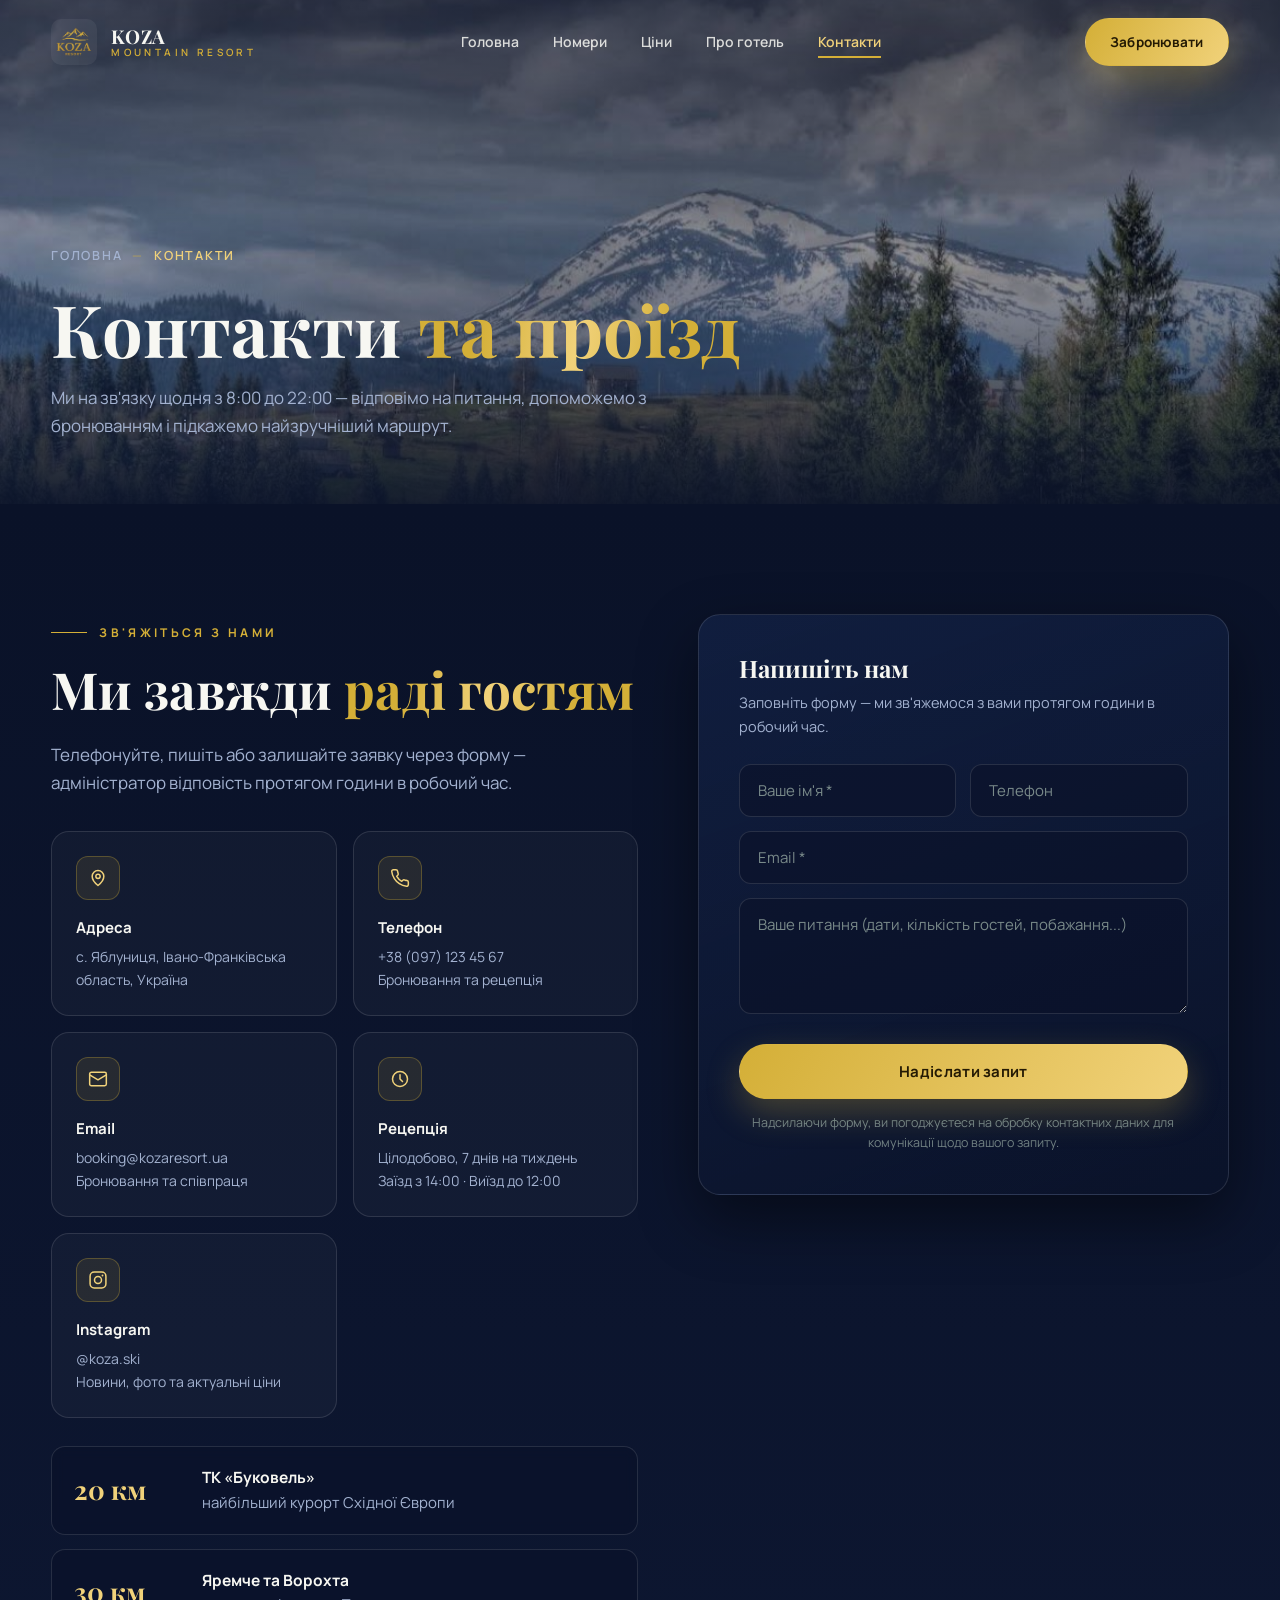
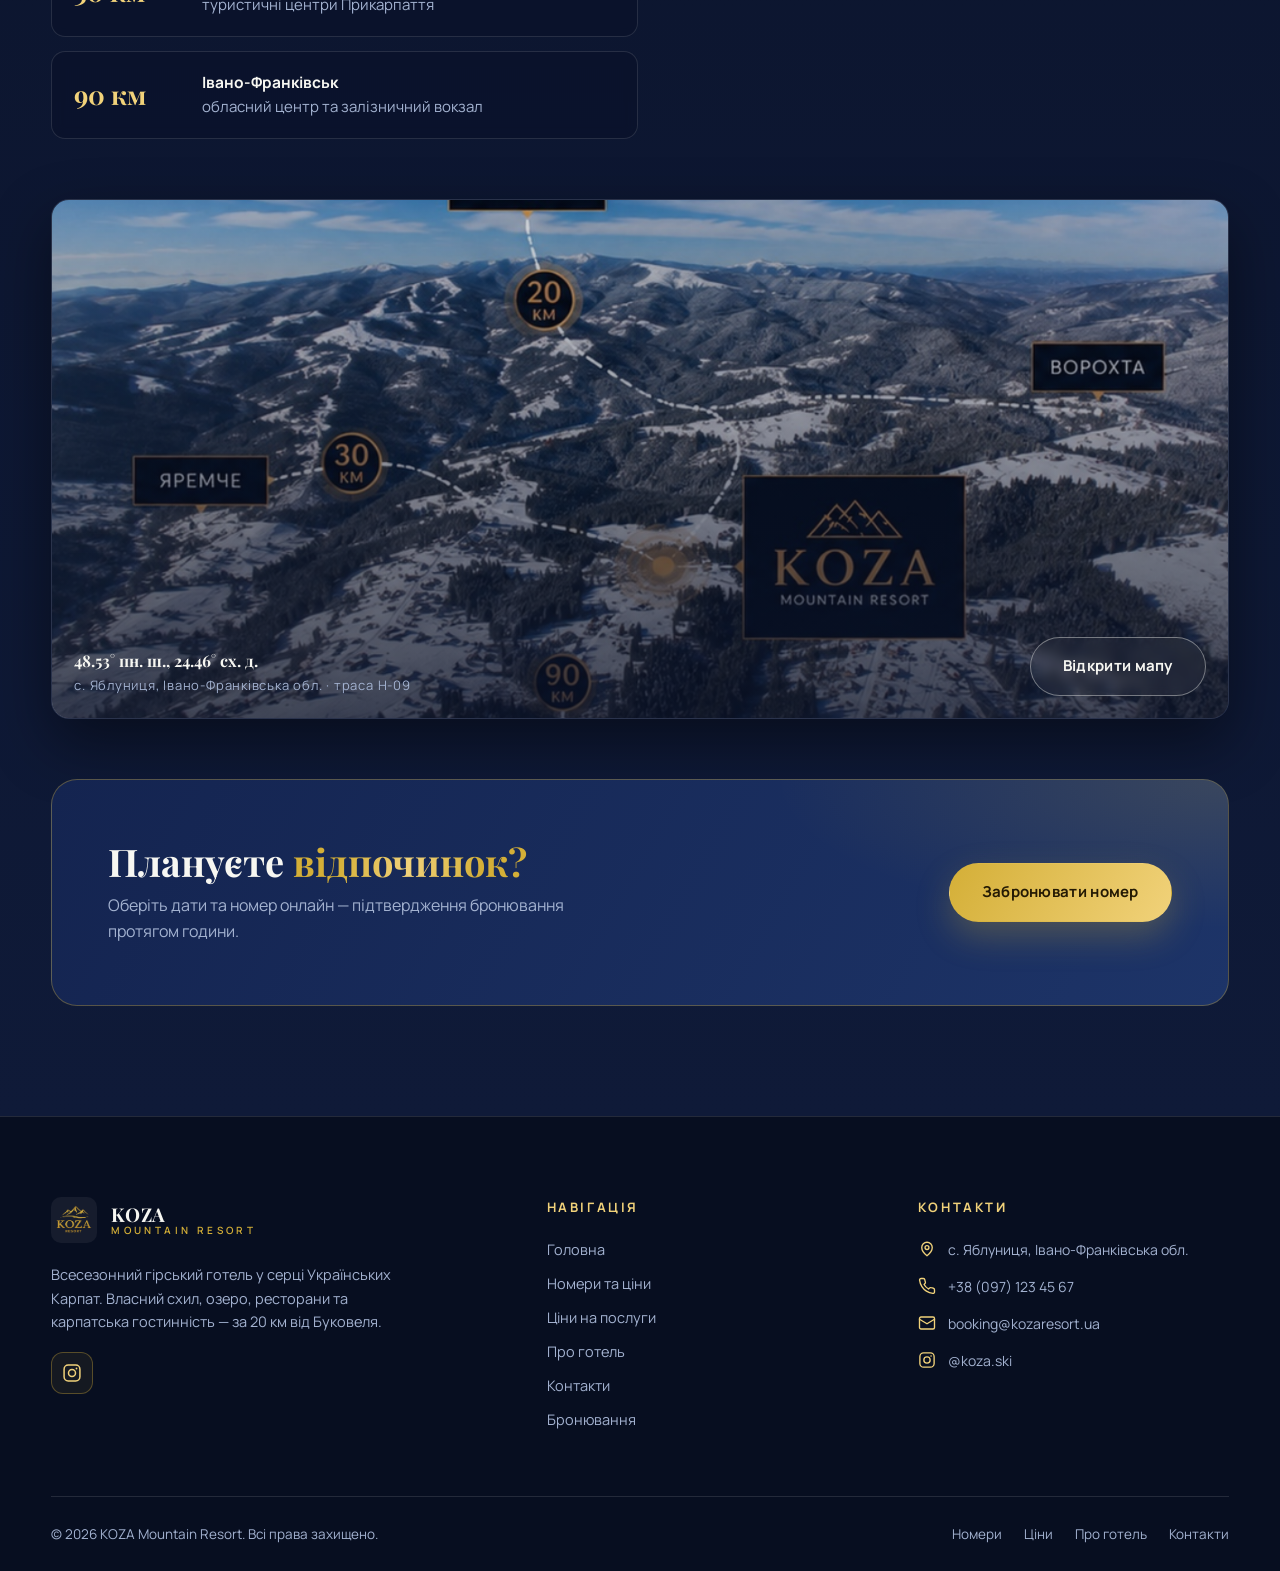
<file: v4/contacts.html>
<!DOCTYPE html>
<html lang="uk">
<head>
<meta charset="UTF-8">
<meta name="viewport" content="width=device-width, initial-scale=1.0">
<title>Контакти — KOZA Mountain Resort | с. Яблуниця, Карпати</title>
<meta name="description" content="Контакти готелю KOZA Mountain Resort: с. Яблуниця, Івано-Франківська область. Телефон, email, схема проїзду та форма зворотного зв'язку.">
<link rel="icon" href="img/logo.png" type="image/png">
<link rel="preconnect" href="https://fonts.googleapis.com">
<link rel="preconnect" href="https://fonts.gstatic.com" crossorigin>
<link href="https://fonts.googleapis.com/css2?family=Playfair+Display:ital,wght@0,400;0,600;0,700;0,800;1,400&family=Manrope:wght@300;400;500;600;700;800&display=swap" rel="stylesheet">
<link rel="stylesheet" href="css/style.css">
</head>
<body>

<!-- ================= HEADER ================= -->
<header class="header" id="header">
  <div class="container header-inner">
    <a href="index.html" class="brand">
      <img src="img/logo.png" alt="Логотип KOZA Mountain Resort">
      <span class="brand-name">KOZA<small>Mountain Resort</small></span>
    </a>
    <nav class="nav" id="nav">
      <a href="index.html">Головна</a>
      <a href="rooms.html">Номери</a>
      <a href="price.html">Ціни</a>
      <a href="about.html">Про готель</a>
      <a href="contacts.html" class="active">Контакти</a>
      <a href="index.html#booking" class="btn-nav-cta">Забронювати</a>
    </nav>
    <div class="header-cta">
      <a href="index.html#booking" class="btn btn-gold">Забронювати</a>
    </div>
    <button class="burger" id="burger" aria-label="Меню" aria-expanded="false">
      <span></span><span></span><span></span>
    </button>
  </div>
</header>

<!-- ================= PAGE HERO ================= -->
<section class="page-hero" style="background-image:url('img/img_005.jpg')">
  <div class="container">
    <nav class="breadcrumbs"><a href="index.html">Головна</a><span>Контакти</span></nav>
    <h1>Контакти <span class="gold">та проїзд</span></h1>
    <p>Ми на зв'язку щодня з 8:00 до 22:00 — відповімо на питання, допоможемо з бронюванням і підкажемо найзручніший маршрут.</p>
  </div>
</section>

<!-- ================= CONTACTS ================= -->
<section class="contacts-section">
  <div class="container">
    <div class="contacts-grid">
      <div>
        <span class="eyebrow reveal">Зв'яжіться з нами</span>
        <h2 class="reveal">Ми завжди <span class="gold">раді гостям</span></h2>
        <p class="section-lead reveal d1">Телефонуйте, пишіть або залишайте заявку через форму — адміністратор відповість протягом години в робочий час.</p>

        <div class="contact-cards">
          <div class="contact-card reveal">
            <span class="ci"><svg viewBox="0 0 24 24" fill="none" stroke="currentColor" stroke-width="1.8" stroke-linecap="round" stroke-linejoin="round"><path d="M12 21s-7-5.4-7-11a7 7 0 0 1 14 0c0 5.6-7 11-7 11z"/><circle cx="12" cy="10" r="2.6"/></svg></span>
            <b>Адреса</b>
            <span>с. Яблуниця, Івано-Франківська область, Україна</span>
          </div>
          <div class="contact-card reveal d1">
            <span class="ci"><svg viewBox="0 0 24 24" fill="none" stroke="currentColor" stroke-width="1.8" stroke-linecap="round" stroke-linejoin="round"><path d="M22 16.9v3a2 2 0 0 1-2.2 2 19.8 19.8 0 0 1-8.6-3.1 19.5 19.5 0 0 1-6-6A19.8 19.8 0 0 1 2.1 4.2 2 2 0 0 1 4.1 2h3a2 2 0 0 1 2 1.7c.1 1 .4 2 .7 2.9a2 2 0 0 1-.5 2.1L8.1 10a16 16 0 0 0 6 6l1.3-1.3a2 2 0 0 1 2.1-.4c.9.3 1.9.6 2.9.7a2 2 0 0 1 1.6 2z"/></svg></span>
            <b>Телефон</b>
            <a href="tel:+380971234567">+38 (097) 123 45 67</a>
            <span>Бронювання та рецепція</span>
          </div>
          <div class="contact-card reveal d2">
            <span class="ci"><svg viewBox="0 0 24 24" fill="none" stroke="currentColor" stroke-width="1.8" stroke-linecap="round" stroke-linejoin="round"><rect x="2" y="4" width="20" height="16" rx="2"/><path d="m22 7-10 6L2 7"/></svg></span>
            <b>Email</b>
            <a href="mailto:booking@kozaresort.ua">booking@kozaresort.ua</a>
            <span>Бронювання та співпраця</span>
          </div>
          <div class="contact-card reveal d3">
            <span class="ci"><svg viewBox="0 0 24 24" fill="none" stroke="currentColor" stroke-width="1.8" stroke-linecap="round" stroke-linejoin="round"><circle cx="12" cy="12" r="9"/><path d="M12 7v5l3 3"/></svg></span>
            <b>Рецепція</b>
            <span>Цілодобово, 7 днів на тиждень</span>
            <span>Заїзд з 14:00 · Виїзд до 12:00</span>
          </div>
          <div class="contact-card reveal d4">
            <span class="ci"><svg viewBox="0 0 24 24" fill="none" stroke="currentColor" stroke-width="1.8" stroke-linecap="round" stroke-linejoin="round"><rect x="2.5" y="2.5" width="19" height="19" rx="5"/><circle cx="12" cy="12" r="4.2"/><circle cx="17.4" cy="6.6" r="1.1" fill="currentColor" stroke="none"/></svg></span>
            <b>Instagram</b>
            <a href="https://www.instagram.com/koza.ski/" target="_blank" rel="noopener">@koza.ski</a>
            <span>Новини, фото та актуальні ціни</span>
          </div>
        </div>

        <div class="dist-list">
          <div class="dist reveal"><b>20 км</b><span><strong>ТК «Буковель»</strong>найбільший курорт Східної Європи</span></div>
          <div class="dist reveal d1"><b>30 км</b><span><strong>Яремче та Ворохта</strong>туристичні центри Прикарпаття</span></div>
          <div class="dist reveal d2"><b>90 км</b><span><strong>Івано-Франківськ</strong>обласний центр та залізничний вокзал</span></div>
        </div>
      </div>

      <div>
        <div class="form-card reveal d1">
          <h3>Напишіть нам</h3>
          <p>Заповніть форму — ми зв'яжемося з вами протягом години в робочий час.</p>
          <form id="contactForm" novalidate>
            <div class="form-row">
              <div class="field"><input type="text" name="name" placeholder="Ваше ім'я *" required></div>
              <div class="field"><input type="tel" name="phone" placeholder="Телефон"></div>
            </div>
            <div class="field"><input type="email" name="email" placeholder="Email *" required></div>
            <div class="field"><textarea name="message" rows="4" placeholder="Ваше питання (дати, кількість гостей, побажання...)"></textarea></div>
            <button type="submit" class="btn btn-gold">Надіслати запит</button>
            <p class="form-ok" id="formOk">Дякуємо! Вашу заявку сформовано — надішліть її у вікні поштового клієнта, що відкрилося.</p>
            <p class="form-note">Надсилаючи форму, ви погоджуєтеся на обробку контактних даних для комунікації щодо вашого запиту.</p>
          </form>
        </div>
      </div>
    </div>

    <figure class="map-card reveal" style="margin-top:60px">
      <img src="img/loc.png" alt="Мапа розташування KOZA Mountain Resort та відстаней до ключових локацій регіону" loading="lazy">
      <div class="map-meta">
        <div class="coords"><b>48.53° пн. ш., 24.46° сх. д.</b>с. Яблуниця, Івано-Франківська обл. · траса Н-09</div>
        <a class="btn btn-ghost" href="https://www.google.com/maps/search/?api=1&query=%D0%AF%D0%B1%D0%BB%D1%83%D0%BD%D0%B8%D1%86%D1%8F%2C%20%D0%86%D0%B2%D0%B0%D0%BD%D0%BE-%D0%A4%D1%80%D0%B0%D0%BD%D0%BA%D1%96%D0%B2%D1%81%D1%8C%D0%BA%D0%B0%20%D0%BE%D0%B1%D0%BB%D0%B0%D1%81%D1%82%D1%8C" target="_blank" rel="noopener">Відкрити мапу</a>
      </div>
    </figure>

    <div class="cta-banner reveal" style="margin-top:60px">
      <div>
        <h3>Плануєте <span class="gold">відпочинок?</span></h3>
        <p>Оберіть дати та номер онлайн — підтвердження бронювання протягом години.</p>
      </div>
      <a href="index.html#booking" class="btn btn-gold">Забронювати номер</a>
    </div>
  </div>
</section>

<!-- ================= FOOTER ================= -->
<footer class="footer">
  <div class="container">
    <div class="footer-grid">
      <div class="footer-about">
        <a href="index.html" class="brand">
          <img src="img/logo.png" alt="Логотип KOZA Mountain Resort">
          <span class="brand-name">KOZA<small>Mountain Resort</small></span>
        </a>
        <p>Всесезонний гірський готель у серці Українських Карпат. Власний схил, озеро, ресторани та карпатська гостинність — за 20 км від Буковеля.</p>
        <div class="socials">
          <a href="https://www.instagram.com/koza.ski/" target="_blank" rel="noopener" aria-label="Instagram KOZA Resort">
            <svg viewBox="0 0 24 24" fill="none" stroke="currentColor" stroke-width="1.8" stroke-linecap="round" stroke-linejoin="round"><rect x="2.5" y="2.5" width="19" height="19" rx="5"/><circle cx="12" cy="12" r="4.2"/><circle cx="17.4" cy="6.6" r="1.1" fill="currentColor" stroke="none"/></svg>
          </a>
        </div>
      </div>
      <div>
        <h4>Навігація</h4>
        <div class="footer-links">
          <a href="index.html">Головна</a>
          <a href="rooms.html">Номери та ціни</a>
          <a href="price.html">Ціни на послуги</a>
          <a href="about.html">Про готель</a>
          <a href="contacts.html">Контакти</a>
          <a href="index.html#booking">Бронювання</a>
        </div>
      </div>
      <div>
        <h4>Контакти</h4>
        <div class="footer-contacts">
          <div>
            <svg viewBox="0 0 24 24" fill="none" stroke="currentColor" stroke-width="1.8" stroke-linecap="round" stroke-linejoin="round"><path d="M12 21s-7-5.4-7-11a7 7 0 0 1 14 0c0 5.6-7 11-7 11z"/><circle cx="12" cy="10" r="2.6"/></svg>
            с. Яблуниця, Івано-Франківська обл.
          </div>
          <a href="tel:+380971234567">
            <svg viewBox="0 0 24 24" fill="none" stroke="currentColor" stroke-width="1.8" stroke-linecap="round" stroke-linejoin="round"><path d="M22 16.9v3a2 2 0 0 1-2.2 2 19.8 19.8 0 0 1-8.6-3.1 19.5 19.5 0 0 1-6-6A19.8 19.8 0 0 1 2.1 4.2 2 2 0 0 1 4.1 2h3a2 2 0 0 1 2 1.7c.1 1 .4 2 .7 2.9a2 2 0 0 1-.5 2.1L8.1 10a16 16 0 0 0 6 6l1.3-1.3a2 2 0 0 1 2.1-.4c.9.3 1.9.6 2.9.7a2 2 0 0 1 1.6 2z"/></svg>
            +38 (097) 123 45 67
          </a>
          <a href="mailto:booking@kozaresort.ua">
            <svg viewBox="0 0 24 24" fill="none" stroke="currentColor" stroke-width="1.8" stroke-linecap="round" stroke-linejoin="round"><rect x="2" y="4" width="20" height="16" rx="2"/><path d="m22 7-10 6L2 7"/></svg>
            booking@kozaresort.ua
          </a>
          <a href="https://www.instagram.com/koza.ski/" target="_blank" rel="noopener">
            <svg viewBox="0 0 24 24" fill="none" stroke="currentColor" stroke-width="1.8" stroke-linecap="round" stroke-linejoin="round"><rect x="2.5" y="2.5" width="19" height="19" rx="5"/><circle cx="12" cy="12" r="4.2"/><circle cx="17.4" cy="6.6" r="1.1" fill="currentColor" stroke="none"/></svg>
            @koza.ski
          </a>
        </div>
      </div>
    </div>
    <div class="footer-bottom">
      <p>© <span id="year">2026</span> KOZA Mountain Resort. Всі права захищено.</p>
      <nav>
        <a href="rooms.html">Номери</a>
        <a href="price.html">Ціни</a>
        <a href="about.html">Про готель</a>
        <a href="contacts.html">Контакти</a>
      </nav>
    </div>
  </div>
</footer>

<script src="js/main.js"></script>
</body>
</html>
</file>
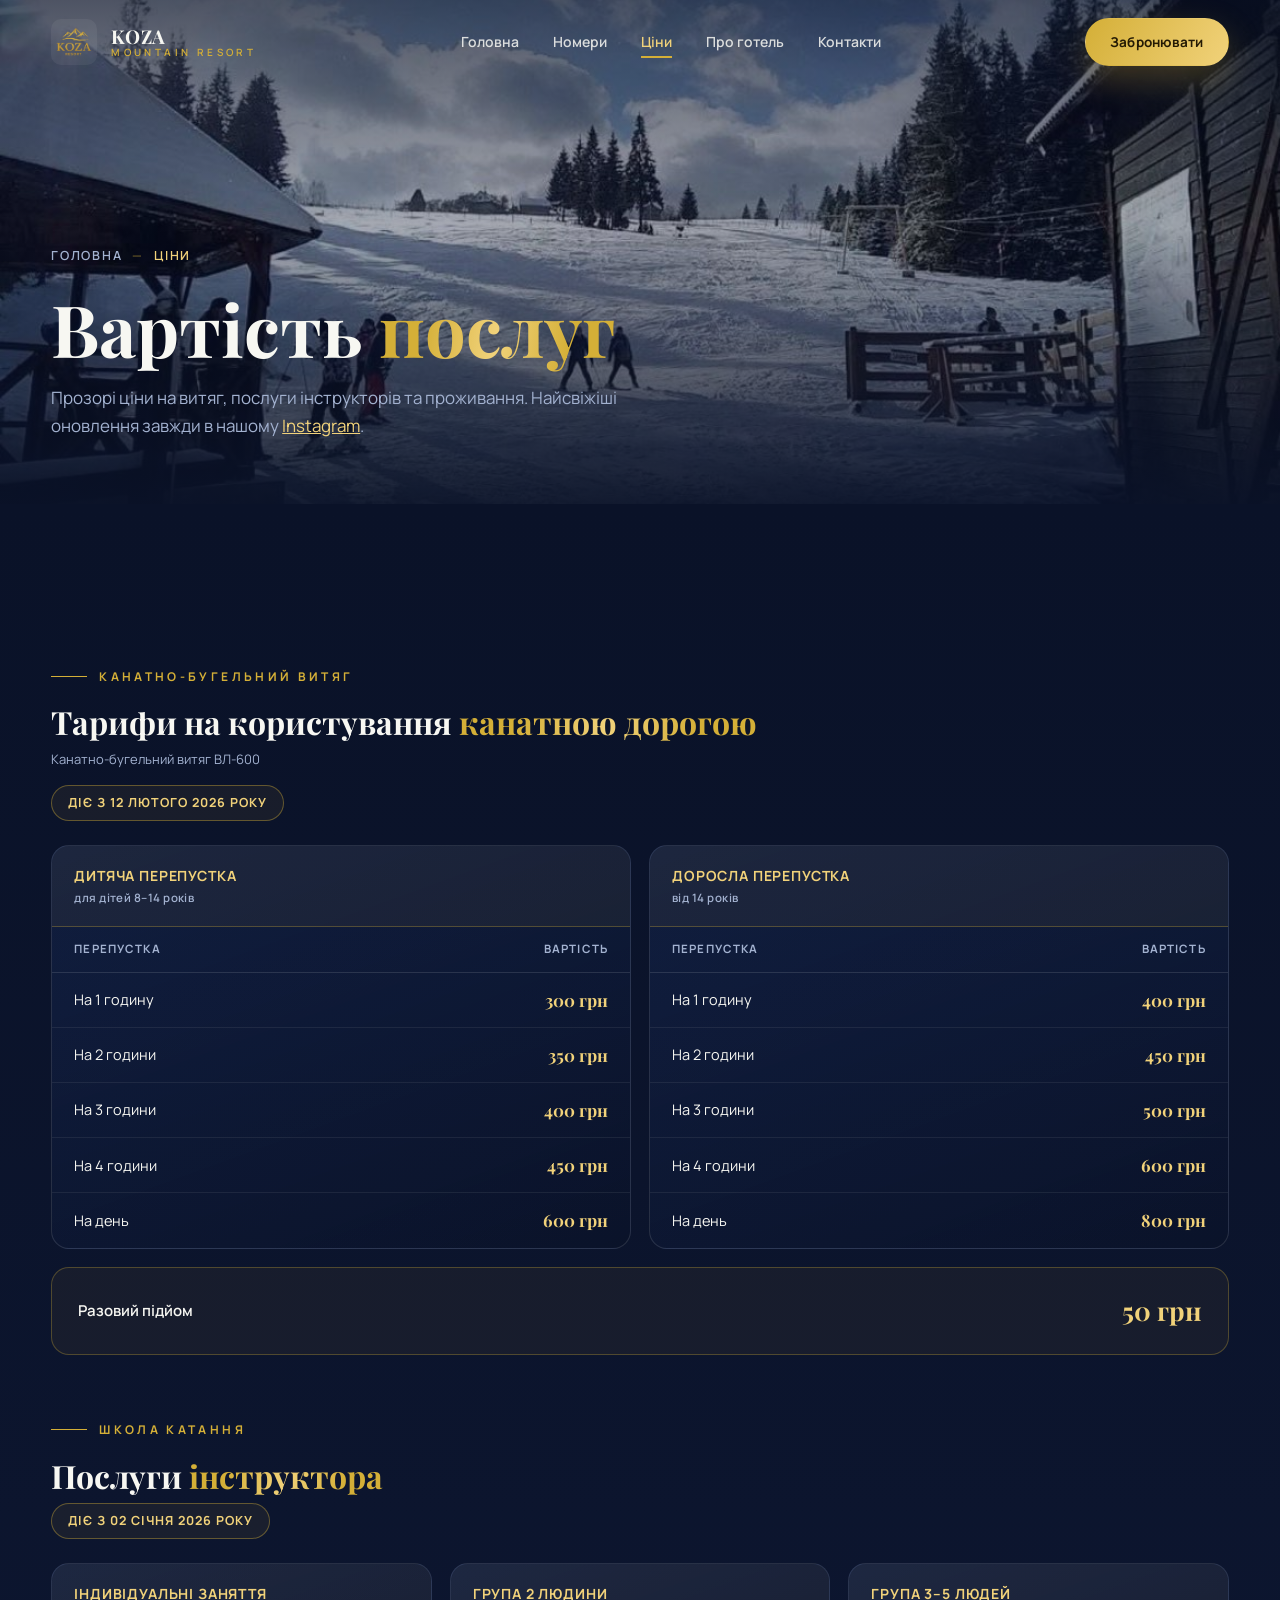
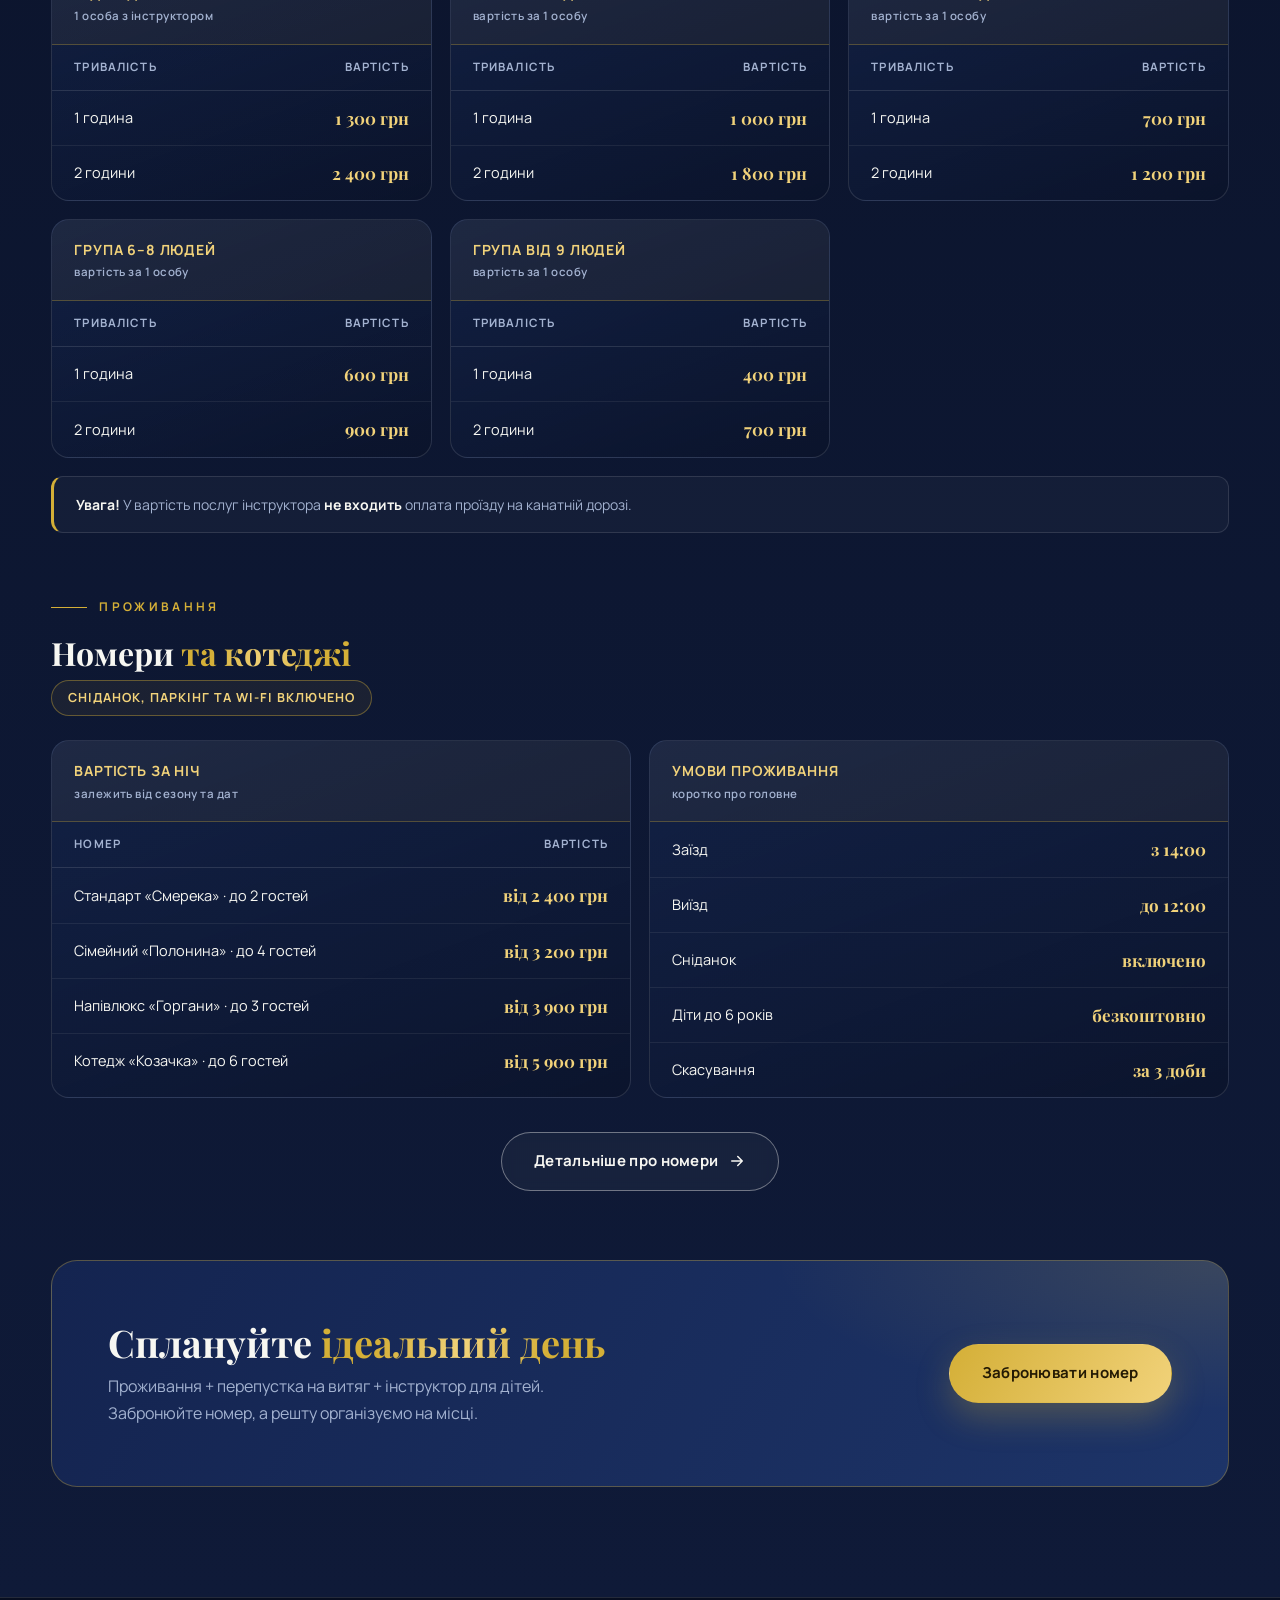
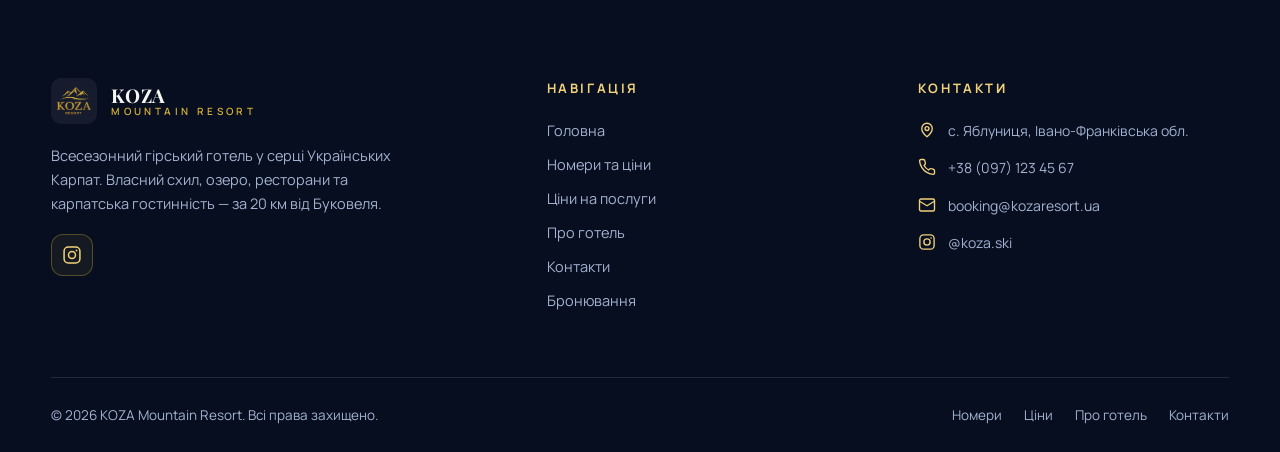
<file: v4/price.html>
<!DOCTYPE html>
<html lang="uk">
<head>
<meta charset="UTF-8">
<meta name="viewport" content="width=device-width, initial-scale=1.0">
<title>Ціни — KOZA Mountain Resort | Витяг, інструктори, номери</title>
<meta name="description" content="Актуальні ціни KOZA Mountain Resort: канатно-бугельний витяг від 300 грн, послуги інструктора від 400 грн/год, номери від 2 400 грн за ніч.">
<link rel="icon" href="img/logo.png" type="image/png">
<link rel="preconnect" href="https://fonts.googleapis.com">
<link rel="preconnect" href="https://fonts.gstatic.com" crossorigin>
<link href="https://fonts.googleapis.com/css2?family=Playfair+Display:ital,wght@0,400;0,600;0,700;0,800;1,400&family=Manrope:wght@300;400;500;600;700;800&display=swap" rel="stylesheet">
<link rel="stylesheet" href="css/style.css">
</head>
<body>

<!-- ================= HEADER ================= -->
<header class="header" id="header">
  <div class="container header-inner">
    <a href="index.html" class="brand">
      <img src="img/logo.png" alt="Логотип KOZA Mountain Resort">
      <span class="brand-name">KOZA<small>Mountain Resort</small></span>
    </a>
    <nav class="nav" id="nav">
      <a href="index.html">Головна</a>
      <a href="rooms.html">Номери</a>
      <a href="price.html" class="active">Ціни</a>
      <a href="about.html">Про готель</a>
      <a href="contacts.html">Контакти</a>
      <a href="index.html#booking" class="btn-nav-cta">Забронювати</a>
    </nav>
    <div class="header-cta">
      <a href="index.html#booking" class="btn btn-gold">Забронювати</a>
    </div>
    <button class="burger" id="burger" aria-label="Меню" aria-expanded="false">
      <span></span><span></span><span></span>
    </button>
  </div>
</header>

<!-- ================= PAGE HERO ================= -->
<section class="page-hero" style="background-image:url('img/img_027.jpg')">
  <div class="container">
    <nav class="breadcrumbs"><a href="index.html">Головна</a><span>Ціни</span></nav>
    <h1>Вартість <span class="gold">послуг</span></h1>
    <p>Прозорі ціни на витяг, послуги інструкторів та проживання. Найсвіжіші оновлення завжди в нашому <a href="https://www.instagram.com/stories/highlights/18544911541021319/" target="_blank" rel="noopener" style="color:var(--gold-2);text-decoration:underline">Instagram</a>.</p>
  </div>
</section>

<!-- ================= PRICES ================= -->
<section class="price-section">
  <div class="container">

    <!-- ВИТЯГ -->
    <div class="price-block" id="lift">
      <span class="eyebrow reveal">Канатно-бугельний витяг</span>
      <h3 class="reveal">Тарифи на користування <span class="gold">канатною дорогою</span></h3>
      <p class="reveal d1" style="font-size:13px;color:var(--muted);margin-bottom:14px">Канатно-бугельний витяг ВЛ-600</p>
      <span class="price-valid reveal d1">Діє з 12 лютого 2026 року</span>

      <div class="price-tables">
        <div class="price-card reveal">
          <h4>Дитяча перепустка<small>для дітей 8–14 років</small></h4>
          <table>
            <thead><tr><th>Перепустка</th><th>Вартість</th></tr></thead>
            <tbody>
              <tr><td>На 1 годину</td><td><b>300 грн</b></td></tr>
              <tr><td>На 2 години</td><td><b>350 грн</b></td></tr>
              <tr><td>На 3 години</td><td><b>400 грн</b></td></tr>
              <tr><td>На 4 години</td><td><b>450 грн</b></td></tr>
              <tr><td>На день</td><td><b>600 грн</b></td></tr>
            </tbody>
          </table>
        </div>
        <div class="price-card reveal d1">
          <h4>Доросла перепустка<small>від 14 років</small></h4>
          <table>
            <thead><tr><th>Перепустка</th><th>Вартість</th></tr></thead>
            <tbody>
              <tr><td>На 1 годину</td><td><b>400 грн</b></td></tr>
              <tr><td>На 2 години</td><td><b>450 грн</b></td></tr>
              <tr><td>На 3 години</td><td><b>500 грн</b></td></tr>
              <tr><td>На 4 години</td><td><b>600 грн</b></td></tr>
              <tr><td>На день</td><td><b>800 грн</b></td></tr>
            </tbody>
          </table>
        </div>
      </div>
      <div class="price-single reveal d2">
        <span>Разовий підйом</span>
        <b>50 грн</b>
      </div>
    </div>

    <!-- ІНСТРУКТОРИ -->
    <div class="price-block" id="instructors">
      <span class="eyebrow reveal">Школа катання</span>
      <h3 class="reveal">Послуги <span class="gold">інструктора</span></h3>
      <span class="price-valid reveal d1">Діє з 02 січня 2026 року</span>

      <div class="price-tables cols-3">
        <div class="price-card reveal">
          <h4>Індивідуальні заняття<small>1 особа з інструктором</small></h4>
          <table>
            <thead><tr><th>Тривалість</th><th>Вартість</th></tr></thead>
            <tbody>
              <tr><td>1 година</td><td><b>1 300 грн</b></td></tr>
              <tr><td>2 години</td><td><b>2 400 грн</b></td></tr>
            </tbody>
          </table>
        </div>
        <div class="price-card reveal d1">
          <h4>Група 2 людини<small>вартість за 1 особу</small></h4>
          <table>
            <thead><tr><th>Тривалість</th><th>Вартість</th></tr></thead>
            <tbody>
              <tr><td>1 година</td><td><b>1 000 грн</b></td></tr>
              <tr><td>2 години</td><td><b>1 800 грн</b></td></tr>
            </tbody>
          </table>
        </div>
        <div class="price-card reveal d2">
          <h4>Група 3–5 людей<small>вартість за 1 особу</small></h4>
          <table>
            <thead><tr><th>Тривалість</th><th>Вартість</th></tr></thead>
            <tbody>
              <tr><td>1 година</td><td><b>700 грн</b></td></tr>
              <tr><td>2 години</td><td><b>1 200 грн</b></td></tr>
            </tbody>
          </table>
        </div>
        <div class="price-card reveal">
          <h4>Група 6–8 людей<small>вартість за 1 особу</small></h4>
          <table>
            <thead><tr><th>Тривалість</th><th>Вартість</th></tr></thead>
            <tbody>
              <tr><td>1 година</td><td><b>600 грн</b></td></tr>
              <tr><td>2 години</td><td><b>900 грн</b></td></tr>
            </tbody>
          </table>
        </div>
        <div class="price-card reveal d1">
          <h4>Група від 9 людей<small>вартість за 1 особу</small></h4>
          <table>
            <thead><tr><th>Тривалість</th><th>Вартість</th></tr></thead>
            <tbody>
              <tr><td>1 година</td><td><b>400 грн</b></td></tr>
              <tr><td>2 години</td><td><b>700 грн</b></td></tr>
            </tbody>
          </table>
        </div>
      </div>
      <p class="price-warn reveal d2"><b>Увага!</b> У вартість послуг інструктора <b>не входить</b> оплата проїзду на канатній дорозі.</p>
    </div>

    <!-- ПРОЖИВАННЯ -->
    <div class="price-block" id="accommodation">
      <span class="eyebrow reveal">Проживання</span>
      <h3 class="reveal">Номери <span class="gold">та котеджі</span></h3>
      <span class="price-valid reveal d1">Сніданок, паркінг та Wi-Fi включено</span>

      <div class="price-tables">
        <div class="price-card reveal">
          <h4>Вартість за ніч<small>залежить від сезону та дат</small></h4>
          <table>
            <thead><tr><th>Номер</th><th>Вартість</th></tr></thead>
            <tbody>
              <tr><td>Стандарт «Смерека» · до 2 гостей</td><td><b>від 2 400 грн</b></td></tr>
              <tr><td>Сімейний «Полонина» · до 4 гостей</td><td><b>від 3 200 грн</b></td></tr>
              <tr><td>Напівлюкс «Горгани» · до 3 гостей</td><td><b>від 3 900 грн</b></td></tr>
              <tr><td>Котедж «Козачка» · до 6 гостей</td><td><b>від 5 900 грн</b></td></tr>
            </tbody>
          </table>
        </div>
        <div class="price-card reveal d1">
          <h4>Умови проживання<small>коротко про головне</small></h4>
          <table>
            <tbody>
              <tr><td>Заїзд</td><td><b>з 14:00</b></td></tr>
              <tr><td>Виїзд</td><td><b>до 12:00</b></td></tr>
              <tr><td>Сніданок</td><td><b>включено</b></td></tr>
              <tr><td>Діти до 6 років</td><td><b>безкоштовно</b></td></tr>
              <tr><td>Скасування</td><td><b>за 3 доби</b></td></tr>
            </tbody>
          </table>
        </div>
      </div>
      <div class="center" style="margin-top:34px">
        <a href="rooms.html" class="btn btn-ghost reveal">Детальніше про номери
          <svg class="ic" viewBox="0 0 24 24" fill="none" stroke="currentColor" stroke-width="2" stroke-linecap="round" stroke-linejoin="round"><path d="M5 12h14M13 6l6 6-6 6"/></svg>
        </a>
      </div>
    </div>

    <div class="cta-banner reveal" style="margin-top:70px">
      <div>
        <h3>Сплануйте <span class="gold">ідеальний день</span></h3>
        <p>Проживання + перепустка на витяг + інструктор для дітей. Забронюйте номер, а решту організуємо на місці.</p>
      </div>
      <a href="index.html#booking" class="btn btn-gold">Забронювати номер</a>
    </div>
  </div>
</section>

<!-- ================= FOOTER ================= -->
<footer class="footer">
  <div class="container">
    <div class="footer-grid">
      <div class="footer-about">
        <a href="index.html" class="brand">
          <img src="img/logo.png" alt="Логотип KOZA Mountain Resort">
          <span class="brand-name">KOZA<small>Mountain Resort</small></span>
        </a>
        <p>Всесезонний гірський готель у серці Українських Карпат. Власний схил, озеро, ресторани та карпатська гостинність — за 20 км від Буковеля.</p>
        <div class="socials">
          <a href="https://www.instagram.com/koza.ski/" target="_blank" rel="noopener" aria-label="Instagram KOZA Resort">
            <svg viewBox="0 0 24 24" fill="none" stroke="currentColor" stroke-width="1.8" stroke-linecap="round" stroke-linejoin="round"><rect x="2.5" y="2.5" width="19" height="19" rx="5"/><circle cx="12" cy="12" r="4.2"/><circle cx="17.4" cy="6.6" r="1.1" fill="currentColor" stroke="none"/></svg>
          </a>
        </div>
      </div>
      <div>
        <h4>Навігація</h4>
        <div class="footer-links">
          <a href="index.html">Головна</a>
          <a href="rooms.html">Номери та ціни</a>
          <a href="price.html">Ціни на послуги</a>
          <a href="about.html">Про готель</a>
          <a href="contacts.html">Контакти</a>
          <a href="index.html#booking">Бронювання</a>
        </div>
      </div>
      <div>
        <h4>Контакти</h4>
        <div class="footer-contacts">
          <div>
            <svg viewBox="0 0 24 24" fill="none" stroke="currentColor" stroke-width="1.8" stroke-linecap="round" stroke-linejoin="round"><path d="M12 21s-7-5.4-7-11a7 7 0 0 1 14 0c0 5.6-7 11-7 11z"/><circle cx="12" cy="10" r="2.6"/></svg>
            с. Яблуниця, Івано-Франківська обл.
          </div>
          <a href="tel:+380971234567">
            <svg viewBox="0 0 24 24" fill="none" stroke="currentColor" stroke-width="1.8" stroke-linecap="round" stroke-linejoin="round"><path d="M22 16.9v3a2 2 0 0 1-2.2 2 19.8 19.8 0 0 1-8.6-3.1 19.5 19.5 0 0 1-6-6A19.8 19.8 0 0 1 2.1 4.2 2 2 0 0 1 4.1 2h3a2 2 0 0 1 2 1.7c.1 1 .4 2 .7 2.9a2 2 0 0 1-.5 2.1L8.1 10a16 16 0 0 0 6 6l1.3-1.3a2 2 0 0 1 2.1-.4c.9.3 1.9.6 2.9.7a2 2 0 0 1 1.6 2z"/></svg>
            +38 (097) 123 45 67
          </a>
          <a href="mailto:booking@kozaresort.ua">
            <svg viewBox="0 0 24 24" fill="none" stroke="currentColor" stroke-width="1.8" stroke-linecap="round" stroke-linejoin="round"><rect x="2" y="4" width="20" height="16" rx="2"/><path d="m22 7-10 6L2 7"/></svg>
            booking@kozaresort.ua
          </a>
          <a href="https://www.instagram.com/koza.ski/" target="_blank" rel="noopener">
            <svg viewBox="0 0 24 24" fill="none" stroke="currentColor" stroke-width="1.8" stroke-linecap="round" stroke-linejoin="round"><rect x="2.5" y="2.5" width="19" height="19" rx="5"/><circle cx="12" cy="12" r="4.2"/><circle cx="17.4" cy="6.6" r="1.1" fill="currentColor" stroke="none"/></svg>
            @koza.ski
          </a>
        </div>
      </div>
    </div>
    <div class="footer-bottom">
      <p>© <span id="year">2026</span> KOZA Mountain Resort. Всі права захищено.</p>
      <nav>
        <a href="rooms.html">Номери</a>
        <a href="price.html">Ціни</a>
        <a href="about.html">Про готель</a>
        <a href="contacts.html">Контакти</a>
      </nav>
    </div>
  </div>
</footer>

<script src="js/main.js"></script>
</body>
</html>
</file>
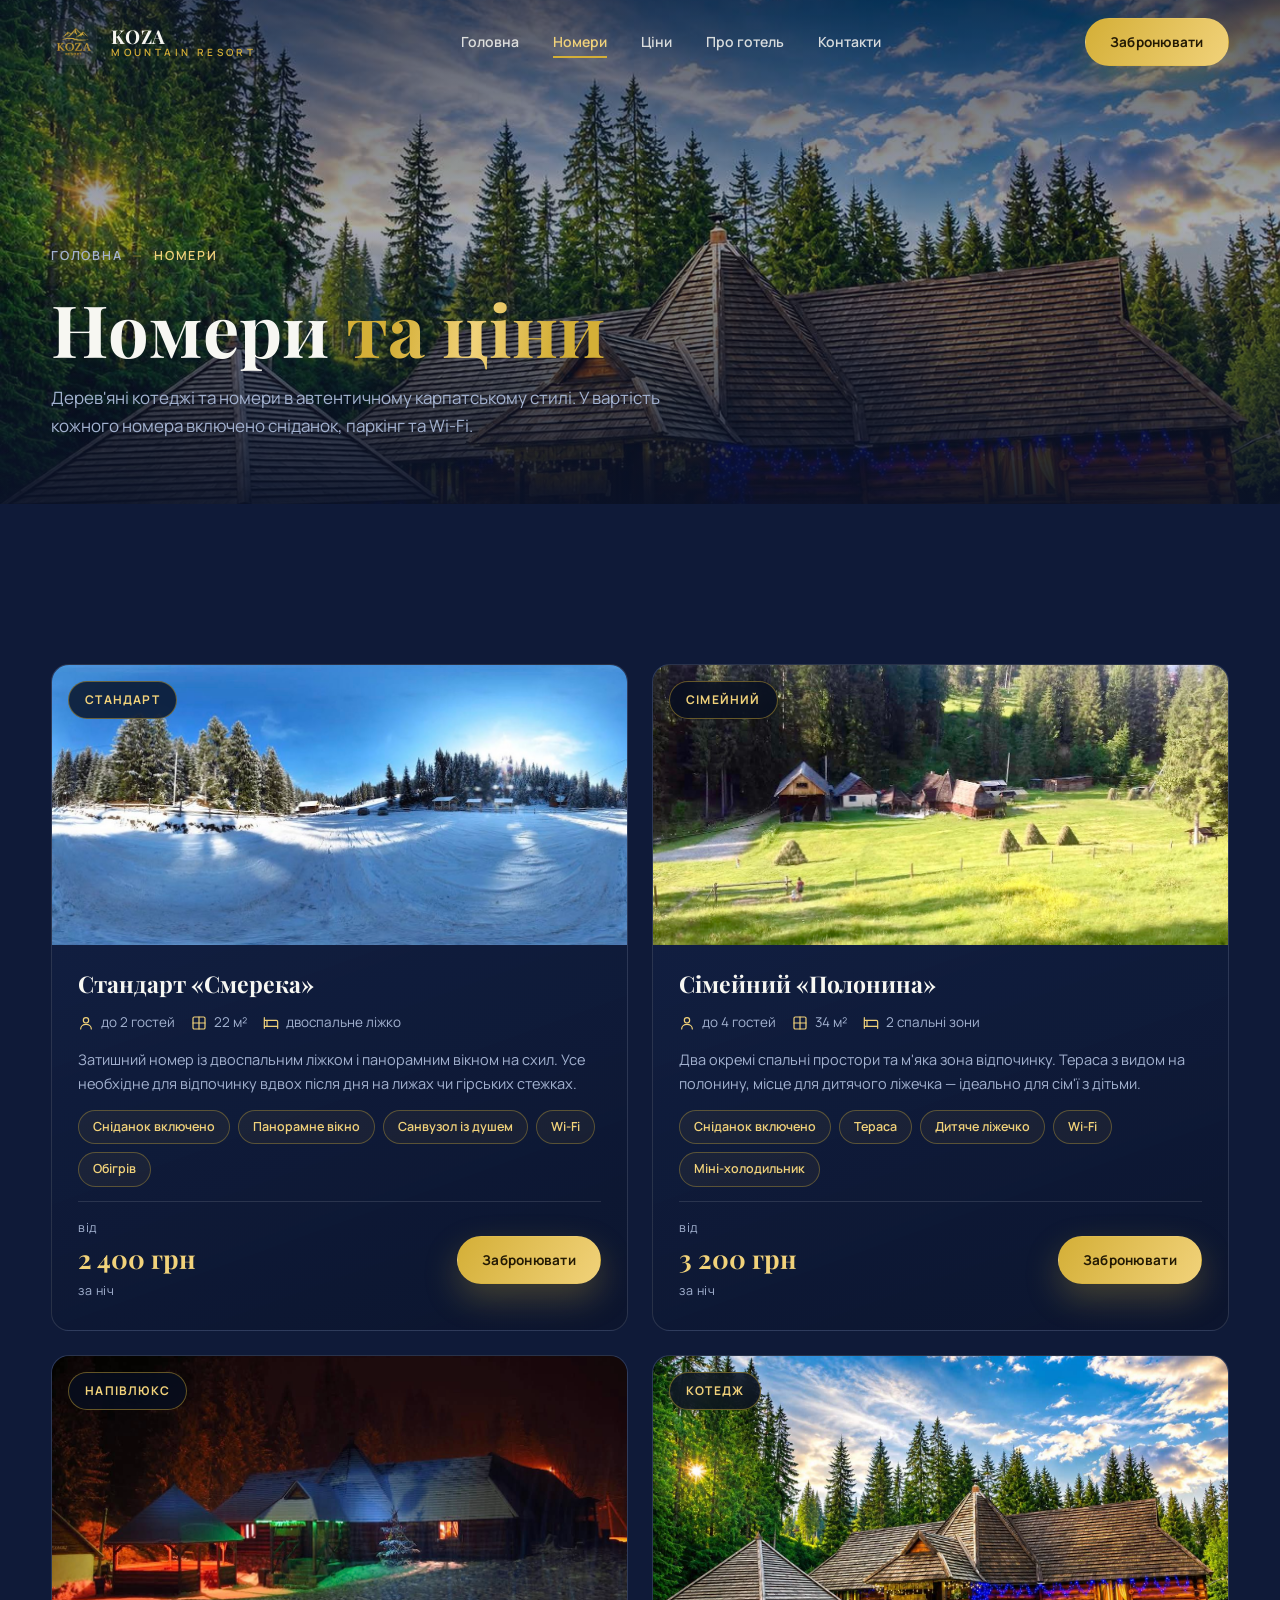
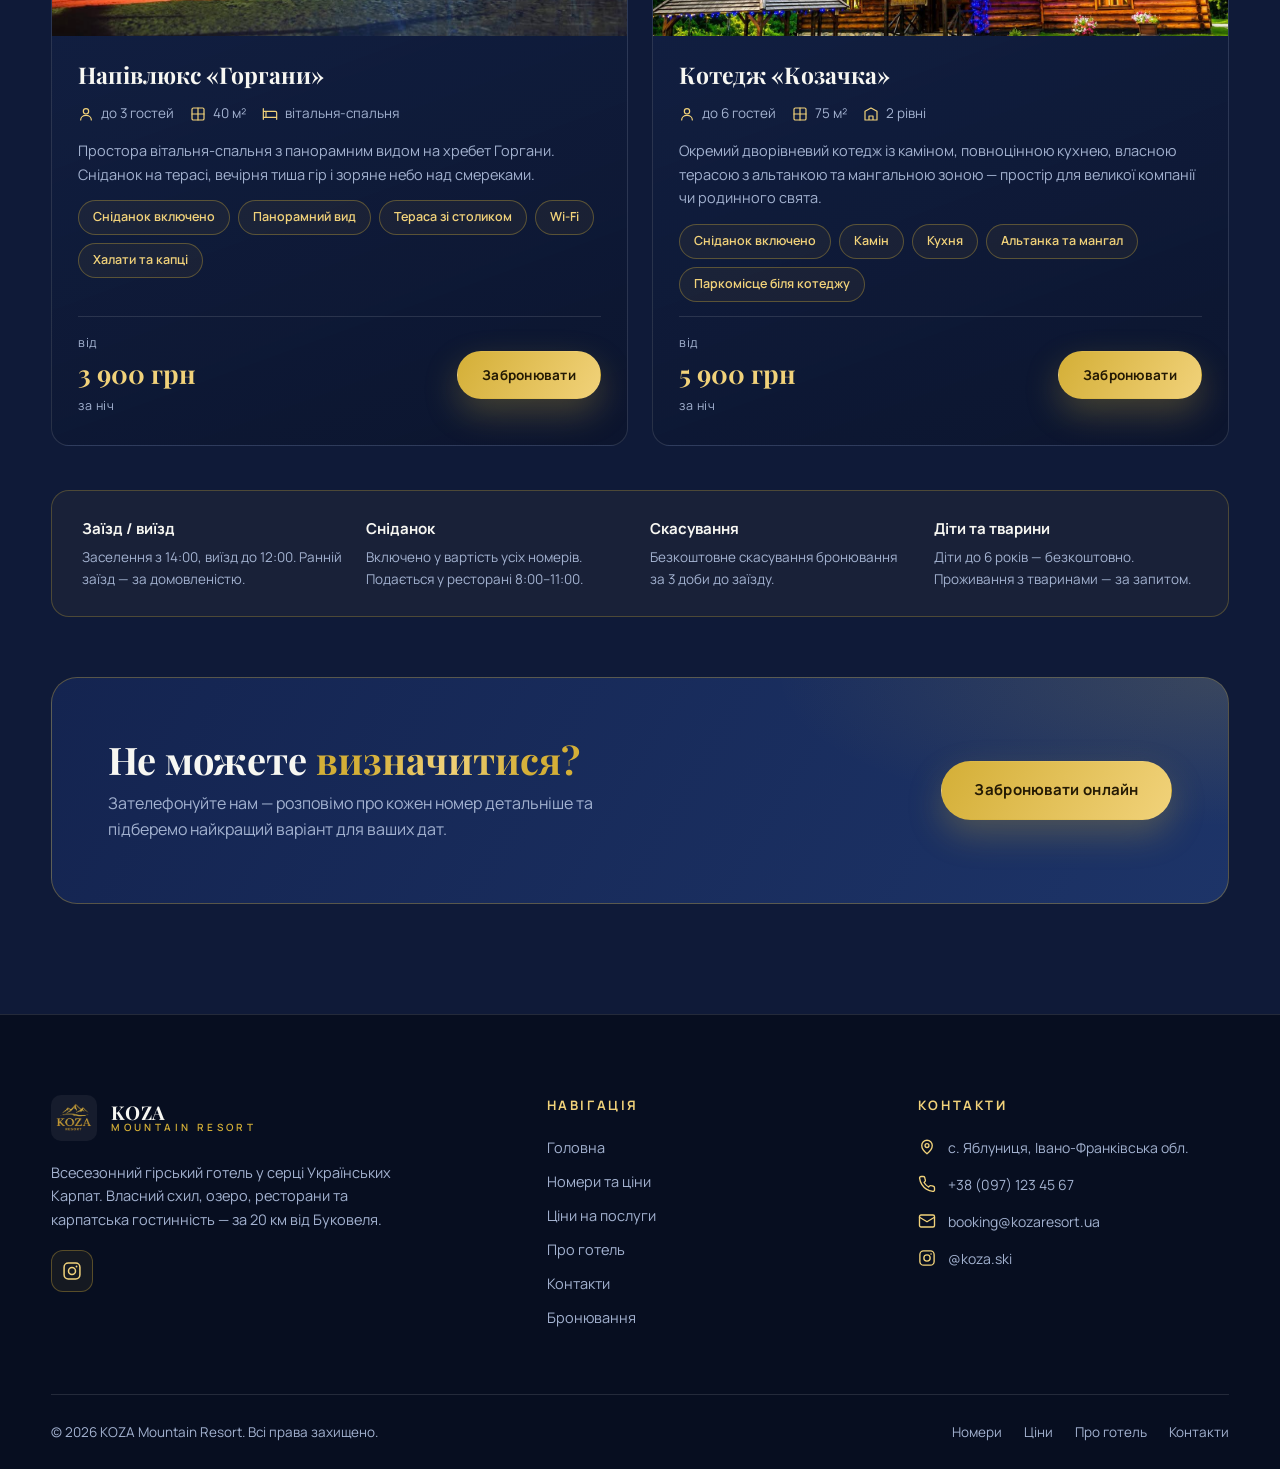
<file: v4/rooms.html>
<!DOCTYPE html>
<html lang="uk">
<head>
<meta charset="UTF-8">
<meta name="viewport" content="width=device-width, initial-scale=1.0">
<title>Номери та ціни — KOZA Mountain Resort | Готель у Карпатах</title>
<meta name="description" content="Номери та котеджі KOZA Mountain Resort: стандарт, сімейний, напівлюкс та окремий котедж. Ціни від 2 400 грн за ніч зі сніданком. Бронювання онлайн.">
<link rel="icon" href="img/logo.png" type="image/png">
<link rel="preconnect" href="https://fonts.googleapis.com">
<link rel="preconnect" href="https://fonts.gstatic.com" crossorigin>
<link href="https://fonts.googleapis.com/css2?family=Playfair+Display:ital,wght@0,400;0,600;0,700;0,800;1,400&family=Manrope:wght@300;400;500;600;700;800&display=swap" rel="stylesheet">
<link rel="stylesheet" href="css/style.css">
</head>
<body>

<!-- ================= HEADER ================= -->
<header class="header" id="header">
  <div class="container header-inner">
    <a href="index.html" class="brand">
      <img src="img/logo.png" alt="Логотип KOZA Mountain Resort">
      <span class="brand-name">KOZA<small>Mountain Resort</small></span>
    </a>
    <nav class="nav" id="nav">
      <a href="index.html">Головна</a>
      <a href="rooms.html" class="active">Номери</a>
      <a href="price.html">Ціни</a>
      <a href="about.html">Про готель</a>
      <a href="contacts.html">Контакти</a>
      <a href="index.html#booking" class="btn-nav-cta">Забронювати</a>
    </nav>
    <div class="header-cta">
      <a href="index.html#booking" class="btn btn-gold">Забронювати</a>
    </div>
    <button class="burger" id="burger" aria-label="Меню" aria-expanded="false">
      <span></span><span></span><span></span>
    </button>
  </div>
</header>

<!-- ================= PAGE HERO ================= -->
<section class="page-hero" style="background-image:url('img/img_017.jpg')">
  <div class="container">
    <nav class="breadcrumbs"><a href="index.html">Головна</a><span>Номери</span></nav>
    <h1>Номери <span class="gold">та ціни</span></h1>
    <p>Дерев'яні котеджі та номери в автентичному карпатському стилі. У вартість кожного номера включено сніданок, паркінг та Wi-Fi.</p>
  </div>
</section>

<!-- ================= ROOMS ================= -->
<section class="rooms">
  <div class="container">
    <div class="rooms-grid">
      <article class="room-card reveal">
        <figure class="room-photo">
          <img src="img/img_015.jpg" alt="Номер Стандарт «Смерека» — зимовий краєвид котеджів" loading="lazy">
          <span class="room-badge">Стандарт</span>
        </figure>
        <div class="room-body">
          <h3>Стандарт «Смерека»</h3>
          <div class="room-meta">
            <span><svg viewBox="0 0 24 24" fill="none" stroke="currentColor" stroke-width="1.8" stroke-linecap="round"><circle cx="12" cy="8" r="4"/><path d="M4 21c0-4 3.6-7 8-7s8 3 8 7"/></svg>до 2 гостей</span>
            <span><svg viewBox="0 0 24 24" fill="none" stroke="currentColor" stroke-width="1.8" stroke-linecap="round" stroke-linejoin="round"><rect x="3" y="3" width="18" height="18" rx="2"/><path d="M3 12h18M12 3v18"/></svg>22 м²</span>
            <span><svg viewBox="0 0 24 24" fill="none" stroke="currentColor" stroke-width="1.8" stroke-linecap="round" stroke-linejoin="round"><path d="M2 4v16M2 8h18a2 2 0 0 1 2 2v10M2 17h20M6 8v9"/></svg>двоспальне ліжко</span>
          </div>
          <p>Затишний номер із двоспальним ліжком і панорамним вікном на схил. Усе необхідне для відпочинку вдвох після дня на лижах чи гірських стежках.</p>
          <ul class="room-tags">
            <li>Сніданок включено</li>
            <li>Панорамне вікно</li>
            <li>Санвузол із душем</li>
            <li>Wi-Fi</li>
            <li>Обігрів</li>
          </ul>
          <div class="room-foot">
            <div class="room-price">від<b>2 400 грн</b>за ніч</div>
            <a href="index.html?room=standard#booking" class="btn btn-gold">Забронювати</a>
          </div>
        </div>
      </article>

      <article class="room-card reveal d1">
        <figure class="room-photo">
          <img src="img/img_006.jpg" alt="Сімейний номер «Полонина» — котеджі на зеленій полонині" loading="lazy">
          <span class="room-badge">Сімейний</span>
        </figure>
        <div class="room-body">
          <h3>Сімейний «Полонина»</h3>
          <div class="room-meta">
            <span><svg viewBox="0 0 24 24" fill="none" stroke="currentColor" stroke-width="1.8" stroke-linecap="round"><circle cx="12" cy="8" r="4"/><path d="M4 21c0-4 3.6-7 8-7s8 3 8 7"/></svg>до 4 гостей</span>
            <span><svg viewBox="0 0 24 24" fill="none" stroke="currentColor" stroke-width="1.8" stroke-linecap="round" stroke-linejoin="round"><rect x="3" y="3" width="18" height="18" rx="2"/><path d="M3 12h18M12 3v18"/></svg>34 м²</span>
            <span><svg viewBox="0 0 24 24" fill="none" stroke="currentColor" stroke-width="1.8" stroke-linecap="round" stroke-linejoin="round"><path d="M2 4v16M2 8h18a2 2 0 0 1 2 2v10M2 17h20M6 8v9"/></svg>2 спальні зони</span>
          </div>
          <p>Два окремі спальні простори та м'яка зона відпочинку. Тераса з видом на полонину, місце для дитячого ліжечка — ідеально для сім'ї з дітьми.</p>
          <ul class="room-tags">
            <li>Сніданок включено</li>
            <li>Тераса</li>
            <li>Дитяче ліжечко</li>
            <li>Wi-Fi</li>
            <li>Міні-холодильник</li>
          </ul>
          <div class="room-foot">
            <div class="room-price">від<b>3 200 грн</b>за ніч</div>
            <a href="index.html?room=family#booking" class="btn btn-gold">Забронювати</a>
          </div>
        </div>
      </article>

      <article class="room-card reveal d2">
        <figure class="room-photo">
          <img src="img/img_007.jpg" alt="Напівлюкс «Горгани» — вечірні вогні готельного комплексу" loading="lazy">
          <span class="room-badge">Напівлюкс</span>
        </figure>
        <div class="room-body">
          <h3>Напівлюкс «Горгани»</h3>
          <div class="room-meta">
            <span><svg viewBox="0 0 24 24" fill="none" stroke="currentColor" stroke-width="1.8" stroke-linecap="round"><circle cx="12" cy="8" r="4"/><path d="M4 21c0-4 3.6-7 8-7s8 3 8 7"/></svg>до 3 гостей</span>
            <span><svg viewBox="0 0 24 24" fill="none" stroke="currentColor" stroke-width="1.8" stroke-linecap="round" stroke-linejoin="round"><rect x="3" y="3" width="18" height="18" rx="2"/><path d="M3 12h18M12 3v18"/></svg>40 м²</span>
            <span><svg viewBox="0 0 24 24" fill="none" stroke="currentColor" stroke-width="1.8" stroke-linecap="round" stroke-linejoin="round"><path d="M2 4v16M2 8h18a2 2 0 0 1 2 2v10M2 17h20M6 8v9"/></svg>вітальня-спальня</span>
          </div>
          <p>Простора вітальня-спальня з панорамним видом на хребет Горгани. Сніданок на терасі, вечірня тиша гір і зоряне небо над смереками.</p>
          <ul class="room-tags">
            <li>Сніданок включено</li>
            <li>Панорамний вид</li>
            <li>Тераса зі столиком</li>
            <li>Wi-Fi</li>
            <li>Халати та капці</li>
          </ul>
          <div class="room-foot">
            <div class="room-price">від<b>3 900 грн</b>за ніч</div>
            <a href="index.html?room=junior#booking" class="btn btn-gold">Забронювати</a>
          </div>
        </div>
      </article>

      <article class="room-card reveal d3">
        <figure class="room-photo">
          <img src="img/img_017.jpg" alt="Котедж «Козачка» — окремий дерев'яний котедж з терасою" loading="lazy">
          <span class="room-badge">Котедж</span>
        </figure>
        <div class="room-body">
          <h3>Котедж «Козачка»</h3>
          <div class="room-meta">
            <span><svg viewBox="0 0 24 24" fill="none" stroke="currentColor" stroke-width="1.8" stroke-linecap="round"><circle cx="12" cy="8" r="4"/><path d="M4 21c0-4 3.6-7 8-7s8 3 8 7"/></svg>до 6 гостей</span>
            <span><svg viewBox="0 0 24 24" fill="none" stroke="currentColor" stroke-width="1.8" stroke-linecap="round" stroke-linejoin="round"><rect x="3" y="3" width="18" height="18" rx="2"/><path d="M3 12h18M12 3v18"/></svg>75 м²</span>
            <span><svg viewBox="0 0 24 24" fill="none" stroke="currentColor" stroke-width="1.8" stroke-linecap="round" stroke-linejoin="round"><path d="M3 21V8l9-5 9 5v13M9 21v-6h6v6M3 21h18"/></svg>2 рівні</span>
          </div>
          <p>Окремий дворівневий котедж із каміном, повноцінною кухнею, власною терасою з альтанкою та мангальною зоною — простір для великої компанії чи родинного свята.</p>
          <ul class="room-tags">
            <li>Сніданок включено</li>
            <li>Камін</li>
            <li>Кухня</li>
            <li>Альтанка та мангал</li>
            <li>Паркомісце біля котеджу</li>
          </ul>
          <div class="room-foot">
            <div class="room-price">від<b>5 900 грн</b>за ніч</div>
            <a href="index.html?room=cottage#booking" class="btn btn-gold">Забронювати</a>
          </div>
        </div>
      </article>
    </div>

    <div class="rooms-note reveal">
      <div><b>Заїзд / виїзд</b>Заселення з 14:00, виїзд до 12:00. Ранній заїзд — за домовленістю.</div>
      <div><b>Сніданок</b>Включено у вартість усіх номерів. Подається у ресторані 8:00–11:00.</div>
      <div><b>Скасування</b>Безкоштовне скасування бронювання за 3 доби до заїзду.</div>
      <div><b>Діти та тварини</b>Діти до 6 років — безкоштовно. Проживання з тваринами — за запитом.</div>
    </div>

    <div class="cta-banner reveal" style="margin-top:60px">
      <div>
        <h3>Не можете <span class="gold">визначитися?</span></h3>
        <p>Зателефонуйте нам — розповімо про кожен номер детальніше та підберемо найкращий варіант для ваших дат.</p>
      </div>
      <a href="index.html#booking" class="btn btn-gold">Забронювати онлайн</a>
    </div>
  </div>
</section>

<!-- ================= FOOTER ================= -->
<footer class="footer">
  <div class="container">
    <div class="footer-grid">
      <div class="footer-about">
        <a href="index.html" class="brand">
          <img src="img/logo.png" alt="Логотип KOZA Mountain Resort">
          <span class="brand-name">KOZA<small>Mountain Resort</small></span>
        </a>
        <p>Всесезонний гірський готель у серці Українських Карпат. Власний схил, озеро, ресторани та карпатська гостинність — за 20 км від Буковеля.</p>
        <div class="socials">
          <a href="https://www.instagram.com/koza.ski/" target="_blank" rel="noopener" aria-label="Instagram KOZA Resort">
            <svg viewBox="0 0 24 24" fill="none" stroke="currentColor" stroke-width="1.8" stroke-linecap="round" stroke-linejoin="round"><rect x="2.5" y="2.5" width="19" height="19" rx="5"/><circle cx="12" cy="12" r="4.2"/><circle cx="17.4" cy="6.6" r="1.1" fill="currentColor" stroke="none"/></svg>
          </a>
        </div>
      </div>
      <div>
        <h4>Навігація</h4>
        <div class="footer-links">
          <a href="index.html">Головна</a>
          <a href="rooms.html">Номери та ціни</a>
          <a href="price.html">Ціни на послуги</a>
          <a href="about.html">Про готель</a>
          <a href="contacts.html">Контакти</a>
          <a href="index.html#booking">Бронювання</a>
        </div>
      </div>
      <div>
        <h4>Контакти</h4>
        <div class="footer-contacts">
          <div>
            <svg viewBox="0 0 24 24" fill="none" stroke="currentColor" stroke-width="1.8" stroke-linecap="round" stroke-linejoin="round"><path d="M12 21s-7-5.4-7-11a7 7 0 0 1 14 0c0 5.6-7 11-7 11z"/><circle cx="12" cy="10" r="2.6"/></svg>
            с. Яблуниця, Івано-Франківська обл.
          </div>
          <a href="tel:+380971234567">
            <svg viewBox="0 0 24 24" fill="none" stroke="currentColor" stroke-width="1.8" stroke-linecap="round" stroke-linejoin="round"><path d="M22 16.9v3a2 2 0 0 1-2.2 2 19.8 19.8 0 0 1-8.6-3.1 19.5 19.5 0 0 1-6-6A19.8 19.8 0 0 1 2.1 4.2 2 2 0 0 1 4.1 2h3a2 2 0 0 1 2 1.7c.1 1 .4 2 .7 2.9a2 2 0 0 1-.5 2.1L8.1 10a16 16 0 0 0 6 6l1.3-1.3a2 2 0 0 1 2.1-.4c.9.3 1.9.6 2.9.7a2 2 0 0 1 1.6 2z"/></svg>
            +38 (097) 123 45 67
          </a>
          <a href="mailto:booking@kozaresort.ua">
            <svg viewBox="0 0 24 24" fill="none" stroke="currentColor" stroke-width="1.8" stroke-linecap="round" stroke-linejoin="round"><rect x="2" y="4" width="20" height="16" rx="2"/><path d="m22 7-10 6L2 7"/></svg>
            booking@kozaresort.ua
          </a>
          <a href="https://www.instagram.com/koza.ski/" target="_blank" rel="noopener">
            <svg viewBox="0 0 24 24" fill="none" stroke="currentColor" stroke-width="1.8" stroke-linecap="round" stroke-linejoin="round"><rect x="2.5" y="2.5" width="19" height="19" rx="5"/><circle cx="12" cy="12" r="4.2"/><circle cx="17.4" cy="6.6" r="1.1" fill="currentColor" stroke="none"/></svg>
            @koza.ski
          </a>
        </div>
      </div>
    </div>
    <div class="footer-bottom">
      <p>© <span id="year">2026</span> KOZA Mountain Resort. Всі права захищено.</p>
      <nav>
        <a href="rooms.html">Номери</a>
        <a href="price.html">Ціни</a>
        <a href="about.html">Про готель</a>
        <a href="contacts.html">Контакти</a>
      </nav>
    </div>
  </div>
</footer>

<script src="js/main.js"></script>
</body>
</html>
</file>
<file: v4/css/style.css>
/* ============================================================
   KOZA Mountain Resort — Hotel Website
   Palette: midnight navy / snowy white / bronze / gold
   (стилі успадковано від інвестиційного лендінгу)
   ============================================================ */
:root{
  --bg:        #0a1228;
  --bg-2:      #0f1a38;
  --forest:    #142450;
  --forest-2:  #1d3468;
  --line:      rgba(247,247,242,.12);
  --white:     #f7f7f2;
  --muted:     #a3b2d0;
  --wood:      #b08a4e;
  --wood-deep: #7d5e2e;
  --gold:      #d4af37;
  --gold-2:    #f1d27a;
  --shadow:    0 24px 60px rgba(0,0,0,.45);
  --radius:    18px;
  --serif:     "Playfair Display", Georgia, "Times New Roman", serif;
  --sans:      "Manrope", "Segoe UI", system-ui, sans-serif;
  --header-h:  84px;
}
*{margin:0;padding:0;box-sizing:border-box}
html{scroll-behavior:smooth}
body{
  font-family:var(--sans);
  background:var(--bg);
  color:var(--white);
  line-height:1.65;
  overflow-x:hidden;
  -webkit-font-smoothing:antialiased;
}
img{max-width:100%;display:block}
a{color:inherit;text-decoration:none}
ul{list-style:none}
button{font-family:inherit;cursor:pointer}
.container{width:min(1200px,92%);margin-inline:auto}
section{position:relative;padding:110px 0}

/* ---------- Typography ---------- */
.eyebrow{
  display:inline-flex;align-items:center;gap:12px;
  font-size:12px;font-weight:700;letter-spacing:.28em;text-transform:uppercase;
  color:var(--gold);margin-bottom:18px;
}
.eyebrow::before{content:"";width:36px;height:1px;background:var(--gold)}
h1,h2,h3{font-family:var(--serif);font-weight:700;line-height:1.15}
h2{font-size:clamp(30px,4vw,52px);margin-bottom:22px}
.section-lead{max-width:720px;color:var(--muted);font-size:17px}
.gold{background:linear-gradient(100deg,var(--gold) 20%,var(--gold-2) 50%,var(--gold) 80%);
  -webkit-background-clip:text;background-clip:text;-webkit-text-fill-color:transparent}
.center{text-align:center}
.center .eyebrow{justify-content:center}
.center .section-lead{margin-inline:auto}

/* ---------- Buttons ---------- */
.btn{
  display:inline-flex;align-items:center;justify-content:center;gap:10px;
  padding:16px 32px;border-radius:999px;border:1px solid transparent;
  font-weight:700;font-size:15px;letter-spacing:.02em;
  transition:transform .35s ease, box-shadow .35s ease, background .35s ease, color .35s ease, border-color .35s ease;
  white-space:nowrap;
}
.btn:hover{transform:translateY(-3px)}
.btn-gold{
  background:linear-gradient(120deg,var(--gold),var(--gold-2));
  color:#241a04;box-shadow:0 14px 34px rgba(212,175,55,.28);
}
.btn-gold:hover{box-shadow:0 20px 44px rgba(212,175,55,.4)}
.btn-ghost{border-color:rgba(247,247,242,.4);color:var(--white);background:rgba(247,247,242,.04);backdrop-filter:blur(6px)}
.btn-ghost:hover{border-color:var(--gold);color:var(--gold-2)}
.btn .ic{width:18px;height:18px;flex:none}

/* ---------- Reveal on scroll ---------- */
.reveal{opacity:0;transform:translateY(36px);transition:opacity .9s cubic-bezier(.22,.61,.36,1),transform .9s cubic-bezier(.22,.61,.36,1)}
.reveal.d1{transition-delay:.12s}.reveal.d2{transition-delay:.24s}.reveal.d3{transition-delay:.36s}.reveal.d4{transition-delay:.48s}
.reveal.visible{opacity:1;transform:none}
@media (prefers-reduced-motion: reduce){
  .reveal{opacity:1;transform:none;transition:none}
  html{scroll-behavior:auto}
}

/* ============================================================
   HEADER
   ============================================================ */
.header{
  position:fixed;inset:0 0 auto 0;z-index:100;height:var(--header-h);
  display:flex;align-items:center;
  transition:background .45s ease, box-shadow .45s ease, height .45s ease;
}
.header.scrolled{
  height:68px;background:rgba(10,18,40,.9);backdrop-filter:blur(14px);
  box-shadow:0 10px 30px rgba(0,0,0,.35);border-bottom:1px solid var(--line);
}
.header-inner{display:flex;align-items:center;justify-content:space-between;gap:24px}
.brand{display:flex;align-items:center;gap:14px;min-width:0}
.brand img{width:46px;height:46px;object-fit:contain;border-radius:10px;background:rgba(247,247,242,.06);padding:4px}
.brand-name{font-family:var(--serif);font-weight:700;font-size:19px;letter-spacing:.04em;line-height:1.1}
.brand-name small{display:block;font-family:var(--sans);font-weight:600;font-size:10px;letter-spacing:.34em;text-transform:uppercase;color:var(--gold)}
.nav{display:flex;align-items:center;gap:6px}
.nav a{
  padding:10px 14px;font-size:14px;font-weight:600;color:rgba(247,247,242,.85);
  border-radius:8px;position:relative;transition:color .3s;
}
.nav a::after{
  content:"";position:absolute;left:14px;right:14px;bottom:6px;height:1.5px;
  background:var(--gold);transform:scaleX(0);transform-origin:left;transition:transform .35s ease;
}
.nav a:hover{color:var(--gold-2)}
.nav a:hover::after{transform:scaleX(1)}
.nav a.active{color:var(--gold-2)}
.nav a.active::after{transform:scaleX(1)}
.header-cta{flex:none}
.header-cta .btn{padding:12px 24px;font-size:13.5px}
.burger{
  display:none;flex-direction:column;gap:5px;background:none;border:0;padding:10px;z-index:120;
}
.burger span{width:26px;height:2px;background:var(--white);border-radius:2px;transition:transform .35s,opacity .35s}
.burger.open span:nth-child(1){transform:translateY(7px) rotate(45deg)}
.burger.open span:nth-child(2){opacity:0}
.burger.open span:nth-child(3){transform:translateY(-7px) rotate(-45deg)}

/* ============================================================
   HERO (головна)
   ============================================================ */
.hero{
  min-height:100svh;display:flex;flex-direction:column;justify-content:center;padding:0;
  overflow:hidden;isolation:isolate;
  background:url("../img/image_hs_bg.jpeg") center/cover no-repeat;
}
.hero::before{
  content:"";position:absolute;inset:0;z-index:0;
  background:
    linear-gradient(90deg,rgba(10,18,40,.9) 0%,rgba(10,18,40,.62) 32%,rgba(10,18,40,.15) 60%,rgba(10,18,40,0) 78%),
    linear-gradient(180deg,rgba(10,18,40,.5) 0%,rgba(10,18,40,0) 28%,rgba(10,18,40,.15) 68%,rgba(10,18,40,.92) 100%);
}
.hero-content{position:relative;z-index:2;padding:170px 0 60px;max-width:780px}
.hero-eyebrow{
  display:block;font-size:13px;font-weight:700;letter-spacing:.3em;text-transform:uppercase;
  color:var(--gold-2);margin-bottom:26px;
  opacity:0;animation:riseIn .9s .25s forwards;
}
.hero-title{margin:0 0 26px;line-height:1}
.ht-main{
  display:block;font-family:var(--serif);font-weight:700;
  font-size:clamp(64px,10vw,130px);letter-spacing:.05em;
  background:linear-gradient(180deg,#ffffff 25%,#dbe3f2 55%,#9fb0cf 100%);
  -webkit-background-clip:text;background-clip:text;-webkit-text-fill-color:transparent;
  filter:drop-shadow(0 10px 34px rgba(0,0,0,.5));
  opacity:0;animation:riseIn 1s .45s forwards;
}
.ht-sub{
  display:flex;align-items:center;gap:24px;margin-top:14px;
  font-family:var(--serif);font-weight:600;
  font-size:clamp(24px,3vw,46px);letter-spacing:.42em;text-indent:.42em;
  background:linear-gradient(100deg,var(--gold) 15%,var(--gold-2) 50%,var(--gold) 85%);
  -webkit-background-clip:text;background-clip:text;-webkit-text-fill-color:transparent;
  opacity:0;animation:riseIn 1s .65s forwards;
}
.ht-sub i{flex:1;max-width:120px;height:1px;background:linear-gradient(90deg,transparent,rgba(212,175,55,.85),transparent)}
.hero-tagline{
  max-width:560px;margin:0 0 42px;
  font-size:clamp(14px,1.4vw,17px);font-weight:600;letter-spacing:.16em;text-transform:uppercase;
  line-height:1.9;color:var(--white);text-shadow:0 4px 22px rgba(0,0,0,.55);
  opacity:0;animation:riseIn 1s .85s forwards;
}
.hero-actions{display:flex;gap:18px;flex-wrap:wrap;opacity:0;animation:riseIn 1s 1.05s forwards}
@keyframes riseIn{from{opacity:0;transform:translateY(34px)}to{opacity:1;transform:none}}

/* ============================================================
   BOOKING PANEL
   ============================================================ */
.booking-wrap{position:relative;z-index:3;padding:0 0 44px;opacity:0;animation:riseIn 1s 1.25s forwards}
.booking-card{
  background:rgba(7,14,32,.82);backdrop-filter:blur(14px);
  border:1px solid rgba(212,175,55,.3);border-radius:20px;
  box-shadow:0 24px 60px rgba(0,0,0,.5);
  padding:26px 28px 24px;
}
.booking-card h3{font-size:20px;margin-bottom:4px}
.booking-card .bk-sub{font-size:13.5px;color:var(--muted);margin-bottom:18px}
.booking-grid{display:grid;grid-template-columns:1fr 1fr 1fr 1.3fr auto;gap:14px;align-items:end}
.bk-field label{
  display:block;font-size:11px;font-weight:700;letter-spacing:.14em;text-transform:uppercase;
  color:var(--gold-2);margin-bottom:8px;
}
.bk-field input,.bk-field select{
  width:100%;padding:14px 16px;border-radius:12px;font-family:inherit;font-size:15px;color:var(--white);
  background:rgba(10,18,40,.75);border:1px solid var(--line);outline:none;
  transition:border-color .3s,box-shadow .3s;appearance:none;
}
.bk-field select{
  background-image:url("data:image/svg+xml;utf8,<svg xmlns='http://www.w3.org/2000/svg' width='12' height='8' viewBox='0 0 12 8'><path d='M1 1l5 5 5-5' fill='none' stroke='%23d4af37' stroke-width='2' stroke-linecap='round'/></svg>");
  background-repeat:no-repeat;background-position:right 16px center;padding-right:38px;cursor:pointer;
}
.bk-field select option{background:var(--bg-2);color:var(--white)}
.bk-field input:focus,.bk-field select:focus{border-color:var(--gold);box-shadow:0 0 0 3px rgba(212,175,55,.15)}
.bk-field input[type="date"]::-webkit-calendar-picker-indicator{filter:invert(.8) sepia(1) saturate(3) hue-rotate(5deg);cursor:pointer}
.booking-grid .btn{padding:15px 30px}
.bk-summary{
  margin-top:16px;padding-top:14px;border-top:1px dashed rgba(212,175,55,.3);
  display:flex;align-items:center;justify-content:space-between;gap:14px;flex-wrap:wrap;
  font-size:14px;color:var(--muted);
}
.bk-summary b{font-family:var(--serif);font-size:22px;color:var(--gold-2);font-weight:700}
.bk-summary .bk-note{font-size:12.5px}
.form-ok{
  display:none;margin-top:14px;padding:14px 18px;border-radius:12px;font-size:14px;
  background:rgba(212,175,55,.12);border:1px solid rgba(212,175,55,.4);color:var(--gold-2);
}
.form-ok.show{display:block;animation:fadeSlide .5s ease}
@keyframes fadeSlide{from{opacity:0;transform:translateY(24px)}to{opacity:1;transform:none}}

/* ============================================================
   PAGE HERO (внутрішні сторінки)
   ============================================================ */
.page-hero{
  padding:0;min-height:56svh;display:flex;align-items:flex-end;
  isolation:isolate;overflow:hidden;
  background:url("../img/image_hs_bg.jpeg") center/cover no-repeat;
}
.page-hero::before{
  content:"";position:absolute;inset:0;z-index:0;
  background:linear-gradient(180deg,rgba(10,18,40,.72) 0%,rgba(10,18,40,.35) 45%,rgba(10,18,40,.95) 100%);
}
.page-hero .container{position:relative;z-index:2;padding:170px 0 64px}
.page-hero h1{font-size:clamp(38px,6vw,72px);margin-bottom:14px}
.page-hero p{max-width:640px;color:var(--muted);font-size:17px}
.breadcrumbs{
  display:flex;gap:10px;align-items:center;font-size:12.5px;font-weight:600;
  letter-spacing:.14em;text-transform:uppercase;color:var(--gold-2);margin-bottom:20px;
}
.breadcrumbs a{color:var(--muted);transition:color .3s}
.breadcrumbs a:hover{color:var(--gold-2)}
.breadcrumbs span::before{content:"—";margin-right:10px;color:rgba(212,175,55,.5)}

/* ============================================================
   ABOUT BLOCKS
   ============================================================ */
.about{background:linear-gradient(180deg,var(--bg) 0%,var(--bg-2) 100%)}
.about-grid{display:grid;grid-template-columns:1.05fr .95fr;gap:64px;align-items:center}
.about-text p{color:var(--muted);margin-bottom:18px;font-size:16.5px}
.about-text p strong{color:var(--white)}
.feature-list{display:grid;grid-template-columns:1fr 1fr;gap:16px;margin-top:34px}
.feature{
  display:flex;gap:14px;align-items:flex-start;padding:18px;border-radius:14px;
  border:1px solid var(--line);background:rgba(247,247,242,.03);
  transition:transform .35s ease,border-color .35s ease,background .35s ease;
}
.feature:hover{transform:translateY(-4px);border-color:rgba(212,175,55,.5);background:rgba(212,175,55,.06)}
.feature .fi{
  flex:none;width:44px;height:44px;border-radius:12px;display:grid;place-items:center;
  background:linear-gradient(135deg,var(--forest-2),var(--forest));color:var(--gold-2);
}
.feature .fi svg{width:22px;height:22px}
.feature b{display:block;font-size:15px;margin-bottom:2px}
.feature span{font-size:13.5px;color:var(--muted)}
.about-mosaic{display:grid;grid-template-columns:1fr 1fr;grid-auto-rows:180px;gap:16px}
.about-mosaic figure{position:relative;border-radius:var(--radius);overflow:hidden;box-shadow:var(--shadow)}
.about-mosaic figure:nth-child(1){grid-column:1;grid-row:1/3}
.about-mosaic figure:nth-child(2){grid-column:2;grid-row:1}
.about-mosaic figure:nth-child(3){grid-column:2;grid-row:2/4}
.about-mosaic figure:nth-child(4){grid-column:1;grid-row:3}
.about-mosaic img{width:100%;height:100%;object-fit:cover;transition:transform 1.2s cubic-bezier(.22,.61,.36,1)}
.about-mosaic figure:hover img{transform:scale(1.08)}
.about-mosaic figcaption{
  position:absolute;left:0;right:0;bottom:0;padding:14px 16px;font-size:12.5px;font-weight:600;letter-spacing:.06em;
  background:linear-gradient(0deg,rgba(10,18,40,.85),transparent);text-transform:uppercase;color:var(--gold-2);
}

/* ============================================================
   ROOMS
   ============================================================ */
.rooms{background:var(--bg-2)}
.rooms-grid{display:grid;grid-template-columns:repeat(2,1fr);gap:24px;margin-top:50px}
.room-card{
  display:flex;flex-direction:column;border-radius:var(--radius);overflow:hidden;
  border:1px solid var(--line);background:linear-gradient(160deg,rgba(29,52,104,.35),rgba(10,18,40,.6));
  transition:transform .4s ease,border-color .4s ease,box-shadow .4s ease;
}
.room-card:hover{transform:translateY(-8px);border-color:rgba(212,175,55,.5);box-shadow:var(--shadow)}
.room-photo{position:relative;height:280px;overflow:hidden}
.room-photo img{width:100%;height:100%;object-fit:cover;transition:transform 1.2s cubic-bezier(.22,.61,.36,1)}
.room-card:hover .room-photo img{transform:scale(1.08)}
.room-badge{
  position:absolute;top:16px;left:16px;padding:8px 16px;border-radius:999px;
  background:rgba(7,14,32,.8);backdrop-filter:blur(8px);border:1px solid rgba(212,175,55,.45);
  font-size:12px;font-weight:700;letter-spacing:.1em;text-transform:uppercase;color:var(--gold-2);
}
.room-body{padding:26px 26px 28px;display:flex;flex-direction:column;gap:14px;flex:1}
.room-body h3{font-size:23px}
.room-meta{display:flex;flex-wrap:wrap;gap:16px;font-size:13.5px;color:var(--muted)}
.room-meta span{display:inline-flex;align-items:center;gap:7px}
.room-meta svg{width:16px;height:16px;color:var(--gold-2);flex:none}
.room-body>p{font-size:14.5px;color:var(--muted)}
.room-tags{display:flex;flex-wrap:wrap;gap:8px}
.room-tags li{
  padding:6px 14px;border-radius:999px;font-size:12.5px;font-weight:600;
  border:1px solid rgba(212,175,55,.35);color:var(--gold-2);background:rgba(212,175,55,.06);
}
.room-foot{
  margin-top:auto;padding-top:16px;border-top:1px solid var(--line);
  display:flex;align-items:center;justify-content:space-between;gap:14px;flex-wrap:wrap;
}
.room-price{font-size:12.5px;color:var(--muted);letter-spacing:.04em}
.room-price b{display:block;font-family:var(--serif);font-size:26px;color:var(--gold-2);letter-spacing:0}
.room-foot .btn{padding:12px 24px;font-size:13.5px}
.rooms-note{
  margin-top:44px;padding:26px 30px;border-radius:var(--radius);
  border:1px solid rgba(212,175,55,.28);background:rgba(212,175,55,.05);
  display:grid;grid-template-columns:repeat(4,1fr);gap:20px;
}
.rooms-note div{font-size:13.5px;color:var(--muted)}
.rooms-note b{display:block;color:var(--white);font-size:15px;margin-bottom:4px}

/* ============================================================
   SEASONS
   ============================================================ */
.seasons{background:var(--bg-2)}
.season-switch{
  display:inline-flex;gap:6px;padding:6px;border-radius:999px;margin:34px 0 44px;
  border:1px solid var(--line);background:rgba(10,18,40,.6);
}
.season-btn{
  padding:14px 34px;border-radius:999px;border:0;background:transparent;color:var(--muted);
  font-size:15px;font-weight:800;letter-spacing:.14em;text-transform:uppercase;
  display:inline-flex;align-items:center;gap:10px;transition:background .4s,color .4s,box-shadow .4s;
}
.season-btn svg{width:18px;height:18px}
.season-btn.active{
  background:linear-gradient(120deg,var(--gold),var(--gold-2));color:#241a04;
  box-shadow:0 10px 26px rgba(212,175,55,.3);
}
.season-panel{display:none;animation:fadeSlide .7s ease}
.season-panel.active{display:block}
.season-head{display:grid;grid-template-columns:1.1fr .9fr;gap:44px;align-items:center;margin-bottom:40px}
.season-head h3{font-size:clamp(24px,2.8vw,36px);margin-bottom:14px}
.season-head p{color:var(--muted)}
.season-tags{display:flex;flex-wrap:wrap;gap:10px;margin-top:20px}
.season-tags li{
  padding:9px 18px;border-radius:999px;font-size:13.5px;font-weight:600;
  border:1px solid rgba(212,175,55,.4);color:var(--gold-2);background:rgba(212,175,55,.07);
}
.season-gallery{display:grid;grid-template-columns:repeat(4,1fr);gap:16px}
.sg-card{
  position:relative;border-radius:var(--radius);overflow:hidden;height:300px;box-shadow:0 16px 40px rgba(0,0,0,.35);
  transition:transform .45s ease;
}
.sg-card:hover{transform:translateY(-8px)}
.sg-card img{width:100%;height:100%;object-fit:cover;transition:transform 1.2s cubic-bezier(.22,.61,.36,1)}
.sg-card:hover img{transform:scale(1.1)}
.sg-card figcaption{
  position:absolute;inset:auto 0 0 0;padding:44px 18px 16px;font-weight:700;font-size:15px;
  background:linear-gradient(0deg,rgba(10,18,40,.9),transparent);
}
.sg-card figcaption small{display:block;font-weight:500;font-size:12.5px;color:var(--muted);margin-top:2px}

/* ============================================================
   INFRASTRUCTURE
   ============================================================ */
.infra{background:linear-gradient(180deg,var(--bg-2),var(--bg))}
.infra-grid{display:grid;grid-template-columns:repeat(3,1fr);gap:18px;margin-top:40px}
.infra-card{
  padding:30px 26px;border-radius:var(--radius);border:1px solid var(--line);
  background:linear-gradient(160deg,rgba(29,52,104,.35),rgba(10,18,40,.6));
  transition:transform .4s ease,border-color .4s ease,box-shadow .4s ease;position:relative;overflow:hidden;
}
.infra-card::before{
  content:"";position:absolute;inset:0;opacity:0;transition:opacity .5s;
  background:radial-gradient(120% 120% at 100% 0%,rgba(212,175,55,.16),transparent 60%);
}
.infra-card:hover{transform:translateY(-8px);border-color:rgba(212,175,55,.5);box-shadow:var(--shadow)}
.infra-card:hover::before{opacity:1}
.infra-card .ii{
  width:52px;height:52px;border-radius:14px;display:grid;place-items:center;margin-bottom:20px;
  background:linear-gradient(135deg,var(--wood),var(--wood-deep));color:var(--white);
}
.infra-card .ii svg{width:26px;height:26px}
.infra-card h4{font-family:var(--serif);font-size:20px;margin-bottom:8px}
.infra-card p{font-size:14.5px;color:var(--muted)}
.infra-stats{display:grid;grid-template-columns:repeat(4,1fr);gap:16px;margin-top:44px}
.istat{
  text-align:center;padding:28px 14px;border-radius:var(--radius);
  border:1px solid rgba(212,175,55,.28);background:rgba(212,175,55,.05);
}
.istat b{display:block;font-family:var(--serif);font-size:clamp(28px,3.4vw,44px);color:var(--gold-2)}
.istat span{font-size:13px;letter-spacing:.1em;text-transform:uppercase;color:var(--muted)}

/* ============================================================
   VIDEO
   ============================================================ */
.video-section{
  background:
    linear-gradient(180deg,rgba(10,18,40,.93) 0%,rgba(15,26,56,.96) 100%),
    url("../img/img_005.jpg") center/cover fixed no-repeat;
}
.video-frame{
  position:relative;margin-top:50px;border-radius:22px;overflow:hidden;
  border:1px solid rgba(212,175,55,.35);box-shadow:var(--shadow);
  background:#000;
}
.video-frame video{display:block;width:100%;aspect-ratio:16/9;object-fit:cover}
.video-caption{
  display:flex;align-items:center;justify-content:space-between;gap:16px;flex-wrap:wrap;
  margin-top:22px;color:var(--muted);font-size:14.5px;
}
.video-caption b{color:var(--gold-2)}

/* ============================================================
   CTA BANNER
   ============================================================ */
.cta-banner{
  margin-top:0;padding:60px 56px;border-radius:26px;position:relative;overflow:hidden;
  background:linear-gradient(120deg,var(--forest) 0%,var(--forest-2) 100%);
  border:1px solid rgba(212,175,55,.35);
  display:flex;align-items:center;justify-content:space-between;gap:32px;flex-wrap:wrap;
}
.cta-banner::before{
  content:"";position:absolute;inset:0;
  background:radial-gradient(70% 120% at 100% 0%,rgba(212,175,55,.16),transparent 55%);
}
.cta-banner h3{font-size:clamp(24px,3vw,38px);position:relative}
.cta-banner p{color:var(--muted);margin-top:8px;position:relative;max-width:520px}
.cta-banner .btn{position:relative}

/* ============================================================
   CONTACTS PAGE
   ============================================================ */
.contacts-section{background:linear-gradient(180deg,var(--bg),var(--bg-2))}
.contacts-grid{display:grid;grid-template-columns:1.05fr .95fr;gap:60px;align-items:start}
.contact-cards{display:grid;grid-template-columns:1fr 1fr;gap:16px;margin-top:34px}
.contact-card{
  padding:24px;border-radius:var(--radius);border:1px solid var(--line);
  background:rgba(247,247,242,.03);transition:transform .35s,border-color .35s;
}
.contact-card:hover{transform:translateY(-4px);border-color:rgba(212,175,55,.5)}
.contact-card .ci{
  width:44px;height:44px;border-radius:12px;display:grid;place-items:center;margin-bottom:16px;
  background:rgba(212,175,55,.1);border:1px solid rgba(212,175,55,.3);color:var(--gold-2);
}
.contact-card .ci svg{width:20px;height:20px}
.contact-card b{display:block;font-size:15px;margin-bottom:4px}
.contact-card a,.contact-card span{font-size:14px;color:var(--muted);display:block;transition:color .3s}
.contact-card a:hover{color:var(--gold-2)}
.form-card{
  padding:40px;border-radius:22px;border:1px solid var(--line);
  background:linear-gradient(160deg,rgba(29,52,104,.35),rgba(10,18,40,.6));box-shadow:var(--shadow);
}
.form-card h3{font-size:24px;margin-bottom:8px}
.form-card>p{color:var(--muted);font-size:14.5px;margin-bottom:26px}
.form-row{display:grid;grid-template-columns:1fr 1fr;gap:14px}
.field{margin-bottom:14px}
.field input,.field textarea,.field select{
  width:100%;padding:15px 18px;border-radius:12px;font-family:inherit;font-size:15px;color:var(--white);
  background:rgba(10,18,40,.6);border:1px solid var(--line);outline:none;
  transition:border-color .3s,box-shadow .3s;resize:vertical;
}
.field input::placeholder,.field textarea::placeholder{color:rgba(168,188,176,.7)}
.field input:focus,.field textarea:focus,.field select:focus{border-color:var(--gold);box-shadow:0 0 0 3px rgba(212,175,55,.15)}
.form-card .btn{width:100%;margin-top:8px}
.form-note{font-size:12.5px;color:rgba(168,188,176,.65);margin-top:14px;text-align:center}

/* ---------- Map / How to get ---------- */
.map-card{
  position:relative;border-radius:var(--radius);overflow:hidden;box-shadow:var(--shadow);
  border:1px solid var(--line);min-height:520px;
}
.map-card img{position:absolute;inset:0;width:100%;height:100%;object-fit:cover;filter:saturate(.9)}
.map-card::after{content:"";position:absolute;inset:0;background:linear-gradient(180deg,rgba(10,18,40,.15),rgba(10,18,40,.75))}
.map-meta{
  position:absolute;left:0;right:0;bottom:0;z-index:2;padding:22px;
  display:flex;align-items:flex-end;justify-content:space-between;gap:16px;flex-wrap:wrap;
}
.map-meta .coords{font-size:13px;color:var(--muted);letter-spacing:.06em}
.map-meta .coords b{display:block;color:var(--white);font-size:16px;font-family:var(--serif);letter-spacing:0}
.dist-list{display:grid;gap:14px;margin-top:28px}
.dist{
  display:flex;align-items:center;gap:18px;padding:18px 22px;border-radius:14px;
  border:1px solid var(--line);background:rgba(10,18,40,.55);backdrop-filter:blur(6px);
  transition:transform .35s,border-color .35s;
}
.dist:hover{transform:translateX(8px);border-color:rgba(212,175,55,.55)}
.dist b{font-family:var(--serif);font-size:26px;color:var(--gold-2);min-width:110px}
.dist span{color:var(--muted);font-size:15px}
.dist span strong{color:var(--white);display:block;font-size:15.5px}

/* ============================================================
   FOOTER
   ============================================================ */
.footer{background:#070e20;border-top:1px solid var(--line);padding:80px 0 0}
.footer-grid{display:grid;grid-template-columns:1.4fr 1fr 1fr;gap:60px;align-items:start}
.footer .brand{margin-bottom:20px}
.footer-about p{color:var(--muted);font-size:14.5px;max-width:360px}
.footer h4{
  font-size:13px;font-weight:700;letter-spacing:.2em;text-transform:uppercase;
  color:var(--gold-2);margin-bottom:20px;font-family:var(--sans);
}
.footer-links{display:grid;gap:10px}
.footer-links a{font-size:14.5px;color:var(--muted);transition:color .3s}
.footer-links a:hover{color:var(--gold-2)}
.footer-contacts{display:grid;gap:14px}
.footer-contacts a,.footer-contacts div{
  display:flex;align-items:flex-start;gap:12px;color:var(--muted);font-size:14px;transition:color .3s;
}
.footer-contacts a:hover{color:var(--gold-2)}
.footer-contacts svg{width:18px;height:18px;flex:none;color:var(--gold-2);margin-top:2px}
.footer-bottom{
  margin-top:64px;border-top:1px solid var(--line);padding:26px 0;
  display:flex;align-items:center;justify-content:space-between;gap:18px;flex-wrap:wrap;
}
.footer-bottom p{font-size:13.5px;color:var(--muted)}
.footer-bottom nav{display:flex;gap:22px;flex-wrap:wrap}
.footer-bottom nav a{font-size:13.5px;color:var(--muted);transition:color .3s}
.footer-bottom nav a:hover{color:var(--gold-2)}

/* ============================================================
   VIDEO GRID (два відео поруч)
   ============================================================ */
.video-grid{display:grid;grid-template-columns:1fr 1fr;gap:24px;margin-top:50px}
.video-grid .video-frame{margin-top:0}
.video-frame iframe{display:block;width:100%;aspect-ratio:16/9;border:0}
.video-frame figcaption{
  padding:14px 18px;font-size:13.5px;font-weight:600;letter-spacing:.06em;
  text-transform:uppercase;color:var(--gold-2);
  background:rgba(7,14,32,.85);border-top:1px solid rgba(212,175,55,.25);
}

/* ============================================================
   SKI MAP
   ============================================================ */
.ski-map{background:linear-gradient(180deg,var(--bg-2),var(--bg))}
.map-frame{
  margin-top:50px;border-radius:22px;overflow:hidden;
  border:1px solid rgba(212,175,55,.35);box-shadow:var(--shadow);background:#0b1430;
}
.map-frame img{width:100%;display:block}
.map-legend{display:grid;grid-template-columns:repeat(4,1fr);gap:16px;margin-top:28px}
.map-legend div{
  padding:18px 20px;border-radius:14px;border:1px solid var(--line);
  background:rgba(247,247,242,.03);font-size:13.5px;color:var(--muted);
  transition:border-color .35s,transform .35s;
}
.map-legend div:hover{border-color:rgba(212,175,55,.5);transform:translateY(-4px)}
.map-legend b{display:block;font-family:var(--serif);font-size:22px;color:var(--gold-2)}

/* ============================================================
   PRICE PAGE
   ============================================================ */
.price-section{background:linear-gradient(180deg,var(--bg),var(--bg-2))}
.price-block{margin-top:56px}
.price-block:first-of-type{margin-top:44px}
.price-block h3{font-size:clamp(22px,2.6vw,32px);margin-bottom:8px}
.price-block .price-valid{
  display:inline-block;margin-bottom:24px;padding:7px 16px;border-radius:999px;
  font-size:12.5px;font-weight:700;letter-spacing:.08em;text-transform:uppercase;
  border:1px solid rgba(212,175,55,.4);color:var(--gold-2);background:rgba(212,175,55,.07);
}
.price-tables{display:grid;grid-template-columns:repeat(2,1fr);gap:18px}
.price-tables.cols-3{grid-template-columns:repeat(3,1fr)}
.price-card{
  border-radius:var(--radius);border:1px solid var(--line);overflow:hidden;
  background:linear-gradient(160deg,rgba(29,52,104,.35),rgba(10,18,40,.6));
  transition:transform .35s,border-color .35s,box-shadow .35s;
}
.price-card:hover{transform:translateY(-6px);border-color:rgba(212,175,55,.5);box-shadow:var(--shadow)}
.price-card h4{
  font-family:var(--sans);font-size:14px;font-weight:700;letter-spacing:.06em;text-transform:uppercase;
  padding:18px 22px;border-bottom:1px solid rgba(212,175,55,.3);color:var(--gold-2);
  background:rgba(212,175,55,.06);
}
.price-card h4 small{display:block;font-size:11.5px;font-weight:600;letter-spacing:.04em;color:var(--muted);text-transform:none;margin-top:2px}
.price-card table{width:100%;border-collapse:collapse;font-size:14.5px}
.price-card th,.price-card td{padding:13px 22px;text-align:left}
.price-card thead th{
  font-size:11.5px;font-weight:700;letter-spacing:.1em;text-transform:uppercase;color:var(--muted);
  border-bottom:1px solid var(--line);
}
.price-card tbody tr:not(:last-child) td{border-bottom:1px solid rgba(247,247,242,.07)}
.price-card td:last-child,.price-card th:last-child{text-align:right}
.price-card td b{font-family:var(--serif);font-size:17px;color:var(--gold-2);white-space:nowrap}
.price-single{
  display:flex;align-items:center;justify-content:space-between;gap:16px;flex-wrap:wrap;
  margin-top:18px;padding:22px 26px;border-radius:var(--radius);
  border:1px solid rgba(212,175,55,.3);background:rgba(212,175,55,.06);
}
.price-single span{font-size:15px;color:var(--white);font-weight:600}
.price-single b{font-family:var(--serif);font-size:26px;color:var(--gold-2)}
.price-warn{
  margin-top:18px;padding:16px 22px;border-radius:12px;font-size:14px;color:var(--muted);
  border:1px solid var(--line);border-left:3px solid var(--gold);background:rgba(247,247,242,.03);
}
.price-warn b{color:var(--white)}

/* ---------- Instagram / socials ---------- */
.socials{display:flex;gap:10px;margin-top:18px}
.socials a{
  width:42px;height:42px;border-radius:12px;display:grid;place-items:center;
  border:1px solid rgba(212,175,55,.35);background:rgba(212,175,55,.07);color:var(--gold-2);
  transition:transform .3s,background .3s,color .3s;
}
.socials a:hover{transform:translateY(-4px);background:linear-gradient(120deg,var(--gold),var(--gold-2));color:#241a04}
.socials svg{width:20px;height:20px}

/* ============================================================
   MOBILE NAV + RESPONSIVE
   ============================================================ */
@media (max-width:1024px){
  .nav{display:none}
  .header-cta{display:none}
  .burger{display:flex}
  body.menu-open .header{backdrop-filter:none;background:transparent;box-shadow:none;border-bottom-color:transparent}
  .nav.mobile-open{
    display:flex;position:fixed;inset:0;width:100vw;height:100svh;
    flex-direction:column;justify-content:center;align-items:center;gap:8px;
    background:rgba(7,14,32,.97);z-index:110;
  }
  .nav.mobile-open a{font-size:22px;font-family:var(--serif);padding:14px}
  .nav.mobile-open .btn-nav-cta{
    display:inline-flex;margin-top:24px;background:linear-gradient(120deg,var(--gold),var(--gold-2));
    color:#241a04;border-radius:999px;padding:16px 34px;font-family:var(--sans);font-size:15px;font-weight:700;
  }
  .about-grid,.season-head,.contacts-grid,.footer-grid{grid-template-columns:1fr;gap:44px}
  .season-gallery{grid-template-columns:repeat(2,1fr)}
  .infra-grid{grid-template-columns:repeat(2,1fr)}
  .rooms-grid{grid-template-columns:1fr}
  .rooms-note{grid-template-columns:repeat(2,1fr)}
  .video-grid{grid-template-columns:1fr}
  .map-legend{grid-template-columns:repeat(2,1fr)}
  .price-tables,.price-tables.cols-3{grid-template-columns:repeat(2,1fr)}
  .booking-grid{grid-template-columns:1fr 1fr}
  .booking-grid .btn{grid-column:1/-1}
  .video-section{background-attachment:scroll}
  .hero{display:block}
  .hero-content{padding:150px 0 40px}
}
.btn-nav-cta{display:none}
@media (max-width:640px){
  section{padding:80px 0}
  .hero-content{padding:130px 0 34px}
  .ht-sub i{max-width:70px}
  .feature-list{grid-template-columns:1fr}
  .season-gallery{grid-template-columns:1fr}
  .sg-card{height:240px}
  .infra-grid{grid-template-columns:1fr}
  .infra-stats{grid-template-columns:repeat(2,1fr)}
  .rooms-note{grid-template-columns:1fr}
  .contact-cards{grid-template-columns:1fr}
  .map-legend{grid-template-columns:1fr}
  .price-tables,.price-tables.cols-3{grid-template-columns:1fr}
  .price-card th,.price-card td{padding:12px 16px}
  .form-row{grid-template-columns:1fr}
  .form-card{padding:28px 22px}
  .cta-banner{padding:40px 28px}
  .season-btn{padding:12px 22px;font-size:13px}
  .hero-actions .btn{width:100%}
  .booking-grid{grid-template-columns:1fr}
  .booking-card{padding:22px 18px}
  .map-card{min-height:420px}
  .page-hero .container{padding:140px 0 48px}
}
</file>
